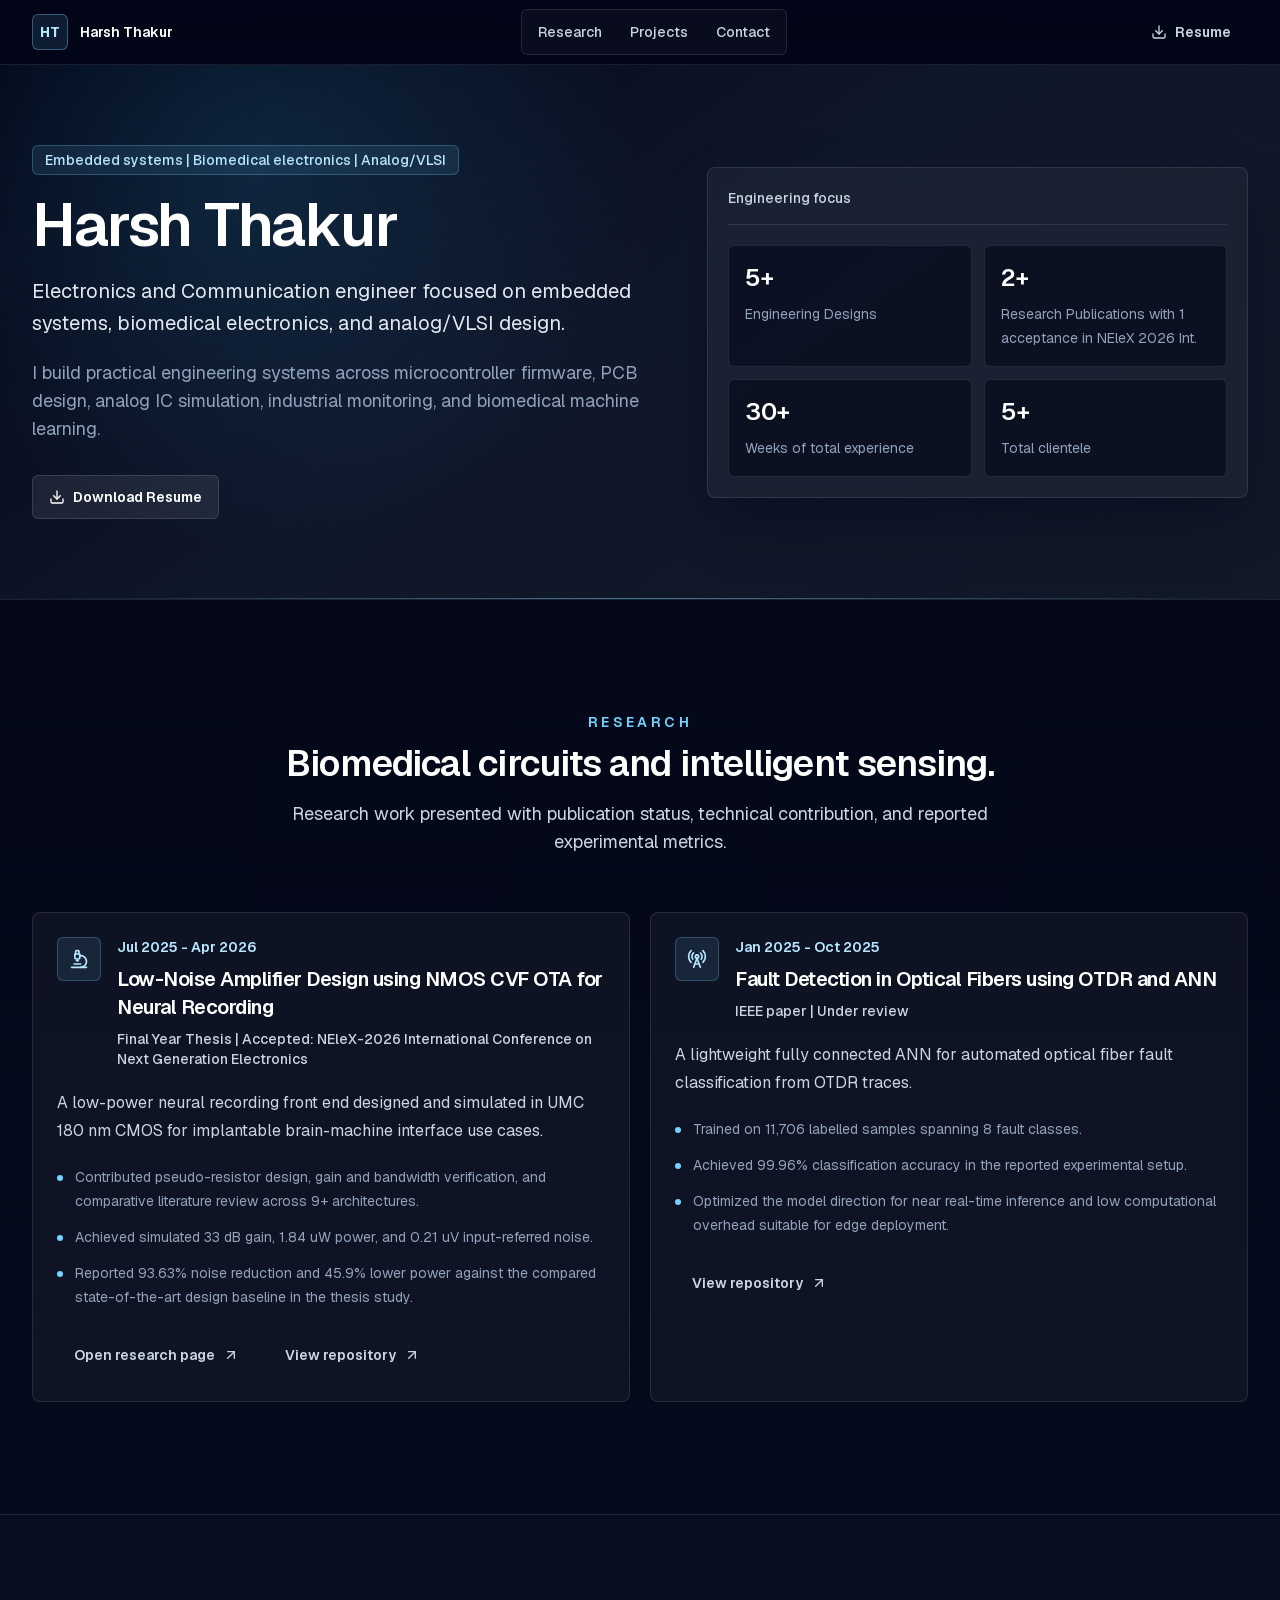
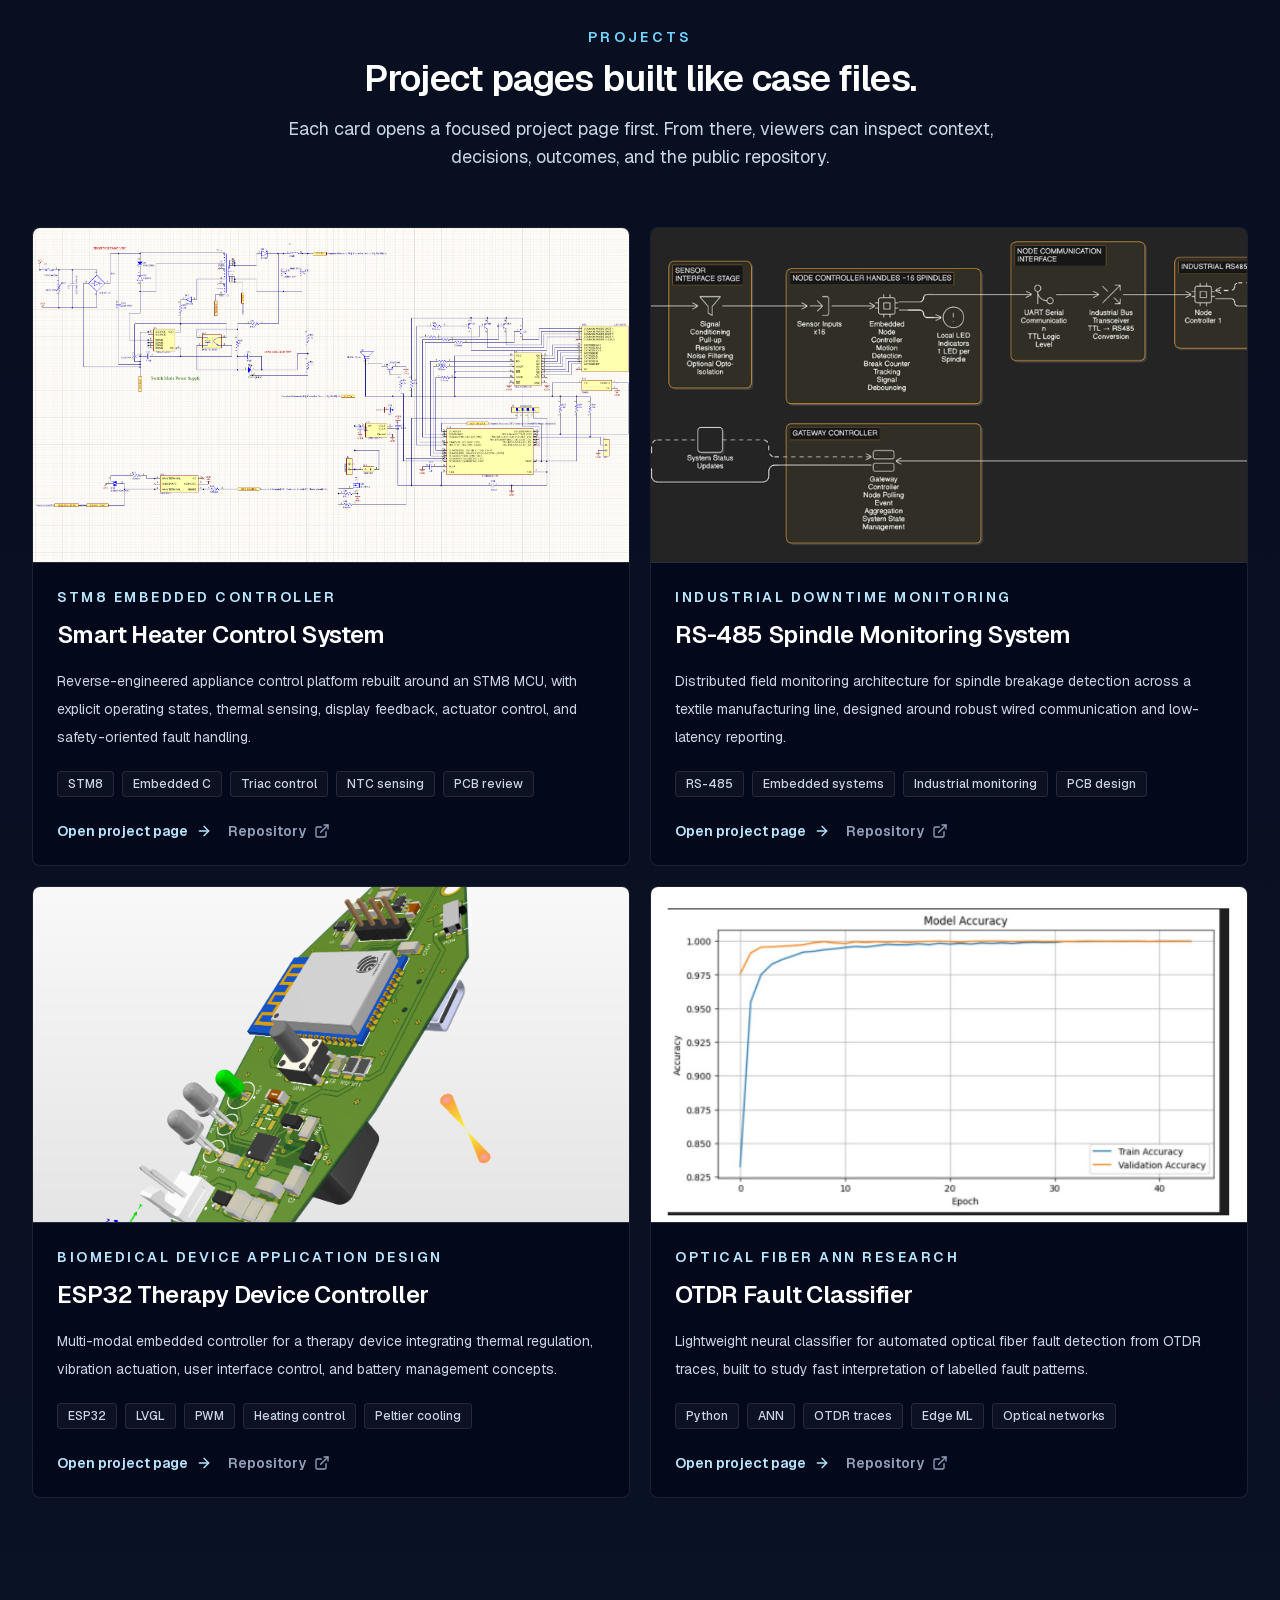
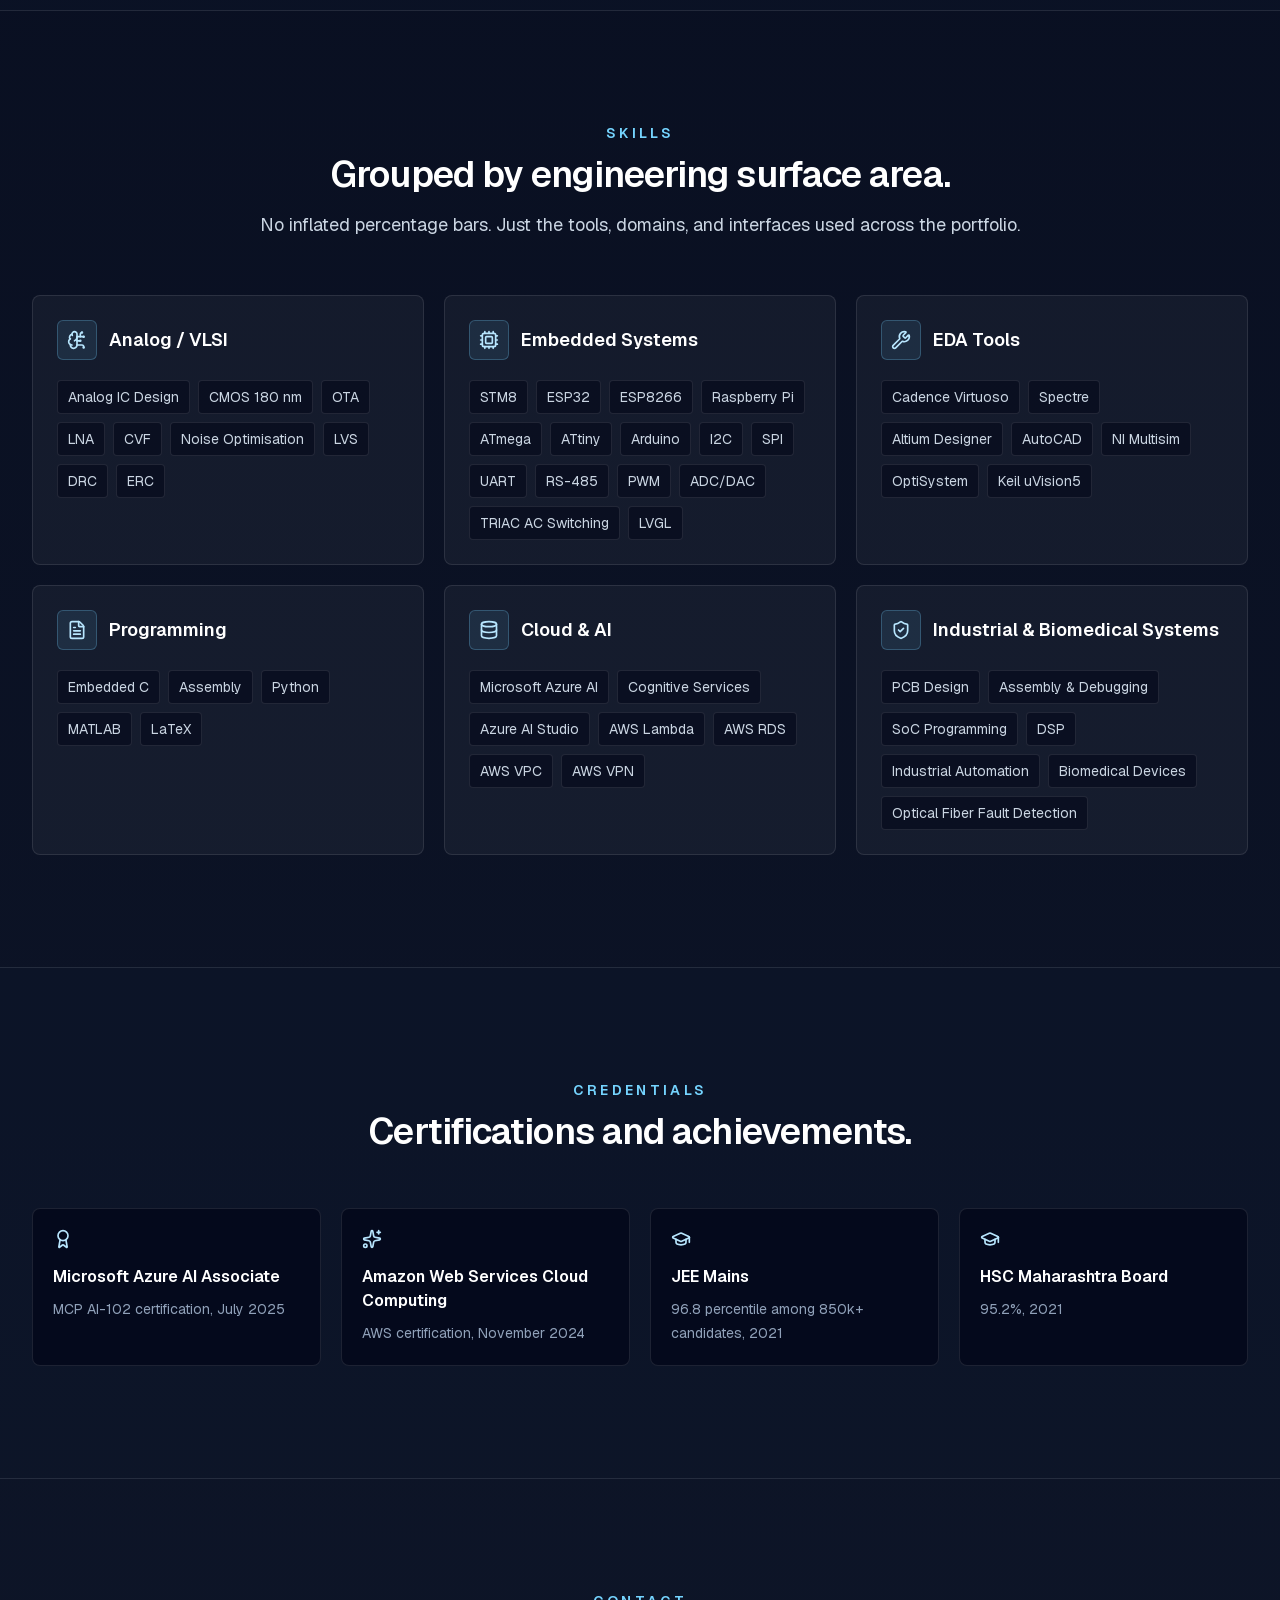
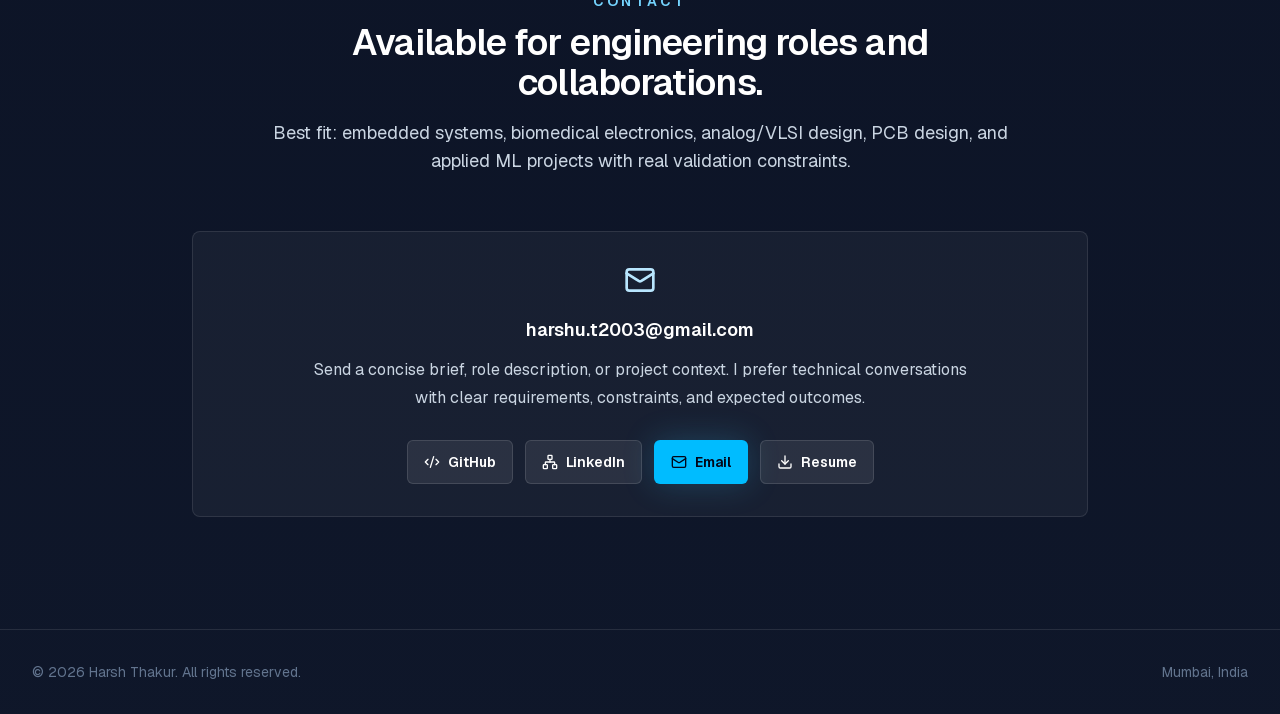
<file: index.html>
<!DOCTYPE html><!--7OKY2HrCNlZPV99GjDunz--><html lang="en" class="__variable_246ccd __variable_c29908 scroll-smooth"><head><meta charSet="utf-8"/><meta name="viewport" content="width=device-width, initial-scale=1"/><link rel="stylesheet" href="/_next/static/css/d57dc7f969da6b76.css" data-precedence="next"/><link rel="preload" as="script" fetchPriority="low" href="/_next/static/chunks/webpack-49c4fa9783c025bd.js"/><script src="/_next/static/chunks/4bd1b696-c023c6e3521b1417.js" async=""></script><script src="/_next/static/chunks/255-81ba70bd132d3eed.js" async=""></script><script src="/_next/static/chunks/main-app-f522895c8cc03403.js" async=""></script><script src="/_next/static/chunks/206-795ea8fd2b514175.js" async=""></script><script src="/_next/static/chunks/app/page-13d0cbe31ad49266.js" async=""></script><meta name="theme-color" content="#020617"/><meta name="color-scheme" content="dark"/><title>Harsh Thakur | Embedded Systems &amp; Biomedical Electronics</title><meta name="description" content="Portfolio of Harsh Thakur, an Electronics and Communication engineer focused on embedded systems, biomedical electronics, analog/VLSI design, PCB design, and applied ML."/><meta name="application-name" content="Harsh Thakur Portfolio"/><meta name="author" content="Harsh Thakur"/><link rel="manifest" href="/site.webmanifest"/><meta name="keywords" content="Harsh Thakur,embedded systems engineer,biomedical electronics,analog VLSI,STM8,ESP32,PCB design,neural recording LNA,continuous glucose monitoring"/><meta name="creator" content="Harsh Thakur"/><link rel="canonical" href="https://harshthakur-51.github.io/"/><meta property="og:title" content="Harsh Thakur | Embedded Systems &amp; Biomedical Electronics"/><meta property="og:description" content="Engineering portfolio covering embedded firmware, PCB design, analog/VLSI research, industrial monitoring, and biomedical machine learning."/><meta property="og:url" content="https://harshthakur-51.github.io/"/><meta property="og:site_name" content="Harsh Thakur Portfolio"/><meta property="og:locale" content="en_IN"/><meta property="og:image" content="https://harshthakur-51.github.io/og-image.svg"/><meta property="og:image:width" content="1200"/><meta property="og:image:height" content="630"/><meta property="og:image:alt" content="Harsh Thakur portfolio preview"/><meta property="og:type" content="website"/><meta name="twitter:card" content="summary_large_image"/><meta name="twitter:title" content="Harsh Thakur | Embedded Systems &amp; Biomedical Electronics"/><meta name="twitter:description" content="Portfolio covering embedded systems, biomedical electronics, analog/VLSI design, and applied ML."/><meta name="twitter:image" content="https://harshthakur-51.github.io/og-image.svg"/><link rel="icon" href="/favicon.ico" type="image/x-icon" sizes="16x16"/><link rel="icon" href="/favicon.ico"/><link rel="icon" href="/icon.svg" type="image/svg+xml"/><link rel="apple-touch-icon" href="/apple-touch-icon.svg" type="image/svg+xml"/><script src="/_next/static/chunks/polyfills-42372ed130431b0a.js" noModule=""></script></head><body><div hidden=""><!--$--><!--/$--></div><header class="sticky top-0 z-50 border-b border-white/10 bg-slate-950/78 backdrop-blur-xl"><div class="mx-auto w-full max-w-7xl px-5 sm:px-6 lg:px-8 flex min-h-16 items-center justify-between gap-4"><a class="group inline-flex items-center gap-3 focus-visible:outline focus-visible:outline-2 focus-visible:outline-offset-4 focus-visible:outline-sky-300" aria-label="Harsh Thakur portfolio home" href="/"><span class="flex size-9 items-center justify-center rounded-md border border-sky-300/35 bg-sky-300/12 text-sm font-bold text-sky-200">HT</span><span class="hidden text-sm font-semibold text-white sm:inline">Harsh Thakur</span></a><nav class="hidden items-center gap-1 rounded-md border border-white/10 bg-white/[0.03] p-1 lg:flex" aria-label="Main navigation"><a class="rounded px-3 py-2 text-sm font-medium text-slate-300 transition hover:bg-white/8 hover:text-white focus-visible:outline focus-visible:outline-2 focus-visible:outline-sky-300" href="/#research">Research</a><a class="rounded px-3 py-2 text-sm font-medium text-slate-300 transition hover:bg-white/8 hover:text-white focus-visible:outline focus-visible:outline-2 focus-visible:outline-sky-300" href="/#projects">Projects</a><a class="rounded px-3 py-2 text-sm font-medium text-slate-300 transition hover:bg-white/8 hover:text-white focus-visible:outline focus-visible:outline-2 focus-visible:outline-sky-300" href="/#contact">Contact</a></nav><a class="inline-flex min-h-11 items-center justify-center gap-2 rounded-md border px-4 py-2.5 text-sm font-semibold transition duration-200 focus-visible:outline focus-visible:outline-2 focus-visible:outline-offset-2 focus-visible:outline-sky-300 border-transparent bg-transparent text-slate-300 hover:bg-white/8 hover:text-white hidden sm:inline-flex" href="/Harsh-Thakur-Resume.pdf" download=""><svg xmlns="http://www.w3.org/2000/svg" width="24" height="24" viewBox="0 0 24 24" fill="none" stroke="currentColor" stroke-width="2" stroke-linecap="round" stroke-linejoin="round" class="lucide lucide-download size-4" aria-hidden="true"><path d="M12 15V3"></path><path d="M21 15v4a2 2 0 0 1-2 2H5a2 2 0 0 1-2-2v-4"></path><path d="m7 10 5 5 5-5"></path></svg>Resume</a></div></header><main><section id="top" class="relative isolate overflow-hidden border-b border-white/10"><div class="absolute inset-0 -z-10 bg-[radial-gradient(circle_at_20%_20%,rgba(56,189,248,0.14),transparent_34%),linear-gradient(145deg,#020617_0%,#0f172a_48%,#111827_100%)]"></div><div class="absolute inset-x-0 bottom-0 -z-10 h-px bg-gradient-to-r from-transparent via-sky-300/50 to-transparent"></div><div class="mx-auto w-full max-w-7xl px-5 sm:px-6 lg:px-8 grid items-center gap-10 py-16 lg:grid-cols-[1.08fr_0.92fr] lg:py-20"><div class="max-w-3xl"><p class="mb-5 inline-flex rounded-md border border-sky-300/25 bg-sky-300/10 px-3 py-1 text-sm font-medium text-sky-200">Embedded systems | Biomedical electronics | Analog/VLSI</p><h1 class="text-4xl font-semibold tracking-tight text-white sm:text-5xl lg:text-6xl">Harsh Thakur</h1><p class="mt-5 max-w-2xl text-xl leading-8 text-slate-200">Electronics and Communication engineer focused on embedded systems, biomedical electronics, and analog/VLSI design.</p><p class="mt-5 max-w-2xl text-base leading-7 text-slate-400 md:text-lg">I build practical engineering systems across microcontroller firmware, PCB design, analog IC simulation, industrial monitoring, and biomedical machine learning.</p><div class="mt-8 flex flex-wrap gap-3"><a class="inline-flex min-h-11 items-center justify-center gap-2 rounded-md border px-4 py-2.5 text-sm font-semibold transition duration-200 focus-visible:outline focus-visible:outline-2 focus-visible:outline-offset-2 focus-visible:outline-sky-300 border-white/12 bg-white/8 text-white hover:border-sky-300/50 hover:bg-white/12 " href="/Harsh-Thakur-Resume.pdf" download=""><svg xmlns="http://www.w3.org/2000/svg" width="24" height="24" viewBox="0 0 24 24" fill="none" stroke="currentColor" stroke-width="2" stroke-linecap="round" stroke-linejoin="round" class="lucide lucide-download size-4" aria-hidden="true"><path d="M12 15V3"></path><path d="M21 15v4a2 2 0 0 1-2 2H5a2 2 0 0 1-2-2v-4"></path><path d="m7 10 5 5 5-5"></path></svg>Download Resume</a></div></div><div class="rounded-lg border border-white/10 bg-white/[0.045] p-5 shadow-2xl shadow-slate-950/50 backdrop-blur"><div class="mb-5 flex items-center justify-between border-b border-white/10 pb-4"><p class="text-sm font-medium text-slate-300">Engineering focus</p></div><div class="grid gap-3 sm:grid-cols-2"><div class="rounded-md border border-white/10 bg-slate-950/55 p-4"><p class="text-2xl font-semibold text-white"><span>0<!-- -->+</span></p><p class="mt-2 text-sm leading-6 text-slate-400">Engineering Designs</p></div><div class="rounded-md border border-white/10 bg-slate-950/55 p-4"><p class="text-2xl font-semibold text-white"><span>0<!-- -->+</span></p><p class="mt-2 text-sm leading-6 text-slate-400">Research Publications with 1 acceptance in NEleX 2026 Int.</p></div><div class="rounded-md border border-white/10 bg-slate-950/55 p-4"><p class="text-2xl font-semibold text-white"><span>0<!-- -->+</span></p><p class="mt-2 text-sm leading-6 text-slate-400">Weeks of total experience</p></div><div class="rounded-md border border-white/10 bg-slate-950/55 p-4"><p class="text-2xl font-semibold text-white"><span>0<!-- -->+</span></p><p class="mt-2 text-sm leading-6 text-slate-400">Total clientele</p></div></div></div></div></section><section id="research" class="py-20 md:py-28"><div class="mx-auto w-full max-w-7xl px-5 sm:px-6 lg:px-8 "><div class="mx-auto mb-10 max-w-3xl text-center md:mb-14"><p class="text-sm font-semibold uppercase tracking-[0.24em] text-sky-300">Research</p><h2 class="mt-3 text-3xl font-semibold tracking-tight text-white md:text-4xl">Biomedical circuits and intelligent sensing.</h2><p class="mt-4 text-base leading-7 text-slate-300 md:text-lg">Research work presented with publication status, technical contribution, and reported experimental metrics.</p></div><div class="grid gap-5 lg:grid-cols-2"><article class="group relative rounded-lg border border-white/10 bg-white/[0.045] p-6 transition duration-200 hover:border-sky-300/40 hover:bg-white/[0.065]"><a aria-label="Open research page for Low-Noise Amplifier Design using NMOS CVF OTA for Neural Recording" class="absolute inset-0 rounded-lg focus-visible:outline focus-visible:outline-2 focus-visible:outline-offset-4 focus-visible:outline-sky-300" href="/research/neural-recording-lna/"></a><div class="relative flex items-start gap-4"><div class="flex size-11 shrink-0 items-center justify-center rounded-md border border-sky-300/25 bg-sky-300/10 text-sky-200"><svg xmlns="http://www.w3.org/2000/svg" width="24" height="24" viewBox="0 0 24 24" fill="none" stroke="currentColor" stroke-width="2" stroke-linecap="round" stroke-linejoin="round" class="lucide lucide-microscope size-5" aria-hidden="true"><path d="M6 18h8"></path><path d="M3 22h18"></path><path d="M14 22a7 7 0 1 0 0-14h-1"></path><path d="M9 14h2"></path><path d="M9 12a2 2 0 0 1-2-2V6h6v4a2 2 0 0 1-2 2Z"></path><path d="M12 6V3a1 1 0 0 0-1-1H9a1 1 0 0 0-1 1v3"></path></svg></div><div><p class="text-sm font-semibold text-sky-200">Jul 2025 - Apr 2026</p><h3 class="mt-2 text-xl font-semibold tracking-tight text-white">Low-Noise Amplifier Design using NMOS CVF OTA for Neural Recording</h3><p class="mt-2 text-sm font-medium text-slate-300">Final Year Thesis | Accepted: NEleX-2026 International Conference on Next Generation Electronics</p></div></div><p class="relative mt-5 text-base leading-7 text-slate-300">A low-power neural recording front end designed and simulated in UMC 180 nm CMOS for implantable brain-machine interface use cases.</p><ul class="relative mt-5 space-y-3"><li class="flex gap-3 text-sm leading-6 text-slate-400"><span class="mt-2.5 size-1.5 shrink-0 rounded-full bg-sky-300"></span><span>Contributed pseudo-resistor design, gain and bandwidth verification, and comparative literature review across 9+ architectures.</span></li><li class="flex gap-3 text-sm leading-6 text-slate-400"><span class="mt-2.5 size-1.5 shrink-0 rounded-full bg-sky-300"></span><span>Achieved simulated 33 dB gain, 1.84 uW power, and 0.21 uV input-referred noise.</span></li><li class="flex gap-3 text-sm leading-6 text-slate-400"><span class="mt-2.5 size-1.5 shrink-0 rounded-full bg-sky-300"></span><span>Reported 93.63% noise reduction and 45.9% lower power against the compared state-of-the-art design baseline in the thesis study.</span></li></ul><div class="relative z-10 mt-6 flex flex-wrap gap-3"><a class="inline-flex min-h-11 items-center justify-center gap-2 rounded-md border px-4 py-2.5 text-sm font-semibold transition duration-200 focus-visible:outline focus-visible:outline-2 focus-visible:outline-offset-2 focus-visible:outline-sky-300 border-transparent bg-transparent text-slate-300 hover:bg-white/8 hover:text-white w-fit" href="/research/neural-recording-lna">Open research page<svg xmlns="http://www.w3.org/2000/svg" width="24" height="24" viewBox="0 0 24 24" fill="none" stroke="currentColor" stroke-width="2" stroke-linecap="round" stroke-linejoin="round" class="lucide lucide-arrow-up-right size-4" aria-hidden="true"><path d="M7 7h10v10"></path><path d="M7 17 17 7"></path></svg></a><a class="inline-flex min-h-11 items-center justify-center gap-2 rounded-md border px-4 py-2.5 text-sm font-semibold transition duration-200 focus-visible:outline focus-visible:outline-2 focus-visible:outline-offset-2 focus-visible:outline-sky-300 border-transparent bg-transparent text-slate-300 hover:bg-white/8 hover:text-white w-fit" href="https://github.com/harshthakur-51/NMOS-CVF-OTA" target="_blank" rel="noopener noreferrer">View repository<svg xmlns="http://www.w3.org/2000/svg" width="24" height="24" viewBox="0 0 24 24" fill="none" stroke="currentColor" stroke-width="2" stroke-linecap="round" stroke-linejoin="round" class="lucide lucide-arrow-up-right size-4" aria-hidden="true"><path d="M7 7h10v10"></path><path d="M7 17 17 7"></path></svg></a></div></article><article class="group relative rounded-lg border border-white/10 bg-white/[0.045] p-6 transition duration-200 hover:border-sky-300/40 hover:bg-white/[0.065]"><div class="relative flex items-start gap-4"><div class="flex size-11 shrink-0 items-center justify-center rounded-md border border-sky-300/25 bg-sky-300/10 text-sky-200"><svg xmlns="http://www.w3.org/2000/svg" width="24" height="24" viewBox="0 0 24 24" fill="none" stroke="currentColor" stroke-width="2" stroke-linecap="round" stroke-linejoin="round" class="lucide lucide-radio-tower size-5" aria-hidden="true"><path d="M4.9 16.1C1 12.2 1 5.8 4.9 1.9"></path><path d="M7.8 4.7a6.14 6.14 0 0 0-.8 7.5"></path><circle cx="12" cy="9" r="2"></circle><path d="M16.2 4.8c2 2 2.26 5.11.8 7.47"></path><path d="M19.1 1.9a9.96 9.96 0 0 1 0 14.1"></path><path d="M9.5 18h5"></path><path d="m8 22 4-11 4 11"></path></svg></div><div><p class="text-sm font-semibold text-sky-200">Jan 2025 - Oct 2025</p><h3 class="mt-2 text-xl font-semibold tracking-tight text-white">Fault Detection in Optical Fibers using OTDR and ANN</h3><p class="mt-2 text-sm font-medium text-slate-300">IEEE paper | Under review</p></div></div><p class="relative mt-5 text-base leading-7 text-slate-300">A lightweight fully connected ANN for automated optical fiber fault classification from OTDR traces.</p><ul class="relative mt-5 space-y-3"><li class="flex gap-3 text-sm leading-6 text-slate-400"><span class="mt-2.5 size-1.5 shrink-0 rounded-full bg-sky-300"></span><span>Trained on 11,706 labelled samples spanning 8 fault classes.</span></li><li class="flex gap-3 text-sm leading-6 text-slate-400"><span class="mt-2.5 size-1.5 shrink-0 rounded-full bg-sky-300"></span><span>Achieved 99.96% classification accuracy in the reported experimental setup.</span></li><li class="flex gap-3 text-sm leading-6 text-slate-400"><span class="mt-2.5 size-1.5 shrink-0 rounded-full bg-sky-300"></span><span>Optimized the model direction for near real-time inference and low computational overhead suitable for edge deployment.</span></li></ul><div class="relative z-10 mt-6 flex flex-wrap gap-3"><a class="inline-flex min-h-11 items-center justify-center gap-2 rounded-md border px-4 py-2.5 text-sm font-semibold transition duration-200 focus-visible:outline focus-visible:outline-2 focus-visible:outline-offset-2 focus-visible:outline-sky-300 border-transparent bg-transparent text-slate-300 hover:bg-white/8 hover:text-white w-fit" href="https://github.com/harshthakur-51/otdr-fault-classifier" target="_blank" rel="noopener noreferrer">View repository<svg xmlns="http://www.w3.org/2000/svg" width="24" height="24" viewBox="0 0 24 24" fill="none" stroke="currentColor" stroke-width="2" stroke-linecap="round" stroke-linejoin="round" class="lucide lucide-arrow-up-right size-4" aria-hidden="true"><path d="M7 7h10v10"></path><path d="M7 17 17 7"></path></svg></a></div></article></div></div></section><section id="projects" class="border-y border-white/10 bg-slate-900/30 py-20 md:py-28"><div class="mx-auto w-full max-w-7xl px-5 sm:px-6 lg:px-8 "><div class="mx-auto mb-10 max-w-3xl text-center md:mb-14"><p class="text-sm font-semibold uppercase tracking-[0.24em] text-sky-300">Projects</p><h2 class="mt-3 text-3xl font-semibold tracking-tight text-white md:text-4xl">Project pages built like case files.</h2><p class="mt-4 text-base leading-7 text-slate-300 md:text-lg">Each card opens a focused project page first. From there, viewers can inspect context, decisions, outcomes, and the public repository.</p></div><div class="grid gap-5 md:grid-cols-2"><div class="" style="opacity:0;transform:translateY(18px)"><article class="group flex h-full flex-col overflow-hidden rounded-lg border border-white/10 bg-slate-950/72 transition duration-300 hover:-translate-y-1 hover:border-sky-300/45 hover:shadow-2xl hover:shadow-sky-950/25"><a class="block focus-visible:outline focus-visible:outline-2 focus-visible:outline-offset-2 focus-visible:outline-sky-300" aria-label="Open project page for Smart Heater Control System" href="/projects/smart-heater-control-system/"><div class="relative aspect-[16/9] overflow-hidden border-b border-white/10 bg-slate-900"><img alt="" loading="lazy" decoding="async" data-nimg="fill" class="absolute inset-0 h-full w-full object-cover transition duration-500 group-hover:scale-105 group-hover:opacity-0" style="position:absolute;height:100%;width:100%;left:0;top:0;right:0;bottom:0;color:transparent" src="/images/smart-heater-schematic.png"/><img alt="" loading="lazy" decoding="async" data-nimg="fill" class="absolute inset-0 h-full w-full object-cover opacity-0 transition duration-500 group-hover:scale-105 group-hover:opacity-100" style="position:absolute;height:100%;width:100%;left:0;top:0;right:0;bottom:0;color:transparent" src="/images/smart-heater-hover.svg"/></div></a><div class="flex flex-1 flex-col p-6"><p class="text-sm font-semibold uppercase tracking-[0.18em] text-sky-200">STM8 embedded controller</p><h3 class="mt-3 text-2xl font-semibold tracking-tight text-white">Smart Heater Control System</h3><p class="mt-4 text-sm leading-7 text-slate-300">Reverse-engineered appliance control platform rebuilt around an STM8 MCU, with explicit operating states, thermal sensing, display feedback, actuator control, and safety-oriented fault handling.</p><div class="mt-5 flex flex-wrap gap-2"><span class="rounded border border-white/10 bg-white/[0.04] px-2.5 py-1 text-xs font-medium text-slate-300">STM8</span><span class="rounded border border-white/10 bg-white/[0.04] px-2.5 py-1 text-xs font-medium text-slate-300">Embedded C</span><span class="rounded border border-white/10 bg-white/[0.04] px-2.5 py-1 text-xs font-medium text-slate-300">Triac control</span><span class="rounded border border-white/10 bg-white/[0.04] px-2.5 py-1 text-xs font-medium text-slate-300">NTC sensing</span><span class="rounded border border-white/10 bg-white/[0.04] px-2.5 py-1 text-xs font-medium text-slate-300">PCB review</span></div><div class="mt-auto flex flex-wrap items-center gap-4 pt-6 text-sm font-semibold"><a class="inline-flex items-center gap-2 text-sky-200 transition hover:text-sky-100 focus-visible:outline focus-visible:outline-2 focus-visible:outline-offset-4 focus-visible:outline-sky-300" href="/projects/smart-heater-control-system/">Open project page<svg xmlns="http://www.w3.org/2000/svg" width="24" height="24" viewBox="0 0 24 24" fill="none" stroke="currentColor" stroke-width="2" stroke-linecap="round" stroke-linejoin="round" class="lucide lucide-arrow-right size-4" aria-hidden="true"><path d="M5 12h14"></path><path d="m12 5 7 7-7 7"></path></svg></a><a href="https://github.com/harshthakur-51/smart-heater-controlsystem" target="_blank" rel="noopener noreferrer" class="inline-flex items-center gap-2 text-slate-400 transition hover:text-white focus-visible:outline focus-visible:outline-2 focus-visible:outline-offset-4 focus-visible:outline-sky-300">Repository<svg xmlns="http://www.w3.org/2000/svg" width="24" height="24" viewBox="0 0 24 24" fill="none" stroke="currentColor" stroke-width="2" stroke-linecap="round" stroke-linejoin="round" class="lucide lucide-external-link size-4" aria-hidden="true"><path d="M15 3h6v6"></path><path d="M10 14 21 3"></path><path d="M18 13v6a2 2 0 0 1-2 2H5a2 2 0 0 1-2-2V8a2 2 0 0 1 2-2h6"></path></svg></a></div></div></article></div><div class="" style="opacity:0;transform:translateY(18px)"><article class="group flex h-full flex-col overflow-hidden rounded-lg border border-white/10 bg-slate-950/72 transition duration-300 hover:-translate-y-1 hover:border-sky-300/45 hover:shadow-2xl hover:shadow-sky-950/25"><a class="block focus-visible:outline focus-visible:outline-2 focus-visible:outline-offset-2 focus-visible:outline-sky-300" aria-label="Open project page for RS-485 Spindle Monitoring System" href="/projects/rs485-spindle-monitoring-system/"><div class="relative aspect-[16/9] overflow-hidden border-b border-white/10 bg-slate-900"><img alt="" loading="lazy" decoding="async" data-nimg="fill" class="absolute inset-0 h-full w-full object-cover transition duration-500 group-hover:scale-105 group-hover:opacity-0" style="position:absolute;height:100%;width:100%;left:0;top:0;right:0;bottom:0;color:transparent" src="/images/rs485-architecture.png"/><img alt="" loading="lazy" decoding="async" data-nimg="fill" class="absolute inset-0 h-full w-full object-cover opacity-0 transition duration-500 group-hover:scale-105 group-hover:opacity-100" style="position:absolute;height:100%;width:100%;left:0;top:0;right:0;bottom:0;color:transparent" src="/images/rs485-hover.svg"/></div></a><div class="flex flex-1 flex-col p-6"><p class="text-sm font-semibold uppercase tracking-[0.18em] text-sky-200">Industrial downtime monitoring</p><h3 class="mt-3 text-2xl font-semibold tracking-tight text-white">RS-485 Spindle Monitoring System</h3><p class="mt-4 text-sm leading-7 text-slate-300">Distributed field monitoring architecture for spindle breakage detection across a textile manufacturing line, designed around robust wired communication and low-latency reporting.</p><div class="mt-5 flex flex-wrap gap-2"><span class="rounded border border-white/10 bg-white/[0.04] px-2.5 py-1 text-xs font-medium text-slate-300">RS-485</span><span class="rounded border border-white/10 bg-white/[0.04] px-2.5 py-1 text-xs font-medium text-slate-300">Embedded systems</span><span class="rounded border border-white/10 bg-white/[0.04] px-2.5 py-1 text-xs font-medium text-slate-300">Industrial monitoring</span><span class="rounded border border-white/10 bg-white/[0.04] px-2.5 py-1 text-xs font-medium text-slate-300">PCB design</span></div><div class="mt-auto flex flex-wrap items-center gap-4 pt-6 text-sm font-semibold"><a class="inline-flex items-center gap-2 text-sky-200 transition hover:text-sky-100 focus-visible:outline focus-visible:outline-2 focus-visible:outline-offset-4 focus-visible:outline-sky-300" href="/projects/rs485-spindle-monitoring-system/">Open project page<svg xmlns="http://www.w3.org/2000/svg" width="24" height="24" viewBox="0 0 24 24" fill="none" stroke="currentColor" stroke-width="2" stroke-linecap="round" stroke-linejoin="round" class="lucide lucide-arrow-right size-4" aria-hidden="true"><path d="M5 12h14"></path><path d="m12 5 7 7-7 7"></path></svg></a><a href="https://github.com/harshthakur-51/rs485-spindle-monitoring-system" target="_blank" rel="noopener noreferrer" class="inline-flex items-center gap-2 text-slate-400 transition hover:text-white focus-visible:outline focus-visible:outline-2 focus-visible:outline-offset-4 focus-visible:outline-sky-300">Repository<svg xmlns="http://www.w3.org/2000/svg" width="24" height="24" viewBox="0 0 24 24" fill="none" stroke="currentColor" stroke-width="2" stroke-linecap="round" stroke-linejoin="round" class="lucide lucide-external-link size-4" aria-hidden="true"><path d="M15 3h6v6"></path><path d="M10 14 21 3"></path><path d="M18 13v6a2 2 0 0 1-2 2H5a2 2 0 0 1-2-2V8a2 2 0 0 1 2-2h6"></path></svg></a></div></div></article></div><div class="" style="opacity:0;transform:translateY(18px)"><article class="group flex h-full flex-col overflow-hidden rounded-lg border border-white/10 bg-slate-950/72 transition duration-300 hover:-translate-y-1 hover:border-sky-300/45 hover:shadow-2xl hover:shadow-sky-950/25"><a class="block focus-visible:outline focus-visible:outline-2 focus-visible:outline-offset-2 focus-visible:outline-sky-300" aria-label="Open project page for ESP32 Therapy Device Controller" href="/projects/esp32-therapy-device-controller/"><div class="relative aspect-[16/9] overflow-hidden border-b border-white/10 bg-slate-900"><img alt="" loading="lazy" decoding="async" data-nimg="fill" class="absolute inset-0 h-full w-full object-cover transition duration-500 group-hover:scale-105 group-hover:opacity-0" style="position:absolute;height:100%;width:100%;left:0;top:0;right:0;bottom:0;color:transparent" src="/images/esp32-therapy-pcb-render.png"/><img alt="" loading="lazy" decoding="async" data-nimg="fill" class="absolute inset-0 h-full w-full object-cover opacity-0 transition duration-500 group-hover:scale-105 group-hover:opacity-100" style="position:absolute;height:100%;width:100%;left:0;top:0;right:0;bottom:0;color:transparent" src="/images/esp32-therapy-tested-board.jpeg"/></div></a><div class="flex flex-1 flex-col p-6"><p class="text-sm font-semibold uppercase tracking-[0.18em] text-sky-200">Biomedical device application design</p><h3 class="mt-3 text-2xl font-semibold tracking-tight text-white">ESP32 Therapy Device Controller</h3><p class="mt-4 text-sm leading-7 text-slate-300">Multi-modal embedded controller for a therapy device integrating thermal regulation, vibration actuation, user interface control, and battery management concepts.</p><div class="mt-5 flex flex-wrap gap-2"><span class="rounded border border-white/10 bg-white/[0.04] px-2.5 py-1 text-xs font-medium text-slate-300">ESP32</span><span class="rounded border border-white/10 bg-white/[0.04] px-2.5 py-1 text-xs font-medium text-slate-300">LVGL</span><span class="rounded border border-white/10 bg-white/[0.04] px-2.5 py-1 text-xs font-medium text-slate-300">PWM</span><span class="rounded border border-white/10 bg-white/[0.04] px-2.5 py-1 text-xs font-medium text-slate-300">Heating control</span><span class="rounded border border-white/10 bg-white/[0.04] px-2.5 py-1 text-xs font-medium text-slate-300">Peltier cooling</span></div><div class="mt-auto flex flex-wrap items-center gap-4 pt-6 text-sm font-semibold"><a class="inline-flex items-center gap-2 text-sky-200 transition hover:text-sky-100 focus-visible:outline focus-visible:outline-2 focus-visible:outline-offset-4 focus-visible:outline-sky-300" href="/projects/esp32-therapy-device-controller/">Open project page<svg xmlns="http://www.w3.org/2000/svg" width="24" height="24" viewBox="0 0 24 24" fill="none" stroke="currentColor" stroke-width="2" stroke-linecap="round" stroke-linejoin="round" class="lucide lucide-arrow-right size-4" aria-hidden="true"><path d="M5 12h14"></path><path d="m12 5 7 7-7 7"></path></svg></a><a href="https://github.com/harshthakur-51/esp32-therapy-device-controller" target="_blank" rel="noopener noreferrer" class="inline-flex items-center gap-2 text-slate-400 transition hover:text-white focus-visible:outline focus-visible:outline-2 focus-visible:outline-offset-4 focus-visible:outline-sky-300">Repository<svg xmlns="http://www.w3.org/2000/svg" width="24" height="24" viewBox="0 0 24 24" fill="none" stroke="currentColor" stroke-width="2" stroke-linecap="round" stroke-linejoin="round" class="lucide lucide-external-link size-4" aria-hidden="true"><path d="M15 3h6v6"></path><path d="M10 14 21 3"></path><path d="M18 13v6a2 2 0 0 1-2 2H5a2 2 0 0 1-2-2V8a2 2 0 0 1 2-2h6"></path></svg></a></div></div></article></div><div class="" style="opacity:0;transform:translateY(18px)"><article class="group flex h-full flex-col overflow-hidden rounded-lg border border-white/10 bg-slate-950/72 transition duration-300 hover:-translate-y-1 hover:border-sky-300/45 hover:shadow-2xl hover:shadow-sky-950/25"><a class="block focus-visible:outline focus-visible:outline-2 focus-visible:outline-offset-2 focus-visible:outline-sky-300" aria-label="Open project page for OTDR Fault Classifier" href="/projects/otdr-fault-classifier/"><div class="relative aspect-[16/9] overflow-hidden border-b border-white/10 bg-slate-900"><img alt="" loading="lazy" decoding="async" data-nimg="fill" class="absolute inset-0 h-full w-full object-cover transition duration-500 group-hover:scale-105 group-hover:opacity-0" style="position:absolute;height:100%;width:100%;left:0;top:0;right:0;bottom:0;color:transparent" src="/images/otdr-accuracy.png"/><img alt="" loading="lazy" decoding="async" data-nimg="fill" class="absolute inset-0 h-full w-full object-cover opacity-0 transition duration-500 group-hover:scale-105 group-hover:opacity-100" style="position:absolute;height:100%;width:100%;left:0;top:0;right:0;bottom:0;color:transparent" src="/images/otdr-confusion-matrix.png"/></div></a><div class="flex flex-1 flex-col p-6"><p class="text-sm font-semibold uppercase tracking-[0.18em] text-sky-200">Optical fiber ANN research</p><h3 class="mt-3 text-2xl font-semibold tracking-tight text-white">OTDR Fault Classifier</h3><p class="mt-4 text-sm leading-7 text-slate-300">Lightweight neural classifier for automated optical fiber fault detection from OTDR traces, built to study fast interpretation of labelled fault patterns.</p><div class="mt-5 flex flex-wrap gap-2"><span class="rounded border border-white/10 bg-white/[0.04] px-2.5 py-1 text-xs font-medium text-slate-300">Python</span><span class="rounded border border-white/10 bg-white/[0.04] px-2.5 py-1 text-xs font-medium text-slate-300">ANN</span><span class="rounded border border-white/10 bg-white/[0.04] px-2.5 py-1 text-xs font-medium text-slate-300">OTDR traces</span><span class="rounded border border-white/10 bg-white/[0.04] px-2.5 py-1 text-xs font-medium text-slate-300">Edge ML</span><span class="rounded border border-white/10 bg-white/[0.04] px-2.5 py-1 text-xs font-medium text-slate-300">Optical networks</span></div><div class="mt-auto flex flex-wrap items-center gap-4 pt-6 text-sm font-semibold"><a class="inline-flex items-center gap-2 text-sky-200 transition hover:text-sky-100 focus-visible:outline focus-visible:outline-2 focus-visible:outline-offset-4 focus-visible:outline-sky-300" href="/projects/otdr-fault-classifier/">Open project page<svg xmlns="http://www.w3.org/2000/svg" width="24" height="24" viewBox="0 0 24 24" fill="none" stroke="currentColor" stroke-width="2" stroke-linecap="round" stroke-linejoin="round" class="lucide lucide-arrow-right size-4" aria-hidden="true"><path d="M5 12h14"></path><path d="m12 5 7 7-7 7"></path></svg></a><a href="https://github.com/harshthakur-51/otdr-fault-classifier" target="_blank" rel="noopener noreferrer" class="inline-flex items-center gap-2 text-slate-400 transition hover:text-white focus-visible:outline focus-visible:outline-2 focus-visible:outline-offset-4 focus-visible:outline-sky-300">Repository<svg xmlns="http://www.w3.org/2000/svg" width="24" height="24" viewBox="0 0 24 24" fill="none" stroke="currentColor" stroke-width="2" stroke-linecap="round" stroke-linejoin="round" class="lucide lucide-external-link size-4" aria-hidden="true"><path d="M15 3h6v6"></path><path d="M10 14 21 3"></path><path d="M18 13v6a2 2 0 0 1-2 2H5a2 2 0 0 1-2-2V8a2 2 0 0 1 2-2h6"></path></svg></a></div></div></article></div></div></div></section><section id="skills" class="py-20 md:py-28"><div class="mx-auto w-full max-w-7xl px-5 sm:px-6 lg:px-8 "><div class="mx-auto mb-10 max-w-3xl text-center md:mb-14"><p class="text-sm font-semibold uppercase tracking-[0.24em] text-sky-300">Skills</p><h2 class="mt-3 text-3xl font-semibold tracking-tight text-white md:text-4xl">Grouped by engineering surface area.</h2><p class="mt-4 text-base leading-7 text-slate-300 md:text-lg">No inflated percentage bars. Just the tools, domains, and interfaces used across the portfolio.</p></div><div class="grid gap-5 md:grid-cols-2 xl:grid-cols-3"><article class="rounded-lg border border-white/10 bg-white/[0.045] p-6"><div class="flex items-center gap-3"><div class="flex size-10 items-center justify-center rounded-md border border-sky-300/25 bg-sky-300/10 text-sky-200"><svg xmlns="http://www.w3.org/2000/svg" width="24" height="24" viewBox="0 0 24 24" fill="none" stroke="currentColor" stroke-width="2" stroke-linecap="round" stroke-linejoin="round" class="lucide lucide-brain-circuit size-5" aria-hidden="true"><path d="M12 5a3 3 0 1 0-5.997.125 4 4 0 0 0-2.526 5.77 4 4 0 0 0 .556 6.588A4 4 0 1 0 12 18Z"></path><path d="M9 13a4.5 4.5 0 0 0 3-4"></path><path d="M6.003 5.125A3 3 0 0 0 6.401 6.5"></path><path d="M3.477 10.896a4 4 0 0 1 .585-.396"></path><path d="M6 18a4 4 0 0 1-1.967-.516"></path><path d="M12 13h4"></path><path d="M12 18h6a2 2 0 0 1 2 2v1"></path><path d="M12 8h8"></path><path d="M16 8V5a2 2 0 0 1 2-2"></path><circle cx="16" cy="13" r=".5"></circle><circle cx="18" cy="3" r=".5"></circle><circle cx="20" cy="21" r=".5"></circle><circle cx="20" cy="8" r=".5"></circle></svg></div><h3 class="text-lg font-semibold text-white">Analog / VLSI</h3></div><div class="mt-5 flex flex-wrap gap-2"><span class="rounded border border-white/10 bg-slate-950/55 px-2.5 py-1.5 text-sm text-slate-300">Analog IC Design</span><span class="rounded border border-white/10 bg-slate-950/55 px-2.5 py-1.5 text-sm text-slate-300">CMOS 180 nm</span><span class="rounded border border-white/10 bg-slate-950/55 px-2.5 py-1.5 text-sm text-slate-300">OTA</span><span class="rounded border border-white/10 bg-slate-950/55 px-2.5 py-1.5 text-sm text-slate-300">LNA</span><span class="rounded border border-white/10 bg-slate-950/55 px-2.5 py-1.5 text-sm text-slate-300">CVF</span><span class="rounded border border-white/10 bg-slate-950/55 px-2.5 py-1.5 text-sm text-slate-300">Noise Optimisation</span><span class="rounded border border-white/10 bg-slate-950/55 px-2.5 py-1.5 text-sm text-slate-300">LVS</span><span class="rounded border border-white/10 bg-slate-950/55 px-2.5 py-1.5 text-sm text-slate-300">DRC</span><span class="rounded border border-white/10 bg-slate-950/55 px-2.5 py-1.5 text-sm text-slate-300">ERC</span></div></article><article class="rounded-lg border border-white/10 bg-white/[0.045] p-6"><div class="flex items-center gap-3"><div class="flex size-10 items-center justify-center rounded-md border border-sky-300/25 bg-sky-300/10 text-sky-200"><svg xmlns="http://www.w3.org/2000/svg" width="24" height="24" viewBox="0 0 24 24" fill="none" stroke="currentColor" stroke-width="2" stroke-linecap="round" stroke-linejoin="round" class="lucide lucide-cpu size-5" aria-hidden="true"><path d="M12 20v2"></path><path d="M12 2v2"></path><path d="M17 20v2"></path><path d="M17 2v2"></path><path d="M2 12h2"></path><path d="M2 17h2"></path><path d="M2 7h2"></path><path d="M20 12h2"></path><path d="M20 17h2"></path><path d="M20 7h2"></path><path d="M7 20v2"></path><path d="M7 2v2"></path><rect x="4" y="4" width="16" height="16" rx="2"></rect><rect x="8" y="8" width="8" height="8" rx="1"></rect></svg></div><h3 class="text-lg font-semibold text-white">Embedded Systems</h3></div><div class="mt-5 flex flex-wrap gap-2"><span class="rounded border border-white/10 bg-slate-950/55 px-2.5 py-1.5 text-sm text-slate-300">STM8</span><span class="rounded border border-white/10 bg-slate-950/55 px-2.5 py-1.5 text-sm text-slate-300">ESP32</span><span class="rounded border border-white/10 bg-slate-950/55 px-2.5 py-1.5 text-sm text-slate-300">ESP8266</span><span class="rounded border border-white/10 bg-slate-950/55 px-2.5 py-1.5 text-sm text-slate-300">Raspberry Pi</span><span class="rounded border border-white/10 bg-slate-950/55 px-2.5 py-1.5 text-sm text-slate-300">ATmega</span><span class="rounded border border-white/10 bg-slate-950/55 px-2.5 py-1.5 text-sm text-slate-300">ATtiny</span><span class="rounded border border-white/10 bg-slate-950/55 px-2.5 py-1.5 text-sm text-slate-300">Arduino</span><span class="rounded border border-white/10 bg-slate-950/55 px-2.5 py-1.5 text-sm text-slate-300">I2C</span><span class="rounded border border-white/10 bg-slate-950/55 px-2.5 py-1.5 text-sm text-slate-300">SPI</span><span class="rounded border border-white/10 bg-slate-950/55 px-2.5 py-1.5 text-sm text-slate-300">UART</span><span class="rounded border border-white/10 bg-slate-950/55 px-2.5 py-1.5 text-sm text-slate-300">RS-485</span><span class="rounded border border-white/10 bg-slate-950/55 px-2.5 py-1.5 text-sm text-slate-300">PWM</span><span class="rounded border border-white/10 bg-slate-950/55 px-2.5 py-1.5 text-sm text-slate-300">ADC/DAC</span><span class="rounded border border-white/10 bg-slate-950/55 px-2.5 py-1.5 text-sm text-slate-300">TRIAC AC Switching</span><span class="rounded border border-white/10 bg-slate-950/55 px-2.5 py-1.5 text-sm text-slate-300">LVGL</span></div></article><article class="rounded-lg border border-white/10 bg-white/[0.045] p-6"><div class="flex items-center gap-3"><div class="flex size-10 items-center justify-center rounded-md border border-sky-300/25 bg-sky-300/10 text-sky-200"><svg xmlns="http://www.w3.org/2000/svg" width="24" height="24" viewBox="0 0 24 24" fill="none" stroke="currentColor" stroke-width="2" stroke-linecap="round" stroke-linejoin="round" class="lucide lucide-wrench size-5" aria-hidden="true"><path d="M14.7 6.3a1 1 0 0 0 0 1.4l1.6 1.6a1 1 0 0 0 1.4 0l3.106-3.105c.32-.322.863-.22.983.218a6 6 0 0 1-8.259 7.057l-7.91 7.91a1 1 0 0 1-2.999-3l7.91-7.91a6 6 0 0 1 7.057-8.259c.438.12.54.662.219.984z"></path></svg></div><h3 class="text-lg font-semibold text-white">EDA Tools</h3></div><div class="mt-5 flex flex-wrap gap-2"><span class="rounded border border-white/10 bg-slate-950/55 px-2.5 py-1.5 text-sm text-slate-300">Cadence Virtuoso</span><span class="rounded border border-white/10 bg-slate-950/55 px-2.5 py-1.5 text-sm text-slate-300">Spectre</span><span class="rounded border border-white/10 bg-slate-950/55 px-2.5 py-1.5 text-sm text-slate-300">Altium Designer</span><span class="rounded border border-white/10 bg-slate-950/55 px-2.5 py-1.5 text-sm text-slate-300">AutoCAD</span><span class="rounded border border-white/10 bg-slate-950/55 px-2.5 py-1.5 text-sm text-slate-300">NI Multisim</span><span class="rounded border border-white/10 bg-slate-950/55 px-2.5 py-1.5 text-sm text-slate-300">OptiSystem</span><span class="rounded border border-white/10 bg-slate-950/55 px-2.5 py-1.5 text-sm text-slate-300">Keil uVision5</span></div></article><article class="rounded-lg border border-white/10 bg-white/[0.045] p-6"><div class="flex items-center gap-3"><div class="flex size-10 items-center justify-center rounded-md border border-sky-300/25 bg-sky-300/10 text-sky-200"><svg xmlns="http://www.w3.org/2000/svg" width="24" height="24" viewBox="0 0 24 24" fill="none" stroke="currentColor" stroke-width="2" stroke-linecap="round" stroke-linejoin="round" class="lucide lucide-file-text size-5" aria-hidden="true"><path d="M6 22a2 2 0 0 1-2-2V4a2 2 0 0 1 2-2h8a2.4 2.4 0 0 1 1.704.706l3.588 3.588A2.4 2.4 0 0 1 20 8v12a2 2 0 0 1-2 2z"></path><path d="M14 2v5a1 1 0 0 0 1 1h5"></path><path d="M10 9H8"></path><path d="M16 13H8"></path><path d="M16 17H8"></path></svg></div><h3 class="text-lg font-semibold text-white">Programming</h3></div><div class="mt-5 flex flex-wrap gap-2"><span class="rounded border border-white/10 bg-slate-950/55 px-2.5 py-1.5 text-sm text-slate-300">Embedded C</span><span class="rounded border border-white/10 bg-slate-950/55 px-2.5 py-1.5 text-sm text-slate-300">Assembly</span><span class="rounded border border-white/10 bg-slate-950/55 px-2.5 py-1.5 text-sm text-slate-300">Python</span><span class="rounded border border-white/10 bg-slate-950/55 px-2.5 py-1.5 text-sm text-slate-300">MATLAB</span><span class="rounded border border-white/10 bg-slate-950/55 px-2.5 py-1.5 text-sm text-slate-300">LaTeX</span></div></article><article class="rounded-lg border border-white/10 bg-white/[0.045] p-6"><div class="flex items-center gap-3"><div class="flex size-10 items-center justify-center rounded-md border border-sky-300/25 bg-sky-300/10 text-sky-200"><svg xmlns="http://www.w3.org/2000/svg" width="24" height="24" viewBox="0 0 24 24" fill="none" stroke="currentColor" stroke-width="2" stroke-linecap="round" stroke-linejoin="round" class="lucide lucide-database size-5" aria-hidden="true"><ellipse cx="12" cy="5" rx="9" ry="3"></ellipse><path d="M3 5V19A9 3 0 0 0 21 19V5"></path><path d="M3 12A9 3 0 0 0 21 12"></path></svg></div><h3 class="text-lg font-semibold text-white">Cloud &amp; AI</h3></div><div class="mt-5 flex flex-wrap gap-2"><span class="rounded border border-white/10 bg-slate-950/55 px-2.5 py-1.5 text-sm text-slate-300">Microsoft Azure AI</span><span class="rounded border border-white/10 bg-slate-950/55 px-2.5 py-1.5 text-sm text-slate-300">Cognitive Services</span><span class="rounded border border-white/10 bg-slate-950/55 px-2.5 py-1.5 text-sm text-slate-300">Azure AI Studio</span><span class="rounded border border-white/10 bg-slate-950/55 px-2.5 py-1.5 text-sm text-slate-300">AWS Lambda</span><span class="rounded border border-white/10 bg-slate-950/55 px-2.5 py-1.5 text-sm text-slate-300">AWS RDS</span><span class="rounded border border-white/10 bg-slate-950/55 px-2.5 py-1.5 text-sm text-slate-300">AWS VPC</span><span class="rounded border border-white/10 bg-slate-950/55 px-2.5 py-1.5 text-sm text-slate-300">AWS VPN</span></div></article><article class="rounded-lg border border-white/10 bg-white/[0.045] p-6"><div class="flex items-center gap-3"><div class="flex size-10 items-center justify-center rounded-md border border-sky-300/25 bg-sky-300/10 text-sky-200"><svg xmlns="http://www.w3.org/2000/svg" width="24" height="24" viewBox="0 0 24 24" fill="none" stroke="currentColor" stroke-width="2" stroke-linecap="round" stroke-linejoin="round" class="lucide lucide-shield-check size-5" aria-hidden="true"><path d="M20 13c0 5-3.5 7.5-7.66 8.95a1 1 0 0 1-.67-.01C7.5 20.5 4 18 4 13V6a1 1 0 0 1 1-1c2 0 4.5-1.2 6.24-2.72a1.17 1.17 0 0 1 1.52 0C14.51 3.81 17 5 19 5a1 1 0 0 1 1 1z"></path><path d="m9 12 2 2 4-4"></path></svg></div><h3 class="text-lg font-semibold text-white">Industrial &amp; Biomedical Systems</h3></div><div class="mt-5 flex flex-wrap gap-2"><span class="rounded border border-white/10 bg-slate-950/55 px-2.5 py-1.5 text-sm text-slate-300">PCB Design</span><span class="rounded border border-white/10 bg-slate-950/55 px-2.5 py-1.5 text-sm text-slate-300">Assembly &amp; Debugging</span><span class="rounded border border-white/10 bg-slate-950/55 px-2.5 py-1.5 text-sm text-slate-300">SoC Programming</span><span class="rounded border border-white/10 bg-slate-950/55 px-2.5 py-1.5 text-sm text-slate-300">DSP</span><span class="rounded border border-white/10 bg-slate-950/55 px-2.5 py-1.5 text-sm text-slate-300">Industrial Automation</span><span class="rounded border border-white/10 bg-slate-950/55 px-2.5 py-1.5 text-sm text-slate-300">Biomedical Devices</span><span class="rounded border border-white/10 bg-slate-950/55 px-2.5 py-1.5 text-sm text-slate-300">Optical Fiber Fault Detection</span></div></article></div></div></section><section class="border-y border-white/10 bg-slate-900/30 py-20 md:py-28"><div class="mx-auto w-full max-w-7xl px-5 sm:px-6 lg:px-8 "><div class="mx-auto mb-10 max-w-3xl text-center md:mb-14"><p class="text-sm font-semibold uppercase tracking-[0.24em] text-sky-300">Credentials</p><h2 class="mt-3 text-3xl font-semibold tracking-tight text-white md:text-4xl">Certifications and achievements.</h2></div><div class="grid gap-5 md:grid-cols-2 xl:grid-cols-4"><article class="rounded-lg border border-white/10 bg-slate-950/72 p-5"><svg xmlns="http://www.w3.org/2000/svg" width="24" height="24" viewBox="0 0 24 24" fill="none" stroke="currentColor" stroke-width="2" stroke-linecap="round" stroke-linejoin="round" class="lucide lucide-award size-5 text-sky-200" aria-hidden="true"><path d="m15.477 12.89 1.515 8.526a.5.5 0 0 1-.81.47l-3.58-2.687a1 1 0 0 0-1.197 0l-3.586 2.686a.5.5 0 0 1-.81-.469l1.514-8.526"></path><circle cx="12" cy="8" r="6"></circle></svg><h3 class="mt-4 text-base font-semibold text-white">Microsoft Azure AI Associate</h3><p class="mt-2 text-sm leading-6 text-slate-400">MCP AI-102 certification, July 2025</p></article><article class="rounded-lg border border-white/10 bg-slate-950/72 p-5"><svg xmlns="http://www.w3.org/2000/svg" width="24" height="24" viewBox="0 0 24 24" fill="none" stroke="currentColor" stroke-width="2" stroke-linecap="round" stroke-linejoin="round" class="lucide lucide-sparkles size-5 text-sky-200" aria-hidden="true"><path d="M11.017 2.814a1 1 0 0 1 1.966 0l1.051 5.558a2 2 0 0 0 1.594 1.594l5.558 1.051a1 1 0 0 1 0 1.966l-5.558 1.051a2 2 0 0 0-1.594 1.594l-1.051 5.558a1 1 0 0 1-1.966 0l-1.051-5.558a2 2 0 0 0-1.594-1.594l-5.558-1.051a1 1 0 0 1 0-1.966l5.558-1.051a2 2 0 0 0 1.594-1.594z"></path><path d="M20 2v4"></path><path d="M22 4h-4"></path><circle cx="4" cy="20" r="2"></circle></svg><h3 class="mt-4 text-base font-semibold text-white">Amazon Web Services Cloud Computing</h3><p class="mt-2 text-sm leading-6 text-slate-400">AWS certification, November 2024</p></article><article class="rounded-lg border border-white/10 bg-slate-950/72 p-5"><svg xmlns="http://www.w3.org/2000/svg" width="24" height="24" viewBox="0 0 24 24" fill="none" stroke="currentColor" stroke-width="2" stroke-linecap="round" stroke-linejoin="round" class="lucide lucide-graduation-cap size-5 text-sky-200" aria-hidden="true"><path d="M21.42 10.922a1 1 0 0 0-.019-1.838L12.83 5.18a2 2 0 0 0-1.66 0L2.6 9.08a1 1 0 0 0 0 1.832l8.57 3.908a2 2 0 0 0 1.66 0z"></path><path d="M22 10v6"></path><path d="M6 12.5V16a6 3 0 0 0 12 0v-3.5"></path></svg><h3 class="mt-4 text-base font-semibold text-white">JEE Mains</h3><p class="mt-2 text-sm leading-6 text-slate-400">96.8 percentile among 850k+ candidates, 2021</p></article><article class="rounded-lg border border-white/10 bg-slate-950/72 p-5"><svg xmlns="http://www.w3.org/2000/svg" width="24" height="24" viewBox="0 0 24 24" fill="none" stroke="currentColor" stroke-width="2" stroke-linecap="round" stroke-linejoin="round" class="lucide lucide-graduation-cap size-5 text-sky-200" aria-hidden="true"><path d="M21.42 10.922a1 1 0 0 0-.019-1.838L12.83 5.18a2 2 0 0 0-1.66 0L2.6 9.08a1 1 0 0 0 0 1.832l8.57 3.908a2 2 0 0 0 1.66 0z"></path><path d="M22 10v6"></path><path d="M6 12.5V16a6 3 0 0 0 12 0v-3.5"></path></svg><h3 class="mt-4 text-base font-semibold text-white">HSC Maharashtra Board</h3><p class="mt-2 text-sm leading-6 text-slate-400">95.2%, 2021</p></article></div></div></section><section id="contact" class="py-20 md:py-28"><div class="mx-auto w-full max-w-7xl px-5 sm:px-6 lg:px-8 "><div class="mx-auto mb-10 max-w-3xl text-center md:mb-14"><p class="text-sm font-semibold uppercase tracking-[0.24em] text-sky-300">Contact</p><h2 class="mt-3 text-3xl font-semibold tracking-tight text-white md:text-4xl">Available for engineering roles and collaborations.</h2><p class="mt-4 text-base leading-7 text-slate-300 md:text-lg">Best fit: embedded systems, biomedical electronics, analog/VLSI design, PCB design, and applied ML projects with real validation constraints.</p></div><div class="mx-auto max-w-4xl rounded-lg border border-white/10 bg-white/[0.045] p-6 text-center md:p-8"><svg xmlns="http://www.w3.org/2000/svg" width="24" height="24" viewBox="0 0 24 24" fill="none" stroke="currentColor" stroke-width="2" stroke-linecap="round" stroke-linejoin="round" class="lucide lucide-mail mx-auto size-8 text-sky-200" aria-hidden="true"><path d="m22 7-8.991 5.727a2 2 0 0 1-2.009 0L2 7"></path><rect x="2" y="4" width="20" height="16" rx="2"></rect></svg><p class="mt-5 text-lg font-semibold text-white">harshu.t2003@gmail.com</p><p class="mx-auto mt-3 max-w-2xl text-base leading-7 text-slate-300">Send a concise brief, role description, or project context. I prefer technical conversations with clear requirements, constraints, and expected outcomes.</p><div class="mt-7 flex flex-wrap justify-center gap-3"><a class="inline-flex min-h-11 items-center justify-center gap-2 rounded-md border px-4 py-2.5 text-sm font-semibold transition duration-200 focus-visible:outline focus-visible:outline-2 focus-visible:outline-offset-2 focus-visible:outline-sky-300 border-white/12 bg-white/8 text-white hover:border-sky-300/50 hover:bg-white/12 " href="https://github.com/harshthakur-51" target="_blank" rel="noopener noreferrer"><svg xmlns="http://www.w3.org/2000/svg" width="24" height="24" viewBox="0 0 24 24" fill="none" stroke="currentColor" stroke-width="2" stroke-linecap="round" stroke-linejoin="round" class="lucide lucide-code-xml size-4" aria-hidden="true"><path d="m18 16 4-4-4-4"></path><path d="m6 8-4 4 4 4"></path><path d="m14.5 4-5 16"></path></svg>GitHub</a><a class="inline-flex min-h-11 items-center justify-center gap-2 rounded-md border px-4 py-2.5 text-sm font-semibold transition duration-200 focus-visible:outline focus-visible:outline-2 focus-visible:outline-offset-2 focus-visible:outline-sky-300 border-white/12 bg-white/8 text-white hover:border-sky-300/50 hover:bg-white/12 " href="https://www.linkedin.com/in/harsh-thakur51" target="_blank" rel="noopener noreferrer"><svg xmlns="http://www.w3.org/2000/svg" width="24" height="24" viewBox="0 0 24 24" fill="none" stroke="currentColor" stroke-width="2" stroke-linecap="round" stroke-linejoin="round" class="lucide lucide-network size-4" aria-hidden="true"><rect x="16" y="16" width="6" height="6" rx="1"></rect><rect x="2" y="16" width="6" height="6" rx="1"></rect><rect x="9" y="2" width="6" height="6" rx="1"></rect><path d="M5 16v-3a1 1 0 0 1 1-1h12a1 1 0 0 1 1 1v3"></path><path d="M12 12V8"></path></svg>LinkedIn</a><a class="inline-flex min-h-11 items-center justify-center gap-2 rounded-md border px-4 py-2.5 text-sm font-semibold transition duration-200 focus-visible:outline focus-visible:outline-2 focus-visible:outline-offset-2 focus-visible:outline-sky-300 border-sky-400/80 bg-sky-400 text-slate-950 shadow-[0_0_32px_rgba(56,189,248,0.22)] hover:border-sky-300 hover:bg-sky-300 " href="mailto:harshu.t2003@gmail.com"><svg xmlns="http://www.w3.org/2000/svg" width="24" height="24" viewBox="0 0 24 24" fill="none" stroke="currentColor" stroke-width="2" stroke-linecap="round" stroke-linejoin="round" class="lucide lucide-mail size-4" aria-hidden="true"><path d="m22 7-8.991 5.727a2 2 0 0 1-2.009 0L2 7"></path><rect x="2" y="4" width="20" height="16" rx="2"></rect></svg>Email</a><a class="inline-flex min-h-11 items-center justify-center gap-2 rounded-md border px-4 py-2.5 text-sm font-semibold transition duration-200 focus-visible:outline focus-visible:outline-2 focus-visible:outline-offset-2 focus-visible:outline-sky-300 border-white/12 bg-white/8 text-white hover:border-sky-300/50 hover:bg-white/12 " href="/Harsh-Thakur-Resume.pdf" download=""><svg xmlns="http://www.w3.org/2000/svg" width="24" height="24" viewBox="0 0 24 24" fill="none" stroke="currentColor" stroke-width="2" stroke-linecap="round" stroke-linejoin="round" class="lucide lucide-download size-4" aria-hidden="true"><path d="M12 15V3"></path><path d="M21 15v4a2 2 0 0 1-2 2H5a2 2 0 0 1-2-2v-4"></path><path d="m7 10 5 5 5-5"></path></svg>Resume</a></div></div></div></section></main><footer class="border-t border-white/10 py-8"><div class="mx-auto w-full max-w-7xl px-5 sm:px-6 lg:px-8 flex flex-col gap-3 text-sm text-slate-500 sm:flex-row sm:items-center sm:justify-between"><p>© <!-- -->2026<!-- --> Harsh Thakur. All rights reserved.</p><p>Mumbai, India</p></div></footer><!--$--><!--/$--><script src="/_next/static/chunks/webpack-49c4fa9783c025bd.js" id="_R_" async=""></script><script>(self.__next_f=self.__next_f||[]).push([0])</script><script>self.__next_f.push([1,"1:\"$Sreact.fragment\"\n2:I[9766,[],\"\"]\n3:I[8924,[],\"\"]\n4:I[2619,[\"206\",\"static/chunks/206-795ea8fd2b514175.js\",\"974\",\"static/chunks/app/page-13d0cbe31ad49266.js\"],\"\"]\n5:I[2544,[\"206\",\"static/chunks/206-795ea8fd2b514175.js\",\"974\",\"static/chunks/app/page-13d0cbe31ad49266.js\"],\"default\"]\na:I[7150,[],\"\"]\n:HL[\"/_next/static/css/d57dc7f969da6b76.css\",\"style\"]\n"])</script><script>self.__next_f.push([1,"0:{\"P\":null,\"b\":\"7OKY2HrCNlZPV99GjDunz\",\"p\":\"\",\"c\":[\"\",\"\"],\"i\":false,\"f\":[[[\"\",{\"children\":[\"__PAGE__\",{}]},\"$undefined\",\"$undefined\",true],[\"\",[\"$\",\"$1\",\"c\",{\"children\":[[[\"$\",\"link\",\"0\",{\"rel\":\"stylesheet\",\"href\":\"/_next/static/css/d57dc7f969da6b76.css\",\"precedence\":\"next\",\"crossOrigin\":\"$undefined\",\"nonce\":\"$undefined\"}]],[\"$\",\"html\",null,{\"lang\":\"en\",\"className\":\"__variable_246ccd __variable_c29908 scroll-smooth\",\"children\":[\"$\",\"body\",null,{\"children\":[\"$\",\"$L2\",null,{\"parallelRouterKey\":\"children\",\"error\":\"$undefined\",\"errorStyles\":\"$undefined\",\"errorScripts\":\"$undefined\",\"template\":[\"$\",\"$L3\",null,{}],\"templateStyles\":\"$undefined\",\"templateScripts\":\"$undefined\",\"notFound\":[[[\"$\",\"title\",null,{\"children\":\"404: This page could not be found.\"}],[\"$\",\"div\",null,{\"style\":{\"fontFamily\":\"system-ui,\\\"Segoe UI\\\",Roboto,Helvetica,Arial,sans-serif,\\\"Apple Color Emoji\\\",\\\"Segoe UI Emoji\\\"\",\"height\":\"100vh\",\"textAlign\":\"center\",\"display\":\"flex\",\"flexDirection\":\"column\",\"alignItems\":\"center\",\"justifyContent\":\"center\"},\"children\":[\"$\",\"div\",null,{\"children\":[[\"$\",\"style\",null,{\"dangerouslySetInnerHTML\":{\"__html\":\"body{color:#000;background:#fff;margin:0}.next-error-h1{border-right:1px solid rgba(0,0,0,.3)}@media (prefers-color-scheme:dark){body{color:#fff;background:#000}.next-error-h1{border-right:1px solid rgba(255,255,255,.3)}}\"}}],[\"$\",\"h1\",null,{\"className\":\"next-error-h1\",\"style\":{\"display\":\"inline-block\",\"margin\":\"0 20px 0 0\",\"padding\":\"0 23px 0 0\",\"fontSize\":24,\"fontWeight\":500,\"verticalAlign\":\"top\",\"lineHeight\":\"49px\"},\"children\":404}],[\"$\",\"div\",null,{\"style\":{\"display\":\"inline-block\"},\"children\":[\"$\",\"h2\",null,{\"style\":{\"fontSize\":14,\"fontWeight\":400,\"lineHeight\":\"49px\",\"margin\":0},\"children\":\"This page could not be found.\"}]}]]}]}]],[]],\"forbidden\":\"$undefined\",\"unauthorized\":\"$undefined\"}]}]}]]}],{\"children\":[\"__PAGE__\",[\"$\",\"$1\",\"c\",{\"children\":[[[\"$\",\"header\",null,{\"className\":\"sticky top-0 z-50 border-b border-white/10 bg-slate-950/78 backdrop-blur-xl\",\"children\":[\"$\",\"div\",null,{\"className\":\"mx-auto w-full max-w-7xl px-5 sm:px-6 lg:px-8 flex min-h-16 items-center justify-between gap-4\",\"children\":[[\"$\",\"$L4\",null,{\"href\":\"/\",\"className\":\"group inline-flex items-center gap-3 focus-visible:outline focus-visible:outline-2 focus-visible:outline-offset-4 focus-visible:outline-sky-300\",\"aria-label\":\"Harsh Thakur portfolio home\",\"children\":[[\"$\",\"span\",null,{\"className\":\"flex size-9 items-center justify-center rounded-md border border-sky-300/35 bg-sky-300/12 text-sm font-bold text-sky-200\",\"children\":\"HT\"}],[\"$\",\"span\",null,{\"className\":\"hidden text-sm font-semibold text-white sm:inline\",\"children\":\"Harsh Thakur\"}]]}],[\"$\",\"nav\",null,{\"className\":\"hidden items-center gap-1 rounded-md border border-white/10 bg-white/[0.03] p-1 lg:flex\",\"aria-label\":\"Main navigation\",\"children\":[[\"$\",\"$L4\",\"/#research\",{\"href\":\"/#research\",\"className\":\"rounded px-3 py-2 text-sm font-medium text-slate-300 transition hover:bg-white/8 hover:text-white focus-visible:outline focus-visible:outline-2 focus-visible:outline-sky-300\",\"children\":\"Research\"}],[\"$\",\"$L4\",\"/#projects\",{\"href\":\"/#projects\",\"className\":\"rounded px-3 py-2 text-sm font-medium text-slate-300 transition hover:bg-white/8 hover:text-white focus-visible:outline focus-visible:outline-2 focus-visible:outline-sky-300\",\"children\":\"Projects\"}],[\"$\",\"$L4\",\"/#contact\",{\"href\":\"/#contact\",\"className\":\"rounded px-3 py-2 text-sm font-medium text-slate-300 transition hover:bg-white/8 hover:text-white focus-visible:outline focus-visible:outline-2 focus-visible:outline-sky-300\",\"children\":\"Contact\"}]]}],[\"$\",\"a\",null,{\"className\":\"inline-flex min-h-11 items-center justify-center gap-2 rounded-md border px-4 py-2.5 text-sm font-semibold transition duration-200 focus-visible:outline focus-visible:outline-2 focus-visible:outline-offset-2 focus-visible:outline-sky-300 border-transparent bg-transparent text-slate-300 hover:bg-white/8 hover:text-white hidden sm:inline-flex\",\"href\":\"/Harsh-Thakur-Resume.pdf\",\"download\":true,\"children\":[[\"$\",\"$L5\",null,{\"ref\":\"$undefined\",\"iconNode\":[[\"path\",{\"d\":\"M12 15V3\",\"key\":\"m9g1x1\"}],[\"path\",{\"d\":\"M21 15v4a2 2 0 0 1-2 2H5a2 2 0 0 1-2-2v-4\",\"key\":\"ih7n3h\"}],[\"path\",{\"d\":\"m7 10 5 5 5-5\",\"key\":\"brsn70\"}]],\"className\":\"lucide-download size-4\",\"aria-hidden\":\"true\"}],\"Resume\"]}]]}]}],\"$L6\",\"$L7\"],null,\"$L8\"]}],{},null,false]},null,false],\"$L9\",false]],\"m\":\"$undefined\",\"G\":[\"$a\",[]],\"s\":false,\"S\":true}\n"])</script><script>self.__next_f.push([1,"b:I[4786,[\"206\",\"static/chunks/206-795ea8fd2b514175.js\",\"974\",\"static/chunks/app/page-13d0cbe31ad49266.js\"],\"CountUpNumber\"]\n11:I[4431,[],\"OutletBoundary\"]\n13:I[5278,[],\"AsyncMetadataOutlet\"]\n15:I[4431,[],\"ViewportBoundary\"]\n17:I[4431,[],\"MetadataBoundary\"]\n18:\"$Sreact.suspense\"\n"])</script><script>self.__next_f.push([1,"6:[\"$\",\"main\",null,{\"children\":[[\"$\",\"section\",null,{\"id\":\"top\",\"className\":\"relative isolate overflow-hidden border-b border-white/10\",\"children\":[[\"$\",\"div\",null,{\"className\":\"absolute inset-0 -z-10 bg-[radial-gradient(circle_at_20%_20%,rgba(56,189,248,0.14),transparent_34%),linear-gradient(145deg,#020617_0%,#0f172a_48%,#111827_100%)]\"}],[\"$\",\"div\",null,{\"className\":\"absolute inset-x-0 bottom-0 -z-10 h-px bg-gradient-to-r from-transparent via-sky-300/50 to-transparent\"}],[\"$\",\"div\",null,{\"className\":\"mx-auto w-full max-w-7xl px-5 sm:px-6 lg:px-8 grid items-center gap-10 py-16 lg:grid-cols-[1.08fr_0.92fr] lg:py-20\",\"children\":[[\"$\",\"div\",null,{\"className\":\"max-w-3xl\",\"children\":[[\"$\",\"p\",null,{\"className\":\"mb-5 inline-flex rounded-md border border-sky-300/25 bg-sky-300/10 px-3 py-1 text-sm font-medium text-sky-200\",\"children\":\"Embedded systems | Biomedical electronics | Analog/VLSI\"}],[\"$\",\"h1\",null,{\"className\":\"text-4xl font-semibold tracking-tight text-white sm:text-5xl lg:text-6xl\",\"children\":\"Harsh Thakur\"}],[\"$\",\"p\",null,{\"className\":\"mt-5 max-w-2xl text-xl leading-8 text-slate-200\",\"children\":\"Electronics and Communication engineer focused on embedded systems, biomedical electronics, and analog/VLSI design.\"}],[\"$\",\"p\",null,{\"className\":\"mt-5 max-w-2xl text-base leading-7 text-slate-400 md:text-lg\",\"children\":\"I build practical engineering systems across microcontroller firmware, PCB design, analog IC simulation, industrial monitoring, and biomedical machine learning.\"}],[\"$\",\"div\",null,{\"className\":\"mt-8 flex flex-wrap gap-3\",\"children\":[\"$\",\"a\",null,{\"className\":\"inline-flex min-h-11 items-center justify-center gap-2 rounded-md border px-4 py-2.5 text-sm font-semibold transition duration-200 focus-visible:outline focus-visible:outline-2 focus-visible:outline-offset-2 focus-visible:outline-sky-300 border-white/12 bg-white/8 text-white hover:border-sky-300/50 hover:bg-white/12 \",\"href\":\"/Harsh-Thakur-Resume.pdf\",\"download\":true,\"children\":[[\"$\",\"$L5\",null,{\"ref\":\"$undefined\",\"iconNode\":\"$0:f:0:1:2:children:1:props:children:0:0:props:children:props:children:2:props:children:0:props:iconNode\",\"className\":\"lucide-download size-4\",\"aria-hidden\":\"true\"}],\"Download Resume\"]}]}]]}],[\"$\",\"div\",null,{\"className\":\"rounded-lg border border-white/10 bg-white/[0.045] p-5 shadow-2xl shadow-slate-950/50 backdrop-blur\",\"children\":[[\"$\",\"div\",null,{\"className\":\"mb-5 flex items-center justify-between border-b border-white/10 pb-4\",\"children\":[\"$\",\"p\",null,{\"className\":\"text-sm font-medium text-slate-300\",\"children\":\"Engineering focus\"}]}],[\"$\",\"div\",null,{\"className\":\"grid gap-3 sm:grid-cols-2\",\"children\":[[\"$\",\"div\",\"Engineering Designs\",{\"className\":\"rounded-md border border-white/10 bg-slate-950/55 p-4\",\"children\":[[\"$\",\"p\",null,{\"className\":\"text-2xl font-semibold text-white\",\"children\":[\"$\",\"$Lb\",null,{\"value\":5,\"suffix\":\"+\"}]}],[\"$\",\"p\",null,{\"className\":\"mt-2 text-sm leading-6 text-slate-400\",\"children\":\"Engineering Designs\"}]]}],[\"$\",\"div\",\"Research Publications with 1 acceptance in NEleX 2026 Int.\",{\"className\":\"rounded-md border border-white/10 bg-slate-950/55 p-4\",\"children\":[[\"$\",\"p\",null,{\"className\":\"text-2xl font-semibold text-white\",\"children\":[\"$\",\"$Lb\",null,{\"value\":2,\"suffix\":\"+\"}]}],[\"$\",\"p\",null,{\"className\":\"mt-2 text-sm leading-6 text-slate-400\",\"children\":\"Research Publications with 1 acceptance in NEleX 2026 Int.\"}]]}],[\"$\",\"div\",\"Weeks of total experience\",{\"className\":\"rounded-md border border-white/10 bg-slate-950/55 p-4\",\"children\":[[\"$\",\"p\",null,{\"className\":\"text-2xl font-semibold text-white\",\"children\":[\"$\",\"$Lb\",null,{\"value\":30,\"suffix\":\"+\"}]}],[\"$\",\"p\",null,{\"className\":\"mt-2 text-sm leading-6 text-slate-400\",\"children\":\"Weeks of total experience\"}]]}],[\"$\",\"div\",\"Total clientele\",{\"className\":\"rounded-md border border-white/10 bg-slate-950/55 p-4\",\"children\":[[\"$\",\"p\",null,{\"className\":\"text-2xl font-semibold text-white\",\"children\":[\"$\",\"$Lb\",null,{\"value\":5,\"suffix\":\"+\"}]}],[\"$\",\"p\",null,{\"className\":\"mt-2 text-sm leading-6 text-slate-400\",\"children\":\"Total clientele\"}]]}]]}]]}]]}]]}],\"$Lc\",\"$Ld\",\"$Le\",\"$Lf\",\"$L10\"]}]\n"])</script><script>self.__next_f.push([1,"7:[\"$\",\"footer\",null,{\"className\":\"border-t border-white/10 py-8\",\"children\":[\"$\",\"div\",null,{\"className\":\"mx-auto w-full max-w-7xl px-5 sm:px-6 lg:px-8 flex flex-col gap-3 text-sm text-slate-500 sm:flex-row sm:items-center sm:justify-between\",\"children\":[[\"$\",\"p\",null,{\"children\":[\"© \",2026,\" Harsh Thakur. All rights reserved.\"]}],[\"$\",\"p\",null,{\"children\":\"Mumbai, India\"}]]}]}]\n8:[\"$\",\"$L11\",null,{\"children\":[\"$L12\",[\"$\",\"$L13\",null,{\"promise\":\"$@14\"}]]}]\n9:[\"$\",\"$1\",\"h\",{\"children\":[null,[[\"$\",\"$L15\",null,{\"children\":\"$L16\"}],null],[\"$\",\"$L17\",null,{\"children\":[\"$\",\"div\",null,{\"hidden\":true,\"children\":[\"$\",\"$18\",null,{\"fallback\":null,\"children\":\"$L19\"}]}]}]]}]\n"])</script><script>self.__next_f.push([1,"1d:I[9718,[\"206\",\"static/chunks/206-795ea8fd2b514175.js\",\"974\",\"static/chunks/app/page-13d0cbe31ad49266.js\"],\"Reveal\"]\n1e:I[1356,[\"206\",\"static/chunks/206-795ea8fd2b514175.js\",\"974\",\"static/chunks/app/page-13d0cbe31ad49266.js\"],\"Image\"]\n"])</script><script>self.__next_f.push([1,"c:[\"$\",\"section\",null,{\"id\":\"research\",\"className\":\"py-20 md:py-28\",\"children\":[\"$\",\"div\",null,{\"className\":\"mx-auto w-full max-w-7xl px-5 sm:px-6 lg:px-8 \",\"children\":[[\"$\",\"div\",null,{\"className\":\"mx-auto mb-10 max-w-3xl text-center md:mb-14\",\"children\":[[\"$\",\"p\",null,{\"className\":\"text-sm font-semibold uppercase tracking-[0.24em] text-sky-300\",\"children\":\"Research\"}],[\"$\",\"h2\",null,{\"className\":\"mt-3 text-3xl font-semibold tracking-tight text-white md:text-4xl\",\"children\":\"Biomedical circuits and intelligent sensing.\"}],[\"$\",\"p\",null,{\"className\":\"mt-4 text-base leading-7 text-slate-300 md:text-lg\",\"children\":\"Research work presented with publication status, technical contribution, and reported experimental metrics.\"}]]}],[\"$\",\"div\",null,{\"className\":\"grid gap-5 lg:grid-cols-2\",\"children\":[[\"$\",\"article\",\"Low-Noise Amplifier Design using NMOS CVF OTA for Neural Recording\",{\"className\":\"group relative rounded-lg border border-white/10 bg-white/[0.045] p-6 transition duration-200 hover:border-sky-300/40 hover:bg-white/[0.065]\",\"children\":[[\"$\",\"$L4\",null,{\"href\":\"/research/neural-recording-lna\",\"aria-label\":\"Open research page for Low-Noise Amplifier Design using NMOS CVF OTA for Neural Recording\",\"className\":\"absolute inset-0 rounded-lg focus-visible:outline focus-visible:outline-2 focus-visible:outline-offset-4 focus-visible:outline-sky-300\"}],[\"$\",\"div\",null,{\"className\":\"relative flex items-start gap-4\",\"children\":[[\"$\",\"div\",null,{\"className\":\"flex size-11 shrink-0 items-center justify-center rounded-md border border-sky-300/25 bg-sky-300/10 text-sky-200\",\"children\":[\"$\",\"$L5\",null,{\"ref\":\"$undefined\",\"iconNode\":[[\"path\",{\"d\":\"M6 18h8\",\"key\":\"1borvv\"}],[\"path\",{\"d\":\"M3 22h18\",\"key\":\"8prr45\"}],[\"path\",{\"d\":\"M14 22a7 7 0 1 0 0-14h-1\",\"key\":\"1jwaiy\"}],[\"path\",{\"d\":\"M9 14h2\",\"key\":\"197e7h\"}],[\"path\",{\"d\":\"M9 12a2 2 0 0 1-2-2V6h6v4a2 2 0 0 1-2 2Z\",\"key\":\"1bmzmy\"}],[\"path\",{\"d\":\"M12 6V3a1 1 0 0 0-1-1H9a1 1 0 0 0-1 1v3\",\"key\":\"1drr47\"}]],\"className\":\"lucide-microscope size-5\",\"aria-hidden\":\"true\"}]}],[\"$\",\"div\",null,{\"children\":[[\"$\",\"p\",null,{\"className\":\"text-sm font-semibold text-sky-200\",\"children\":\"Jul 2025 - Apr 2026\"}],[\"$\",\"h3\",null,{\"className\":\"mt-2 text-xl font-semibold tracking-tight text-white\",\"children\":\"Low-Noise Amplifier Design using NMOS CVF OTA for Neural Recording\"}],[\"$\",\"p\",null,{\"className\":\"mt-2 text-sm font-medium text-slate-300\",\"children\":\"Final Year Thesis | Accepted: NEleX-2026 International Conference on Next Generation Electronics\"}]]}]]}],[\"$\",\"p\",null,{\"className\":\"relative mt-5 text-base leading-7 text-slate-300\",\"children\":\"A low-power neural recording front end designed and simulated in UMC 180 nm CMOS for implantable brain-machine interface use cases.\"}],[\"$\",\"ul\",null,{\"className\":\"relative mt-5 space-y-3\",\"children\":[[\"$\",\"li\",\"Contributed pseudo-resistor design, gain and bandwidth verification, and comparative literature review across 9+ architectures.\",{\"className\":\"flex gap-3 text-sm leading-6 text-slate-400\",\"children\":[[\"$\",\"span\",null,{\"className\":\"mt-2.5 size-1.5 shrink-0 rounded-full bg-sky-300\"}],[\"$\",\"span\",null,{\"children\":\"Contributed pseudo-resistor design, gain and bandwidth verification, and comparative literature review across 9+ architectures.\"}]]}],[\"$\",\"li\",\"Achieved simulated 33 dB gain, 1.84 uW power, and 0.21 uV input-referred noise.\",{\"className\":\"flex gap-3 text-sm leading-6 text-slate-400\",\"children\":[[\"$\",\"span\",null,{\"className\":\"mt-2.5 size-1.5 shrink-0 rounded-full bg-sky-300\"}],[\"$\",\"span\",null,{\"children\":\"Achieved simulated 33 dB gain, 1.84 uW power, and 0.21 uV input-referred noise.\"}]]}],[\"$\",\"li\",\"Reported 93.63% noise reduction and 45.9% lower power against the compared state-of-the-art design baseline in the thesis study.\",{\"className\":\"flex gap-3 text-sm leading-6 text-slate-400\",\"children\":[[\"$\",\"span\",null,{\"className\":\"mt-2.5 size-1.5 shrink-0 rounded-full bg-sky-300\"}],\"$L1a\"]}]]}],\"$L1b\"]}],\"$L1c\"]}]]}]}]\n"])</script><script>self.__next_f.push([1,"d:[\"$\",\"section\",null,{\"id\":\"projects\",\"className\":\"border-y border-white/10 bg-slate-900/30 py-20 md:py-28\",\"children\":[\"$\",\"div\",null,{\"className\":\"mx-auto w-full max-w-7xl px-5 sm:px-6 lg:px-8 \",\"children\":[[\"$\",\"div\",null,{\"className\":\"mx-auto mb-10 max-w-3xl text-center md:mb-14\",\"children\":[[\"$\",\"p\",null,{\"className\":\"text-sm font-semibold uppercase tracking-[0.24em] text-sky-300\",\"children\":\"Projects\"}],[\"$\",\"h2\",null,{\"className\":\"mt-3 text-3xl font-semibold tracking-tight text-white md:text-4xl\",\"children\":\"Project pages built like case files.\"}],[\"$\",\"p\",null,{\"className\":\"mt-4 text-base leading-7 text-slate-300 md:text-lg\",\"children\":\"Each card opens a focused project page first. From there, viewers can inspect context, decisions, outcomes, and the public repository.\"}]]}],[\"$\",\"div\",null,{\"className\":\"grid gap-5 md:grid-cols-2\",\"children\":[[\"$\",\"$L1d\",\"smart-heater-control-system\",{\"delay\":0,\"children\":[\"$\",\"article\",\"Smart Heater Control System\",{\"className\":\"group flex h-full flex-col overflow-hidden rounded-lg border border-white/10 bg-slate-950/72 transition duration-300 hover:-translate-y-1 hover:border-sky-300/45 hover:shadow-2xl hover:shadow-sky-950/25\",\"children\":[[\"$\",\"$L4\",null,{\"href\":\"/projects/smart-heater-control-system\",\"className\":\"block focus-visible:outline focus-visible:outline-2 focus-visible:outline-offset-2 focus-visible:outline-sky-300\",\"aria-label\":\"Open project page for Smart Heater Control System\",\"children\":[\"$\",\"div\",null,{\"className\":\"relative aspect-[16/9] overflow-hidden border-b border-white/10 bg-slate-900\",\"children\":[[\"$\",\"$L1e\",null,{\"src\":\"/images/smart-heater-schematic.png\",\"alt\":\"\",\"fill\":true,\"sizes\":\"(min-width: 768px) 50vw, 100vw\",\"className\":\"absolute inset-0 h-full w-full object-cover transition duration-500 group-hover:scale-105 group-hover:opacity-0\"}],[\"$\",\"$L1e\",null,{\"src\":\"/images/smart-heater-hover.svg\",\"alt\":\"\",\"fill\":true,\"sizes\":\"(min-width: 768px) 50vw, 100vw\",\"className\":\"absolute inset-0 h-full w-full object-cover opacity-0 transition duration-500 group-hover:scale-105 group-hover:opacity-100\"}]]}]}],[\"$\",\"div\",null,{\"className\":\"flex flex-1 flex-col p-6\",\"children\":[[\"$\",\"p\",null,{\"className\":\"text-sm font-semibold uppercase tracking-[0.18em] text-sky-200\",\"children\":\"STM8 embedded controller\"}],[\"$\",\"h3\",null,{\"className\":\"mt-3 text-2xl font-semibold tracking-tight text-white\",\"children\":\"Smart Heater Control System\"}],[\"$\",\"p\",null,{\"className\":\"mt-4 text-sm leading-7 text-slate-300\",\"children\":\"Reverse-engineered appliance control platform rebuilt around an STM8 MCU, with explicit operating states, thermal sensing, display feedback, actuator control, and safety-oriented fault handling.\"}],[\"$\",\"div\",null,{\"className\":\"mt-5 flex flex-wrap gap-2\",\"children\":[[\"$\",\"span\",\"STM8\",{\"className\":\"rounded border border-white/10 bg-white/[0.04] px-2.5 py-1 text-xs font-medium text-slate-300\",\"children\":\"STM8\"}],[\"$\",\"span\",\"Embedded C\",{\"className\":\"rounded border border-white/10 bg-white/[0.04] px-2.5 py-1 text-xs font-medium text-slate-300\",\"children\":\"Embedded C\"}],[\"$\",\"span\",\"Triac control\",{\"className\":\"rounded border border-white/10 bg-white/[0.04] px-2.5 py-1 text-xs font-medium text-slate-300\",\"children\":\"Triac control\"}],[\"$\",\"span\",\"NTC sensing\",{\"className\":\"rounded border border-white/10 bg-white/[0.04] px-2.5 py-1 text-xs font-medium text-slate-300\",\"children\":\"NTC sensing\"}],[\"$\",\"span\",\"PCB review\",{\"className\":\"rounded border border-white/10 bg-white/[0.04] px-2.5 py-1 text-xs font-medium text-slate-300\",\"children\":\"PCB review\"}]]}],[\"$\",\"div\",null,{\"className\":\"mt-auto flex flex-wrap items-center gap-4 pt-6 text-sm font-semibold\",\"children\":[[\"$\",\"$L4\",null,{\"href\":\"/projects/smart-heater-control-system\",\"className\":\"inline-flex items-center gap-2 text-sky-200 transition hover:text-sky-100 focus-visible:outline focus-visible:outline-2 focus-visible:outline-offset-4 focus-visible:outline-sky-300\",\"children\":[\"Open project page\",\"$L1f\"]}],\"$L20\"]}]]}]]}]}],\"$L21\",\"$L22\",\"$L23\"]}]]}]}]\n"])</script><script>self.__next_f.push([1,"e:[\"$\",\"section\",null,{\"id\":\"skills\",\"className\":\"py-20 md:py-28\",\"children\":[\"$\",\"div\",null,{\"className\":\"mx-auto w-full max-w-7xl px-5 sm:px-6 lg:px-8 \",\"children\":[[\"$\",\"div\",null,{\"className\":\"mx-auto mb-10 max-w-3xl text-center md:mb-14\",\"children\":[[\"$\",\"p\",null,{\"className\":\"text-sm font-semibold uppercase tracking-[0.24em] text-sky-300\",\"children\":\"Skills\"}],[\"$\",\"h2\",null,{\"className\":\"mt-3 text-3xl font-semibold tracking-tight text-white md:text-4xl\",\"children\":\"Grouped by engineering surface area.\"}],[\"$\",\"p\",null,{\"className\":\"mt-4 text-base leading-7 text-slate-300 md:text-lg\",\"children\":\"No inflated percentage bars. Just the tools, domains, and interfaces used across the portfolio.\"}]]}],[\"$\",\"div\",null,{\"className\":\"grid gap-5 md:grid-cols-2 xl:grid-cols-3\",\"children\":[[\"$\",\"article\",\"Analog / VLSI\",{\"className\":\"rounded-lg border border-white/10 bg-white/[0.045] p-6\",\"children\":[[\"$\",\"div\",null,{\"className\":\"flex items-center gap-3\",\"children\":[[\"$\",\"div\",null,{\"className\":\"flex size-10 items-center justify-center rounded-md border border-sky-300/25 bg-sky-300/10 text-sky-200\",\"children\":[\"$\",\"$L5\",null,{\"ref\":\"$undefined\",\"iconNode\":[[\"path\",{\"d\":\"M12 5a3 3 0 1 0-5.997.125 4 4 0 0 0-2.526 5.77 4 4 0 0 0 .556 6.588A4 4 0 1 0 12 18Z\",\"key\":\"l5xja\"}],[\"path\",{\"d\":\"M9 13a4.5 4.5 0 0 0 3-4\",\"key\":\"10igwf\"}],[\"path\",{\"d\":\"M6.003 5.125A3 3 0 0 0 6.401 6.5\",\"key\":\"105sqy\"}],[\"path\",{\"d\":\"M3.477 10.896a4 4 0 0 1 .585-.396\",\"key\":\"ql3yin\"}],[\"path\",{\"d\":\"M6 18a4 4 0 0 1-1.967-.516\",\"key\":\"2e4loj\"}],[\"path\",{\"d\":\"M12 13h4\",\"key\":\"1ku699\"}],[\"path\",{\"d\":\"M12 18h6a2 2 0 0 1 2 2v1\",\"key\":\"105ag5\"}],[\"path\",{\"d\":\"M12 8h8\",\"key\":\"1lhi5i\"}],[\"path\",{\"d\":\"M16 8V5a2 2 0 0 1 2-2\",\"key\":\"u6izg6\"}],[\"circle\",{\"cx\":\"16\",\"cy\":\"13\",\"r\":\".5\",\"key\":\"ry7gng\"}],[\"circle\",{\"cx\":\"18\",\"cy\":\"3\",\"r\":\".5\",\"key\":\"1aiba7\"}],[\"circle\",{\"cx\":\"20\",\"cy\":\"21\",\"r\":\".5\",\"key\":\"yhc1fs\"}],[\"circle\",{\"cx\":\"20\",\"cy\":\"8\",\"r\":\".5\",\"key\":\"1e43v0\"}]],\"className\":\"lucide-brain-circuit size-5\",\"aria-hidden\":\"true\"}]}],[\"$\",\"h3\",null,{\"className\":\"text-lg font-semibold text-white\",\"children\":\"Analog / VLSI\"}]]}],[\"$\",\"div\",null,{\"className\":\"mt-5 flex flex-wrap gap-2\",\"children\":[[\"$\",\"span\",\"Analog IC Design\",{\"className\":\"rounded border border-white/10 bg-slate-950/55 px-2.5 py-1.5 text-sm text-slate-300\",\"children\":\"Analog IC Design\"}],[\"$\",\"span\",\"CMOS 180 nm\",{\"className\":\"rounded border border-white/10 bg-slate-950/55 px-2.5 py-1.5 text-sm text-slate-300\",\"children\":\"CMOS 180 nm\"}],[\"$\",\"span\",\"OTA\",{\"className\":\"rounded border border-white/10 bg-slate-950/55 px-2.5 py-1.5 text-sm text-slate-300\",\"children\":\"OTA\"}],[\"$\",\"span\",\"LNA\",{\"className\":\"rounded border border-white/10 bg-slate-950/55 px-2.5 py-1.5 text-sm text-slate-300\",\"children\":\"LNA\"}],[\"$\",\"span\",\"CVF\",{\"className\":\"rounded border border-white/10 bg-slate-950/55 px-2.5 py-1.5 text-sm text-slate-300\",\"children\":\"CVF\"}],[\"$\",\"span\",\"Noise Optimisation\",{\"className\":\"rounded border border-white/10 bg-slate-950/55 px-2.5 py-1.5 text-sm text-slate-300\",\"children\":\"Noise Optimisation\"}],[\"$\",\"span\",\"LVS\",{\"className\":\"rounded border border-white/10 bg-slate-950/55 px-2.5 py-1.5 text-sm text-slate-300\",\"children\":\"LVS\"}],[\"$\",\"span\",\"DRC\",{\"className\":\"rounded border border-white/10 bg-slate-950/55 px-2.5 py-1.5 text-sm text-slate-300\",\"children\":\"DRC\"}],[\"$\",\"span\",\"ERC\",{\"className\":\"rounded border border-white/10 bg-slate-950/55 px-2.5 py-1.5 text-sm text-slate-300\",\"children\":\"ERC\"}]]}]]}],[\"$\",\"article\",\"Embedded Systems\",{\"className\":\"rounded-lg border border-white/10 bg-white/[0.045] p-6\",\"children\":[[\"$\",\"div\",null,{\"className\":\"flex items-center gap-3\",\"children\":[[\"$\",\"div\",null,{\"className\":\"flex size-10 items-center justify-center rounded-md border border-sky-300/25 bg-sky-300/10 text-sky-200\",\"children\":[\"$\",\"$L5\",null,{\"ref\":\"$undefined\",\"iconNode\":[[\"path\",{\"d\":\"M12 20v2\",\"key\":\"1lh1kg\"}],[\"path\",{\"d\":\"M12 2v2\",\"key\":\"tus03m\"}],[\"path\",{\"d\":\"M17 20v2\",\"key\":\"1rnc9c\"}],[\"path\",{\"d\":\"M17 2v2\",\"key\":\"11trls\"}],[\"path\",{\"d\":\"M2 12h2\",\"key\":\"1t8f8n\"}],[\"path\",{\"d\":\"M2 17h2\",\"key\":\"7oei6x\"}],[\"path\",{\"d\":\"M2 7h2\",\"key\":\"asdhe0\"}],[\"path\",{\"d\":\"M20 12h2\",\"key\":\"1q8mjw\"}],[\"path\",{\"d\":\"M20 17h2\",\"key\":\"1fpfkl\"}],[\"path\",{\"d\":\"M20 7h2\",\"key\":\"1o8tra\"}],[\"path\",{\"d\":\"M7 20v2\",\"key\":\"4gnj0m\"}],[\"path\",{\"d\":\"M7 2v2\",\"key\":\"1i4yhu\"}],[\"rect\",{\"x\":\"4\",\"y\":\"4\",\"width\":\"16\",\"height\":\"16\",\"rx\":\"2\",\"key\":\"1vbyd7\"}],[\"rect\",{\"x\":\"8\",\"y\":\"8\",\"width\":\"8\",\"height\":\"8\",\"rx\":\"1\",\"key\":\"z9xiuo\"}]],\"className\":\"lucide-cpu size-5\",\"aria-hidden\":\"true\"}]}],\"$L24\"]}],\"$L25\"]}],\"$L26\",\"$L27\",\"$L28\",\"$L29\"]}]]}]}]\n"])</script><script>self.__next_f.push([1,"f:[\"$\",\"section\",null,{\"className\":\"border-y border-white/10 bg-slate-900/30 py-20 md:py-28\",\"children\":[\"$\",\"div\",null,{\"className\":\"mx-auto w-full max-w-7xl px-5 sm:px-6 lg:px-8 \",\"children\":[[\"$\",\"div\",null,{\"className\":\"mx-auto mb-10 max-w-3xl text-center md:mb-14\",\"children\":[[\"$\",\"p\",null,{\"className\":\"text-sm font-semibold uppercase tracking-[0.24em] text-sky-300\",\"children\":\"Credentials\"}],[\"$\",\"h2\",null,{\"className\":\"mt-3 text-3xl font-semibold tracking-tight text-white md:text-4xl\",\"children\":\"Certifications and achievements.\"}],null]}],[\"$\",\"div\",null,{\"className\":\"grid gap-5 md:grid-cols-2 xl:grid-cols-4\",\"children\":[[\"$\",\"article\",\"Microsoft Azure AI Associate\",{\"className\":\"rounded-lg border border-white/10 bg-slate-950/72 p-5\",\"children\":[[\"$\",\"$L5\",null,{\"ref\":\"$undefined\",\"iconNode\":[[\"path\",{\"d\":\"m15.477 12.89 1.515 8.526a.5.5 0 0 1-.81.47l-3.58-2.687a1 1 0 0 0-1.197 0l-3.586 2.686a.5.5 0 0 1-.81-.469l1.514-8.526\",\"key\":\"1yiouv\"}],[\"circle\",{\"cx\":\"12\",\"cy\":\"8\",\"r\":\"6\",\"key\":\"1vp47v\"}]],\"className\":\"lucide-award size-5 text-sky-200\",\"aria-hidden\":\"true\"}],[\"$\",\"h3\",null,{\"className\":\"mt-4 text-base font-semibold text-white\",\"children\":\"Microsoft Azure AI Associate\"}],[\"$\",\"p\",null,{\"className\":\"mt-2 text-sm leading-6 text-slate-400\",\"children\":\"MCP AI-102 certification, July 2025\"}]]}],[\"$\",\"article\",\"Amazon Web Services Cloud Computing\",{\"className\":\"rounded-lg border border-white/10 bg-slate-950/72 p-5\",\"children\":[[\"$\",\"$L5\",null,{\"ref\":\"$undefined\",\"iconNode\":[[\"path\",{\"d\":\"M11.017 2.814a1 1 0 0 1 1.966 0l1.051 5.558a2 2 0 0 0 1.594 1.594l5.558 1.051a1 1 0 0 1 0 1.966l-5.558 1.051a2 2 0 0 0-1.594 1.594l-1.051 5.558a1 1 0 0 1-1.966 0l-1.051-5.558a2 2 0 0 0-1.594-1.594l-5.558-1.051a1 1 0 0 1 0-1.966l5.558-1.051a2 2 0 0 0 1.594-1.594z\",\"key\":\"1s2grr\"}],[\"path\",{\"d\":\"M20 2v4\",\"key\":\"1rf3ol\"}],[\"path\",{\"d\":\"M22 4h-4\",\"key\":\"gwowj6\"}],[\"circle\",{\"cx\":\"4\",\"cy\":\"20\",\"r\":\"2\",\"key\":\"6kqj1y\"}]],\"className\":\"lucide-sparkles size-5 text-sky-200\",\"aria-hidden\":\"true\"}],[\"$\",\"h3\",null,{\"className\":\"mt-4 text-base font-semibold text-white\",\"children\":\"Amazon Web Services Cloud Computing\"}],[\"$\",\"p\",null,{\"className\":\"mt-2 text-sm leading-6 text-slate-400\",\"children\":\"AWS certification, November 2024\"}]]}],[\"$\",\"article\",\"JEE Mains\",{\"className\":\"rounded-lg border border-white/10 bg-slate-950/72 p-5\",\"children\":[[\"$\",\"$L5\",null,{\"ref\":\"$undefined\",\"iconNode\":[[\"path\",{\"d\":\"M21.42 10.922a1 1 0 0 0-.019-1.838L12.83 5.18a2 2 0 0 0-1.66 0L2.6 9.08a1 1 0 0 0 0 1.832l8.57 3.908a2 2 0 0 0 1.66 0z\",\"key\":\"j76jl0\"}],[\"path\",{\"d\":\"M22 10v6\",\"key\":\"1lu8f3\"}],[\"path\",{\"d\":\"M6 12.5V16a6 3 0 0 0 12 0v-3.5\",\"key\":\"1r8lef\"}]],\"className\":\"lucide-graduation-cap size-5 text-sky-200\",\"aria-hidden\":\"true\"}],[\"$\",\"h3\",null,{\"className\":\"mt-4 text-base font-semibold text-white\",\"children\":\"JEE Mains\"}],[\"$\",\"p\",null,{\"className\":\"mt-2 text-sm leading-6 text-slate-400\",\"children\":\"96.8 percentile among 850k+ candidates, 2021\"}]]}],[\"$\",\"article\",\"HSC Maharashtra Board\",{\"className\":\"rounded-lg border border-white/10 bg-slate-950/72 p-5\",\"children\":[[\"$\",\"$L5\",null,{\"ref\":\"$undefined\",\"iconNode\":\"$f:props:children:props:children:1:props:children:2:props:children:0:props:iconNode\",\"className\":\"lucide-graduation-cap size-5 text-sky-200\",\"aria-hidden\":\"true\"}],[\"$\",\"h3\",null,{\"className\":\"mt-4 text-base font-semibold text-white\",\"children\":\"HSC Maharashtra Board\"}],[\"$\",\"p\",null,{\"className\":\"mt-2 text-sm leading-6 text-slate-400\",\"children\":\"95.2%, 2021\"}]]}]]}]]}]}]\n"])</script><script>self.__next_f.push([1,"10:[\"$\",\"section\",null,{\"id\":\"contact\",\"className\":\"py-20 md:py-28\",\"children\":[\"$\",\"div\",null,{\"className\":\"mx-auto w-full max-w-7xl px-5 sm:px-6 lg:px-8 \",\"children\":[[\"$\",\"div\",null,{\"className\":\"mx-auto mb-10 max-w-3xl text-center md:mb-14\",\"children\":[[\"$\",\"p\",null,{\"className\":\"text-sm font-semibold uppercase tracking-[0.24em] text-sky-300\",\"children\":\"Contact\"}],[\"$\",\"h2\",null,{\"className\":\"mt-3 text-3xl font-semibold tracking-tight text-white md:text-4xl\",\"children\":\"Available for engineering roles and collaborations.\"}],[\"$\",\"p\",null,{\"className\":\"mt-4 text-base leading-7 text-slate-300 md:text-lg\",\"children\":\"Best fit: embedded systems, biomedical electronics, analog/VLSI design, PCB design, and applied ML projects with real validation constraints.\"}]]}],[\"$\",\"div\",null,{\"className\":\"mx-auto max-w-4xl rounded-lg border border-white/10 bg-white/[0.045] p-6 text-center md:p-8\",\"children\":[[\"$\",\"$L5\",null,{\"ref\":\"$undefined\",\"iconNode\":[[\"path\",{\"d\":\"m22 7-8.991 5.727a2 2 0 0 1-2.009 0L2 7\",\"key\":\"132q7q\"}],[\"rect\",{\"x\":\"2\",\"y\":\"4\",\"width\":\"20\",\"height\":\"16\",\"rx\":\"2\",\"key\":\"izxlao\"}]],\"className\":\"lucide-mail mx-auto size-8 text-sky-200\",\"aria-hidden\":\"true\"}],[\"$\",\"p\",null,{\"className\":\"mt-5 text-lg font-semibold text-white\",\"children\":\"harshu.t2003@gmail.com\"}],[\"$\",\"p\",null,{\"className\":\"mx-auto mt-3 max-w-2xl text-base leading-7 text-slate-300\",\"children\":\"Send a concise brief, role description, or project context. I prefer technical conversations with clear requirements, constraints, and expected outcomes.\"}],[\"$\",\"div\",null,{\"className\":\"mt-7 flex flex-wrap justify-center gap-3\",\"children\":[[[\"$\",\"a\",\"https://github.com/harshthakur-51\",{\"className\":\"inline-flex min-h-11 items-center justify-center gap-2 rounded-md border px-4 py-2.5 text-sm font-semibold transition duration-200 focus-visible:outline focus-visible:outline-2 focus-visible:outline-offset-2 focus-visible:outline-sky-300 border-white/12 bg-white/8 text-white hover:border-sky-300/50 hover:bg-white/12 \",\"href\":\"https://github.com/harshthakur-51\",\"target\":\"_blank\",\"rel\":\"noopener noreferrer\",\"children\":[[\"$\",\"$L5\",null,{\"ref\":\"$undefined\",\"iconNode\":[[\"path\",{\"d\":\"m18 16 4-4-4-4\",\"key\":\"1inbqp\"}],[\"path\",{\"d\":\"m6 8-4 4 4 4\",\"key\":\"15zrgr\"}],[\"path\",{\"d\":\"m14.5 4-5 16\",\"key\":\"e7oirm\"}]],\"className\":\"lucide-code-xml size-4\",\"aria-hidden\":\"true\"}],\"GitHub\"]}],[\"$\",\"a\",\"https://www.linkedin.com/in/harsh-thakur51\",{\"className\":\"inline-flex min-h-11 items-center justify-center gap-2 rounded-md border px-4 py-2.5 text-sm font-semibold transition duration-200 focus-visible:outline focus-visible:outline-2 focus-visible:outline-offset-2 focus-visible:outline-sky-300 border-white/12 bg-white/8 text-white hover:border-sky-300/50 hover:bg-white/12 \",\"href\":\"https://www.linkedin.com/in/harsh-thakur51\",\"target\":\"_blank\",\"rel\":\"noopener noreferrer\",\"children\":[[\"$\",\"$L5\",null,{\"ref\":\"$undefined\",\"iconNode\":[[\"rect\",{\"x\":\"16\",\"y\":\"16\",\"width\":\"6\",\"height\":\"6\",\"rx\":\"1\",\"key\":\"4q2zg0\"}],[\"rect\",{\"x\":\"2\",\"y\":\"16\",\"width\":\"6\",\"height\":\"6\",\"rx\":\"1\",\"key\":\"8cvhb9\"}],[\"rect\",{\"x\":\"9\",\"y\":\"2\",\"width\":\"6\",\"height\":\"6\",\"rx\":\"1\",\"key\":\"1egb70\"}],[\"path\",{\"d\":\"M5 16v-3a1 1 0 0 1 1-1h12a1 1 0 0 1 1 1v3\",\"key\":\"1jsf9p\"}],[\"path\",{\"d\":\"M12 12V8\",\"key\":\"2874zd\"}]],\"className\":\"lucide-network size-4\",\"aria-hidden\":\"true\"}],\"LinkedIn\"]}],[\"$\",\"a\",\"mailto:harshu.t2003@gmail.com\",{\"className\":\"inline-flex min-h-11 items-center justify-center gap-2 rounded-md border px-4 py-2.5 text-sm font-semibold transition duration-200 focus-visible:outline focus-visible:outline-2 focus-visible:outline-offset-2 focus-visible:outline-sky-300 border-sky-400/80 bg-sky-400 text-slate-950 shadow-[0_0_32px_rgba(56,189,248,0.22)] hover:border-sky-300 hover:bg-sky-300 \",\"href\":\"mailto:harshu.t2003@gmail.com\",\"target\":\"$undefined\",\"rel\":\"$undefined\",\"children\":[[\"$\",\"$L5\",null,{\"ref\":\"$undefined\",\"iconNode\":\"$10:props:children:props:children:1:props:children:0:props:iconNode\",\"className\":\"lucide-mail size-4\",\"aria-hidden\":\"true\"}],\"Email\"]}]],[\"$\",\"a\",null,{\"className\":\"inline-flex min-h-11 items-center justify-center gap-2 rounded-md border px-4 py-2.5 text-sm font-semibold transition duration-200 focus-visible:outline focus-visible:outline-2 focus-visible:outline-offset-2 focus-visible:outline-sky-300 border-white/12 bg-white/8 text-white hover:border-sky-300/50 hover:bg-white/12 \",\"href\":\"/Harsh-Thakur-Resume.pdf\",\"download\":true,\"children\":[\"$L2a\",\"Resume\"]}]]}]]}]]}]}]\n"])</script><script>self.__next_f.push([1,"1a:[\"$\",\"span\",null,{\"children\":\"Reported 93.63% noise reduction and 45.9% lower power against the compared state-of-the-art design baseline in the thesis study.\"}]\n"])</script><script>self.__next_f.push([1,"1b:[\"$\",\"div\",null,{\"className\":\"relative z-10 mt-6 flex flex-wrap gap-3\",\"children\":[[\"$\",\"a\",null,{\"className\":\"inline-flex min-h-11 items-center justify-center gap-2 rounded-md border px-4 py-2.5 text-sm font-semibold transition duration-200 focus-visible:outline focus-visible:outline-2 focus-visible:outline-offset-2 focus-visible:outline-sky-300 border-transparent bg-transparent text-slate-300 hover:bg-white/8 hover:text-white w-fit\",\"href\":\"/research/neural-recording-lna\",\"children\":[\"Open research page\",[\"$\",\"$L5\",null,{\"ref\":\"$undefined\",\"iconNode\":[[\"path\",{\"d\":\"M7 7h10v10\",\"key\":\"1tivn9\"}],[\"path\",{\"d\":\"M7 17 17 7\",\"key\":\"1vkiza\"}]],\"className\":\"lucide-arrow-up-right size-4\",\"aria-hidden\":\"true\"}]]}],[\"$\",\"a\",null,{\"className\":\"inline-flex min-h-11 items-center justify-center gap-2 rounded-md border px-4 py-2.5 text-sm font-semibold transition duration-200 focus-visible:outline focus-visible:outline-2 focus-visible:outline-offset-2 focus-visible:outline-sky-300 border-transparent bg-transparent text-slate-300 hover:bg-white/8 hover:text-white w-fit\",\"href\":\"https://github.com/harshthakur-51/NMOS-CVF-OTA\",\"target\":\"_blank\",\"rel\":\"noopener noreferrer\",\"children\":[\"View repository\",[\"$\",\"$L5\",null,{\"ref\":\"$undefined\",\"iconNode\":\"$1b:props:children:0:props:children:1:props:iconNode\",\"className\":\"lucide-arrow-up-right size-4\",\"aria-hidden\":\"true\"}]]}]]}]\n"])</script><script>self.__next_f.push([1,"1c:[\"$\",\"article\",\"Fault Detection in Optical Fibers using OTDR and ANN\",{\"className\":\"group relative rounded-lg border border-white/10 bg-white/[0.045] p-6 transition duration-200 hover:border-sky-300/40 hover:bg-white/[0.065]\",\"children\":[null,[\"$\",\"div\",null,{\"className\":\"relative flex items-start gap-4\",\"children\":[[\"$\",\"div\",null,{\"className\":\"flex size-11 shrink-0 items-center justify-center rounded-md border border-sky-300/25 bg-sky-300/10 text-sky-200\",\"children\":[\"$\",\"$L5\",null,{\"ref\":\"$undefined\",\"iconNode\":[[\"path\",{\"d\":\"M4.9 16.1C1 12.2 1 5.8 4.9 1.9\",\"key\":\"s0qx1y\"}],[\"path\",{\"d\":\"M7.8 4.7a6.14 6.14 0 0 0-.8 7.5\",\"key\":\"1idnkw\"}],[\"circle\",{\"cx\":\"12\",\"cy\":\"9\",\"r\":\"2\",\"key\":\"1092wv\"}],[\"path\",{\"d\":\"M16.2 4.8c2 2 2.26 5.11.8 7.47\",\"key\":\"ojru2q\"}],[\"path\",{\"d\":\"M19.1 1.9a9.96 9.96 0 0 1 0 14.1\",\"key\":\"rhi7fg\"}],[\"path\",{\"d\":\"M9.5 18h5\",\"key\":\"mfy3pd\"}],[\"path\",{\"d\":\"m8 22 4-11 4 11\",\"key\":\"25yftu\"}]],\"className\":\"lucide-radio-tower size-5\",\"aria-hidden\":\"true\"}]}],[\"$\",\"div\",null,{\"children\":[[\"$\",\"p\",null,{\"className\":\"text-sm font-semibold text-sky-200\",\"children\":\"Jan 2025 - Oct 2025\"}],[\"$\",\"h3\",null,{\"className\":\"mt-2 text-xl font-semibold tracking-tight text-white\",\"children\":\"Fault Detection in Optical Fibers using OTDR and ANN\"}],[\"$\",\"p\",null,{\"className\":\"mt-2 text-sm font-medium text-slate-300\",\"children\":\"IEEE paper | Under review\"}]]}]]}],[\"$\",\"p\",null,{\"className\":\"relative mt-5 text-base leading-7 text-slate-300\",\"children\":\"A lightweight fully connected ANN for automated optical fiber fault classification from OTDR traces.\"}],[\"$\",\"ul\",null,{\"className\":\"relative mt-5 space-y-3\",\"children\":[[\"$\",\"li\",\"Trained on 11,706 labelled samples spanning 8 fault classes.\",{\"className\":\"flex gap-3 text-sm leading-6 text-slate-400\",\"children\":[[\"$\",\"span\",null,{\"className\":\"mt-2.5 size-1.5 shrink-0 rounded-full bg-sky-300\"}],[\"$\",\"span\",null,{\"children\":\"Trained on 11,706 labelled samples spanning 8 fault classes.\"}]]}],[\"$\",\"li\",\"Achieved 99.96% classification accuracy in the reported experimental setup.\",{\"className\":\"flex gap-3 text-sm leading-6 text-slate-400\",\"children\":[[\"$\",\"span\",null,{\"className\":\"mt-2.5 size-1.5 shrink-0 rounded-full bg-sky-300\"}],[\"$\",\"span\",null,{\"children\":\"Achieved 99.96% classification accuracy in the reported experimental setup.\"}]]}],[\"$\",\"li\",\"Optimized the model direction for near real-time inference and low computational overhead suitable for edge deployment.\",{\"className\":\"flex gap-3 text-sm leading-6 text-slate-400\",\"children\":[[\"$\",\"span\",null,{\"className\":\"mt-2.5 size-1.5 shrink-0 rounded-full bg-sky-300\"}],[\"$\",\"span\",null,{\"children\":\"Optimized the model direction for near real-time inference and low computational overhead suitable for edge deployment.\"}]]}]]}],[\"$\",\"div\",null,{\"className\":\"relative z-10 mt-6 flex flex-wrap gap-3\",\"children\":[null,[\"$\",\"a\",null,{\"className\":\"inline-flex min-h-11 items-center justify-center gap-2 rounded-md border px-4 py-2.5 text-sm font-semibold transition duration-200 focus-visible:outline focus-visible:outline-2 focus-visible:outline-offset-2 focus-visible:outline-sky-300 border-transparent bg-transparent text-slate-300 hover:bg-white/8 hover:text-white w-fit\",\"href\":\"https://github.com/harshthakur-51/otdr-fault-classifier\",\"target\":\"_blank\",\"rel\":\"noopener noreferrer\",\"children\":[\"View repository\",[\"$\",\"$L5\",null,{\"ref\":\"$undefined\",\"iconNode\":\"$1b:props:children:0:props:children:1:props:iconNode\",\"className\":\"lucide-arrow-up-right size-4\",\"aria-hidden\":\"true\"}]]}]]}]]}]\n"])</script><script>self.__next_f.push([1,"1f:[\"$\",\"$L5\",null,{\"ref\":\"$undefined\",\"iconNode\":[[\"path\",{\"d\":\"M5 12h14\",\"key\":\"1ays0h\"}],[\"path\",{\"d\":\"m12 5 7 7-7 7\",\"key\":\"xquz4c\"}]],\"className\":\"lucide-arrow-right size-4\",\"aria-hidden\":\"true\"}]\n20:[\"$\",\"a\",null,{\"href\":\"https://github.com/harshthakur-51/smart-heater-controlsystem\",\"target\":\"_blank\",\"rel\":\"noopener noreferrer\",\"className\":\"inline-flex items-center gap-2 text-slate-400 transition hover:text-white focus-visible:outline focus-visible:outline-2 focus-visible:outline-offset-4 focus-visible:outline-sky-300\",\"children\":[\"Repository\",[\"$\",\"$L5\",null,{\"ref\":\"$undefined\",\"iconNode\":[[\"path\",{\"d\":\"M15 3h6v6\",\"key\":\"1q9fwt\"}],[\"path\",{\"d\":\"M10 14 21 3\",\"key\":\"gplh6r\"}],[\"path\",{\"d\":\"M18 13v6a2 2 0 0 1-2 2H5a2 2 0 0 1-2-2V8a2 2 0 0 1 2-2h6\",\"key\":\"a6xqqp\"}]],\"className\":\"lucide-external-link size-4\",\"aria-hidden\":\"true\"}]]}]\n"])</script><script>self.__next_f.push([1,"21:[\"$\",\"$L1d\",\"rs485-spindle-monitoring-system\",{\"delay\":0.04,\"children\":[\"$\",\"article\",\"RS-485 Spindle Monitoring System\",{\"className\":\"group flex h-full flex-col overflow-hidden rounded-lg border border-white/10 bg-slate-950/72 transition duration-300 hover:-translate-y-1 hover:border-sky-300/45 hover:shadow-2xl hover:shadow-sky-950/25\",\"children\":[[\"$\",\"$L4\",null,{\"href\":\"/projects/rs485-spindle-monitoring-system\",\"className\":\"block focus-visible:outline focus-visible:outline-2 focus-visible:outline-offset-2 focus-visible:outline-sky-300\",\"aria-label\":\"Open project page for RS-485 Spindle Monitoring System\",\"children\":[\"$\",\"div\",null,{\"className\":\"relative aspect-[16/9] overflow-hidden border-b border-white/10 bg-slate-900\",\"children\":[[\"$\",\"$L1e\",null,{\"src\":\"/images/rs485-architecture.png\",\"alt\":\"\",\"fill\":true,\"sizes\":\"(min-width: 768px) 50vw, 100vw\",\"className\":\"absolute inset-0 h-full w-full object-cover transition duration-500 group-hover:scale-105 group-hover:opacity-0\"}],[\"$\",\"$L1e\",null,{\"src\":\"/images/rs485-hover.svg\",\"alt\":\"\",\"fill\":true,\"sizes\":\"(min-width: 768px) 50vw, 100vw\",\"className\":\"absolute inset-0 h-full w-full object-cover opacity-0 transition duration-500 group-hover:scale-105 group-hover:opacity-100\"}]]}]}],[\"$\",\"div\",null,{\"className\":\"flex flex-1 flex-col p-6\",\"children\":[[\"$\",\"p\",null,{\"className\":\"text-sm font-semibold uppercase tracking-[0.18em] text-sky-200\",\"children\":\"Industrial downtime monitoring\"}],[\"$\",\"h3\",null,{\"className\":\"mt-3 text-2xl font-semibold tracking-tight text-white\",\"children\":\"RS-485 Spindle Monitoring System\"}],[\"$\",\"p\",null,{\"className\":\"mt-4 text-sm leading-7 text-slate-300\",\"children\":\"Distributed field monitoring architecture for spindle breakage detection across a textile manufacturing line, designed around robust wired communication and low-latency reporting.\"}],[\"$\",\"div\",null,{\"className\":\"mt-5 flex flex-wrap gap-2\",\"children\":[[\"$\",\"span\",\"RS-485\",{\"className\":\"rounded border border-white/10 bg-white/[0.04] px-2.5 py-1 text-xs font-medium text-slate-300\",\"children\":\"RS-485\"}],[\"$\",\"span\",\"Embedded systems\",{\"className\":\"rounded border border-white/10 bg-white/[0.04] px-2.5 py-1 text-xs font-medium text-slate-300\",\"children\":\"Embedded systems\"}],[\"$\",\"span\",\"Industrial monitoring\",{\"className\":\"rounded border border-white/10 bg-white/[0.04] px-2.5 py-1 text-xs font-medium text-slate-300\",\"children\":\"Industrial monitoring\"}],[\"$\",\"span\",\"PCB design\",{\"className\":\"rounded border border-white/10 bg-white/[0.04] px-2.5 py-1 text-xs font-medium text-slate-300\",\"children\":\"PCB design\"}]]}],[\"$\",\"div\",null,{\"className\":\"mt-auto flex flex-wrap items-center gap-4 pt-6 text-sm font-semibold\",\"children\":[[\"$\",\"$L4\",null,{\"href\":\"/projects/rs485-spindle-monitoring-system\",\"className\":\"inline-flex items-center gap-2 text-sky-200 transition hover:text-sky-100 focus-visible:outline focus-visible:outline-2 focus-visible:outline-offset-4 focus-visible:outline-sky-300\",\"children\":[\"Open project page\",[\"$\",\"$L5\",null,{\"ref\":\"$undefined\",\"iconNode\":\"$1f:props:iconNode\",\"className\":\"lucide-arrow-right size-4\",\"aria-hidden\":\"true\"}]]}],[\"$\",\"a\",null,{\"href\":\"https://github.com/harshthakur-51/rs485-spindle-monitoring-system\",\"target\":\"_blank\",\"rel\":\"noopener noreferrer\",\"className\":\"inline-flex items-center gap-2 text-slate-400 transition hover:text-white focus-visible:outline focus-visible:outline-2 focus-visible:outline-offset-4 focus-visible:outline-sky-300\",\"children\":[\"Repository\",[\"$\",\"$L5\",null,{\"ref\":\"$undefined\",\"iconNode\":\"$20:props:children:1:props:iconNode\",\"className\":\"lucide-external-link size-4\",\"aria-hidden\":\"true\"}]]}]]}]]}]]}]}]\n"])</script><script>self.__next_f.push([1,"22:[\"$\",\"$L1d\",\"esp32-therapy-device-controller\",{\"delay\":0.08,\"children\":[\"$\",\"article\",\"ESP32 Therapy Device Controller\",{\"className\":\"group flex h-full flex-col overflow-hidden rounded-lg border border-white/10 bg-slate-950/72 transition duration-300 hover:-translate-y-1 hover:border-sky-300/45 hover:shadow-2xl hover:shadow-sky-950/25\",\"children\":[[\"$\",\"$L4\",null,{\"href\":\"/projects/esp32-therapy-device-controller\",\"className\":\"block focus-visible:outline focus-visible:outline-2 focus-visible:outline-offset-2 focus-visible:outline-sky-300\",\"aria-label\":\"Open project page for ESP32 Therapy Device Controller\",\"children\":[\"$\",\"div\",null,{\"className\":\"relative aspect-[16/9] overflow-hidden border-b border-white/10 bg-slate-900\",\"children\":[[\"$\",\"$L1e\",null,{\"src\":\"/images/esp32-therapy-pcb-render.png\",\"alt\":\"\",\"fill\":true,\"sizes\":\"(min-width: 768px) 50vw, 100vw\",\"className\":\"absolute inset-0 h-full w-full object-cover transition duration-500 group-hover:scale-105 group-hover:opacity-0\"}],[\"$\",\"$L1e\",null,{\"src\":\"/images/esp32-therapy-tested-board.jpeg\",\"alt\":\"\",\"fill\":true,\"sizes\":\"(min-width: 768px) 50vw, 100vw\",\"className\":\"absolute inset-0 h-full w-full object-cover opacity-0 transition duration-500 group-hover:scale-105 group-hover:opacity-100\"}]]}]}],[\"$\",\"div\",null,{\"className\":\"flex flex-1 flex-col p-6\",\"children\":[[\"$\",\"p\",null,{\"className\":\"text-sm font-semibold uppercase tracking-[0.18em] text-sky-200\",\"children\":\"Biomedical device application design\"}],[\"$\",\"h3\",null,{\"className\":\"mt-3 text-2xl font-semibold tracking-tight text-white\",\"children\":\"ESP32 Therapy Device Controller\"}],[\"$\",\"p\",null,{\"className\":\"mt-4 text-sm leading-7 text-slate-300\",\"children\":\"Multi-modal embedded controller for a therapy device integrating thermal regulation, vibration actuation, user interface control, and battery management concepts.\"}],[\"$\",\"div\",null,{\"className\":\"mt-5 flex flex-wrap gap-2\",\"children\":[[\"$\",\"span\",\"ESP32\",{\"className\":\"rounded border border-white/10 bg-white/[0.04] px-2.5 py-1 text-xs font-medium text-slate-300\",\"children\":\"ESP32\"}],[\"$\",\"span\",\"LVGL\",{\"className\":\"rounded border border-white/10 bg-white/[0.04] px-2.5 py-1 text-xs font-medium text-slate-300\",\"children\":\"LVGL\"}],[\"$\",\"span\",\"PWM\",{\"className\":\"rounded border border-white/10 bg-white/[0.04] px-2.5 py-1 text-xs font-medium text-slate-300\",\"children\":\"PWM\"}],[\"$\",\"span\",\"Heating control\",{\"className\":\"rounded border border-white/10 bg-white/[0.04] px-2.5 py-1 text-xs font-medium text-slate-300\",\"children\":\"Heating control\"}],[\"$\",\"span\",\"Peltier cooling\",{\"className\":\"rounded border border-white/10 bg-white/[0.04] px-2.5 py-1 text-xs font-medium text-slate-300\",\"children\":\"Peltier cooling\"}]]}],[\"$\",\"div\",null,{\"className\":\"mt-auto flex flex-wrap items-center gap-4 pt-6 text-sm font-semibold\",\"children\":[[\"$\",\"$L4\",null,{\"href\":\"/projects/esp32-therapy-device-controller\",\"className\":\"inline-flex items-center gap-2 text-sky-200 transition hover:text-sky-100 focus-visible:outline focus-visible:outline-2 focus-visible:outline-offset-4 focus-visible:outline-sky-300\",\"children\":[\"Open project page\",[\"$\",\"$L5\",null,{\"ref\":\"$undefined\",\"iconNode\":\"$1f:props:iconNode\",\"className\":\"lucide-arrow-right size-4\",\"aria-hidden\":\"true\"}]]}],[\"$\",\"a\",null,{\"href\":\"https://github.com/harshthakur-51/esp32-therapy-device-controller\",\"target\":\"_blank\",\"rel\":\"noopener noreferrer\",\"className\":\"inline-flex items-center gap-2 text-slate-400 transition hover:text-white focus-visible:outline focus-visible:outline-2 focus-visible:outline-offset-4 focus-visible:outline-sky-300\",\"children\":[\"Repository\",[\"$\",\"$L5\",null,{\"ref\":\"$undefined\",\"iconNode\":\"$20:props:children:1:props:iconNode\",\"className\":\"lucide-external-link size-4\",\"aria-hidden\":\"true\"}]]}]]}]]}]]}]}]\n"])</script><script>self.__next_f.push([1,"23:[\"$\",\"$L1d\",\"otdr-fault-classifier\",{\"delay\":0.12,\"children\":[\"$\",\"article\",\"OTDR Fault Classifier\",{\"className\":\"group flex h-full flex-col overflow-hidden rounded-lg border border-white/10 bg-slate-950/72 transition duration-300 hover:-translate-y-1 hover:border-sky-300/45 hover:shadow-2xl hover:shadow-sky-950/25\",\"children\":[[\"$\",\"$L4\",null,{\"href\":\"/projects/otdr-fault-classifier\",\"className\":\"block focus-visible:outline focus-visible:outline-2 focus-visible:outline-offset-2 focus-visible:outline-sky-300\",\"aria-label\":\"Open project page for OTDR Fault Classifier\",\"children\":[\"$\",\"div\",null,{\"className\":\"relative aspect-[16/9] overflow-hidden border-b border-white/10 bg-slate-900\",\"children\":[[\"$\",\"$L1e\",null,{\"src\":\"/images/otdr-accuracy.png\",\"alt\":\"\",\"fill\":true,\"sizes\":\"(min-width: 768px) 50vw, 100vw\",\"className\":\"absolute inset-0 h-full w-full object-cover transition duration-500 group-hover:scale-105 group-hover:opacity-0\"}],[\"$\",\"$L1e\",null,{\"src\":\"/images/otdr-confusion-matrix.png\",\"alt\":\"\",\"fill\":true,\"sizes\":\"(min-width: 768px) 50vw, 100vw\",\"className\":\"absolute inset-0 h-full w-full object-cover opacity-0 transition duration-500 group-hover:scale-105 group-hover:opacity-100\"}]]}]}],[\"$\",\"div\",null,{\"className\":\"flex flex-1 flex-col p-6\",\"children\":[[\"$\",\"p\",null,{\"className\":\"text-sm font-semibold uppercase tracking-[0.18em] text-sky-200\",\"children\":\"Optical fiber ANN research\"}],[\"$\",\"h3\",null,{\"className\":\"mt-3 text-2xl font-semibold tracking-tight text-white\",\"children\":\"OTDR Fault Classifier\"}],[\"$\",\"p\",null,{\"className\":\"mt-4 text-sm leading-7 text-slate-300\",\"children\":\"Lightweight neural classifier for automated optical fiber fault detection from OTDR traces, built to study fast interpretation of labelled fault patterns.\"}],[\"$\",\"div\",null,{\"className\":\"mt-5 flex flex-wrap gap-2\",\"children\":[[\"$\",\"span\",\"Python\",{\"className\":\"rounded border border-white/10 bg-white/[0.04] px-2.5 py-1 text-xs font-medium text-slate-300\",\"children\":\"Python\"}],[\"$\",\"span\",\"ANN\",{\"className\":\"rounded border border-white/10 bg-white/[0.04] px-2.5 py-1 text-xs font-medium text-slate-300\",\"children\":\"ANN\"}],[\"$\",\"span\",\"OTDR traces\",{\"className\":\"rounded border border-white/10 bg-white/[0.04] px-2.5 py-1 text-xs font-medium text-slate-300\",\"children\":\"OTDR traces\"}],[\"$\",\"span\",\"Edge ML\",{\"className\":\"rounded border border-white/10 bg-white/[0.04] px-2.5 py-1 text-xs font-medium text-slate-300\",\"children\":\"Edge ML\"}],[\"$\",\"span\",\"Optical networks\",{\"className\":\"rounded border border-white/10 bg-white/[0.04] px-2.5 py-1 text-xs font-medium text-slate-300\",\"children\":\"Optical networks\"}]]}],[\"$\",\"div\",null,{\"className\":\"mt-auto flex flex-wrap items-center gap-4 pt-6 text-sm font-semibold\",\"children\":[[\"$\",\"$L4\",null,{\"href\":\"/projects/otdr-fault-classifier\",\"className\":\"inline-flex items-center gap-2 text-sky-200 transition hover:text-sky-100 focus-visible:outline focus-visible:outline-2 focus-visible:outline-offset-4 focus-visible:outline-sky-300\",\"children\":[\"Open project page\",[\"$\",\"$L5\",null,{\"ref\":\"$undefined\",\"iconNode\":\"$1f:props:iconNode\",\"className\":\"lucide-arrow-right size-4\",\"aria-hidden\":\"true\"}]]}],[\"$\",\"a\",null,{\"href\":\"https://github.com/harshthakur-51/otdr-fault-classifier\",\"target\":\"_blank\",\"rel\":\"noopener noreferrer\",\"className\":\"inline-flex items-center gap-2 text-slate-400 transition hover:text-white focus-visible:outline focus-visible:outline-2 focus-visible:outline-offset-4 focus-visible:outline-sky-300\",\"children\":[\"Repository\",[\"$\",\"$L5\",null,{\"ref\":\"$undefined\",\"iconNode\":\"$20:props:children:1:props:iconNode\",\"className\":\"lucide-external-link size-4\",\"aria-hidden\":\"true\"}]]}]]}]]}]]}]}]\n"])</script><script>self.__next_f.push([1,"24:[\"$\",\"h3\",null,{\"className\":\"text-lg font-semibold text-white\",\"children\":\"Embedded Systems\"}]\n"])</script><script>self.__next_f.push([1,"25:[\"$\",\"div\",null,{\"className\":\"mt-5 flex flex-wrap gap-2\",\"children\":[[\"$\",\"span\",\"STM8\",{\"className\":\"rounded border border-white/10 bg-slate-950/55 px-2.5 py-1.5 text-sm text-slate-300\",\"children\":\"STM8\"}],[\"$\",\"span\",\"ESP32\",{\"className\":\"rounded border border-white/10 bg-slate-950/55 px-2.5 py-1.5 text-sm text-slate-300\",\"children\":\"ESP32\"}],[\"$\",\"span\",\"ESP8266\",{\"className\":\"rounded border border-white/10 bg-slate-950/55 px-2.5 py-1.5 text-sm text-slate-300\",\"children\":\"ESP8266\"}],[\"$\",\"span\",\"Raspberry Pi\",{\"className\":\"rounded border border-white/10 bg-slate-950/55 px-2.5 py-1.5 text-sm text-slate-300\",\"children\":\"Raspberry Pi\"}],[\"$\",\"span\",\"ATmega\",{\"className\":\"rounded border border-white/10 bg-slate-950/55 px-2.5 py-1.5 text-sm text-slate-300\",\"children\":\"ATmega\"}],[\"$\",\"span\",\"ATtiny\",{\"className\":\"rounded border border-white/10 bg-slate-950/55 px-2.5 py-1.5 text-sm text-slate-300\",\"children\":\"ATtiny\"}],[\"$\",\"span\",\"Arduino\",{\"className\":\"rounded border border-white/10 bg-slate-950/55 px-2.5 py-1.5 text-sm text-slate-300\",\"children\":\"Arduino\"}],[\"$\",\"span\",\"I2C\",{\"className\":\"rounded border border-white/10 bg-slate-950/55 px-2.5 py-1.5 text-sm text-slate-300\",\"children\":\"I2C\"}],[\"$\",\"span\",\"SPI\",{\"className\":\"rounded border border-white/10 bg-slate-950/55 px-2.5 py-1.5 text-sm text-slate-300\",\"children\":\"SPI\"}],[\"$\",\"span\",\"UART\",{\"className\":\"rounded border border-white/10 bg-slate-950/55 px-2.5 py-1.5 text-sm text-slate-300\",\"children\":\"UART\"}],[\"$\",\"span\",\"RS-485\",{\"className\":\"rounded border border-white/10 bg-slate-950/55 px-2.5 py-1.5 text-sm text-slate-300\",\"children\":\"RS-485\"}],[\"$\",\"span\",\"PWM\",{\"className\":\"rounded border border-white/10 bg-slate-950/55 px-2.5 py-1.5 text-sm text-slate-300\",\"children\":\"PWM\"}],[\"$\",\"span\",\"ADC/DAC\",{\"className\":\"rounded border border-white/10 bg-slate-950/55 px-2.5 py-1.5 text-sm text-slate-300\",\"children\":\"ADC/DAC\"}],[\"$\",\"span\",\"TRIAC AC Switching\",{\"className\":\"rounded border border-white/10 bg-slate-950/55 px-2.5 py-1.5 text-sm text-slate-300\",\"children\":\"TRIAC AC Switching\"}],[\"$\",\"span\",\"LVGL\",{\"className\":\"rounded border border-white/10 bg-slate-950/55 px-2.5 py-1.5 text-sm text-slate-300\",\"children\":\"LVGL\"}]]}]\n"])</script><script>self.__next_f.push([1,"26:[\"$\",\"article\",\"EDA Tools\",{\"className\":\"rounded-lg border border-white/10 bg-white/[0.045] p-6\",\"children\":[[\"$\",\"div\",null,{\"className\":\"flex items-center gap-3\",\"children\":[[\"$\",\"div\",null,{\"className\":\"flex size-10 items-center justify-center rounded-md border border-sky-300/25 bg-sky-300/10 text-sky-200\",\"children\":[\"$\",\"$L5\",null,{\"ref\":\"$undefined\",\"iconNode\":[[\"path\",{\"d\":\"M14.7 6.3a1 1 0 0 0 0 1.4l1.6 1.6a1 1 0 0 0 1.4 0l3.106-3.105c.32-.322.863-.22.983.218a6 6 0 0 1-8.259 7.057l-7.91 7.91a1 1 0 0 1-2.999-3l7.91-7.91a6 6 0 0 1 7.057-8.259c.438.12.54.662.219.984z\",\"key\":\"1ngwbx\"}]],\"className\":\"lucide-wrench size-5\",\"aria-hidden\":\"true\"}]}],[\"$\",\"h3\",null,{\"className\":\"text-lg font-semibold text-white\",\"children\":\"EDA Tools\"}]]}],[\"$\",\"div\",null,{\"className\":\"mt-5 flex flex-wrap gap-2\",\"children\":[[\"$\",\"span\",\"Cadence Virtuoso\",{\"className\":\"rounded border border-white/10 bg-slate-950/55 px-2.5 py-1.5 text-sm text-slate-300\",\"children\":\"Cadence Virtuoso\"}],[\"$\",\"span\",\"Spectre\",{\"className\":\"rounded border border-white/10 bg-slate-950/55 px-2.5 py-1.5 text-sm text-slate-300\",\"children\":\"Spectre\"}],[\"$\",\"span\",\"Altium Designer\",{\"className\":\"rounded border border-white/10 bg-slate-950/55 px-2.5 py-1.5 text-sm text-slate-300\",\"children\":\"Altium Designer\"}],[\"$\",\"span\",\"AutoCAD\",{\"className\":\"rounded border border-white/10 bg-slate-950/55 px-2.5 py-1.5 text-sm text-slate-300\",\"children\":\"AutoCAD\"}],[\"$\",\"span\",\"NI Multisim\",{\"className\":\"rounded border border-white/10 bg-slate-950/55 px-2.5 py-1.5 text-sm text-slate-300\",\"children\":\"NI Multisim\"}],[\"$\",\"span\",\"OptiSystem\",{\"className\":\"rounded border border-white/10 bg-slate-950/55 px-2.5 py-1.5 text-sm text-slate-300\",\"children\":\"OptiSystem\"}],[\"$\",\"span\",\"Keil uVision5\",{\"className\":\"rounded border border-white/10 bg-slate-950/55 px-2.5 py-1.5 text-sm text-slate-300\",\"children\":\"Keil uVision5\"}]]}]]}]\n"])</script><script>self.__next_f.push([1,"27:[\"$\",\"article\",\"Programming\",{\"className\":\"rounded-lg border border-white/10 bg-white/[0.045] p-6\",\"children\":[[\"$\",\"div\",null,{\"className\":\"flex items-center gap-3\",\"children\":[[\"$\",\"div\",null,{\"className\":\"flex size-10 items-center justify-center rounded-md border border-sky-300/25 bg-sky-300/10 text-sky-200\",\"children\":[\"$\",\"$L5\",null,{\"ref\":\"$undefined\",\"iconNode\":[[\"path\",{\"d\":\"M6 22a2 2 0 0 1-2-2V4a2 2 0 0 1 2-2h8a2.4 2.4 0 0 1 1.704.706l3.588 3.588A2.4 2.4 0 0 1 20 8v12a2 2 0 0 1-2 2z\",\"key\":\"1oefj6\"}],[\"path\",{\"d\":\"M14 2v5a1 1 0 0 0 1 1h5\",\"key\":\"wfsgrz\"}],[\"path\",{\"d\":\"M10 9H8\",\"key\":\"b1mrlr\"}],[\"path\",{\"d\":\"M16 13H8\",\"key\":\"t4e002\"}],[\"path\",{\"d\":\"M16 17H8\",\"key\":\"z1uh3a\"}]],\"className\":\"lucide-file-text size-5\",\"aria-hidden\":\"true\"}]}],[\"$\",\"h3\",null,{\"className\":\"text-lg font-semibold text-white\",\"children\":\"Programming\"}]]}],[\"$\",\"div\",null,{\"className\":\"mt-5 flex flex-wrap gap-2\",\"children\":[[\"$\",\"span\",\"Embedded C\",{\"className\":\"rounded border border-white/10 bg-slate-950/55 px-2.5 py-1.5 text-sm text-slate-300\",\"children\":\"Embedded C\"}],[\"$\",\"span\",\"Assembly\",{\"className\":\"rounded border border-white/10 bg-slate-950/55 px-2.5 py-1.5 text-sm text-slate-300\",\"children\":\"Assembly\"}],[\"$\",\"span\",\"Python\",{\"className\":\"rounded border border-white/10 bg-slate-950/55 px-2.5 py-1.5 text-sm text-slate-300\",\"children\":\"Python\"}],[\"$\",\"span\",\"MATLAB\",{\"className\":\"rounded border border-white/10 bg-slate-950/55 px-2.5 py-1.5 text-sm text-slate-300\",\"children\":\"MATLAB\"}],[\"$\",\"span\",\"LaTeX\",{\"className\":\"rounded border border-white/10 bg-slate-950/55 px-2.5 py-1.5 text-sm text-slate-300\",\"children\":\"LaTeX\"}]]}]]}]\n"])</script><script>self.__next_f.push([1,"28:[\"$\",\"article\",\"Cloud \u0026 AI\",{\"className\":\"rounded-lg border border-white/10 bg-white/[0.045] p-6\",\"children\":[[\"$\",\"div\",null,{\"className\":\"flex items-center gap-3\",\"children\":[[\"$\",\"div\",null,{\"className\":\"flex size-10 items-center justify-center rounded-md border border-sky-300/25 bg-sky-300/10 text-sky-200\",\"children\":[\"$\",\"$L5\",null,{\"ref\":\"$undefined\",\"iconNode\":[[\"ellipse\",{\"cx\":\"12\",\"cy\":\"5\",\"rx\":\"9\",\"ry\":\"3\",\"key\":\"msslwz\"}],[\"path\",{\"d\":\"M3 5V19A9 3 0 0 0 21 19V5\",\"key\":\"1wlel7\"}],[\"path\",{\"d\":\"M3 12A9 3 0 0 0 21 12\",\"key\":\"mv7ke4\"}]],\"className\":\"lucide-database size-5\",\"aria-hidden\":\"true\"}]}],[\"$\",\"h3\",null,{\"className\":\"text-lg font-semibold text-white\",\"children\":\"Cloud \u0026 AI\"}]]}],[\"$\",\"div\",null,{\"className\":\"mt-5 flex flex-wrap gap-2\",\"children\":[[\"$\",\"span\",\"Microsoft Azure AI\",{\"className\":\"rounded border border-white/10 bg-slate-950/55 px-2.5 py-1.5 text-sm text-slate-300\",\"children\":\"Microsoft Azure AI\"}],[\"$\",\"span\",\"Cognitive Services\",{\"className\":\"rounded border border-white/10 bg-slate-950/55 px-2.5 py-1.5 text-sm text-slate-300\",\"children\":\"Cognitive Services\"}],[\"$\",\"span\",\"Azure AI Studio\",{\"className\":\"rounded border border-white/10 bg-slate-950/55 px-2.5 py-1.5 text-sm text-slate-300\",\"children\":\"Azure AI Studio\"}],[\"$\",\"span\",\"AWS Lambda\",{\"className\":\"rounded border border-white/10 bg-slate-950/55 px-2.5 py-1.5 text-sm text-slate-300\",\"children\":\"AWS Lambda\"}],[\"$\",\"span\",\"AWS RDS\",{\"className\":\"rounded border border-white/10 bg-slate-950/55 px-2.5 py-1.5 text-sm text-slate-300\",\"children\":\"AWS RDS\"}],[\"$\",\"span\",\"AWS VPC\",{\"className\":\"rounded border border-white/10 bg-slate-950/55 px-2.5 py-1.5 text-sm text-slate-300\",\"children\":\"AWS VPC\"}],[\"$\",\"span\",\"AWS VPN\",{\"className\":\"rounded border border-white/10 bg-slate-950/55 px-2.5 py-1.5 text-sm text-slate-300\",\"children\":\"AWS VPN\"}]]}]]}]\n"])</script><script>self.__next_f.push([1,"29:[\"$\",\"article\",\"Industrial \u0026 Biomedical Systems\",{\"className\":\"rounded-lg border border-white/10 bg-white/[0.045] p-6\",\"children\":[[\"$\",\"div\",null,{\"className\":\"flex items-center gap-3\",\"children\":[[\"$\",\"div\",null,{\"className\":\"flex size-10 items-center justify-center rounded-md border border-sky-300/25 bg-sky-300/10 text-sky-200\",\"children\":[\"$\",\"$L5\",null,{\"ref\":\"$undefined\",\"iconNode\":[[\"path\",{\"d\":\"M20 13c0 5-3.5 7.5-7.66 8.95a1 1 0 0 1-.67-.01C7.5 20.5 4 18 4 13V6a1 1 0 0 1 1-1c2 0 4.5-1.2 6.24-2.72a1.17 1.17 0 0 1 1.52 0C14.51 3.81 17 5 19 5a1 1 0 0 1 1 1z\",\"key\":\"oel41y\"}],[\"path\",{\"d\":\"m9 12 2 2 4-4\",\"key\":\"dzmm74\"}]],\"className\":\"lucide-shield-check size-5\",\"aria-hidden\":\"true\"}]}],[\"$\",\"h3\",null,{\"className\":\"text-lg font-semibold text-white\",\"children\":\"Industrial \u0026 Biomedical Systems\"}]]}],[\"$\",\"div\",null,{\"className\":\"mt-5 flex flex-wrap gap-2\",\"children\":[[\"$\",\"span\",\"PCB Design\",{\"className\":\"rounded border border-white/10 bg-slate-950/55 px-2.5 py-1.5 text-sm text-slate-300\",\"children\":\"PCB Design\"}],[\"$\",\"span\",\"Assembly \u0026 Debugging\",{\"className\":\"rounded border border-white/10 bg-slate-950/55 px-2.5 py-1.5 text-sm text-slate-300\",\"children\":\"Assembly \u0026 Debugging\"}],[\"$\",\"span\",\"SoC Programming\",{\"className\":\"rounded border border-white/10 bg-slate-950/55 px-2.5 py-1.5 text-sm text-slate-300\",\"children\":\"SoC Programming\"}],[\"$\",\"span\",\"DSP\",{\"className\":\"rounded border border-white/10 bg-slate-950/55 px-2.5 py-1.5 text-sm text-slate-300\",\"children\":\"DSP\"}],[\"$\",\"span\",\"Industrial Automation\",{\"className\":\"rounded border border-white/10 bg-slate-950/55 px-2.5 py-1.5 text-sm text-slate-300\",\"children\":\"Industrial Automation\"}],[\"$\",\"span\",\"Biomedical Devices\",{\"className\":\"rounded border border-white/10 bg-slate-950/55 px-2.5 py-1.5 text-sm text-slate-300\",\"children\":\"Biomedical Devices\"}],[\"$\",\"span\",\"Optical Fiber Fault Detection\",{\"className\":\"rounded border border-white/10 bg-slate-950/55 px-2.5 py-1.5 text-sm text-slate-300\",\"children\":\"Optical Fiber Fault Detection\"}]]}]]}]\n"])</script><script>self.__next_f.push([1,"2a:[\"$\",\"$L5\",null,{\"ref\":\"$undefined\",\"iconNode\":\"$0:f:0:1:2:children:1:props:children:0:0:props:children:props:children:2:props:children:0:props:iconNode\",\"className\":\"lucide-download size-4\",\"aria-hidden\":\"true\"}]\n"])</script><script>self.__next_f.push([1,"16:[[\"$\",\"meta\",\"0\",{\"charSet\":\"utf-8\"}],[\"$\",\"meta\",\"1\",{\"name\":\"viewport\",\"content\":\"width=device-width, initial-scale=1\"}],[\"$\",\"meta\",\"2\",{\"name\":\"theme-color\",\"content\":\"#020617\"}],[\"$\",\"meta\",\"3\",{\"name\":\"color-scheme\",\"content\":\"dark\"}]]\n12:null\n"])</script><script>self.__next_f.push([1,"2b:I[622,[],\"IconMark\"]\n"])</script><script>self.__next_f.push([1,"14:{\"metadata\":[[\"$\",\"title\",\"0\",{\"children\":\"Harsh Thakur | Embedded Systems \u0026 Biomedical Electronics\"}],[\"$\",\"meta\",\"1\",{\"name\":\"description\",\"content\":\"Portfolio of Harsh Thakur, an Electronics and Communication engineer focused on embedded systems, biomedical electronics, analog/VLSI design, PCB design, and applied ML.\"}],[\"$\",\"meta\",\"2\",{\"name\":\"application-name\",\"content\":\"Harsh Thakur Portfolio\"}],[\"$\",\"meta\",\"3\",{\"name\":\"author\",\"content\":\"Harsh Thakur\"}],[\"$\",\"link\",\"4\",{\"rel\":\"manifest\",\"href\":\"/site.webmanifest\",\"crossOrigin\":\"$undefined\"}],[\"$\",\"meta\",\"5\",{\"name\":\"keywords\",\"content\":\"Harsh Thakur,embedded systems engineer,biomedical electronics,analog VLSI,STM8,ESP32,PCB design,neural recording LNA,continuous glucose monitoring\"}],[\"$\",\"meta\",\"6\",{\"name\":\"creator\",\"content\":\"Harsh Thakur\"}],[\"$\",\"link\",\"7\",{\"rel\":\"canonical\",\"href\":\"https://harshthakur-51.github.io/\"}],[\"$\",\"meta\",\"8\",{\"property\":\"og:title\",\"content\":\"Harsh Thakur | Embedded Systems \u0026 Biomedical Electronics\"}],[\"$\",\"meta\",\"9\",{\"property\":\"og:description\",\"content\":\"Engineering portfolio covering embedded firmware, PCB design, analog/VLSI research, industrial monitoring, and biomedical machine learning.\"}],[\"$\",\"meta\",\"10\",{\"property\":\"og:url\",\"content\":\"https://harshthakur-51.github.io/\"}],[\"$\",\"meta\",\"11\",{\"property\":\"og:site_name\",\"content\":\"Harsh Thakur Portfolio\"}],[\"$\",\"meta\",\"12\",{\"property\":\"og:locale\",\"content\":\"en_IN\"}],[\"$\",\"meta\",\"13\",{\"property\":\"og:image\",\"content\":\"https://harshthakur-51.github.io/og-image.svg\"}],[\"$\",\"meta\",\"14\",{\"property\":\"og:image:width\",\"content\":\"1200\"}],[\"$\",\"meta\",\"15\",{\"property\":\"og:image:height\",\"content\":\"630\"}],[\"$\",\"meta\",\"16\",{\"property\":\"og:image:alt\",\"content\":\"Harsh Thakur portfolio preview\"}],[\"$\",\"meta\",\"17\",{\"property\":\"og:type\",\"content\":\"website\"}],[\"$\",\"meta\",\"18\",{\"name\":\"twitter:card\",\"content\":\"summary_large_image\"}],[\"$\",\"meta\",\"19\",{\"name\":\"twitter:title\",\"content\":\"Harsh Thakur | Embedded Systems \u0026 Biomedical Electronics\"}],[\"$\",\"meta\",\"20\",{\"name\":\"twitter:description\",\"content\":\"Portfolio covering embedded systems, biomedical electronics, analog/VLSI design, and applied ML.\"}],[\"$\",\"meta\",\"21\",{\"name\":\"twitter:image\",\"content\":\"https://harshthakur-51.github.io/og-image.svg\"}],[\"$\",\"link\",\"22\",{\"rel\":\"icon\",\"href\":\"/favicon.ico\",\"type\":\"image/x-icon\",\"sizes\":\"16x16\"}],[\"$\",\"link\",\"23\",{\"rel\":\"icon\",\"href\":\"/favicon.ico\"}],[\"$\",\"link\",\"24\",{\"rel\":\"icon\",\"href\":\"/icon.svg\",\"type\":\"image/svg+xml\"}],[\"$\",\"link\",\"25\",{\"rel\":\"apple-touch-icon\",\"href\":\"/apple-touch-icon.svg\",\"type\":\"image/svg+xml\"}],[\"$\",\"$L2b\",\"26\",{}]],\"error\":null,\"digest\":\"$undefined\"}\n"])</script><script>self.__next_f.push([1,"19:\"$14:metadata\"\n"])</script></body></html>
</file>
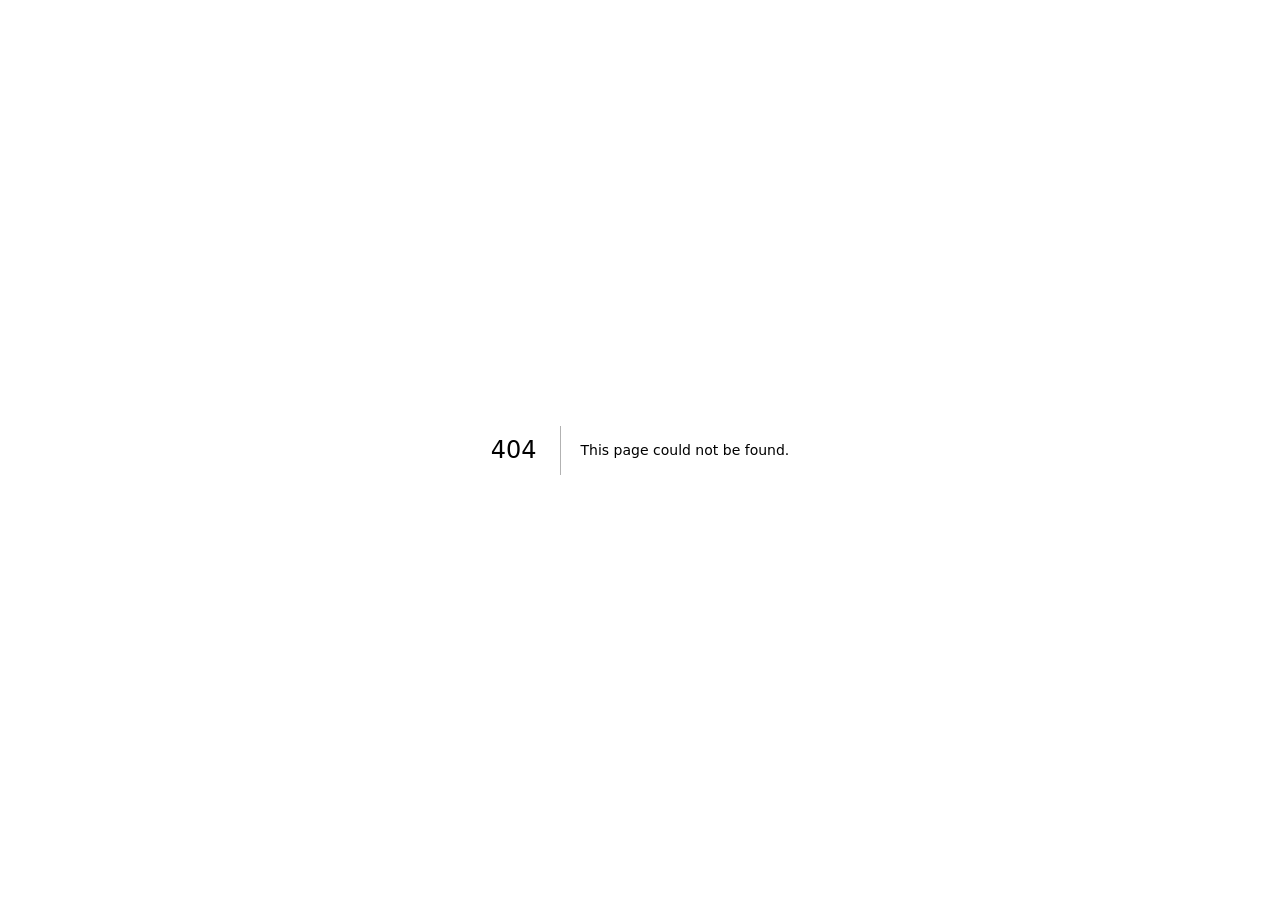
<file: 404/index.html>
<!DOCTYPE html><!--7OKY2HrCNlZPV99GjDunz--><html lang="en" class="__variable_246ccd __variable_c29908 scroll-smooth"><head><meta charSet="utf-8"/><meta name="viewport" content="width=device-width, initial-scale=1"/><link rel="stylesheet" href="/_next/static/css/d57dc7f969da6b76.css" data-precedence="next"/><link rel="preload" as="script" fetchPriority="low" href="/_next/static/chunks/webpack-49c4fa9783c025bd.js"/><script src="/_next/static/chunks/4bd1b696-c023c6e3521b1417.js" async=""></script><script src="/_next/static/chunks/255-81ba70bd132d3eed.js" async=""></script><script src="/_next/static/chunks/main-app-f522895c8cc03403.js" async=""></script><meta name="robots" content="noindex"/><title>404: This page could not be found.</title><meta name="theme-color" content="#020617"/><meta name="color-scheme" content="dark"/><title>Harsh Thakur | Embedded Systems &amp; Biomedical Electronics</title><meta name="description" content="Portfolio of Harsh Thakur, an Electronics and Communication engineer focused on embedded systems, biomedical electronics, analog/VLSI design, PCB design, and applied ML."/><meta name="application-name" content="Harsh Thakur Portfolio"/><meta name="author" content="Harsh Thakur"/><link rel="manifest" href="/site.webmanifest"/><meta name="keywords" content="Harsh Thakur,embedded systems engineer,biomedical electronics,analog VLSI,STM8,ESP32,PCB design,neural recording LNA,continuous glucose monitoring"/><meta name="creator" content="Harsh Thakur"/><link rel="canonical" href="https://harshthakur-51.github.io/"/><meta property="og:title" content="Harsh Thakur | Embedded Systems &amp; Biomedical Electronics"/><meta property="og:description" content="Engineering portfolio covering embedded firmware, PCB design, analog/VLSI research, industrial monitoring, and biomedical machine learning."/><meta property="og:url" content="https://harshthakur-51.github.io/"/><meta property="og:site_name" content="Harsh Thakur Portfolio"/><meta property="og:locale" content="en_IN"/><meta property="og:image" content="https://harshthakur-51.github.io/og-image.svg"/><meta property="og:image:width" content="1200"/><meta property="og:image:height" content="630"/><meta property="og:image:alt" content="Harsh Thakur portfolio preview"/><meta property="og:type" content="website"/><meta name="twitter:card" content="summary_large_image"/><meta name="twitter:title" content="Harsh Thakur | Embedded Systems &amp; Biomedical Electronics"/><meta name="twitter:description" content="Portfolio covering embedded systems, biomedical electronics, analog/VLSI design, and applied ML."/><meta name="twitter:image" content="https://harshthakur-51.github.io/og-image.svg"/><link rel="icon" href="/favicon.ico" type="image/x-icon" sizes="16x16"/><link rel="icon" href="/favicon.ico"/><link rel="icon" href="/icon.svg" type="image/svg+xml"/><link rel="apple-touch-icon" href="/apple-touch-icon.svg" type="image/svg+xml"/><script src="/_next/static/chunks/polyfills-42372ed130431b0a.js" noModule=""></script></head><body><div hidden=""><!--$--><!--/$--></div><div style="font-family:system-ui,&quot;Segoe UI&quot;,Roboto,Helvetica,Arial,sans-serif,&quot;Apple Color Emoji&quot;,&quot;Segoe UI Emoji&quot;;height:100vh;text-align:center;display:flex;flex-direction:column;align-items:center;justify-content:center"><div><style>body{color:#000;background:#fff;margin:0}.next-error-h1{border-right:1px solid rgba(0,0,0,.3)}@media (prefers-color-scheme:dark){body{color:#fff;background:#000}.next-error-h1{border-right:1px solid rgba(255,255,255,.3)}}</style><h1 class="next-error-h1" style="display:inline-block;margin:0 20px 0 0;padding:0 23px 0 0;font-size:24px;font-weight:500;vertical-align:top;line-height:49px">404</h1><div style="display:inline-block"><h2 style="font-size:14px;font-weight:400;line-height:49px;margin:0">This page could not be found.</h2></div></div></div><!--$--><!--/$--><script src="/_next/static/chunks/webpack-49c4fa9783c025bd.js" id="_R_" async=""></script><script>(self.__next_f=self.__next_f||[]).push([0])</script><script>self.__next_f.push([1,"1:\"$Sreact.fragment\"\n2:I[9766,[],\"\"]\n3:I[8924,[],\"\"]\n4:I[4431,[],\"OutletBoundary\"]\n6:I[5278,[],\"AsyncMetadataOutlet\"]\n8:I[4431,[],\"ViewportBoundary\"]\na:I[4431,[],\"MetadataBoundary\"]\nb:\"$Sreact.suspense\"\nd:I[7150,[],\"\"]\n:HL[\"/_next/static/css/d57dc7f969da6b76.css\",\"style\"]\n"])</script><script>self.__next_f.push([1,"0:{\"P\":null,\"b\":\"7OKY2HrCNlZPV99GjDunz\",\"p\":\"\",\"c\":[\"\",\"_not-found\",\"\"],\"i\":false,\"f\":[[[\"\",{\"children\":[\"/_not-found\",{\"children\":[\"__PAGE__\",{}]}]},\"$undefined\",\"$undefined\",true],[\"\",[\"$\",\"$1\",\"c\",{\"children\":[[[\"$\",\"link\",\"0\",{\"rel\":\"stylesheet\",\"href\":\"/_next/static/css/d57dc7f969da6b76.css\",\"precedence\":\"next\",\"crossOrigin\":\"$undefined\",\"nonce\":\"$undefined\"}]],[\"$\",\"html\",null,{\"lang\":\"en\",\"className\":\"__variable_246ccd __variable_c29908 scroll-smooth\",\"children\":[\"$\",\"body\",null,{\"children\":[\"$\",\"$L2\",null,{\"parallelRouterKey\":\"children\",\"error\":\"$undefined\",\"errorStyles\":\"$undefined\",\"errorScripts\":\"$undefined\",\"template\":[\"$\",\"$L3\",null,{}],\"templateStyles\":\"$undefined\",\"templateScripts\":\"$undefined\",\"notFound\":\"$undefined\",\"forbidden\":\"$undefined\",\"unauthorized\":\"$undefined\"}]}]}]]}],{\"children\":[\"/_not-found\",[\"$\",\"$1\",\"c\",{\"children\":[null,[\"$\",\"$L2\",null,{\"parallelRouterKey\":\"children\",\"error\":\"$undefined\",\"errorStyles\":\"$undefined\",\"errorScripts\":\"$undefined\",\"template\":[\"$\",\"$L3\",null,{}],\"templateStyles\":\"$undefined\",\"templateScripts\":\"$undefined\",\"notFound\":\"$undefined\",\"forbidden\":\"$undefined\",\"unauthorized\":\"$undefined\"}]]}],{\"children\":[\"__PAGE__\",[\"$\",\"$1\",\"c\",{\"children\":[[[\"$\",\"title\",null,{\"children\":\"404: This page could not be found.\"}],[\"$\",\"div\",null,{\"style\":{\"fontFamily\":\"system-ui,\\\"Segoe UI\\\",Roboto,Helvetica,Arial,sans-serif,\\\"Apple Color Emoji\\\",\\\"Segoe UI Emoji\\\"\",\"height\":\"100vh\",\"textAlign\":\"center\",\"display\":\"flex\",\"flexDirection\":\"column\",\"alignItems\":\"center\",\"justifyContent\":\"center\"},\"children\":[\"$\",\"div\",null,{\"children\":[[\"$\",\"style\",null,{\"dangerouslySetInnerHTML\":{\"__html\":\"body{color:#000;background:#fff;margin:0}.next-error-h1{border-right:1px solid rgba(0,0,0,.3)}@media (prefers-color-scheme:dark){body{color:#fff;background:#000}.next-error-h1{border-right:1px solid rgba(255,255,255,.3)}}\"}}],[\"$\",\"h1\",null,{\"className\":\"next-error-h1\",\"style\":{\"display\":\"inline-block\",\"margin\":\"0 20px 0 0\",\"padding\":\"0 23px 0 0\",\"fontSize\":24,\"fontWeight\":500,\"verticalAlign\":\"top\",\"lineHeight\":\"49px\"},\"children\":404}],[\"$\",\"div\",null,{\"style\":{\"display\":\"inline-block\"},\"children\":[\"$\",\"h2\",null,{\"style\":{\"fontSize\":14,\"fontWeight\":400,\"lineHeight\":\"49px\",\"margin\":0},\"children\":\"This page could not be found.\"}]}]]}]}]],null,[\"$\",\"$L4\",null,{\"children\":[\"$L5\",[\"$\",\"$L6\",null,{\"promise\":\"$@7\"}]]}]]}],{},null,false]},null,false]},null,false],[\"$\",\"$1\",\"h\",{\"children\":[[\"$\",\"meta\",null,{\"name\":\"robots\",\"content\":\"noindex\"}],[[\"$\",\"$L8\",null,{\"children\":\"$L9\"}],null],[\"$\",\"$La\",null,{\"children\":[\"$\",\"div\",null,{\"hidden\":true,\"children\":[\"$\",\"$b\",null,{\"fallback\":null,\"children\":\"$Lc\"}]}]}]]}],false]],\"m\":\"$undefined\",\"G\":[\"$d\",[]],\"s\":false,\"S\":true}\n"])</script><script>self.__next_f.push([1,"9:[[\"$\",\"meta\",\"0\",{\"charSet\":\"utf-8\"}],[\"$\",\"meta\",\"1\",{\"name\":\"viewport\",\"content\":\"width=device-width, initial-scale=1\"}],[\"$\",\"meta\",\"2\",{\"name\":\"theme-color\",\"content\":\"#020617\"}],[\"$\",\"meta\",\"3\",{\"name\":\"color-scheme\",\"content\":\"dark\"}]]\n5:null\n"])</script><script>self.__next_f.push([1,"e:I[622,[],\"IconMark\"]\n"])</script><script>self.__next_f.push([1,"7:{\"metadata\":[[\"$\",\"title\",\"0\",{\"children\":\"Harsh Thakur | Embedded Systems \u0026 Biomedical Electronics\"}],[\"$\",\"meta\",\"1\",{\"name\":\"description\",\"content\":\"Portfolio of Harsh Thakur, an Electronics and Communication engineer focused on embedded systems, biomedical electronics, analog/VLSI design, PCB design, and applied ML.\"}],[\"$\",\"meta\",\"2\",{\"name\":\"application-name\",\"content\":\"Harsh Thakur Portfolio\"}],[\"$\",\"meta\",\"3\",{\"name\":\"author\",\"content\":\"Harsh Thakur\"}],[\"$\",\"link\",\"4\",{\"rel\":\"manifest\",\"href\":\"/site.webmanifest\",\"crossOrigin\":\"$undefined\"}],[\"$\",\"meta\",\"5\",{\"name\":\"keywords\",\"content\":\"Harsh Thakur,embedded systems engineer,biomedical electronics,analog VLSI,STM8,ESP32,PCB design,neural recording LNA,continuous glucose monitoring\"}],[\"$\",\"meta\",\"6\",{\"name\":\"creator\",\"content\":\"Harsh Thakur\"}],[\"$\",\"link\",\"7\",{\"rel\":\"canonical\",\"href\":\"https://harshthakur-51.github.io/\"}],[\"$\",\"meta\",\"8\",{\"property\":\"og:title\",\"content\":\"Harsh Thakur | Embedded Systems \u0026 Biomedical Electronics\"}],[\"$\",\"meta\",\"9\",{\"property\":\"og:description\",\"content\":\"Engineering portfolio covering embedded firmware, PCB design, analog/VLSI research, industrial monitoring, and biomedical machine learning.\"}],[\"$\",\"meta\",\"10\",{\"property\":\"og:url\",\"content\":\"https://harshthakur-51.github.io/\"}],[\"$\",\"meta\",\"11\",{\"property\":\"og:site_name\",\"content\":\"Harsh Thakur Portfolio\"}],[\"$\",\"meta\",\"12\",{\"property\":\"og:locale\",\"content\":\"en_IN\"}],[\"$\",\"meta\",\"13\",{\"property\":\"og:image\",\"content\":\"https://harshthakur-51.github.io/og-image.svg\"}],[\"$\",\"meta\",\"14\",{\"property\":\"og:image:width\",\"content\":\"1200\"}],[\"$\",\"meta\",\"15\",{\"property\":\"og:image:height\",\"content\":\"630\"}],[\"$\",\"meta\",\"16\",{\"property\":\"og:image:alt\",\"content\":\"Harsh Thakur portfolio preview\"}],[\"$\",\"meta\",\"17\",{\"property\":\"og:type\",\"content\":\"website\"}],[\"$\",\"meta\",\"18\",{\"name\":\"twitter:card\",\"content\":\"summary_large_image\"}],[\"$\",\"meta\",\"19\",{\"name\":\"twitter:title\",\"content\":\"Harsh Thakur | Embedded Systems \u0026 Biomedical Electronics\"}],[\"$\",\"meta\",\"20\",{\"name\":\"twitter:description\",\"content\":\"Portfolio covering embedded systems, biomedical electronics, analog/VLSI design, and applied ML.\"}],[\"$\",\"meta\",\"21\",{\"name\":\"twitter:image\",\"content\":\"https://harshthakur-51.github.io/og-image.svg\"}],[\"$\",\"link\",\"22\",{\"rel\":\"icon\",\"href\":\"/favicon.ico\",\"type\":\"image/x-icon\",\"sizes\":\"16x16\"}],[\"$\",\"link\",\"23\",{\"rel\":\"icon\",\"href\":\"/favicon.ico\"}],[\"$\",\"link\",\"24\",{\"rel\":\"icon\",\"href\":\"/icon.svg\",\"type\":\"image/svg+xml\"}],[\"$\",\"link\",\"25\",{\"rel\":\"apple-touch-icon\",\"href\":\"/apple-touch-icon.svg\",\"type\":\"image/svg+xml\"}],[\"$\",\"$Le\",\"26\",{}]],\"error\":null,\"digest\":\"$undefined\"}\n"])</script><script>self.__next_f.push([1,"c:\"$7:metadata\"\n"])</script></body></html>
</file>
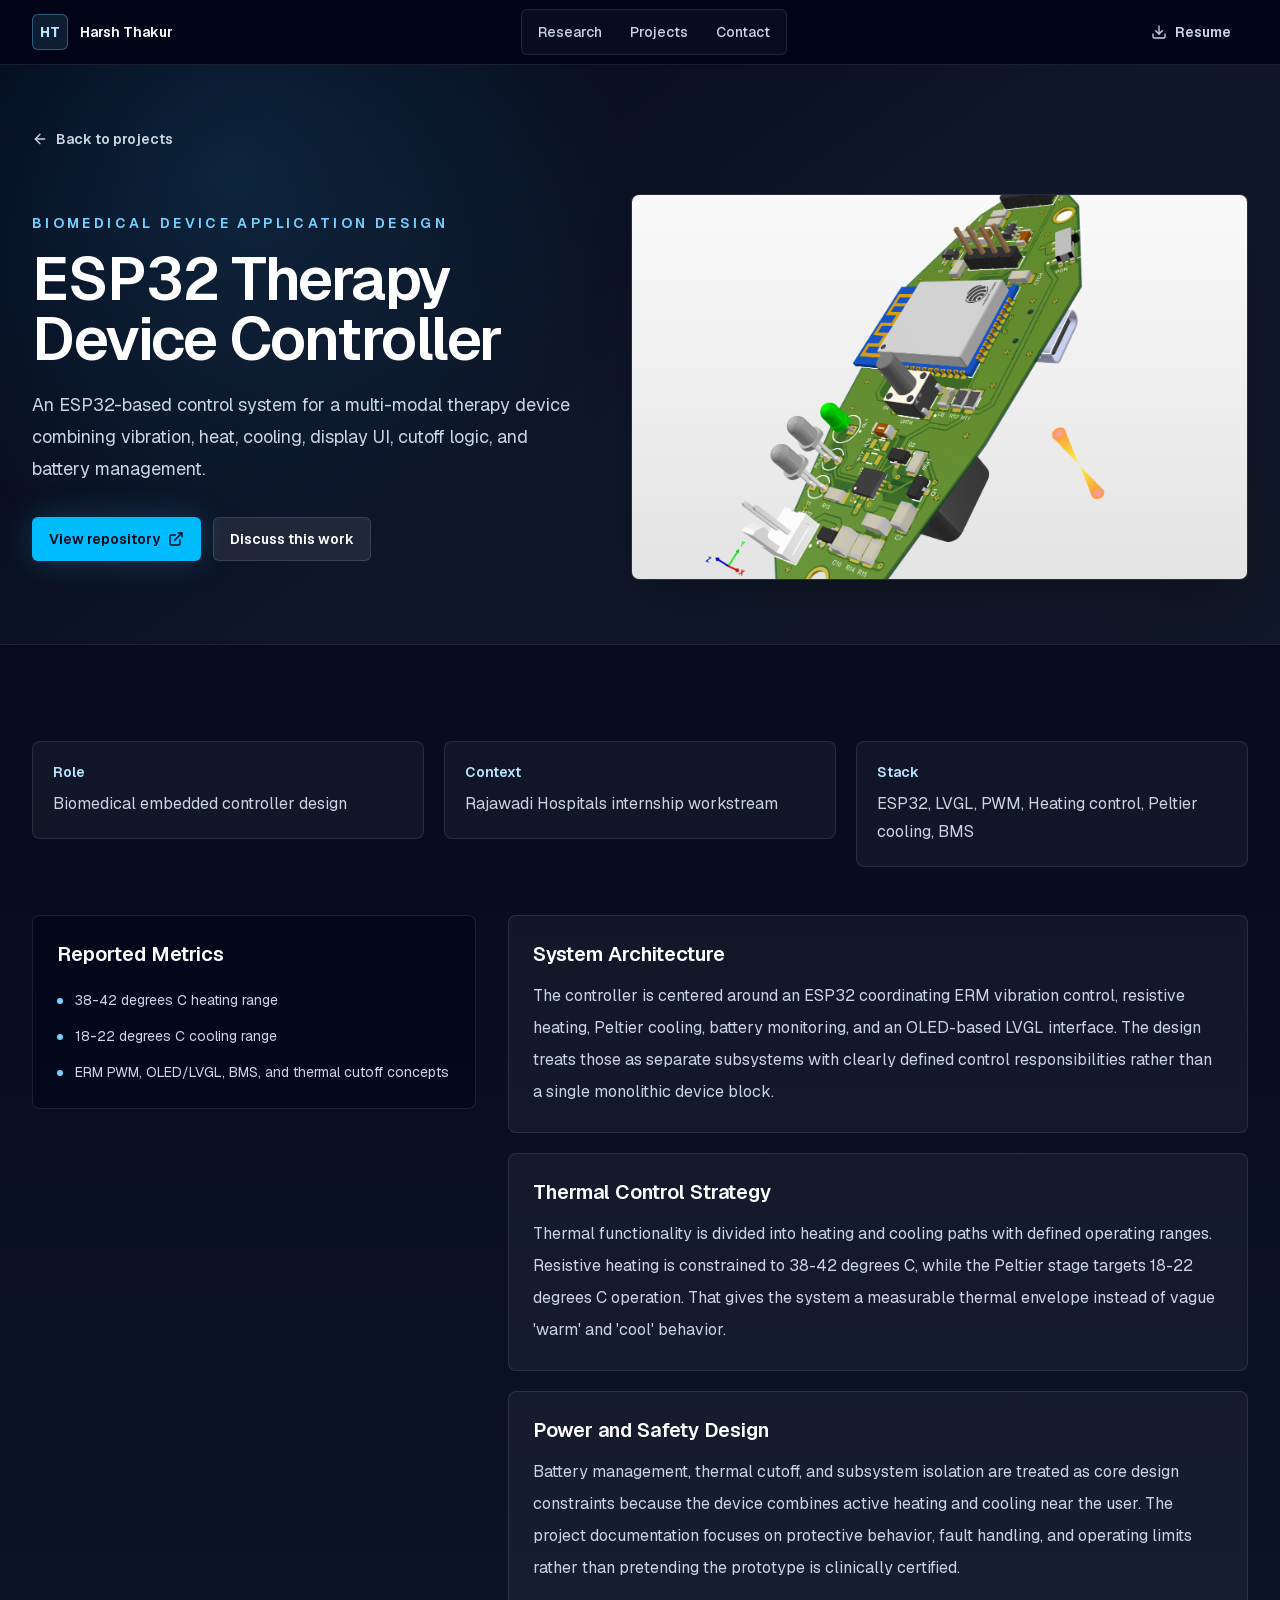
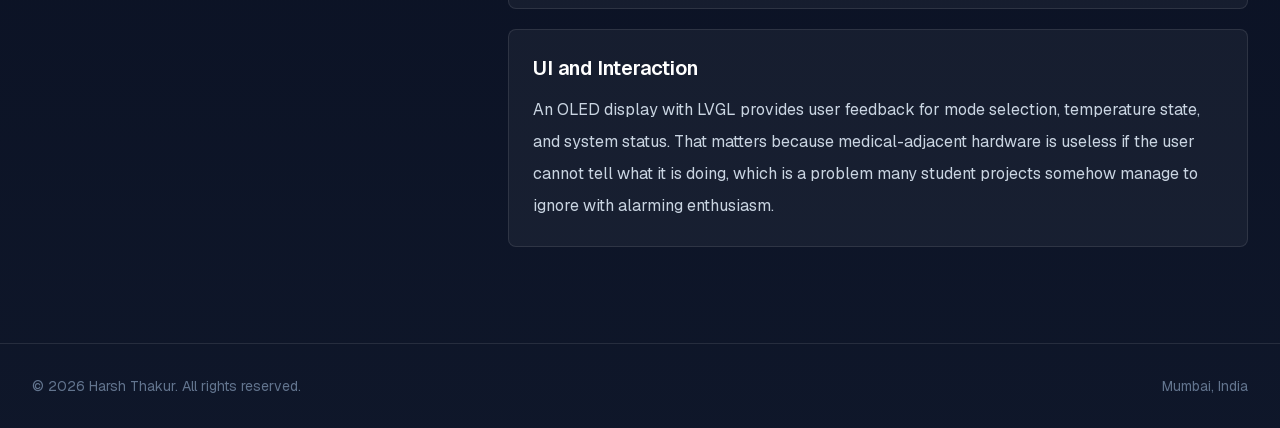
<file: projects/esp32-therapy-device-controller/index.html>
<!DOCTYPE html><!--7OKY2HrCNlZPV99GjDunz--><html lang="en" class="__variable_246ccd __variable_c29908 scroll-smooth"><head><meta charSet="utf-8"/><meta name="viewport" content="width=device-width, initial-scale=1"/><link rel="preload" as="image" href="/images/esp32-therapy-pcb-render.png"/><link rel="stylesheet" href="/_next/static/css/d57dc7f969da6b76.css" data-precedence="next"/><link rel="preload" as="script" fetchPriority="low" href="/_next/static/chunks/webpack-49c4fa9783c025bd.js"/><script src="/_next/static/chunks/4bd1b696-c023c6e3521b1417.js" async=""></script><script src="/_next/static/chunks/255-81ba70bd132d3eed.js" async=""></script><script src="/_next/static/chunks/main-app-f522895c8cc03403.js" async=""></script><script src="/_next/static/chunks/206-795ea8fd2b514175.js" async=""></script><script src="/_next/static/chunks/app/projects/%5Bslug%5D/page-590bc0a7032b5d14.js" async=""></script><meta name="theme-color" content="#020617"/><meta name="color-scheme" content="dark"/><title>ESP32 Therapy Device Controller | Project | Harsh Thakur</title><meta name="description" content="Multi-modal embedded controller for a therapy device integrating thermal regulation, vibration actuation, user interface control, and battery management concepts."/><meta name="application-name" content="Harsh Thakur Portfolio"/><meta name="author" content="Harsh Thakur"/><link rel="manifest" href="/site.webmanifest"/><meta name="keywords" content="Harsh Thakur,embedded systems engineer,biomedical electronics,analog VLSI,STM8,ESP32,PCB design,neural recording LNA,continuous glucose monitoring"/><meta name="creator" content="Harsh Thakur"/><link rel="canonical" href="https://harshthakur-51.github.io/"/><meta property="og:title" content="ESP32 Therapy Device Controller | Harsh Thakur"/><meta property="og:description" content="Multi-modal embedded controller for a therapy device integrating thermal regulation, vibration actuation, user interface control, and battery management concepts."/><meta property="og:image" content="https://harshthakur-51.github.io/images/esp32-therapy-pcb-render.png"/><meta property="og:image:width" content="1200"/><meta property="og:image:height" content="675"/><meta property="og:image:alt" content="ESP32 Therapy Device Controller project preview"/><meta name="twitter:card" content="summary_large_image"/><meta name="twitter:title" content="Harsh Thakur | Embedded Systems &amp; Biomedical Electronics"/><meta name="twitter:description" content="Portfolio covering embedded systems, biomedical electronics, analog/VLSI design, and applied ML."/><meta name="twitter:image" content="https://harshthakur-51.github.io/og-image.svg"/><link rel="icon" href="/favicon.ico" type="image/x-icon" sizes="16x16"/><link rel="icon" href="/favicon.ico"/><link rel="icon" href="/icon.svg" type="image/svg+xml"/><link rel="apple-touch-icon" href="/apple-touch-icon.svg" type="image/svg+xml"/><script src="/_next/static/chunks/polyfills-42372ed130431b0a.js" noModule=""></script></head><body><div hidden=""><!--$--><!--/$--></div><header class="sticky top-0 z-50 border-b border-white/10 bg-slate-950/78 backdrop-blur-xl"><div class="mx-auto w-full max-w-7xl px-5 sm:px-6 lg:px-8 flex min-h-16 items-center justify-between gap-4"><a class="group inline-flex items-center gap-3 focus-visible:outline focus-visible:outline-2 focus-visible:outline-offset-4 focus-visible:outline-sky-300" aria-label="Harsh Thakur portfolio home" href="/"><span class="flex size-9 items-center justify-center rounded-md border border-sky-300/35 bg-sky-300/12 text-sm font-bold text-sky-200">HT</span><span class="hidden text-sm font-semibold text-white sm:inline">Harsh Thakur</span></a><nav class="hidden items-center gap-1 rounded-md border border-white/10 bg-white/[0.03] p-1 lg:flex" aria-label="Main navigation"><a class="rounded px-3 py-2 text-sm font-medium text-slate-300 transition hover:bg-white/8 hover:text-white focus-visible:outline focus-visible:outline-2 focus-visible:outline-sky-300" href="/#research">Research</a><a class="rounded px-3 py-2 text-sm font-medium text-slate-300 transition hover:bg-white/8 hover:text-white focus-visible:outline focus-visible:outline-2 focus-visible:outline-sky-300" href="/#projects">Projects</a><a class="rounded px-3 py-2 text-sm font-medium text-slate-300 transition hover:bg-white/8 hover:text-white focus-visible:outline focus-visible:outline-2 focus-visible:outline-sky-300" href="/#contact">Contact</a></nav><a class="inline-flex min-h-11 items-center justify-center gap-2 rounded-md border px-4 py-2.5 text-sm font-semibold transition duration-200 focus-visible:outline focus-visible:outline-2 focus-visible:outline-offset-2 focus-visible:outline-sky-300 border-transparent bg-transparent text-slate-300 hover:bg-white/8 hover:text-white hidden sm:inline-flex" href="/Harsh-Thakur-Resume.pdf" download=""><svg xmlns="http://www.w3.org/2000/svg" width="24" height="24" viewBox="0 0 24 24" fill="none" stroke="currentColor" stroke-width="2" stroke-linecap="round" stroke-linejoin="round" class="lucide lucide-download size-4" aria-hidden="true"><path d="M12 15V3"></path><path d="M21 15v4a2 2 0 0 1-2 2H5a2 2 0 0 1-2-2v-4"></path><path d="m7 10 5 5 5-5"></path></svg>Resume</a></div></header><main><section class="relative isolate overflow-hidden border-b border-white/10"><div class="absolute inset-0 -z-10 bg-[radial-gradient(circle_at_18%_18%,rgba(56,189,248,0.14),transparent_34%),linear-gradient(145deg,#020617_0%,#0f172a_55%,#111827_100%)]"></div><div class="mx-auto w-full max-w-7xl px-5 sm:px-6 lg:px-8 py-12 md:py-16"><a class="inline-flex items-center gap-2 text-sm font-semibold text-slate-300 transition hover:text-white focus-visible:outline focus-visible:outline-2 focus-visible:outline-offset-4 focus-visible:outline-sky-300" href="/#projects"><svg xmlns="http://www.w3.org/2000/svg" width="24" height="24" viewBox="0 0 24 24" fill="none" stroke="currentColor" stroke-width="2" stroke-linecap="round" stroke-linejoin="round" class="lucide lucide-arrow-left size-4" aria-hidden="true"><path d="m12 19-7-7 7-7"></path><path d="M19 12H5"></path></svg>Back to projects</a><div class="mt-10 grid gap-10 lg:grid-cols-[0.95fr_1.05fr] lg:items-center"><div class="" style="opacity:0;transform:translateY(18px)"><p class="text-sm font-semibold uppercase tracking-[0.24em] text-sky-300">Biomedical device application design</p><h1 class="mt-4 text-4xl font-semibold tracking-tight text-white md:text-6xl">ESP32 Therapy Device Controller</h1><p class="mt-5 max-w-3xl text-lg leading-8 text-slate-300">An ESP32-based control system for a multi-modal therapy device combining vibration, heat, cooling, display UI, cutoff logic, and battery management.</p><div class="mt-8 flex flex-wrap gap-3"><a class="inline-flex min-h-11 items-center justify-center gap-2 rounded-md border px-4 py-2.5 text-sm font-semibold transition duration-200 focus-visible:outline focus-visible:outline-2 focus-visible:outline-offset-2 focus-visible:outline-sky-300 border-sky-400/80 bg-sky-400 text-slate-950 shadow-[0_0_32px_rgba(56,189,248,0.22)] hover:border-sky-300 hover:bg-sky-300 " href="https://github.com/harshthakur-51/esp32-therapy-device-controller" target="_blank" rel="noopener noreferrer">View repository<svg xmlns="http://www.w3.org/2000/svg" width="24" height="24" viewBox="0 0 24 24" fill="none" stroke="currentColor" stroke-width="2" stroke-linecap="round" stroke-linejoin="round" class="lucide lucide-external-link size-4" aria-hidden="true"><path d="M15 3h6v6"></path><path d="M10 14 21 3"></path><path d="M18 13v6a2 2 0 0 1-2 2H5a2 2 0 0 1-2-2V8a2 2 0 0 1 2-2h6"></path></svg></a><a class="inline-flex min-h-11 items-center justify-center gap-2 rounded-md border px-4 py-2.5 text-sm font-semibold transition duration-200 focus-visible:outline focus-visible:outline-2 focus-visible:outline-offset-2 focus-visible:outline-sky-300 border-white/12 bg-white/8 text-white hover:border-sky-300/50 hover:bg-white/12 " href="/#contact">Discuss this work</a></div></div><div class="" style="opacity:0;transform:translateY(18px)"><div class="group relative aspect-[16/10] overflow-hidden rounded-lg border border-white/10 bg-slate-900 shadow-2xl shadow-black/30"><img alt="ESP32 Therapy Device Controller visual summary" decoding="async" data-nimg="fill" class="absolute inset-0 h-full w-full object-cover transition duration-700 group-hover:scale-105 group-hover:opacity-0" style="position:absolute;height:100%;width:100%;left:0;top:0;right:0;bottom:0;color:transparent" src="/images/esp32-therapy-pcb-render.png"/><img alt="" loading="lazy" decoding="async" data-nimg="fill" class="absolute inset-0 h-full w-full object-cover opacity-0 transition duration-700 group-hover:scale-105 group-hover:opacity-100" style="position:absolute;height:100%;width:100%;left:0;top:0;right:0;bottom:0;color:transparent" src="/images/esp32-therapy-tested-board.jpeg"/></div></div></div></div></section><section class="py-16 md:py-24"><div class="mx-auto w-full max-w-7xl px-5 sm:px-6 lg:px-8 "><div class="grid gap-5 md:grid-cols-3"><div class="" style="opacity:0;transform:translateY(18px)"><div class="rounded-lg border border-white/10 bg-white/[0.045] p-5"><p class="text-sm font-semibold text-sky-200">Role</p><p class="mt-2 text-base leading-7 text-slate-300">Biomedical embedded controller design</p></div></div><div class="" style="opacity:0;transform:translateY(18px)"><div class="rounded-lg border border-white/10 bg-white/[0.045] p-5"><p class="text-sm font-semibold text-sky-200">Context</p><p class="mt-2 text-base leading-7 text-slate-300">Rajawadi Hospitals internship workstream</p></div></div><div class="" style="opacity:0;transform:translateY(18px)"><div class="rounded-lg border border-white/10 bg-white/[0.045] p-5"><p class="text-sm font-semibold text-sky-200">Stack</p><p class="mt-2 text-base leading-7 text-slate-300">ESP32, LVGL, PWM, Heating control, Peltier cooling, BMS</p></div></div></div><div class="mt-12 grid gap-8 lg:grid-cols-[0.75fr_1.25fr]"><div class="" style="opacity:0;transform:translateY(18px)"><aside class="rounded-lg border border-white/10 bg-slate-950/72 p-6"><h2 class="text-xl font-semibold text-white">Reported Metrics</h2><ul class="mt-5 space-y-3"><li class="flex gap-3 text-sm leading-6 text-slate-300"><span class="mt-2.5 size-1.5 shrink-0 rounded-full bg-sky-300"></span><span>38-42 degrees C heating range</span></li><li class="flex gap-3 text-sm leading-6 text-slate-300"><span class="mt-2.5 size-1.5 shrink-0 rounded-full bg-sky-300"></span><span>18-22 degrees C cooling range</span></li><li class="flex gap-3 text-sm leading-6 text-slate-300"><span class="mt-2.5 size-1.5 shrink-0 rounded-full bg-sky-300"></span><span>ERM PWM, OLED/LVGL, BMS, and thermal cutoff concepts</span></li></ul></aside></div><div class="space-y-5"><div class="" style="opacity:0;transform:translateY(18px)"><article class="rounded-lg border border-white/10 bg-white/[0.045] p-6"><h2 class="text-xl font-semibold text-white">System Architecture</h2><p class="mt-3 text-base leading-8 text-slate-300">The controller is centered around an ESP32 coordinating ERM vibration control, resistive heating, Peltier cooling, battery monitoring, and an OLED-based LVGL interface. The design treats those as separate subsystems with clearly defined control responsibilities rather than a single monolithic device block.</p></article></div><div class="" style="opacity:0;transform:translateY(18px)"><article class="rounded-lg border border-white/10 bg-white/[0.045] p-6"><h2 class="text-xl font-semibold text-white">Thermal Control Strategy</h2><p class="mt-3 text-base leading-8 text-slate-300">Thermal functionality is divided into heating and cooling paths with defined operating ranges. Resistive heating is constrained to 38-42 degrees C, while the Peltier stage targets 18-22 degrees C operation. That gives the system a measurable thermal envelope instead of vague &#x27;warm&#x27; and &#x27;cool&#x27; behavior.</p></article></div><div class="" style="opacity:0;transform:translateY(18px)"><article class="rounded-lg border border-white/10 bg-white/[0.045] p-6"><h2 class="text-xl font-semibold text-white">Power and Safety Design</h2><p class="mt-3 text-base leading-8 text-slate-300">Battery management, thermal cutoff, and subsystem isolation are treated as core design constraints because the device combines active heating and cooling near the user. The project documentation focuses on protective behavior, fault handling, and operating limits rather than pretending the prototype is clinically certified.</p></article></div><div class="" style="opacity:0;transform:translateY(18px)"><article class="rounded-lg border border-white/10 bg-white/[0.045] p-6"><h2 class="text-xl font-semibold text-white">UI and Interaction</h2><p class="mt-3 text-base leading-8 text-slate-300">An OLED display with LVGL provides user feedback for mode selection, temperature state, and system status. That matters because medical-adjacent hardware is useless if the user cannot tell what it is doing, which is a problem many student projects somehow manage to ignore with alarming enthusiasm.</p></article></div></div></div></div></section></main><footer class="border-t border-white/10 py-8"><div class="mx-auto w-full max-w-7xl px-5 sm:px-6 lg:px-8 flex flex-col gap-3 text-sm text-slate-500 sm:flex-row sm:items-center sm:justify-between"><p>© <!-- -->2026<!-- --> Harsh Thakur. All rights reserved.</p><p>Mumbai, India</p></div></footer><!--$--><!--/$--><script src="/_next/static/chunks/webpack-49c4fa9783c025bd.js" id="_R_" async=""></script><script>(self.__next_f=self.__next_f||[]).push([0])</script><script>self.__next_f.push([1,"1:\"$Sreact.fragment\"\n2:I[9766,[],\"\"]\n3:I[8924,[],\"\"]\n5:I[4431,[],\"OutletBoundary\"]\n7:I[5278,[],\"AsyncMetadataOutlet\"]\n9:I[4431,[],\"ViewportBoundary\"]\nb:I[4431,[],\"MetadataBoundary\"]\nc:\"$Sreact.suspense\"\ne:I[7150,[],\"\"]\n:HL[\"/_next/static/css/d57dc7f969da6b76.css\",\"style\"]\n"])</script><script>self.__next_f.push([1,"0:{\"P\":null,\"b\":\"7OKY2HrCNlZPV99GjDunz\",\"p\":\"\",\"c\":[\"\",\"projects\",\"esp32-therapy-device-controller\",\"\"],\"i\":false,\"f\":[[[\"\",{\"children\":[\"projects\",{\"children\":[[\"slug\",\"esp32-therapy-device-controller\",\"d\"],{\"children\":[\"__PAGE__\",{}]}]}]},\"$undefined\",\"$undefined\",true],[\"\",[\"$\",\"$1\",\"c\",{\"children\":[[[\"$\",\"link\",\"0\",{\"rel\":\"stylesheet\",\"href\":\"/_next/static/css/d57dc7f969da6b76.css\",\"precedence\":\"next\",\"crossOrigin\":\"$undefined\",\"nonce\":\"$undefined\"}]],[\"$\",\"html\",null,{\"lang\":\"en\",\"className\":\"__variable_246ccd __variable_c29908 scroll-smooth\",\"children\":[\"$\",\"body\",null,{\"children\":[\"$\",\"$L2\",null,{\"parallelRouterKey\":\"children\",\"error\":\"$undefined\",\"errorStyles\":\"$undefined\",\"errorScripts\":\"$undefined\",\"template\":[\"$\",\"$L3\",null,{}],\"templateStyles\":\"$undefined\",\"templateScripts\":\"$undefined\",\"notFound\":[[[\"$\",\"title\",null,{\"children\":\"404: This page could not be found.\"}],[\"$\",\"div\",null,{\"style\":{\"fontFamily\":\"system-ui,\\\"Segoe UI\\\",Roboto,Helvetica,Arial,sans-serif,\\\"Apple Color Emoji\\\",\\\"Segoe UI Emoji\\\"\",\"height\":\"100vh\",\"textAlign\":\"center\",\"display\":\"flex\",\"flexDirection\":\"column\",\"alignItems\":\"center\",\"justifyContent\":\"center\"},\"children\":[\"$\",\"div\",null,{\"children\":[[\"$\",\"style\",null,{\"dangerouslySetInnerHTML\":{\"__html\":\"body{color:#000;background:#fff;margin:0}.next-error-h1{border-right:1px solid rgba(0,0,0,.3)}@media (prefers-color-scheme:dark){body{color:#fff;background:#000}.next-error-h1{border-right:1px solid rgba(255,255,255,.3)}}\"}}],[\"$\",\"h1\",null,{\"className\":\"next-error-h1\",\"style\":{\"display\":\"inline-block\",\"margin\":\"0 20px 0 0\",\"padding\":\"0 23px 0 0\",\"fontSize\":24,\"fontWeight\":500,\"verticalAlign\":\"top\",\"lineHeight\":\"49px\"},\"children\":404}],[\"$\",\"div\",null,{\"style\":{\"display\":\"inline-block\"},\"children\":[\"$\",\"h2\",null,{\"style\":{\"fontSize\":14,\"fontWeight\":400,\"lineHeight\":\"49px\",\"margin\":0},\"children\":\"This page could not be found.\"}]}]]}]}]],[]],\"forbidden\":\"$undefined\",\"unauthorized\":\"$undefined\"}]}]}]]}],{\"children\":[\"projects\",[\"$\",\"$1\",\"c\",{\"children\":[null,[\"$\",\"$L2\",null,{\"parallelRouterKey\":\"children\",\"error\":\"$undefined\",\"errorStyles\":\"$undefined\",\"errorScripts\":\"$undefined\",\"template\":[\"$\",\"$L3\",null,{}],\"templateStyles\":\"$undefined\",\"templateScripts\":\"$undefined\",\"notFound\":\"$undefined\",\"forbidden\":\"$undefined\",\"unauthorized\":\"$undefined\"}]]}],{\"children\":[[\"slug\",\"esp32-therapy-device-controller\",\"d\"],[\"$\",\"$1\",\"c\",{\"children\":[null,[\"$\",\"$L2\",null,{\"parallelRouterKey\":\"children\",\"error\":\"$undefined\",\"errorStyles\":\"$undefined\",\"errorScripts\":\"$undefined\",\"template\":[\"$\",\"$L3\",null,{}],\"templateStyles\":\"$undefined\",\"templateScripts\":\"$undefined\",\"notFound\":\"$undefined\",\"forbidden\":\"$undefined\",\"unauthorized\":\"$undefined\"}]]}],{\"children\":[\"__PAGE__\",[\"$\",\"$1\",\"c\",{\"children\":[\"$L4\",null,[\"$\",\"$L5\",null,{\"children\":[\"$L6\",[\"$\",\"$L7\",null,{\"promise\":\"$@8\"}]]}]]}],{},null,false]},null,false]},null,false]},null,false],[\"$\",\"$1\",\"h\",{\"children\":[null,[[\"$\",\"$L9\",null,{\"children\":\"$La\"}],null],[\"$\",\"$Lb\",null,{\"children\":[\"$\",\"div\",null,{\"hidden\":true,\"children\":[\"$\",\"$c\",null,{\"fallback\":null,\"children\":\"$Ld\"}]}]}]]}],false]],\"m\":\"$undefined\",\"G\":[\"$e\",[]],\"s\":false,\"S\":true}\n"])</script><script>self.__next_f.push([1,"f:I[2619,[\"206\",\"static/chunks/206-795ea8fd2b514175.js\",\"419\",\"static/chunks/app/projects/%5Bslug%5D/page-590bc0a7032b5d14.js\"],\"\"]\n10:I[2544,[\"206\",\"static/chunks/206-795ea8fd2b514175.js\",\"419\",\"static/chunks/app/projects/%5Bslug%5D/page-590bc0a7032b5d14.js\"],\"default\"]\n11:I[9718,[\"206\",\"static/chunks/206-795ea8fd2b514175.js\",\"419\",\"static/chunks/app/projects/%5Bslug%5D/page-590bc0a7032b5d14.js\"],\"Reveal\"]\n"])</script><script>self.__next_f.push([1,"4:[[\"$\",\"header\",null,{\"className\":\"sticky top-0 z-50 border-b border-white/10 bg-slate-950/78 backdrop-blur-xl\",\"children\":[\"$\",\"div\",null,{\"className\":\"mx-auto w-full max-w-7xl px-5 sm:px-6 lg:px-8 flex min-h-16 items-center justify-between gap-4\",\"children\":[[\"$\",\"$Lf\",null,{\"href\":\"/\",\"className\":\"group inline-flex items-center gap-3 focus-visible:outline focus-visible:outline-2 focus-visible:outline-offset-4 focus-visible:outline-sky-300\",\"aria-label\":\"Harsh Thakur portfolio home\",\"children\":[[\"$\",\"span\",null,{\"className\":\"flex size-9 items-center justify-center rounded-md border border-sky-300/35 bg-sky-300/12 text-sm font-bold text-sky-200\",\"children\":\"HT\"}],[\"$\",\"span\",null,{\"className\":\"hidden text-sm font-semibold text-white sm:inline\",\"children\":\"Harsh Thakur\"}]]}],[\"$\",\"nav\",null,{\"className\":\"hidden items-center gap-1 rounded-md border border-white/10 bg-white/[0.03] p-1 lg:flex\",\"aria-label\":\"Main navigation\",\"children\":[[\"$\",\"$Lf\",\"/#research\",{\"href\":\"/#research\",\"className\":\"rounded px-3 py-2 text-sm font-medium text-slate-300 transition hover:bg-white/8 hover:text-white focus-visible:outline focus-visible:outline-2 focus-visible:outline-sky-300\",\"children\":\"Research\"}],[\"$\",\"$Lf\",\"/#projects\",{\"href\":\"/#projects\",\"className\":\"rounded px-3 py-2 text-sm font-medium text-slate-300 transition hover:bg-white/8 hover:text-white focus-visible:outline focus-visible:outline-2 focus-visible:outline-sky-300\",\"children\":\"Projects\"}],[\"$\",\"$Lf\",\"/#contact\",{\"href\":\"/#contact\",\"className\":\"rounded px-3 py-2 text-sm font-medium text-slate-300 transition hover:bg-white/8 hover:text-white focus-visible:outline focus-visible:outline-2 focus-visible:outline-sky-300\",\"children\":\"Contact\"}]]}],[\"$\",\"a\",null,{\"className\":\"inline-flex min-h-11 items-center justify-center gap-2 rounded-md border px-4 py-2.5 text-sm font-semibold transition duration-200 focus-visible:outline focus-visible:outline-2 focus-visible:outline-offset-2 focus-visible:outline-sky-300 border-transparent bg-transparent text-slate-300 hover:bg-white/8 hover:text-white hidden sm:inline-flex\",\"href\":\"/Harsh-Thakur-Resume.pdf\",\"download\":true,\"children\":[[\"$\",\"$L10\",null,{\"ref\":\"$undefined\",\"iconNode\":[[\"path\",{\"d\":\"M12 15V3\",\"key\":\"m9g1x1\"}],[\"path\",{\"d\":\"M21 15v4a2 2 0 0 1-2 2H5a2 2 0 0 1-2-2v-4\",\"key\":\"ih7n3h\"}],[\"path\",{\"d\":\"m7 10 5 5 5-5\",\"key\":\"brsn70\"}]],\"className\":\"lucide-download size-4\",\"aria-hidden\":\"true\"}],\"Resume\"]}]]}]}],[\"$\",\"main\",null,{\"children\":[[\"$\",\"section\",null,{\"className\":\"relative isolate overflow-hidden border-b border-white/10\",\"children\":[[\"$\",\"div\",null,{\"className\":\"absolute inset-0 -z-10 bg-[radial-gradient(circle_at_18%_18%,rgba(56,189,248,0.14),transparent_34%),linear-gradient(145deg,#020617_0%,#0f172a_55%,#111827_100%)]\"}],[\"$\",\"div\",null,{\"className\":\"mx-auto w-full max-w-7xl px-5 sm:px-6 lg:px-8 py-12 md:py-16\",\"children\":[[\"$\",\"$Lf\",null,{\"href\":\"/#projects\",\"className\":\"inline-flex items-center gap-2 text-sm font-semibold text-slate-300 transition hover:text-white focus-visible:outline focus-visible:outline-2 focus-visible:outline-offset-4 focus-visible:outline-sky-300\",\"children\":[[\"$\",\"$L10\",null,{\"ref\":\"$undefined\",\"iconNode\":[[\"path\",{\"d\":\"m12 19-7-7 7-7\",\"key\":\"1l729n\"}],[\"path\",{\"d\":\"M19 12H5\",\"key\":\"x3x0zl\"}]],\"className\":\"lucide-arrow-left size-4\",\"aria-hidden\":\"true\"}],\"Back to projects\"]}],[\"$\",\"div\",null,{\"className\":\"mt-10 grid gap-10 lg:grid-cols-[0.95fr_1.05fr] lg:items-center\",\"children\":[[\"$\",\"$L11\",null,{\"children\":[[\"$\",\"p\",null,{\"className\":\"text-sm font-semibold uppercase tracking-[0.24em] text-sky-300\",\"children\":\"Biomedical device application design\"}],[\"$\",\"h1\",null,{\"className\":\"mt-4 text-4xl font-semibold tracking-tight text-white md:text-6xl\",\"children\":\"ESP32 Therapy Device Controller\"}],[\"$\",\"p\",null,{\"className\":\"mt-5 max-w-3xl text-lg leading-8 text-slate-300\",\"children\":\"An ESP32-based control system for a multi-modal therapy device combining vibration, heat, cooling, display UI, cutoff logic, and battery management.\"}],\"$L12\"]}],\"$L13\"]}]]}]]}],\"$L14\"]}],\"$L15\"]\n"])</script><script>self.__next_f.push([1,"16:I[1356,[\"206\",\"static/chunks/206-795ea8fd2b514175.js\",\"419\",\"static/chunks/app/projects/%5Bslug%5D/page-590bc0a7032b5d14.js\"],\"Image\"]\n"])</script><script>self.__next_f.push([1,"12:[\"$\",\"div\",null,{\"className\":\"mt-8 flex flex-wrap gap-3\",\"children\":[[\"$\",\"a\",null,{\"className\":\"inline-flex min-h-11 items-center justify-center gap-2 rounded-md border px-4 py-2.5 text-sm font-semibold transition duration-200 focus-visible:outline focus-visible:outline-2 focus-visible:outline-offset-2 focus-visible:outline-sky-300 border-sky-400/80 bg-sky-400 text-slate-950 shadow-[0_0_32px_rgba(56,189,248,0.22)] hover:border-sky-300 hover:bg-sky-300 \",\"href\":\"https://github.com/harshthakur-51/esp32-therapy-device-controller\",\"target\":\"_blank\",\"rel\":\"noopener noreferrer\",\"children\":[\"View repository\",[\"$\",\"$L10\",null,{\"ref\":\"$undefined\",\"iconNode\":[[\"path\",{\"d\":\"M15 3h6v6\",\"key\":\"1q9fwt\"}],[\"path\",{\"d\":\"M10 14 21 3\",\"key\":\"gplh6r\"}],[\"path\",{\"d\":\"M18 13v6a2 2 0 0 1-2 2H5a2 2 0 0 1-2-2V8a2 2 0 0 1 2-2h6\",\"key\":\"a6xqqp\"}]],\"className\":\"lucide-external-link size-4\",\"aria-hidden\":\"true\"}]]}],[\"$\",\"a\",null,{\"className\":\"inline-flex min-h-11 items-center justify-center gap-2 rounded-md border px-4 py-2.5 text-sm font-semibold transition duration-200 focus-visible:outline focus-visible:outline-2 focus-visible:outline-offset-2 focus-visible:outline-sky-300 border-white/12 bg-white/8 text-white hover:border-sky-300/50 hover:bg-white/12 \",\"href\":\"/#contact\",\"children\":\"Discuss this work\"}]]}]\n"])</script><script>self.__next_f.push([1,"13:[\"$\",\"$L11\",null,{\"delay\":0.08,\"children\":[\"$\",\"div\",null,{\"className\":\"group relative aspect-[16/10] overflow-hidden rounded-lg border border-white/10 bg-slate-900 shadow-2xl shadow-black/30\",\"children\":[[\"$\",\"$L16\",null,{\"src\":\"/images/esp32-therapy-pcb-render.png\",\"alt\":\"ESP32 Therapy Device Controller visual summary\",\"fill\":true,\"priority\":true,\"sizes\":\"(min-width: 1024px) 50vw, 100vw\",\"className\":\"absolute inset-0 h-full w-full object-cover transition duration-700 group-hover:scale-105 group-hover:opacity-0\"}],[\"$\",\"$L16\",null,{\"src\":\"/images/esp32-therapy-tested-board.jpeg\",\"alt\":\"\",\"fill\":true,\"sizes\":\"(min-width: 1024px) 50vw, 100vw\",\"className\":\"absolute inset-0 h-full w-full object-cover opacity-0 transition duration-700 group-hover:scale-105 group-hover:opacity-100\"}]]}]}]\n"])</script><script>self.__next_f.push([1,"14:[\"$\",\"section\",null,{\"className\":\"py-16 md:py-24\",\"children\":[\"$\",\"div\",null,{\"className\":\"mx-auto w-full max-w-7xl px-5 sm:px-6 lg:px-8 \",\"children\":[[\"$\",\"div\",null,{\"className\":\"grid gap-5 md:grid-cols-3\",\"children\":[[\"$\",\"$L11\",null,{\"children\":[\"$\",\"div\",null,{\"className\":\"rounded-lg border border-white/10 bg-white/[0.045] p-5\",\"children\":[[\"$\",\"p\",null,{\"className\":\"text-sm font-semibold text-sky-200\",\"children\":\"Role\"}],[\"$\",\"p\",null,{\"className\":\"mt-2 text-base leading-7 text-slate-300\",\"children\":\"Biomedical embedded controller design\"}]]}]}],[\"$\",\"$L11\",null,{\"delay\":0.04,\"children\":[\"$\",\"div\",null,{\"className\":\"rounded-lg border border-white/10 bg-white/[0.045] p-5\",\"children\":[[\"$\",\"p\",null,{\"className\":\"text-sm font-semibold text-sky-200\",\"children\":\"Context\"}],[\"$\",\"p\",null,{\"className\":\"mt-2 text-base leading-7 text-slate-300\",\"children\":\"Rajawadi Hospitals internship workstream\"}]]}]}],[\"$\",\"$L11\",null,{\"delay\":0.08,\"children\":[\"$\",\"div\",null,{\"className\":\"rounded-lg border border-white/10 bg-white/[0.045] p-5\",\"children\":[[\"$\",\"p\",null,{\"className\":\"text-sm font-semibold text-sky-200\",\"children\":\"Stack\"}],[\"$\",\"p\",null,{\"className\":\"mt-2 text-base leading-7 text-slate-300\",\"children\":\"ESP32, LVGL, PWM, Heating control, Peltier cooling, BMS\"}]]}]}]]}],[\"$\",\"div\",null,{\"className\":\"mt-12 grid gap-8 lg:grid-cols-[0.75fr_1.25fr]\",\"children\":[[\"$\",\"$L11\",null,{\"children\":[\"$\",\"aside\",null,{\"className\":\"rounded-lg border border-white/10 bg-slate-950/72 p-6\",\"children\":[[\"$\",\"h2\",null,{\"className\":\"text-xl font-semibold text-white\",\"children\":\"Reported Metrics\"}],[\"$\",\"ul\",null,{\"className\":\"mt-5 space-y-3\",\"children\":[[\"$\",\"li\",\"38-42 degrees C heating range\",{\"className\":\"flex gap-3 text-sm leading-6 text-slate-300\",\"children\":[[\"$\",\"span\",null,{\"className\":\"mt-2.5 size-1.5 shrink-0 rounded-full bg-sky-300\"}],[\"$\",\"span\",null,{\"children\":\"38-42 degrees C heating range\"}]]}],[\"$\",\"li\",\"18-22 degrees C cooling range\",{\"className\":\"flex gap-3 text-sm leading-6 text-slate-300\",\"children\":[[\"$\",\"span\",null,{\"className\":\"mt-2.5 size-1.5 shrink-0 rounded-full bg-sky-300\"}],[\"$\",\"span\",null,{\"children\":\"18-22 degrees C cooling range\"}]]}],[\"$\",\"li\",\"ERM PWM, OLED/LVGL, BMS, and thermal cutoff concepts\",{\"className\":\"flex gap-3 text-sm leading-6 text-slate-300\",\"children\":[[\"$\",\"span\",null,{\"className\":\"mt-2.5 size-1.5 shrink-0 rounded-full bg-sky-300\"}],[\"$\",\"span\",null,{\"children\":\"ERM PWM, OLED/LVGL, BMS, and thermal cutoff concepts\"}]]}]]}]]}]}],[\"$\",\"div\",null,{\"className\":\"space-y-5\",\"children\":[[\"$\",\"$L11\",\"System Architecture\",{\"delay\":0,\"children\":[\"$\",\"article\",null,{\"className\":\"rounded-lg border border-white/10 bg-white/[0.045] p-6\",\"children\":[[\"$\",\"h2\",null,{\"className\":\"text-xl font-semibold text-white\",\"children\":\"System Architecture\"}],[\"$\",\"p\",null,{\"className\":\"mt-3 text-base leading-8 text-slate-300\",\"children\":\"The controller is centered around an ESP32 coordinating ERM vibration control, resistive heating, Peltier cooling, battery monitoring, and an OLED-based LVGL interface. The design treats those as separate subsystems with clearly defined control responsibilities rather than a single monolithic device block.\"}]]}]}],[\"$\",\"$L11\",\"Thermal Control Strategy\",{\"delay\":0.04,\"children\":[\"$\",\"article\",null,{\"className\":\"rounded-lg border border-white/10 bg-white/[0.045] p-6\",\"children\":[[\"$\",\"h2\",null,{\"className\":\"text-xl font-semibold text-white\",\"children\":\"Thermal Control Strategy\"}],[\"$\",\"p\",null,{\"className\":\"mt-3 text-base leading-8 text-slate-300\",\"children\":\"Thermal functionality is divided into heating and cooling paths with defined operating ranges. Resistive heating is constrained to 38-42 degrees C, while the Peltier stage targets 18-22 degrees C operation. That gives the system a measurable thermal envelope instead of vague 'warm' and 'cool' behavior.\"}]]}]}],[\"$\",\"$L11\",\"Power and Safety Design\",{\"delay\":0.08,\"children\":[\"$\",\"article\",null,{\"className\":\"rounded-lg border border-white/10 bg-white/[0.045] p-6\",\"children\":[[\"$\",\"h2\",null,{\"className\":\"text-xl font-semibold text-white\",\"children\":\"Power and Safety Design\"}],\"$L17\"]}]}],\"$L18\"]}]]}]]}]}]\n"])</script><script>self.__next_f.push([1,"15:[\"$\",\"footer\",null,{\"className\":\"border-t border-white/10 py-8\",\"children\":[\"$\",\"div\",null,{\"className\":\"mx-auto w-full max-w-7xl px-5 sm:px-6 lg:px-8 flex flex-col gap-3 text-sm text-slate-500 sm:flex-row sm:items-center sm:justify-between\",\"children\":[[\"$\",\"p\",null,{\"children\":[\"© \",2026,\" Harsh Thakur. All rights reserved.\"]}],[\"$\",\"p\",null,{\"children\":\"Mumbai, India\"}]]}]}]\n"])</script><script>self.__next_f.push([1,"17:[\"$\",\"p\",null,{\"className\":\"mt-3 text-base leading-8 text-slate-300\",\"children\":\"Battery management, thermal cutoff, and subsystem isolation are treated as core design constraints because the device combines active heating and cooling near the user. The project documentation focuses on protective behavior, fault handling, and operating limits rather than pretending the prototype is clinically certified.\"}]\n18:[\"$\",\"$L11\",\"UI and Interaction\",{\"delay\":0.12,\"children\":[\"$\",\"article\",null,{\"className\":\"rounded-lg border border-white/10 bg-white/[0.045] p-6\",\"children\":[[\"$\",\"h2\",null,{\"className\":\"text-xl font-semibold text-white\",\"children\":\"UI and Interaction\"}],[\"$\",\"p\",null,{\"className\":\"mt-3 text-base leading-8 text-slate-300\",\"children\":\"An OLED display with LVGL provides user feedback for mode selection, temperature state, and system status. That matters because medical-adjacent hardware is useless if the user cannot tell what it is doing, which is a problem many student projects somehow manage to ignore with alarming enthusiasm.\"}]]}]}]\n"])</script><script>self.__next_f.push([1,"a:[[\"$\",\"meta\",\"0\",{\"charSet\":\"utf-8\"}],[\"$\",\"meta\",\"1\",{\"name\":\"viewport\",\"content\":\"width=device-width, initial-scale=1\"}],[\"$\",\"meta\",\"2\",{\"name\":\"theme-color\",\"content\":\"#020617\"}],[\"$\",\"meta\",\"3\",{\"name\":\"color-scheme\",\"content\":\"dark\"}]]\n6:null\n"])</script><script>self.__next_f.push([1,"19:I[622,[],\"IconMark\"]\n"])</script><script>self.__next_f.push([1,"8:{\"metadata\":[[\"$\",\"title\",\"0\",{\"children\":\"ESP32 Therapy Device Controller | Project | Harsh Thakur\"}],[\"$\",\"meta\",\"1\",{\"name\":\"description\",\"content\":\"Multi-modal embedded controller for a therapy device integrating thermal regulation, vibration actuation, user interface control, and battery management concepts.\"}],[\"$\",\"meta\",\"2\",{\"name\":\"application-name\",\"content\":\"Harsh Thakur Portfolio\"}],[\"$\",\"meta\",\"3\",{\"name\":\"author\",\"content\":\"Harsh Thakur\"}],[\"$\",\"link\",\"4\",{\"rel\":\"manifest\",\"href\":\"/site.webmanifest\",\"crossOrigin\":\"$undefined\"}],[\"$\",\"meta\",\"5\",{\"name\":\"keywords\",\"content\":\"Harsh Thakur,embedded systems engineer,biomedical electronics,analog VLSI,STM8,ESP32,PCB design,neural recording LNA,continuous glucose monitoring\"}],[\"$\",\"meta\",\"6\",{\"name\":\"creator\",\"content\":\"Harsh Thakur\"}],[\"$\",\"link\",\"7\",{\"rel\":\"canonical\",\"href\":\"https://harshthakur-51.github.io/\"}],[\"$\",\"meta\",\"8\",{\"property\":\"og:title\",\"content\":\"ESP32 Therapy Device Controller | Harsh Thakur\"}],[\"$\",\"meta\",\"9\",{\"property\":\"og:description\",\"content\":\"Multi-modal embedded controller for a therapy device integrating thermal regulation, vibration actuation, user interface control, and battery management concepts.\"}],[\"$\",\"meta\",\"10\",{\"property\":\"og:image\",\"content\":\"https://harshthakur-51.github.io/images/esp32-therapy-pcb-render.png\"}],[\"$\",\"meta\",\"11\",{\"property\":\"og:image:width\",\"content\":\"1200\"}],[\"$\",\"meta\",\"12\",{\"property\":\"og:image:height\",\"content\":\"675\"}],[\"$\",\"meta\",\"13\",{\"property\":\"og:image:alt\",\"content\":\"ESP32 Therapy Device Controller project preview\"}],[\"$\",\"meta\",\"14\",{\"name\":\"twitter:card\",\"content\":\"summary_large_image\"}],[\"$\",\"meta\",\"15\",{\"name\":\"twitter:title\",\"content\":\"Harsh Thakur | Embedded Systems \u0026 Biomedical Electronics\"}],[\"$\",\"meta\",\"16\",{\"name\":\"twitter:description\",\"content\":\"Portfolio covering embedded systems, biomedical electronics, analog/VLSI design, and applied ML.\"}],[\"$\",\"meta\",\"17\",{\"name\":\"twitter:image\",\"content\":\"https://harshthakur-51.github.io/og-image.svg\"}],[\"$\",\"link\",\"18\",{\"rel\":\"icon\",\"href\":\"/favicon.ico\",\"type\":\"image/x-icon\",\"sizes\":\"16x16\"}],[\"$\",\"link\",\"19\",{\"rel\":\"icon\",\"href\":\"/favicon.ico\"}],[\"$\",\"link\",\"20\",{\"rel\":\"icon\",\"href\":\"/icon.svg\",\"type\":\"image/svg+xml\"}],[\"$\",\"link\",\"21\",{\"rel\":\"apple-touch-icon\",\"href\":\"/apple-touch-icon.svg\",\"type\":\"image/svg+xml\"}],[\"$\",\"$L19\",\"22\",{}]],\"error\":null,\"digest\":\"$undefined\"}\n"])</script><script>self.__next_f.push([1,"d:\"$8:metadata\"\n"])</script></body></html>
</file>
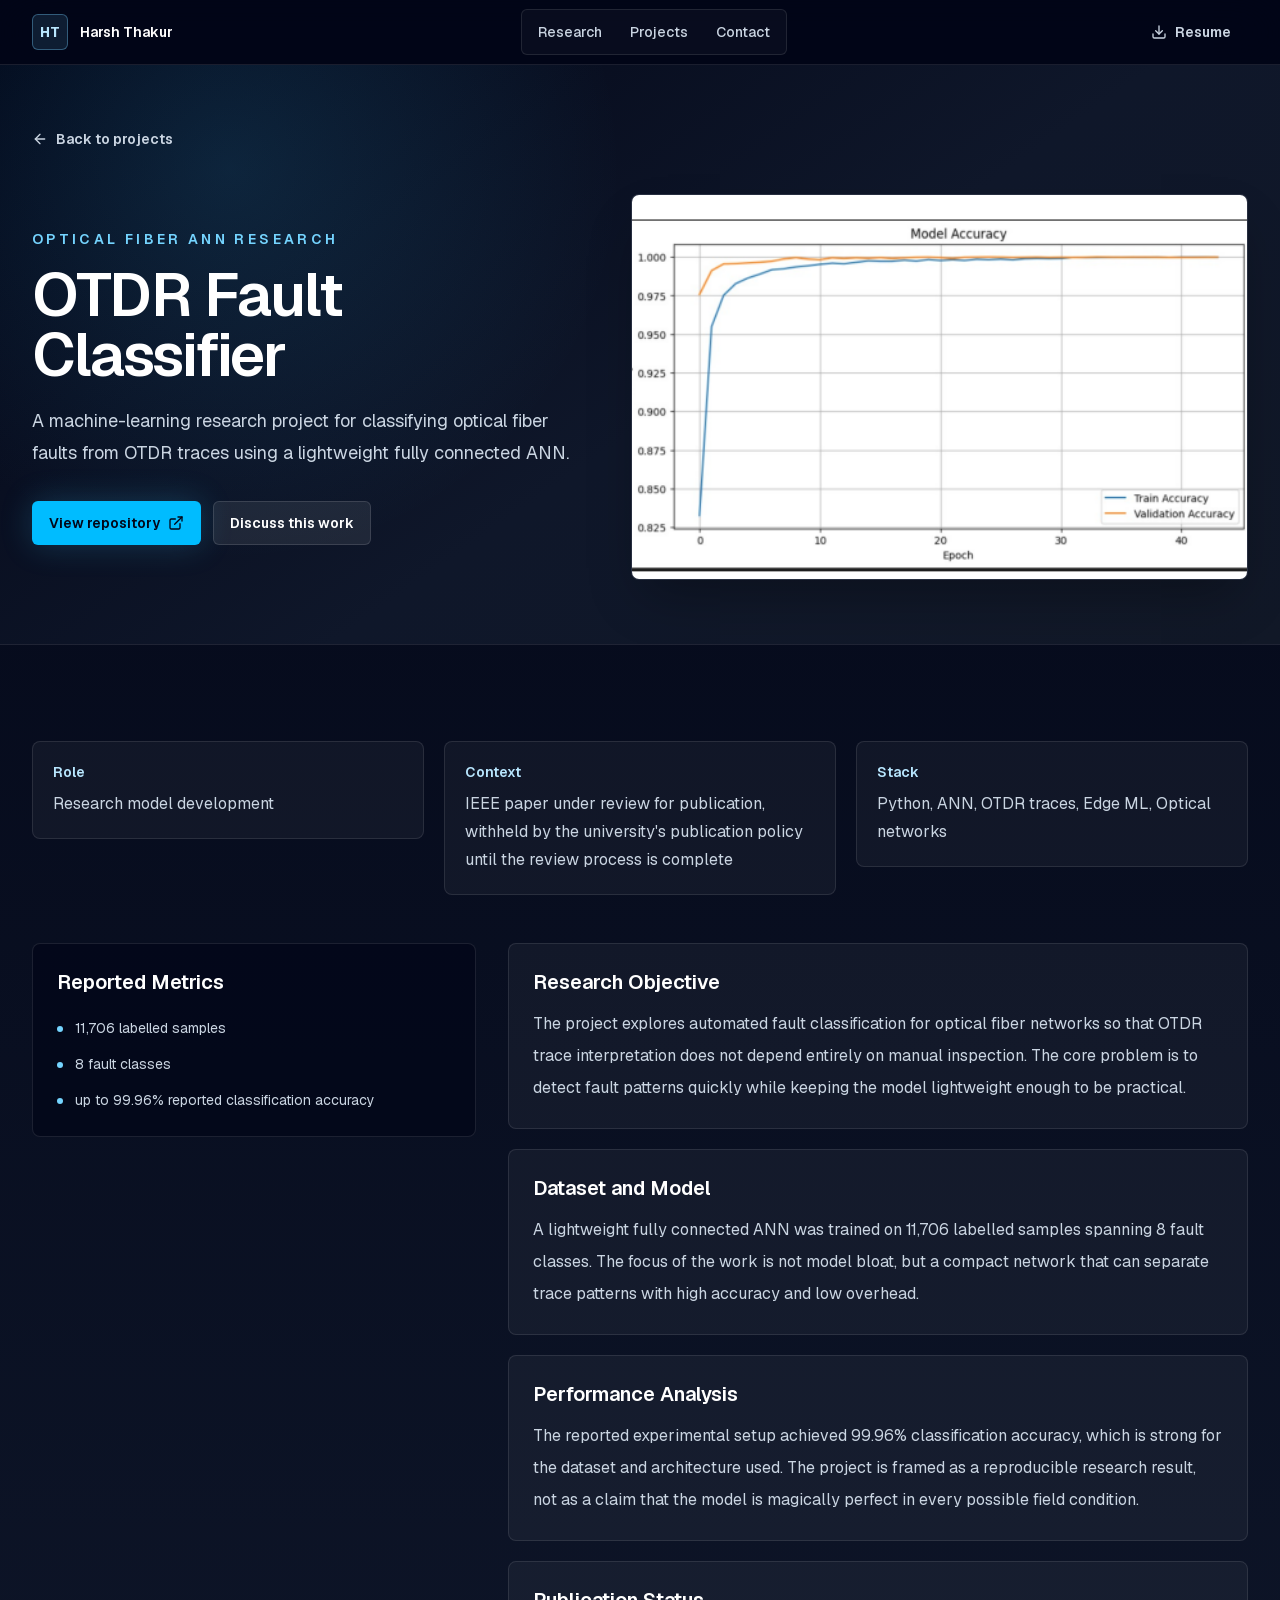
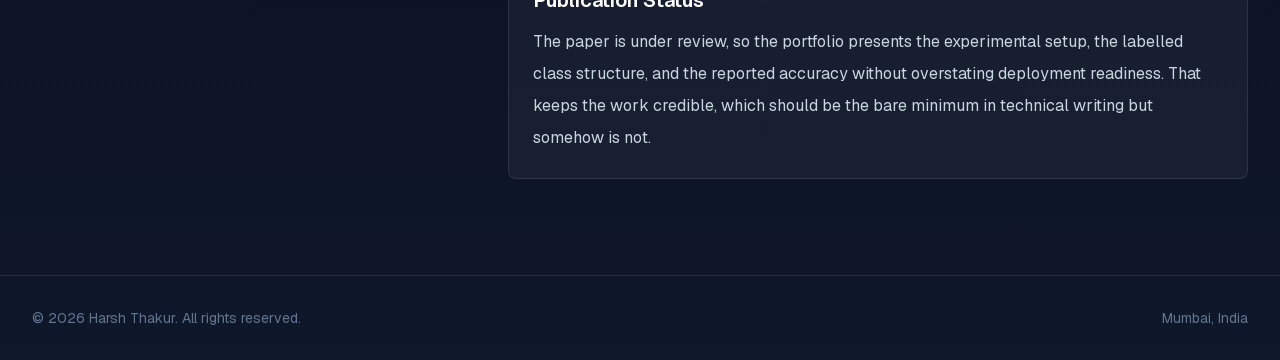
<file: projects/otdr-fault-classifier/index.html>
<!DOCTYPE html><!--7OKY2HrCNlZPV99GjDunz--><html lang="en" class="__variable_246ccd __variable_c29908 scroll-smooth"><head><meta charSet="utf-8"/><meta name="viewport" content="width=device-width, initial-scale=1"/><link rel="preload" as="image" href="/images/otdr-accuracy.png"/><link rel="stylesheet" href="/_next/static/css/d57dc7f969da6b76.css" data-precedence="next"/><link rel="preload" as="script" fetchPriority="low" href="/_next/static/chunks/webpack-49c4fa9783c025bd.js"/><script src="/_next/static/chunks/4bd1b696-c023c6e3521b1417.js" async=""></script><script src="/_next/static/chunks/255-81ba70bd132d3eed.js" async=""></script><script src="/_next/static/chunks/main-app-f522895c8cc03403.js" async=""></script><script src="/_next/static/chunks/206-795ea8fd2b514175.js" async=""></script><script src="/_next/static/chunks/app/projects/%5Bslug%5D/page-590bc0a7032b5d14.js" async=""></script><meta name="theme-color" content="#020617"/><meta name="color-scheme" content="dark"/><title>OTDR Fault Classifier | Project | Harsh Thakur</title><meta name="description" content="Lightweight neural classifier for automated optical fiber fault detection from OTDR traces, built to study fast interpretation of labelled fault patterns."/><meta name="application-name" content="Harsh Thakur Portfolio"/><meta name="author" content="Harsh Thakur"/><link rel="manifest" href="/site.webmanifest"/><meta name="keywords" content="Harsh Thakur,embedded systems engineer,biomedical electronics,analog VLSI,STM8,ESP32,PCB design,neural recording LNA,continuous glucose monitoring"/><meta name="creator" content="Harsh Thakur"/><link rel="canonical" href="https://harshthakur-51.github.io/"/><meta property="og:title" content="OTDR Fault Classifier | Harsh Thakur"/><meta property="og:description" content="Lightweight neural classifier for automated optical fiber fault detection from OTDR traces, built to study fast interpretation of labelled fault patterns."/><meta property="og:image" content="https://harshthakur-51.github.io/images/otdr-accuracy.png"/><meta property="og:image:width" content="1200"/><meta property="og:image:height" content="675"/><meta property="og:image:alt" content="OTDR Fault Classifier project preview"/><meta name="twitter:card" content="summary_large_image"/><meta name="twitter:title" content="Harsh Thakur | Embedded Systems &amp; Biomedical Electronics"/><meta name="twitter:description" content="Portfolio covering embedded systems, biomedical electronics, analog/VLSI design, and applied ML."/><meta name="twitter:image" content="https://harshthakur-51.github.io/og-image.svg"/><link rel="icon" href="/favicon.ico" type="image/x-icon" sizes="16x16"/><link rel="icon" href="/favicon.ico"/><link rel="icon" href="/icon.svg" type="image/svg+xml"/><link rel="apple-touch-icon" href="/apple-touch-icon.svg" type="image/svg+xml"/><script src="/_next/static/chunks/polyfills-42372ed130431b0a.js" noModule=""></script></head><body><div hidden=""><!--$--><!--/$--></div><header class="sticky top-0 z-50 border-b border-white/10 bg-slate-950/78 backdrop-blur-xl"><div class="mx-auto w-full max-w-7xl px-5 sm:px-6 lg:px-8 flex min-h-16 items-center justify-between gap-4"><a class="group inline-flex items-center gap-3 focus-visible:outline focus-visible:outline-2 focus-visible:outline-offset-4 focus-visible:outline-sky-300" aria-label="Harsh Thakur portfolio home" href="/"><span class="flex size-9 items-center justify-center rounded-md border border-sky-300/35 bg-sky-300/12 text-sm font-bold text-sky-200">HT</span><span class="hidden text-sm font-semibold text-white sm:inline">Harsh Thakur</span></a><nav class="hidden items-center gap-1 rounded-md border border-white/10 bg-white/[0.03] p-1 lg:flex" aria-label="Main navigation"><a class="rounded px-3 py-2 text-sm font-medium text-slate-300 transition hover:bg-white/8 hover:text-white focus-visible:outline focus-visible:outline-2 focus-visible:outline-sky-300" href="/#research">Research</a><a class="rounded px-3 py-2 text-sm font-medium text-slate-300 transition hover:bg-white/8 hover:text-white focus-visible:outline focus-visible:outline-2 focus-visible:outline-sky-300" href="/#projects">Projects</a><a class="rounded px-3 py-2 text-sm font-medium text-slate-300 transition hover:bg-white/8 hover:text-white focus-visible:outline focus-visible:outline-2 focus-visible:outline-sky-300" href="/#contact">Contact</a></nav><a class="inline-flex min-h-11 items-center justify-center gap-2 rounded-md border px-4 py-2.5 text-sm font-semibold transition duration-200 focus-visible:outline focus-visible:outline-2 focus-visible:outline-offset-2 focus-visible:outline-sky-300 border-transparent bg-transparent text-slate-300 hover:bg-white/8 hover:text-white hidden sm:inline-flex" href="/Harsh-Thakur-Resume.pdf" download=""><svg xmlns="http://www.w3.org/2000/svg" width="24" height="24" viewBox="0 0 24 24" fill="none" stroke="currentColor" stroke-width="2" stroke-linecap="round" stroke-linejoin="round" class="lucide lucide-download size-4" aria-hidden="true"><path d="M12 15V3"></path><path d="M21 15v4a2 2 0 0 1-2 2H5a2 2 0 0 1-2-2v-4"></path><path d="m7 10 5 5 5-5"></path></svg>Resume</a></div></header><main><section class="relative isolate overflow-hidden border-b border-white/10"><div class="absolute inset-0 -z-10 bg-[radial-gradient(circle_at_18%_18%,rgba(56,189,248,0.14),transparent_34%),linear-gradient(145deg,#020617_0%,#0f172a_55%,#111827_100%)]"></div><div class="mx-auto w-full max-w-7xl px-5 sm:px-6 lg:px-8 py-12 md:py-16"><a class="inline-flex items-center gap-2 text-sm font-semibold text-slate-300 transition hover:text-white focus-visible:outline focus-visible:outline-2 focus-visible:outline-offset-4 focus-visible:outline-sky-300" href="/#projects"><svg xmlns="http://www.w3.org/2000/svg" width="24" height="24" viewBox="0 0 24 24" fill="none" stroke="currentColor" stroke-width="2" stroke-linecap="round" stroke-linejoin="round" class="lucide lucide-arrow-left size-4" aria-hidden="true"><path d="m12 19-7-7 7-7"></path><path d="M19 12H5"></path></svg>Back to projects</a><div class="mt-10 grid gap-10 lg:grid-cols-[0.95fr_1.05fr] lg:items-center"><div class="" style="opacity:0;transform:translateY(18px)"><p class="text-sm font-semibold uppercase tracking-[0.24em] text-sky-300">Optical fiber ANN research</p><h1 class="mt-4 text-4xl font-semibold tracking-tight text-white md:text-6xl">OTDR Fault Classifier</h1><p class="mt-5 max-w-3xl text-lg leading-8 text-slate-300">A machine-learning research project for classifying optical fiber faults from OTDR traces using a lightweight fully connected ANN.</p><div class="mt-8 flex flex-wrap gap-3"><a class="inline-flex min-h-11 items-center justify-center gap-2 rounded-md border px-4 py-2.5 text-sm font-semibold transition duration-200 focus-visible:outline focus-visible:outline-2 focus-visible:outline-offset-2 focus-visible:outline-sky-300 border-sky-400/80 bg-sky-400 text-slate-950 shadow-[0_0_32px_rgba(56,189,248,0.22)] hover:border-sky-300 hover:bg-sky-300 " href="https://github.com/harshthakur-51/otdr-fault-classifier" target="_blank" rel="noopener noreferrer">View repository<svg xmlns="http://www.w3.org/2000/svg" width="24" height="24" viewBox="0 0 24 24" fill="none" stroke="currentColor" stroke-width="2" stroke-linecap="round" stroke-linejoin="round" class="lucide lucide-external-link size-4" aria-hidden="true"><path d="M15 3h6v6"></path><path d="M10 14 21 3"></path><path d="M18 13v6a2 2 0 0 1-2 2H5a2 2 0 0 1-2-2V8a2 2 0 0 1 2-2h6"></path></svg></a><a class="inline-flex min-h-11 items-center justify-center gap-2 rounded-md border px-4 py-2.5 text-sm font-semibold transition duration-200 focus-visible:outline focus-visible:outline-2 focus-visible:outline-offset-2 focus-visible:outline-sky-300 border-white/12 bg-white/8 text-white hover:border-sky-300/50 hover:bg-white/12 " href="/#contact">Discuss this work</a></div></div><div class="" style="opacity:0;transform:translateY(18px)"><div class="group relative aspect-[16/10] overflow-hidden rounded-lg border border-white/10 bg-slate-900 shadow-2xl shadow-black/30"><img alt="OTDR Fault Classifier visual summary" decoding="async" data-nimg="fill" class="absolute inset-0 h-full w-full object-cover transition duration-700 group-hover:scale-105 group-hover:opacity-0" style="position:absolute;height:100%;width:100%;left:0;top:0;right:0;bottom:0;color:transparent" src="/images/otdr-accuracy.png"/><img alt="" loading="lazy" decoding="async" data-nimg="fill" class="absolute inset-0 h-full w-full object-cover opacity-0 transition duration-700 group-hover:scale-105 group-hover:opacity-100" style="position:absolute;height:100%;width:100%;left:0;top:0;right:0;bottom:0;color:transparent" src="/images/otdr-confusion-matrix.png"/></div></div></div></div></section><section class="py-16 md:py-24"><div class="mx-auto w-full max-w-7xl px-5 sm:px-6 lg:px-8 "><div class="grid gap-5 md:grid-cols-3"><div class="" style="opacity:0;transform:translateY(18px)"><div class="rounded-lg border border-white/10 bg-white/[0.045] p-5"><p class="text-sm font-semibold text-sky-200">Role</p><p class="mt-2 text-base leading-7 text-slate-300">Research model development</p></div></div><div class="" style="opacity:0;transform:translateY(18px)"><div class="rounded-lg border border-white/10 bg-white/[0.045] p-5"><p class="text-sm font-semibold text-sky-200">Context</p><p class="mt-2 text-base leading-7 text-slate-300">IEEE paper under review for publication, withheld by the university&#x27;s publication policy until the review process is complete</p></div></div><div class="" style="opacity:0;transform:translateY(18px)"><div class="rounded-lg border border-white/10 bg-white/[0.045] p-5"><p class="text-sm font-semibold text-sky-200">Stack</p><p class="mt-2 text-base leading-7 text-slate-300">Python, ANN, OTDR traces, Edge ML, Optical networks</p></div></div></div><div class="mt-12 grid gap-8 lg:grid-cols-[0.75fr_1.25fr]"><div class="" style="opacity:0;transform:translateY(18px)"><aside class="rounded-lg border border-white/10 bg-slate-950/72 p-6"><h2 class="text-xl font-semibold text-white">Reported Metrics</h2><ul class="mt-5 space-y-3"><li class="flex gap-3 text-sm leading-6 text-slate-300"><span class="mt-2.5 size-1.5 shrink-0 rounded-full bg-sky-300"></span><span>11,706 labelled samples</span></li><li class="flex gap-3 text-sm leading-6 text-slate-300"><span class="mt-2.5 size-1.5 shrink-0 rounded-full bg-sky-300"></span><span>8 fault classes</span></li><li class="flex gap-3 text-sm leading-6 text-slate-300"><span class="mt-2.5 size-1.5 shrink-0 rounded-full bg-sky-300"></span><span>up to 99.96% reported classification accuracy</span></li></ul></aside></div><div class="space-y-5"><div class="" style="opacity:0;transform:translateY(18px)"><article class="rounded-lg border border-white/10 bg-white/[0.045] p-6"><h2 class="text-xl font-semibold text-white">Research Objective</h2><p class="mt-3 text-base leading-8 text-slate-300">The project explores automated fault classification for optical fiber networks so that OTDR trace interpretation does not depend entirely on manual inspection. The core problem is to detect fault patterns quickly while keeping the model lightweight enough to be practical.</p></article></div><div class="" style="opacity:0;transform:translateY(18px)"><article class="rounded-lg border border-white/10 bg-white/[0.045] p-6"><h2 class="text-xl font-semibold text-white">Dataset and Model</h2><p class="mt-3 text-base leading-8 text-slate-300">A lightweight fully connected ANN was trained on 11,706 labelled samples spanning 8 fault classes. The focus of the work is not model bloat, but a compact network that can separate trace patterns with high accuracy and low overhead.</p></article></div><div class="" style="opacity:0;transform:translateY(18px)"><article class="rounded-lg border border-white/10 bg-white/[0.045] p-6"><h2 class="text-xl font-semibold text-white">Performance Analysis</h2><p class="mt-3 text-base leading-8 text-slate-300">The reported experimental setup achieved 99.96% classification accuracy, which is strong for the dataset and architecture used. The project is framed as a reproducible research result, not as a claim that the model is magically perfect in every possible field condition.</p></article></div><div class="" style="opacity:0;transform:translateY(18px)"><article class="rounded-lg border border-white/10 bg-white/[0.045] p-6"><h2 class="text-xl font-semibold text-white">Publication Status</h2><p class="mt-3 text-base leading-8 text-slate-300">The paper is under review, so the portfolio presents the experimental setup, the labelled class structure, and the reported accuracy without overstating deployment readiness. That keeps the work credible, which should be the bare minimum in technical writing but somehow is not.</p></article></div></div></div></div></section></main><footer class="border-t border-white/10 py-8"><div class="mx-auto w-full max-w-7xl px-5 sm:px-6 lg:px-8 flex flex-col gap-3 text-sm text-slate-500 sm:flex-row sm:items-center sm:justify-between"><p>© <!-- -->2026<!-- --> Harsh Thakur. All rights reserved.</p><p>Mumbai, India</p></div></footer><!--$--><!--/$--><script src="/_next/static/chunks/webpack-49c4fa9783c025bd.js" id="_R_" async=""></script><script>(self.__next_f=self.__next_f||[]).push([0])</script><script>self.__next_f.push([1,"1:\"$Sreact.fragment\"\n2:I[9766,[],\"\"]\n3:I[8924,[],\"\"]\n5:I[4431,[],\"OutletBoundary\"]\n7:I[5278,[],\"AsyncMetadataOutlet\"]\n9:I[4431,[],\"ViewportBoundary\"]\nb:I[4431,[],\"MetadataBoundary\"]\nc:\"$Sreact.suspense\"\ne:I[7150,[],\"\"]\n:HL[\"/_next/static/css/d57dc7f969da6b76.css\",\"style\"]\n"])</script><script>self.__next_f.push([1,"0:{\"P\":null,\"b\":\"7OKY2HrCNlZPV99GjDunz\",\"p\":\"\",\"c\":[\"\",\"projects\",\"otdr-fault-classifier\",\"\"],\"i\":false,\"f\":[[[\"\",{\"children\":[\"projects\",{\"children\":[[\"slug\",\"otdr-fault-classifier\",\"d\"],{\"children\":[\"__PAGE__\",{}]}]}]},\"$undefined\",\"$undefined\",true],[\"\",[\"$\",\"$1\",\"c\",{\"children\":[[[\"$\",\"link\",\"0\",{\"rel\":\"stylesheet\",\"href\":\"/_next/static/css/d57dc7f969da6b76.css\",\"precedence\":\"next\",\"crossOrigin\":\"$undefined\",\"nonce\":\"$undefined\"}]],[\"$\",\"html\",null,{\"lang\":\"en\",\"className\":\"__variable_246ccd __variable_c29908 scroll-smooth\",\"children\":[\"$\",\"body\",null,{\"children\":[\"$\",\"$L2\",null,{\"parallelRouterKey\":\"children\",\"error\":\"$undefined\",\"errorStyles\":\"$undefined\",\"errorScripts\":\"$undefined\",\"template\":[\"$\",\"$L3\",null,{}],\"templateStyles\":\"$undefined\",\"templateScripts\":\"$undefined\",\"notFound\":[[[\"$\",\"title\",null,{\"children\":\"404: This page could not be found.\"}],[\"$\",\"div\",null,{\"style\":{\"fontFamily\":\"system-ui,\\\"Segoe UI\\\",Roboto,Helvetica,Arial,sans-serif,\\\"Apple Color Emoji\\\",\\\"Segoe UI Emoji\\\"\",\"height\":\"100vh\",\"textAlign\":\"center\",\"display\":\"flex\",\"flexDirection\":\"column\",\"alignItems\":\"center\",\"justifyContent\":\"center\"},\"children\":[\"$\",\"div\",null,{\"children\":[[\"$\",\"style\",null,{\"dangerouslySetInnerHTML\":{\"__html\":\"body{color:#000;background:#fff;margin:0}.next-error-h1{border-right:1px solid rgba(0,0,0,.3)}@media (prefers-color-scheme:dark){body{color:#fff;background:#000}.next-error-h1{border-right:1px solid rgba(255,255,255,.3)}}\"}}],[\"$\",\"h1\",null,{\"className\":\"next-error-h1\",\"style\":{\"display\":\"inline-block\",\"margin\":\"0 20px 0 0\",\"padding\":\"0 23px 0 0\",\"fontSize\":24,\"fontWeight\":500,\"verticalAlign\":\"top\",\"lineHeight\":\"49px\"},\"children\":404}],[\"$\",\"div\",null,{\"style\":{\"display\":\"inline-block\"},\"children\":[\"$\",\"h2\",null,{\"style\":{\"fontSize\":14,\"fontWeight\":400,\"lineHeight\":\"49px\",\"margin\":0},\"children\":\"This page could not be found.\"}]}]]}]}]],[]],\"forbidden\":\"$undefined\",\"unauthorized\":\"$undefined\"}]}]}]]}],{\"children\":[\"projects\",[\"$\",\"$1\",\"c\",{\"children\":[null,[\"$\",\"$L2\",null,{\"parallelRouterKey\":\"children\",\"error\":\"$undefined\",\"errorStyles\":\"$undefined\",\"errorScripts\":\"$undefined\",\"template\":[\"$\",\"$L3\",null,{}],\"templateStyles\":\"$undefined\",\"templateScripts\":\"$undefined\",\"notFound\":\"$undefined\",\"forbidden\":\"$undefined\",\"unauthorized\":\"$undefined\"}]]}],{\"children\":[[\"slug\",\"otdr-fault-classifier\",\"d\"],[\"$\",\"$1\",\"c\",{\"children\":[null,[\"$\",\"$L2\",null,{\"parallelRouterKey\":\"children\",\"error\":\"$undefined\",\"errorStyles\":\"$undefined\",\"errorScripts\":\"$undefined\",\"template\":[\"$\",\"$L3\",null,{}],\"templateStyles\":\"$undefined\",\"templateScripts\":\"$undefined\",\"notFound\":\"$undefined\",\"forbidden\":\"$undefined\",\"unauthorized\":\"$undefined\"}]]}],{\"children\":[\"__PAGE__\",[\"$\",\"$1\",\"c\",{\"children\":[\"$L4\",null,[\"$\",\"$L5\",null,{\"children\":[\"$L6\",[\"$\",\"$L7\",null,{\"promise\":\"$@8\"}]]}]]}],{},null,false]},null,false]},null,false]},null,false],[\"$\",\"$1\",\"h\",{\"children\":[null,[[\"$\",\"$L9\",null,{\"children\":\"$La\"}],null],[\"$\",\"$Lb\",null,{\"children\":[\"$\",\"div\",null,{\"hidden\":true,\"children\":[\"$\",\"$c\",null,{\"fallback\":null,\"children\":\"$Ld\"}]}]}]]}],false]],\"m\":\"$undefined\",\"G\":[\"$e\",[]],\"s\":false,\"S\":true}\n"])</script><script>self.__next_f.push([1,"f:I[2619,[\"206\",\"static/chunks/206-795ea8fd2b514175.js\",\"419\",\"static/chunks/app/projects/%5Bslug%5D/page-590bc0a7032b5d14.js\"],\"\"]\n10:I[2544,[\"206\",\"static/chunks/206-795ea8fd2b514175.js\",\"419\",\"static/chunks/app/projects/%5Bslug%5D/page-590bc0a7032b5d14.js\"],\"default\"]\n11:I[9718,[\"206\",\"static/chunks/206-795ea8fd2b514175.js\",\"419\",\"static/chunks/app/projects/%5Bslug%5D/page-590bc0a7032b5d14.js\"],\"Reveal\"]\n"])</script><script>self.__next_f.push([1,"4:[[\"$\",\"header\",null,{\"className\":\"sticky top-0 z-50 border-b border-white/10 bg-slate-950/78 backdrop-blur-xl\",\"children\":[\"$\",\"div\",null,{\"className\":\"mx-auto w-full max-w-7xl px-5 sm:px-6 lg:px-8 flex min-h-16 items-center justify-between gap-4\",\"children\":[[\"$\",\"$Lf\",null,{\"href\":\"/\",\"className\":\"group inline-flex items-center gap-3 focus-visible:outline focus-visible:outline-2 focus-visible:outline-offset-4 focus-visible:outline-sky-300\",\"aria-label\":\"Harsh Thakur portfolio home\",\"children\":[[\"$\",\"span\",null,{\"className\":\"flex size-9 items-center justify-center rounded-md border border-sky-300/35 bg-sky-300/12 text-sm font-bold text-sky-200\",\"children\":\"HT\"}],[\"$\",\"span\",null,{\"className\":\"hidden text-sm font-semibold text-white sm:inline\",\"children\":\"Harsh Thakur\"}]]}],[\"$\",\"nav\",null,{\"className\":\"hidden items-center gap-1 rounded-md border border-white/10 bg-white/[0.03] p-1 lg:flex\",\"aria-label\":\"Main navigation\",\"children\":[[\"$\",\"$Lf\",\"/#research\",{\"href\":\"/#research\",\"className\":\"rounded px-3 py-2 text-sm font-medium text-slate-300 transition hover:bg-white/8 hover:text-white focus-visible:outline focus-visible:outline-2 focus-visible:outline-sky-300\",\"children\":\"Research\"}],[\"$\",\"$Lf\",\"/#projects\",{\"href\":\"/#projects\",\"className\":\"rounded px-3 py-2 text-sm font-medium text-slate-300 transition hover:bg-white/8 hover:text-white focus-visible:outline focus-visible:outline-2 focus-visible:outline-sky-300\",\"children\":\"Projects\"}],[\"$\",\"$Lf\",\"/#contact\",{\"href\":\"/#contact\",\"className\":\"rounded px-3 py-2 text-sm font-medium text-slate-300 transition hover:bg-white/8 hover:text-white focus-visible:outline focus-visible:outline-2 focus-visible:outline-sky-300\",\"children\":\"Contact\"}]]}],[\"$\",\"a\",null,{\"className\":\"inline-flex min-h-11 items-center justify-center gap-2 rounded-md border px-4 py-2.5 text-sm font-semibold transition duration-200 focus-visible:outline focus-visible:outline-2 focus-visible:outline-offset-2 focus-visible:outline-sky-300 border-transparent bg-transparent text-slate-300 hover:bg-white/8 hover:text-white hidden sm:inline-flex\",\"href\":\"/Harsh-Thakur-Resume.pdf\",\"download\":true,\"children\":[[\"$\",\"$L10\",null,{\"ref\":\"$undefined\",\"iconNode\":[[\"path\",{\"d\":\"M12 15V3\",\"key\":\"m9g1x1\"}],[\"path\",{\"d\":\"M21 15v4a2 2 0 0 1-2 2H5a2 2 0 0 1-2-2v-4\",\"key\":\"ih7n3h\"}],[\"path\",{\"d\":\"m7 10 5 5 5-5\",\"key\":\"brsn70\"}]],\"className\":\"lucide-download size-4\",\"aria-hidden\":\"true\"}],\"Resume\"]}]]}]}],[\"$\",\"main\",null,{\"children\":[[\"$\",\"section\",null,{\"className\":\"relative isolate overflow-hidden border-b border-white/10\",\"children\":[[\"$\",\"div\",null,{\"className\":\"absolute inset-0 -z-10 bg-[radial-gradient(circle_at_18%_18%,rgba(56,189,248,0.14),transparent_34%),linear-gradient(145deg,#020617_0%,#0f172a_55%,#111827_100%)]\"}],[\"$\",\"div\",null,{\"className\":\"mx-auto w-full max-w-7xl px-5 sm:px-6 lg:px-8 py-12 md:py-16\",\"children\":[[\"$\",\"$Lf\",null,{\"href\":\"/#projects\",\"className\":\"inline-flex items-center gap-2 text-sm font-semibold text-slate-300 transition hover:text-white focus-visible:outline focus-visible:outline-2 focus-visible:outline-offset-4 focus-visible:outline-sky-300\",\"children\":[[\"$\",\"$L10\",null,{\"ref\":\"$undefined\",\"iconNode\":[[\"path\",{\"d\":\"m12 19-7-7 7-7\",\"key\":\"1l729n\"}],[\"path\",{\"d\":\"M19 12H5\",\"key\":\"x3x0zl\"}]],\"className\":\"lucide-arrow-left size-4\",\"aria-hidden\":\"true\"}],\"Back to projects\"]}],[\"$\",\"div\",null,{\"className\":\"mt-10 grid gap-10 lg:grid-cols-[0.95fr_1.05fr] lg:items-center\",\"children\":[[\"$\",\"$L11\",null,{\"children\":[[\"$\",\"p\",null,{\"className\":\"text-sm font-semibold uppercase tracking-[0.24em] text-sky-300\",\"children\":\"Optical fiber ANN research\"}],[\"$\",\"h1\",null,{\"className\":\"mt-4 text-4xl font-semibold tracking-tight text-white md:text-6xl\",\"children\":\"OTDR Fault Classifier\"}],[\"$\",\"p\",null,{\"className\":\"mt-5 max-w-3xl text-lg leading-8 text-slate-300\",\"children\":\"A machine-learning research project for classifying optical fiber faults from OTDR traces using a lightweight fully connected ANN.\"}],\"$L12\"]}],\"$L13\"]}]]}]]}],\"$L14\"]}],\"$L15\"]\n"])</script><script>self.__next_f.push([1,"16:I[1356,[\"206\",\"static/chunks/206-795ea8fd2b514175.js\",\"419\",\"static/chunks/app/projects/%5Bslug%5D/page-590bc0a7032b5d14.js\"],\"Image\"]\n"])</script><script>self.__next_f.push([1,"12:[\"$\",\"div\",null,{\"className\":\"mt-8 flex flex-wrap gap-3\",\"children\":[[\"$\",\"a\",null,{\"className\":\"inline-flex min-h-11 items-center justify-center gap-2 rounded-md border px-4 py-2.5 text-sm font-semibold transition duration-200 focus-visible:outline focus-visible:outline-2 focus-visible:outline-offset-2 focus-visible:outline-sky-300 border-sky-400/80 bg-sky-400 text-slate-950 shadow-[0_0_32px_rgba(56,189,248,0.22)] hover:border-sky-300 hover:bg-sky-300 \",\"href\":\"https://github.com/harshthakur-51/otdr-fault-classifier\",\"target\":\"_blank\",\"rel\":\"noopener noreferrer\",\"children\":[\"View repository\",[\"$\",\"$L10\",null,{\"ref\":\"$undefined\",\"iconNode\":[[\"path\",{\"d\":\"M15 3h6v6\",\"key\":\"1q9fwt\"}],[\"path\",{\"d\":\"M10 14 21 3\",\"key\":\"gplh6r\"}],[\"path\",{\"d\":\"M18 13v6a2 2 0 0 1-2 2H5a2 2 0 0 1-2-2V8a2 2 0 0 1 2-2h6\",\"key\":\"a6xqqp\"}]],\"className\":\"lucide-external-link size-4\",\"aria-hidden\":\"true\"}]]}],[\"$\",\"a\",null,{\"className\":\"inline-flex min-h-11 items-center justify-center gap-2 rounded-md border px-4 py-2.5 text-sm font-semibold transition duration-200 focus-visible:outline focus-visible:outline-2 focus-visible:outline-offset-2 focus-visible:outline-sky-300 border-white/12 bg-white/8 text-white hover:border-sky-300/50 hover:bg-white/12 \",\"href\":\"/#contact\",\"children\":\"Discuss this work\"}]]}]\n"])</script><script>self.__next_f.push([1,"13:[\"$\",\"$L11\",null,{\"delay\":0.08,\"children\":[\"$\",\"div\",null,{\"className\":\"group relative aspect-[16/10] overflow-hidden rounded-lg border border-white/10 bg-slate-900 shadow-2xl shadow-black/30\",\"children\":[[\"$\",\"$L16\",null,{\"src\":\"/images/otdr-accuracy.png\",\"alt\":\"OTDR Fault Classifier visual summary\",\"fill\":true,\"priority\":true,\"sizes\":\"(min-width: 1024px) 50vw, 100vw\",\"className\":\"absolute inset-0 h-full w-full object-cover transition duration-700 group-hover:scale-105 group-hover:opacity-0\"}],[\"$\",\"$L16\",null,{\"src\":\"/images/otdr-confusion-matrix.png\",\"alt\":\"\",\"fill\":true,\"sizes\":\"(min-width: 1024px) 50vw, 100vw\",\"className\":\"absolute inset-0 h-full w-full object-cover opacity-0 transition duration-700 group-hover:scale-105 group-hover:opacity-100\"}]]}]}]\n"])</script><script>self.__next_f.push([1,"14:[\"$\",\"section\",null,{\"className\":\"py-16 md:py-24\",\"children\":[\"$\",\"div\",null,{\"className\":\"mx-auto w-full max-w-7xl px-5 sm:px-6 lg:px-8 \",\"children\":[[\"$\",\"div\",null,{\"className\":\"grid gap-5 md:grid-cols-3\",\"children\":[[\"$\",\"$L11\",null,{\"children\":[\"$\",\"div\",null,{\"className\":\"rounded-lg border border-white/10 bg-white/[0.045] p-5\",\"children\":[[\"$\",\"p\",null,{\"className\":\"text-sm font-semibold text-sky-200\",\"children\":\"Role\"}],[\"$\",\"p\",null,{\"className\":\"mt-2 text-base leading-7 text-slate-300\",\"children\":\"Research model development\"}]]}]}],[\"$\",\"$L11\",null,{\"delay\":0.04,\"children\":[\"$\",\"div\",null,{\"className\":\"rounded-lg border border-white/10 bg-white/[0.045] p-5\",\"children\":[[\"$\",\"p\",null,{\"className\":\"text-sm font-semibold text-sky-200\",\"children\":\"Context\"}],[\"$\",\"p\",null,{\"className\":\"mt-2 text-base leading-7 text-slate-300\",\"children\":\"IEEE paper under review for publication, withheld by the university's publication policy until the review process is complete\"}]]}]}],[\"$\",\"$L11\",null,{\"delay\":0.08,\"children\":[\"$\",\"div\",null,{\"className\":\"rounded-lg border border-white/10 bg-white/[0.045] p-5\",\"children\":[[\"$\",\"p\",null,{\"className\":\"text-sm font-semibold text-sky-200\",\"children\":\"Stack\"}],[\"$\",\"p\",null,{\"className\":\"mt-2 text-base leading-7 text-slate-300\",\"children\":\"Python, ANN, OTDR traces, Edge ML, Optical networks\"}]]}]}]]}],[\"$\",\"div\",null,{\"className\":\"mt-12 grid gap-8 lg:grid-cols-[0.75fr_1.25fr]\",\"children\":[[\"$\",\"$L11\",null,{\"children\":[\"$\",\"aside\",null,{\"className\":\"rounded-lg border border-white/10 bg-slate-950/72 p-6\",\"children\":[[\"$\",\"h2\",null,{\"className\":\"text-xl font-semibold text-white\",\"children\":\"Reported Metrics\"}],[\"$\",\"ul\",null,{\"className\":\"mt-5 space-y-3\",\"children\":[[\"$\",\"li\",\"11,706 labelled samples\",{\"className\":\"flex gap-3 text-sm leading-6 text-slate-300\",\"children\":[[\"$\",\"span\",null,{\"className\":\"mt-2.5 size-1.5 shrink-0 rounded-full bg-sky-300\"}],[\"$\",\"span\",null,{\"children\":\"11,706 labelled samples\"}]]}],[\"$\",\"li\",\"8 fault classes\",{\"className\":\"flex gap-3 text-sm leading-6 text-slate-300\",\"children\":[[\"$\",\"span\",null,{\"className\":\"mt-2.5 size-1.5 shrink-0 rounded-full bg-sky-300\"}],[\"$\",\"span\",null,{\"children\":\"8 fault classes\"}]]}],[\"$\",\"li\",\"up to 99.96% reported classification accuracy\",{\"className\":\"flex gap-3 text-sm leading-6 text-slate-300\",\"children\":[[\"$\",\"span\",null,{\"className\":\"mt-2.5 size-1.5 shrink-0 rounded-full bg-sky-300\"}],[\"$\",\"span\",null,{\"children\":\"up to 99.96% reported classification accuracy\"}]]}]]}]]}]}],[\"$\",\"div\",null,{\"className\":\"space-y-5\",\"children\":[[\"$\",\"$L11\",\"Research Objective\",{\"delay\":0,\"children\":[\"$\",\"article\",null,{\"className\":\"rounded-lg border border-white/10 bg-white/[0.045] p-6\",\"children\":[[\"$\",\"h2\",null,{\"className\":\"text-xl font-semibold text-white\",\"children\":\"Research Objective\"}],[\"$\",\"p\",null,{\"className\":\"mt-3 text-base leading-8 text-slate-300\",\"children\":\"The project explores automated fault classification for optical fiber networks so that OTDR trace interpretation does not depend entirely on manual inspection. The core problem is to detect fault patterns quickly while keeping the model lightweight enough to be practical.\"}]]}]}],[\"$\",\"$L11\",\"Dataset and Model\",{\"delay\":0.04,\"children\":[\"$\",\"article\",null,{\"className\":\"rounded-lg border border-white/10 bg-white/[0.045] p-6\",\"children\":[[\"$\",\"h2\",null,{\"className\":\"text-xl font-semibold text-white\",\"children\":\"Dataset and Model\"}],[\"$\",\"p\",null,{\"className\":\"mt-3 text-base leading-8 text-slate-300\",\"children\":\"A lightweight fully connected ANN was trained on 11,706 labelled samples spanning 8 fault classes. The focus of the work is not model bloat, but a compact network that can separate trace patterns with high accuracy and low overhead.\"}]]}]}],[\"$\",\"$L11\",\"Performance Analysis\",{\"delay\":0.08,\"children\":[\"$\",\"article\",null,{\"className\":\"rounded-lg border border-white/10 bg-white/[0.045] p-6\",\"children\":[[\"$\",\"h2\",null,{\"className\":\"text-xl font-semibold text-white\",\"children\":\"Performance Analysis\"}],[\"$\",\"p\",null,{\"className\":\"mt-3 text-base leading-8 text-slate-300\",\"children\":\"The reported experimental setup achieved 99.96% classification accuracy, which is strong for the dataset and architecture used. The project is framed as a reproducible research result, not as a claim that the model is magically perfect in every possible field condition.\"}]]}]}],\"$L17\"]}]]}]]}]}]\n"])</script><script>self.__next_f.push([1,"15:[\"$\",\"footer\",null,{\"className\":\"border-t border-white/10 py-8\",\"children\":[\"$\",\"div\",null,{\"className\":\"mx-auto w-full max-w-7xl px-5 sm:px-6 lg:px-8 flex flex-col gap-3 text-sm text-slate-500 sm:flex-row sm:items-center sm:justify-between\",\"children\":[[\"$\",\"p\",null,{\"children\":[\"© \",2026,\" Harsh Thakur. All rights reserved.\"]}],[\"$\",\"p\",null,{\"children\":\"Mumbai, India\"}]]}]}]\n"])</script><script>self.__next_f.push([1,"17:[\"$\",\"$L11\",\"Publication Status\",{\"delay\":0.12,\"children\":[\"$\",\"article\",null,{\"className\":\"rounded-lg border border-white/10 bg-white/[0.045] p-6\",\"children\":[[\"$\",\"h2\",null,{\"className\":\"text-xl font-semibold text-white\",\"children\":\"Publication Status\"}],[\"$\",\"p\",null,{\"className\":\"mt-3 text-base leading-8 text-slate-300\",\"children\":\"The paper is under review, so the portfolio presents the experimental setup, the labelled class structure, and the reported accuracy without overstating deployment readiness. That keeps the work credible, which should be the bare minimum in technical writing but somehow is not.\"}]]}]}]\n"])</script><script>self.__next_f.push([1,"a:[[\"$\",\"meta\",\"0\",{\"charSet\":\"utf-8\"}],[\"$\",\"meta\",\"1\",{\"name\":\"viewport\",\"content\":\"width=device-width, initial-scale=1\"}],[\"$\",\"meta\",\"2\",{\"name\":\"theme-color\",\"content\":\"#020617\"}],[\"$\",\"meta\",\"3\",{\"name\":\"color-scheme\",\"content\":\"dark\"}]]\n6:null\n"])</script><script>self.__next_f.push([1,"18:I[622,[],\"IconMark\"]\n"])</script><script>self.__next_f.push([1,"8:{\"metadata\":[[\"$\",\"title\",\"0\",{\"children\":\"OTDR Fault Classifier | Project | Harsh Thakur\"}],[\"$\",\"meta\",\"1\",{\"name\":\"description\",\"content\":\"Lightweight neural classifier for automated optical fiber fault detection from OTDR traces, built to study fast interpretation of labelled fault patterns.\"}],[\"$\",\"meta\",\"2\",{\"name\":\"application-name\",\"content\":\"Harsh Thakur Portfolio\"}],[\"$\",\"meta\",\"3\",{\"name\":\"author\",\"content\":\"Harsh Thakur\"}],[\"$\",\"link\",\"4\",{\"rel\":\"manifest\",\"href\":\"/site.webmanifest\",\"crossOrigin\":\"$undefined\"}],[\"$\",\"meta\",\"5\",{\"name\":\"keywords\",\"content\":\"Harsh Thakur,embedded systems engineer,biomedical electronics,analog VLSI,STM8,ESP32,PCB design,neural recording LNA,continuous glucose monitoring\"}],[\"$\",\"meta\",\"6\",{\"name\":\"creator\",\"content\":\"Harsh Thakur\"}],[\"$\",\"link\",\"7\",{\"rel\":\"canonical\",\"href\":\"https://harshthakur-51.github.io/\"}],[\"$\",\"meta\",\"8\",{\"property\":\"og:title\",\"content\":\"OTDR Fault Classifier | Harsh Thakur\"}],[\"$\",\"meta\",\"9\",{\"property\":\"og:description\",\"content\":\"Lightweight neural classifier for automated optical fiber fault detection from OTDR traces, built to study fast interpretation of labelled fault patterns.\"}],[\"$\",\"meta\",\"10\",{\"property\":\"og:image\",\"content\":\"https://harshthakur-51.github.io/images/otdr-accuracy.png\"}],[\"$\",\"meta\",\"11\",{\"property\":\"og:image:width\",\"content\":\"1200\"}],[\"$\",\"meta\",\"12\",{\"property\":\"og:image:height\",\"content\":\"675\"}],[\"$\",\"meta\",\"13\",{\"property\":\"og:image:alt\",\"content\":\"OTDR Fault Classifier project preview\"}],[\"$\",\"meta\",\"14\",{\"name\":\"twitter:card\",\"content\":\"summary_large_image\"}],[\"$\",\"meta\",\"15\",{\"name\":\"twitter:title\",\"content\":\"Harsh Thakur | Embedded Systems \u0026 Biomedical Electronics\"}],[\"$\",\"meta\",\"16\",{\"name\":\"twitter:description\",\"content\":\"Portfolio covering embedded systems, biomedical electronics, analog/VLSI design, and applied ML.\"}],[\"$\",\"meta\",\"17\",{\"name\":\"twitter:image\",\"content\":\"https://harshthakur-51.github.io/og-image.svg\"}],[\"$\",\"link\",\"18\",{\"rel\":\"icon\",\"href\":\"/favicon.ico\",\"type\":\"image/x-icon\",\"sizes\":\"16x16\"}],[\"$\",\"link\",\"19\",{\"rel\":\"icon\",\"href\":\"/favicon.ico\"}],[\"$\",\"link\",\"20\",{\"rel\":\"icon\",\"href\":\"/icon.svg\",\"type\":\"image/svg+xml\"}],[\"$\",\"link\",\"21\",{\"rel\":\"apple-touch-icon\",\"href\":\"/apple-touch-icon.svg\",\"type\":\"image/svg+xml\"}],[\"$\",\"$L18\",\"22\",{}]],\"error\":null,\"digest\":\"$undefined\"}\n"])</script><script>self.__next_f.push([1,"d:\"$8:metadata\"\n"])</script></body></html>
</file>
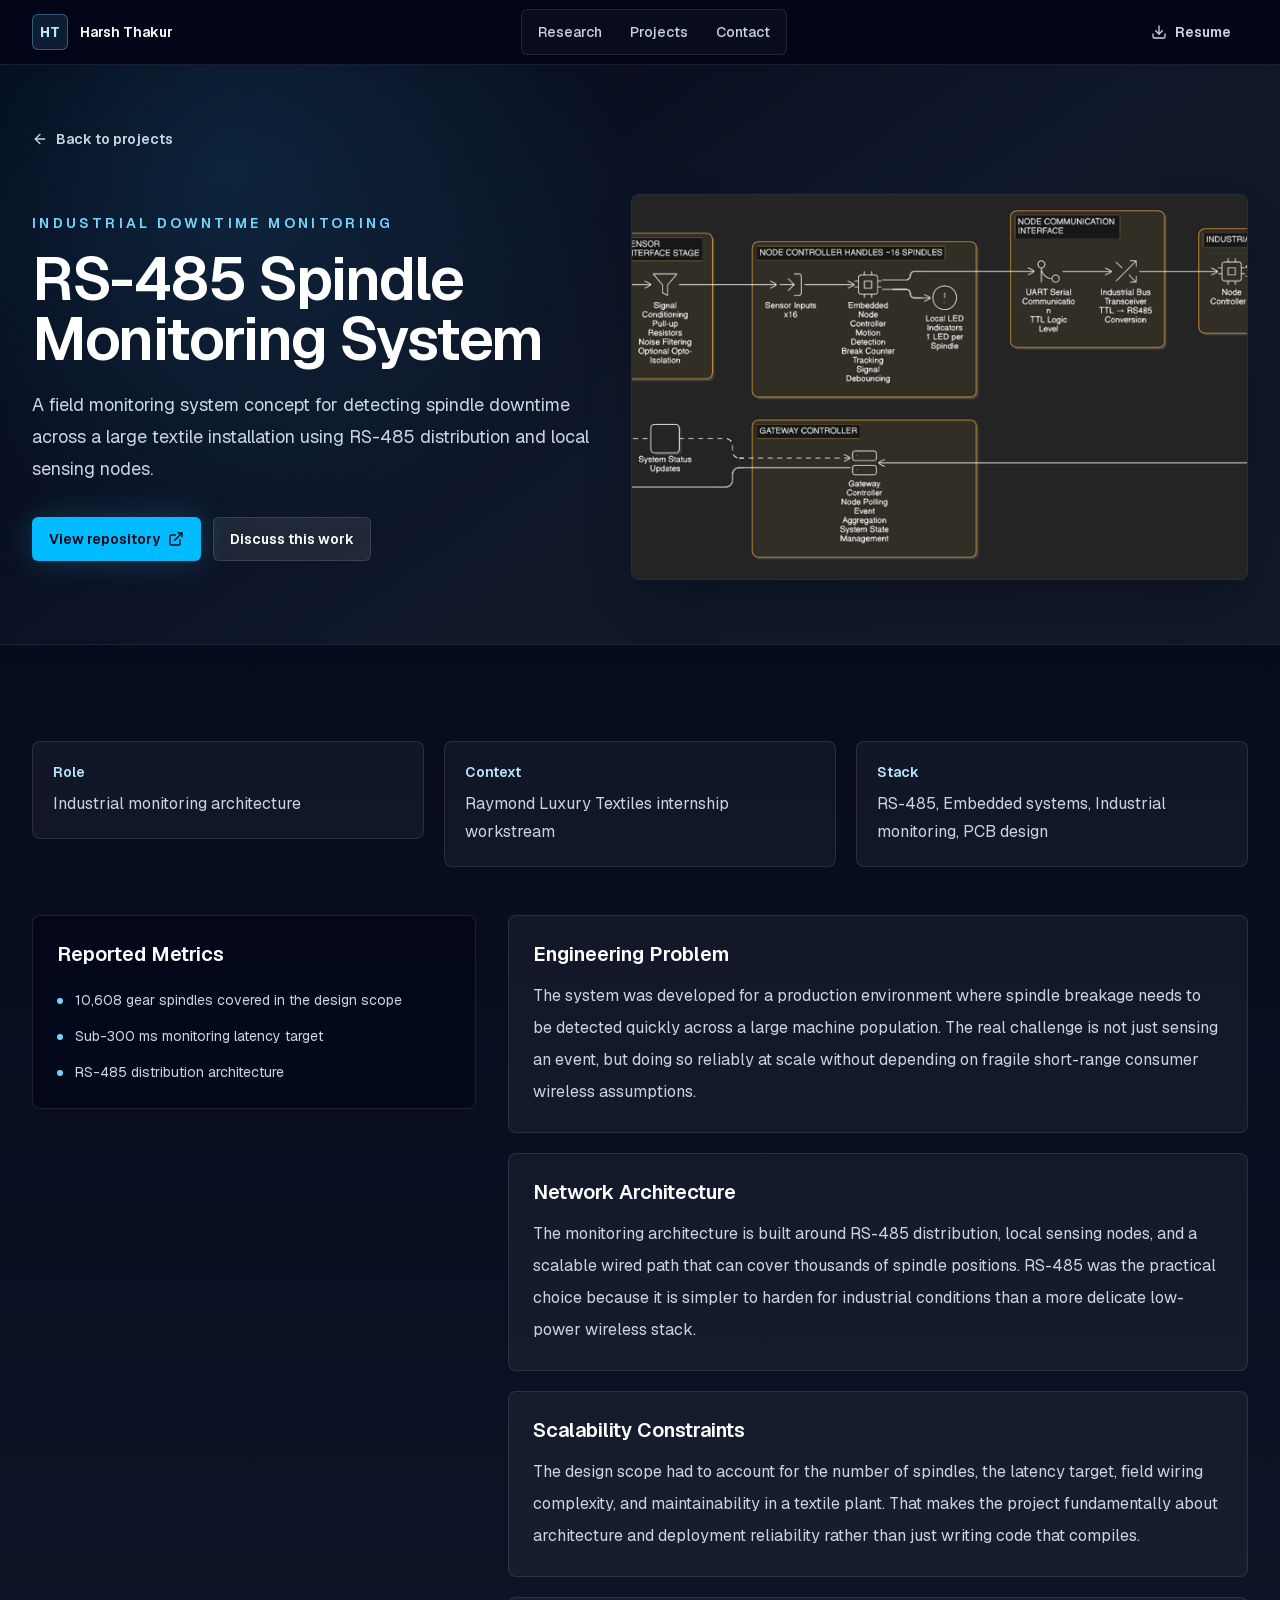
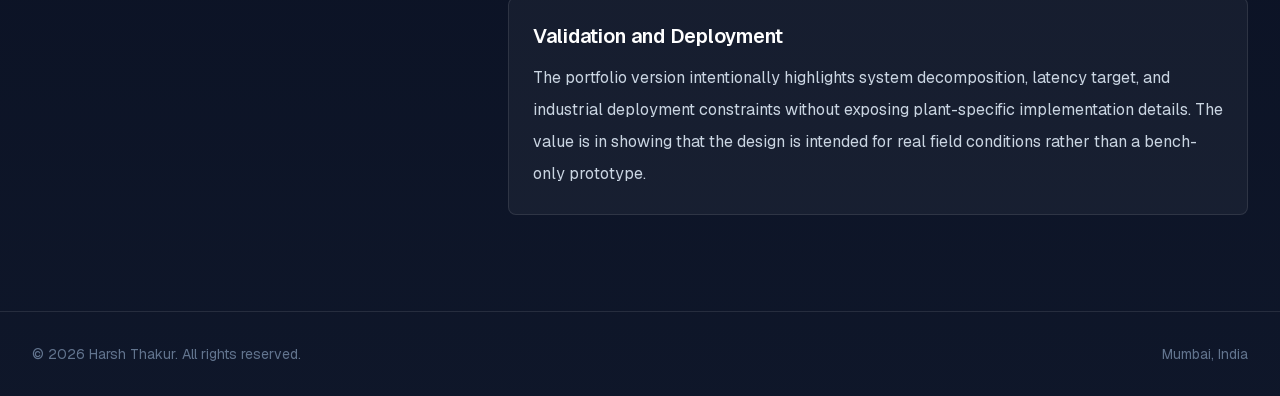
<file: projects/rs485-spindle-monitoring-system/index.html>
<!DOCTYPE html><!--7OKY2HrCNlZPV99GjDunz--><html lang="en" class="__variable_246ccd __variable_c29908 scroll-smooth"><head><meta charSet="utf-8"/><meta name="viewport" content="width=device-width, initial-scale=1"/><link rel="preload" as="image" href="/images/rs485-architecture.png"/><link rel="stylesheet" href="/_next/static/css/d57dc7f969da6b76.css" data-precedence="next"/><link rel="preload" as="script" fetchPriority="low" href="/_next/static/chunks/webpack-49c4fa9783c025bd.js"/><script src="/_next/static/chunks/4bd1b696-c023c6e3521b1417.js" async=""></script><script src="/_next/static/chunks/255-81ba70bd132d3eed.js" async=""></script><script src="/_next/static/chunks/main-app-f522895c8cc03403.js" async=""></script><script src="/_next/static/chunks/206-795ea8fd2b514175.js" async=""></script><script src="/_next/static/chunks/app/projects/%5Bslug%5D/page-590bc0a7032b5d14.js" async=""></script><meta name="theme-color" content="#020617"/><meta name="color-scheme" content="dark"/><title>RS-485 Spindle Monitoring System | Project | Harsh Thakur</title><meta name="description" content="Distributed field monitoring architecture for spindle breakage detection across a textile manufacturing line, designed around robust wired communication and low-latency reporting."/><meta name="application-name" content="Harsh Thakur Portfolio"/><meta name="author" content="Harsh Thakur"/><link rel="manifest" href="/site.webmanifest"/><meta name="keywords" content="Harsh Thakur,embedded systems engineer,biomedical electronics,analog VLSI,STM8,ESP32,PCB design,neural recording LNA,continuous glucose monitoring"/><meta name="creator" content="Harsh Thakur"/><link rel="canonical" href="https://harshthakur-51.github.io/"/><meta property="og:title" content="RS-485 Spindle Monitoring System | Harsh Thakur"/><meta property="og:description" content="Distributed field monitoring architecture for spindle breakage detection across a textile manufacturing line, designed around robust wired communication and low-latency reporting."/><meta property="og:image" content="https://harshthakur-51.github.io/images/rs485-architecture.png"/><meta property="og:image:width" content="1200"/><meta property="og:image:height" content="675"/><meta property="og:image:alt" content="RS-485 Spindle Monitoring System project preview"/><meta name="twitter:card" content="summary_large_image"/><meta name="twitter:title" content="Harsh Thakur | Embedded Systems &amp; Biomedical Electronics"/><meta name="twitter:description" content="Portfolio covering embedded systems, biomedical electronics, analog/VLSI design, and applied ML."/><meta name="twitter:image" content="https://harshthakur-51.github.io/og-image.svg"/><link rel="icon" href="/favicon.ico" type="image/x-icon" sizes="16x16"/><link rel="icon" href="/favicon.ico"/><link rel="icon" href="/icon.svg" type="image/svg+xml"/><link rel="apple-touch-icon" href="/apple-touch-icon.svg" type="image/svg+xml"/><script src="/_next/static/chunks/polyfills-42372ed130431b0a.js" noModule=""></script></head><body><div hidden=""><!--$--><!--/$--></div><header class="sticky top-0 z-50 border-b border-white/10 bg-slate-950/78 backdrop-blur-xl"><div class="mx-auto w-full max-w-7xl px-5 sm:px-6 lg:px-8 flex min-h-16 items-center justify-between gap-4"><a class="group inline-flex items-center gap-3 focus-visible:outline focus-visible:outline-2 focus-visible:outline-offset-4 focus-visible:outline-sky-300" aria-label="Harsh Thakur portfolio home" href="/"><span class="flex size-9 items-center justify-center rounded-md border border-sky-300/35 bg-sky-300/12 text-sm font-bold text-sky-200">HT</span><span class="hidden text-sm font-semibold text-white sm:inline">Harsh Thakur</span></a><nav class="hidden items-center gap-1 rounded-md border border-white/10 bg-white/[0.03] p-1 lg:flex" aria-label="Main navigation"><a class="rounded px-3 py-2 text-sm font-medium text-slate-300 transition hover:bg-white/8 hover:text-white focus-visible:outline focus-visible:outline-2 focus-visible:outline-sky-300" href="/#research">Research</a><a class="rounded px-3 py-2 text-sm font-medium text-slate-300 transition hover:bg-white/8 hover:text-white focus-visible:outline focus-visible:outline-2 focus-visible:outline-sky-300" href="/#projects">Projects</a><a class="rounded px-3 py-2 text-sm font-medium text-slate-300 transition hover:bg-white/8 hover:text-white focus-visible:outline focus-visible:outline-2 focus-visible:outline-sky-300" href="/#contact">Contact</a></nav><a class="inline-flex min-h-11 items-center justify-center gap-2 rounded-md border px-4 py-2.5 text-sm font-semibold transition duration-200 focus-visible:outline focus-visible:outline-2 focus-visible:outline-offset-2 focus-visible:outline-sky-300 border-transparent bg-transparent text-slate-300 hover:bg-white/8 hover:text-white hidden sm:inline-flex" href="/Harsh-Thakur-Resume.pdf" download=""><svg xmlns="http://www.w3.org/2000/svg" width="24" height="24" viewBox="0 0 24 24" fill="none" stroke="currentColor" stroke-width="2" stroke-linecap="round" stroke-linejoin="round" class="lucide lucide-download size-4" aria-hidden="true"><path d="M12 15V3"></path><path d="M21 15v4a2 2 0 0 1-2 2H5a2 2 0 0 1-2-2v-4"></path><path d="m7 10 5 5 5-5"></path></svg>Resume</a></div></header><main><section class="relative isolate overflow-hidden border-b border-white/10"><div class="absolute inset-0 -z-10 bg-[radial-gradient(circle_at_18%_18%,rgba(56,189,248,0.14),transparent_34%),linear-gradient(145deg,#020617_0%,#0f172a_55%,#111827_100%)]"></div><div class="mx-auto w-full max-w-7xl px-5 sm:px-6 lg:px-8 py-12 md:py-16"><a class="inline-flex items-center gap-2 text-sm font-semibold text-slate-300 transition hover:text-white focus-visible:outline focus-visible:outline-2 focus-visible:outline-offset-4 focus-visible:outline-sky-300" href="/#projects"><svg xmlns="http://www.w3.org/2000/svg" width="24" height="24" viewBox="0 0 24 24" fill="none" stroke="currentColor" stroke-width="2" stroke-linecap="round" stroke-linejoin="round" class="lucide lucide-arrow-left size-4" aria-hidden="true"><path d="m12 19-7-7 7-7"></path><path d="M19 12H5"></path></svg>Back to projects</a><div class="mt-10 grid gap-10 lg:grid-cols-[0.95fr_1.05fr] lg:items-center"><div class="" style="opacity:0;transform:translateY(18px)"><p class="text-sm font-semibold uppercase tracking-[0.24em] text-sky-300">Industrial downtime monitoring</p><h1 class="mt-4 text-4xl font-semibold tracking-tight text-white md:text-6xl">RS-485 Spindle Monitoring System</h1><p class="mt-5 max-w-3xl text-lg leading-8 text-slate-300">A field monitoring system concept for detecting spindle downtime across a large textile installation using RS-485 distribution and local sensing nodes.</p><div class="mt-8 flex flex-wrap gap-3"><a class="inline-flex min-h-11 items-center justify-center gap-2 rounded-md border px-4 py-2.5 text-sm font-semibold transition duration-200 focus-visible:outline focus-visible:outline-2 focus-visible:outline-offset-2 focus-visible:outline-sky-300 border-sky-400/80 bg-sky-400 text-slate-950 shadow-[0_0_32px_rgba(56,189,248,0.22)] hover:border-sky-300 hover:bg-sky-300 " href="https://github.com/harshthakur-51/rs485-spindle-monitoring-system" target="_blank" rel="noopener noreferrer">View repository<svg xmlns="http://www.w3.org/2000/svg" width="24" height="24" viewBox="0 0 24 24" fill="none" stroke="currentColor" stroke-width="2" stroke-linecap="round" stroke-linejoin="round" class="lucide lucide-external-link size-4" aria-hidden="true"><path d="M15 3h6v6"></path><path d="M10 14 21 3"></path><path d="M18 13v6a2 2 0 0 1-2 2H5a2 2 0 0 1-2-2V8a2 2 0 0 1 2-2h6"></path></svg></a><a class="inline-flex min-h-11 items-center justify-center gap-2 rounded-md border px-4 py-2.5 text-sm font-semibold transition duration-200 focus-visible:outline focus-visible:outline-2 focus-visible:outline-offset-2 focus-visible:outline-sky-300 border-white/12 bg-white/8 text-white hover:border-sky-300/50 hover:bg-white/12 " href="/#contact">Discuss this work</a></div></div><div class="" style="opacity:0;transform:translateY(18px)"><div class="group relative aspect-[16/10] overflow-hidden rounded-lg border border-white/10 bg-slate-900 shadow-2xl shadow-black/30"><img alt="RS-485 Spindle Monitoring System visual summary" decoding="async" data-nimg="fill" class="absolute inset-0 h-full w-full object-cover transition duration-700 group-hover:scale-105 group-hover:opacity-0" style="position:absolute;height:100%;width:100%;left:0;top:0;right:0;bottom:0;color:transparent" src="/images/rs485-architecture.png"/><img alt="" loading="lazy" decoding="async" data-nimg="fill" class="absolute inset-0 h-full w-full object-cover opacity-0 transition duration-700 group-hover:scale-105 group-hover:opacity-100" style="position:absolute;height:100%;width:100%;left:0;top:0;right:0;bottom:0;color:transparent" src="/images/rs485-hover.svg"/></div></div></div></div></section><section class="py-16 md:py-24"><div class="mx-auto w-full max-w-7xl px-5 sm:px-6 lg:px-8 "><div class="grid gap-5 md:grid-cols-3"><div class="" style="opacity:0;transform:translateY(18px)"><div class="rounded-lg border border-white/10 bg-white/[0.045] p-5"><p class="text-sm font-semibold text-sky-200">Role</p><p class="mt-2 text-base leading-7 text-slate-300">Industrial monitoring architecture</p></div></div><div class="" style="opacity:0;transform:translateY(18px)"><div class="rounded-lg border border-white/10 bg-white/[0.045] p-5"><p class="text-sm font-semibold text-sky-200">Context</p><p class="mt-2 text-base leading-7 text-slate-300">Raymond Luxury Textiles internship workstream</p></div></div><div class="" style="opacity:0;transform:translateY(18px)"><div class="rounded-lg border border-white/10 bg-white/[0.045] p-5"><p class="text-sm font-semibold text-sky-200">Stack</p><p class="mt-2 text-base leading-7 text-slate-300">RS-485, Embedded systems, Industrial monitoring, PCB design</p></div></div></div><div class="mt-12 grid gap-8 lg:grid-cols-[0.75fr_1.25fr]"><div class="" style="opacity:0;transform:translateY(18px)"><aside class="rounded-lg border border-white/10 bg-slate-950/72 p-6"><h2 class="text-xl font-semibold text-white">Reported Metrics</h2><ul class="mt-5 space-y-3"><li class="flex gap-3 text-sm leading-6 text-slate-300"><span class="mt-2.5 size-1.5 shrink-0 rounded-full bg-sky-300"></span><span>10,608 gear spindles covered in the design scope</span></li><li class="flex gap-3 text-sm leading-6 text-slate-300"><span class="mt-2.5 size-1.5 shrink-0 rounded-full bg-sky-300"></span><span>Sub-300 ms monitoring latency target</span></li><li class="flex gap-3 text-sm leading-6 text-slate-300"><span class="mt-2.5 size-1.5 shrink-0 rounded-full bg-sky-300"></span><span>RS-485 distribution architecture</span></li></ul></aside></div><div class="space-y-5"><div class="" style="opacity:0;transform:translateY(18px)"><article class="rounded-lg border border-white/10 bg-white/[0.045] p-6"><h2 class="text-xl font-semibold text-white">Engineering Problem</h2><p class="mt-3 text-base leading-8 text-slate-300">The system was developed for a production environment where spindle breakage needs to be detected quickly across a large machine population. The real challenge is not just sensing an event, but doing so reliably at scale without depending on fragile short-range consumer wireless assumptions.</p></article></div><div class="" style="opacity:0;transform:translateY(18px)"><article class="rounded-lg border border-white/10 bg-white/[0.045] p-6"><h2 class="text-xl font-semibold text-white">Network Architecture</h2><p class="mt-3 text-base leading-8 text-slate-300">The monitoring architecture is built around RS-485 distribution, local sensing nodes, and a scalable wired path that can cover thousands of spindle positions. RS-485 was the practical choice because it is simpler to harden for industrial conditions than a more delicate low-power wireless stack.</p></article></div><div class="" style="opacity:0;transform:translateY(18px)"><article class="rounded-lg border border-white/10 bg-white/[0.045] p-6"><h2 class="text-xl font-semibold text-white">Scalability Constraints</h2><p class="mt-3 text-base leading-8 text-slate-300">The design scope had to account for the number of spindles, the latency target, field wiring complexity, and maintainability in a textile plant. That makes the project fundamentally about architecture and deployment reliability rather than just writing code that compiles.</p></article></div><div class="" style="opacity:0;transform:translateY(18px)"><article class="rounded-lg border border-white/10 bg-white/[0.045] p-6"><h2 class="text-xl font-semibold text-white">Validation and Deployment</h2><p class="mt-3 text-base leading-8 text-slate-300">The portfolio version intentionally highlights system decomposition, latency target, and industrial deployment constraints without exposing plant-specific implementation details. The value is in showing that the design is intended for real field conditions rather than a bench-only prototype.</p></article></div></div></div></div></section></main><footer class="border-t border-white/10 py-8"><div class="mx-auto w-full max-w-7xl px-5 sm:px-6 lg:px-8 flex flex-col gap-3 text-sm text-slate-500 sm:flex-row sm:items-center sm:justify-between"><p>© <!-- -->2026<!-- --> Harsh Thakur. All rights reserved.</p><p>Mumbai, India</p></div></footer><!--$--><!--/$--><script src="/_next/static/chunks/webpack-49c4fa9783c025bd.js" id="_R_" async=""></script><script>(self.__next_f=self.__next_f||[]).push([0])</script><script>self.__next_f.push([1,"1:\"$Sreact.fragment\"\n2:I[9766,[],\"\"]\n3:I[8924,[],\"\"]\n5:I[4431,[],\"OutletBoundary\"]\n7:I[5278,[],\"AsyncMetadataOutlet\"]\n9:I[4431,[],\"ViewportBoundary\"]\nb:I[4431,[],\"MetadataBoundary\"]\nc:\"$Sreact.suspense\"\ne:I[7150,[],\"\"]\n:HL[\"/_next/static/css/d57dc7f969da6b76.css\",\"style\"]\n"])</script><script>self.__next_f.push([1,"0:{\"P\":null,\"b\":\"7OKY2HrCNlZPV99GjDunz\",\"p\":\"\",\"c\":[\"\",\"projects\",\"rs485-spindle-monitoring-system\",\"\"],\"i\":false,\"f\":[[[\"\",{\"children\":[\"projects\",{\"children\":[[\"slug\",\"rs485-spindle-monitoring-system\",\"d\"],{\"children\":[\"__PAGE__\",{}]}]}]},\"$undefined\",\"$undefined\",true],[\"\",[\"$\",\"$1\",\"c\",{\"children\":[[[\"$\",\"link\",\"0\",{\"rel\":\"stylesheet\",\"href\":\"/_next/static/css/d57dc7f969da6b76.css\",\"precedence\":\"next\",\"crossOrigin\":\"$undefined\",\"nonce\":\"$undefined\"}]],[\"$\",\"html\",null,{\"lang\":\"en\",\"className\":\"__variable_246ccd __variable_c29908 scroll-smooth\",\"children\":[\"$\",\"body\",null,{\"children\":[\"$\",\"$L2\",null,{\"parallelRouterKey\":\"children\",\"error\":\"$undefined\",\"errorStyles\":\"$undefined\",\"errorScripts\":\"$undefined\",\"template\":[\"$\",\"$L3\",null,{}],\"templateStyles\":\"$undefined\",\"templateScripts\":\"$undefined\",\"notFound\":[[[\"$\",\"title\",null,{\"children\":\"404: This page could not be found.\"}],[\"$\",\"div\",null,{\"style\":{\"fontFamily\":\"system-ui,\\\"Segoe UI\\\",Roboto,Helvetica,Arial,sans-serif,\\\"Apple Color Emoji\\\",\\\"Segoe UI Emoji\\\"\",\"height\":\"100vh\",\"textAlign\":\"center\",\"display\":\"flex\",\"flexDirection\":\"column\",\"alignItems\":\"center\",\"justifyContent\":\"center\"},\"children\":[\"$\",\"div\",null,{\"children\":[[\"$\",\"style\",null,{\"dangerouslySetInnerHTML\":{\"__html\":\"body{color:#000;background:#fff;margin:0}.next-error-h1{border-right:1px solid rgba(0,0,0,.3)}@media (prefers-color-scheme:dark){body{color:#fff;background:#000}.next-error-h1{border-right:1px solid rgba(255,255,255,.3)}}\"}}],[\"$\",\"h1\",null,{\"className\":\"next-error-h1\",\"style\":{\"display\":\"inline-block\",\"margin\":\"0 20px 0 0\",\"padding\":\"0 23px 0 0\",\"fontSize\":24,\"fontWeight\":500,\"verticalAlign\":\"top\",\"lineHeight\":\"49px\"},\"children\":404}],[\"$\",\"div\",null,{\"style\":{\"display\":\"inline-block\"},\"children\":[\"$\",\"h2\",null,{\"style\":{\"fontSize\":14,\"fontWeight\":400,\"lineHeight\":\"49px\",\"margin\":0},\"children\":\"This page could not be found.\"}]}]]}]}]],[]],\"forbidden\":\"$undefined\",\"unauthorized\":\"$undefined\"}]}]}]]}],{\"children\":[\"projects\",[\"$\",\"$1\",\"c\",{\"children\":[null,[\"$\",\"$L2\",null,{\"parallelRouterKey\":\"children\",\"error\":\"$undefined\",\"errorStyles\":\"$undefined\",\"errorScripts\":\"$undefined\",\"template\":[\"$\",\"$L3\",null,{}],\"templateStyles\":\"$undefined\",\"templateScripts\":\"$undefined\",\"notFound\":\"$undefined\",\"forbidden\":\"$undefined\",\"unauthorized\":\"$undefined\"}]]}],{\"children\":[[\"slug\",\"rs485-spindle-monitoring-system\",\"d\"],[\"$\",\"$1\",\"c\",{\"children\":[null,[\"$\",\"$L2\",null,{\"parallelRouterKey\":\"children\",\"error\":\"$undefined\",\"errorStyles\":\"$undefined\",\"errorScripts\":\"$undefined\",\"template\":[\"$\",\"$L3\",null,{}],\"templateStyles\":\"$undefined\",\"templateScripts\":\"$undefined\",\"notFound\":\"$undefined\",\"forbidden\":\"$undefined\",\"unauthorized\":\"$undefined\"}]]}],{\"children\":[\"__PAGE__\",[\"$\",\"$1\",\"c\",{\"children\":[\"$L4\",null,[\"$\",\"$L5\",null,{\"children\":[\"$L6\",[\"$\",\"$L7\",null,{\"promise\":\"$@8\"}]]}]]}],{},null,false]},null,false]},null,false]},null,false],[\"$\",\"$1\",\"h\",{\"children\":[null,[[\"$\",\"$L9\",null,{\"children\":\"$La\"}],null],[\"$\",\"$Lb\",null,{\"children\":[\"$\",\"div\",null,{\"hidden\":true,\"children\":[\"$\",\"$c\",null,{\"fallback\":null,\"children\":\"$Ld\"}]}]}]]}],false]],\"m\":\"$undefined\",\"G\":[\"$e\",[]],\"s\":false,\"S\":true}\n"])</script><script>self.__next_f.push([1,"f:I[2619,[\"206\",\"static/chunks/206-795ea8fd2b514175.js\",\"419\",\"static/chunks/app/projects/%5Bslug%5D/page-590bc0a7032b5d14.js\"],\"\"]\n10:I[2544,[\"206\",\"static/chunks/206-795ea8fd2b514175.js\",\"419\",\"static/chunks/app/projects/%5Bslug%5D/page-590bc0a7032b5d14.js\"],\"default\"]\n11:I[9718,[\"206\",\"static/chunks/206-795ea8fd2b514175.js\",\"419\",\"static/chunks/app/projects/%5Bslug%5D/page-590bc0a7032b5d14.js\"],\"Reveal\"]\n"])</script><script>self.__next_f.push([1,"4:[[\"$\",\"header\",null,{\"className\":\"sticky top-0 z-50 border-b border-white/10 bg-slate-950/78 backdrop-blur-xl\",\"children\":[\"$\",\"div\",null,{\"className\":\"mx-auto w-full max-w-7xl px-5 sm:px-6 lg:px-8 flex min-h-16 items-center justify-between gap-4\",\"children\":[[\"$\",\"$Lf\",null,{\"href\":\"/\",\"className\":\"group inline-flex items-center gap-3 focus-visible:outline focus-visible:outline-2 focus-visible:outline-offset-4 focus-visible:outline-sky-300\",\"aria-label\":\"Harsh Thakur portfolio home\",\"children\":[[\"$\",\"span\",null,{\"className\":\"flex size-9 items-center justify-center rounded-md border border-sky-300/35 bg-sky-300/12 text-sm font-bold text-sky-200\",\"children\":\"HT\"}],[\"$\",\"span\",null,{\"className\":\"hidden text-sm font-semibold text-white sm:inline\",\"children\":\"Harsh Thakur\"}]]}],[\"$\",\"nav\",null,{\"className\":\"hidden items-center gap-1 rounded-md border border-white/10 bg-white/[0.03] p-1 lg:flex\",\"aria-label\":\"Main navigation\",\"children\":[[\"$\",\"$Lf\",\"/#research\",{\"href\":\"/#research\",\"className\":\"rounded px-3 py-2 text-sm font-medium text-slate-300 transition hover:bg-white/8 hover:text-white focus-visible:outline focus-visible:outline-2 focus-visible:outline-sky-300\",\"children\":\"Research\"}],[\"$\",\"$Lf\",\"/#projects\",{\"href\":\"/#projects\",\"className\":\"rounded px-3 py-2 text-sm font-medium text-slate-300 transition hover:bg-white/8 hover:text-white focus-visible:outline focus-visible:outline-2 focus-visible:outline-sky-300\",\"children\":\"Projects\"}],[\"$\",\"$Lf\",\"/#contact\",{\"href\":\"/#contact\",\"className\":\"rounded px-3 py-2 text-sm font-medium text-slate-300 transition hover:bg-white/8 hover:text-white focus-visible:outline focus-visible:outline-2 focus-visible:outline-sky-300\",\"children\":\"Contact\"}]]}],[\"$\",\"a\",null,{\"className\":\"inline-flex min-h-11 items-center justify-center gap-2 rounded-md border px-4 py-2.5 text-sm font-semibold transition duration-200 focus-visible:outline focus-visible:outline-2 focus-visible:outline-offset-2 focus-visible:outline-sky-300 border-transparent bg-transparent text-slate-300 hover:bg-white/8 hover:text-white hidden sm:inline-flex\",\"href\":\"/Harsh-Thakur-Resume.pdf\",\"download\":true,\"children\":[[\"$\",\"$L10\",null,{\"ref\":\"$undefined\",\"iconNode\":[[\"path\",{\"d\":\"M12 15V3\",\"key\":\"m9g1x1\"}],[\"path\",{\"d\":\"M21 15v4a2 2 0 0 1-2 2H5a2 2 0 0 1-2-2v-4\",\"key\":\"ih7n3h\"}],[\"path\",{\"d\":\"m7 10 5 5 5-5\",\"key\":\"brsn70\"}]],\"className\":\"lucide-download size-4\",\"aria-hidden\":\"true\"}],\"Resume\"]}]]}]}],[\"$\",\"main\",null,{\"children\":[[\"$\",\"section\",null,{\"className\":\"relative isolate overflow-hidden border-b border-white/10\",\"children\":[[\"$\",\"div\",null,{\"className\":\"absolute inset-0 -z-10 bg-[radial-gradient(circle_at_18%_18%,rgba(56,189,248,0.14),transparent_34%),linear-gradient(145deg,#020617_0%,#0f172a_55%,#111827_100%)]\"}],[\"$\",\"div\",null,{\"className\":\"mx-auto w-full max-w-7xl px-5 sm:px-6 lg:px-8 py-12 md:py-16\",\"children\":[[\"$\",\"$Lf\",null,{\"href\":\"/#projects\",\"className\":\"inline-flex items-center gap-2 text-sm font-semibold text-slate-300 transition hover:text-white focus-visible:outline focus-visible:outline-2 focus-visible:outline-offset-4 focus-visible:outline-sky-300\",\"children\":[[\"$\",\"$L10\",null,{\"ref\":\"$undefined\",\"iconNode\":[[\"path\",{\"d\":\"m12 19-7-7 7-7\",\"key\":\"1l729n\"}],[\"path\",{\"d\":\"M19 12H5\",\"key\":\"x3x0zl\"}]],\"className\":\"lucide-arrow-left size-4\",\"aria-hidden\":\"true\"}],\"Back to projects\"]}],[\"$\",\"div\",null,{\"className\":\"mt-10 grid gap-10 lg:grid-cols-[0.95fr_1.05fr] lg:items-center\",\"children\":[[\"$\",\"$L11\",null,{\"children\":[[\"$\",\"p\",null,{\"className\":\"text-sm font-semibold uppercase tracking-[0.24em] text-sky-300\",\"children\":\"Industrial downtime monitoring\"}],[\"$\",\"h1\",null,{\"className\":\"mt-4 text-4xl font-semibold tracking-tight text-white md:text-6xl\",\"children\":\"RS-485 Spindle Monitoring System\"}],[\"$\",\"p\",null,{\"className\":\"mt-5 max-w-3xl text-lg leading-8 text-slate-300\",\"children\":\"A field monitoring system concept for detecting spindle downtime across a large textile installation using RS-485 distribution and local sensing nodes.\"}],\"$L12\"]}],\"$L13\"]}]]}]]}],\"$L14\"]}],\"$L15\"]\n"])</script><script>self.__next_f.push([1,"16:I[1356,[\"206\",\"static/chunks/206-795ea8fd2b514175.js\",\"419\",\"static/chunks/app/projects/%5Bslug%5D/page-590bc0a7032b5d14.js\"],\"Image\"]\n"])</script><script>self.__next_f.push([1,"12:[\"$\",\"div\",null,{\"className\":\"mt-8 flex flex-wrap gap-3\",\"children\":[[\"$\",\"a\",null,{\"className\":\"inline-flex min-h-11 items-center justify-center gap-2 rounded-md border px-4 py-2.5 text-sm font-semibold transition duration-200 focus-visible:outline focus-visible:outline-2 focus-visible:outline-offset-2 focus-visible:outline-sky-300 border-sky-400/80 bg-sky-400 text-slate-950 shadow-[0_0_32px_rgba(56,189,248,0.22)] hover:border-sky-300 hover:bg-sky-300 \",\"href\":\"https://github.com/harshthakur-51/rs485-spindle-monitoring-system\",\"target\":\"_blank\",\"rel\":\"noopener noreferrer\",\"children\":[\"View repository\",[\"$\",\"$L10\",null,{\"ref\":\"$undefined\",\"iconNode\":[[\"path\",{\"d\":\"M15 3h6v6\",\"key\":\"1q9fwt\"}],[\"path\",{\"d\":\"M10 14 21 3\",\"key\":\"gplh6r\"}],[\"path\",{\"d\":\"M18 13v6a2 2 0 0 1-2 2H5a2 2 0 0 1-2-2V8a2 2 0 0 1 2-2h6\",\"key\":\"a6xqqp\"}]],\"className\":\"lucide-external-link size-4\",\"aria-hidden\":\"true\"}]]}],[\"$\",\"a\",null,{\"className\":\"inline-flex min-h-11 items-center justify-center gap-2 rounded-md border px-4 py-2.5 text-sm font-semibold transition duration-200 focus-visible:outline focus-visible:outline-2 focus-visible:outline-offset-2 focus-visible:outline-sky-300 border-white/12 bg-white/8 text-white hover:border-sky-300/50 hover:bg-white/12 \",\"href\":\"/#contact\",\"children\":\"Discuss this work\"}]]}]\n"])</script><script>self.__next_f.push([1,"13:[\"$\",\"$L11\",null,{\"delay\":0.08,\"children\":[\"$\",\"div\",null,{\"className\":\"group relative aspect-[16/10] overflow-hidden rounded-lg border border-white/10 bg-slate-900 shadow-2xl shadow-black/30\",\"children\":[[\"$\",\"$L16\",null,{\"src\":\"/images/rs485-architecture.png\",\"alt\":\"RS-485 Spindle Monitoring System visual summary\",\"fill\":true,\"priority\":true,\"sizes\":\"(min-width: 1024px) 50vw, 100vw\",\"className\":\"absolute inset-0 h-full w-full object-cover transition duration-700 group-hover:scale-105 group-hover:opacity-0\"}],[\"$\",\"$L16\",null,{\"src\":\"/images/rs485-hover.svg\",\"alt\":\"\",\"fill\":true,\"sizes\":\"(min-width: 1024px) 50vw, 100vw\",\"className\":\"absolute inset-0 h-full w-full object-cover opacity-0 transition duration-700 group-hover:scale-105 group-hover:opacity-100\"}]]}]}]\n"])</script><script>self.__next_f.push([1,"14:[\"$\",\"section\",null,{\"className\":\"py-16 md:py-24\",\"children\":[\"$\",\"div\",null,{\"className\":\"mx-auto w-full max-w-7xl px-5 sm:px-6 lg:px-8 \",\"children\":[[\"$\",\"div\",null,{\"className\":\"grid gap-5 md:grid-cols-3\",\"children\":[[\"$\",\"$L11\",null,{\"children\":[\"$\",\"div\",null,{\"className\":\"rounded-lg border border-white/10 bg-white/[0.045] p-5\",\"children\":[[\"$\",\"p\",null,{\"className\":\"text-sm font-semibold text-sky-200\",\"children\":\"Role\"}],[\"$\",\"p\",null,{\"className\":\"mt-2 text-base leading-7 text-slate-300\",\"children\":\"Industrial monitoring architecture\"}]]}]}],[\"$\",\"$L11\",null,{\"delay\":0.04,\"children\":[\"$\",\"div\",null,{\"className\":\"rounded-lg border border-white/10 bg-white/[0.045] p-5\",\"children\":[[\"$\",\"p\",null,{\"className\":\"text-sm font-semibold text-sky-200\",\"children\":\"Context\"}],[\"$\",\"p\",null,{\"className\":\"mt-2 text-base leading-7 text-slate-300\",\"children\":\"Raymond Luxury Textiles internship workstream\"}]]}]}],[\"$\",\"$L11\",null,{\"delay\":0.08,\"children\":[\"$\",\"div\",null,{\"className\":\"rounded-lg border border-white/10 bg-white/[0.045] p-5\",\"children\":[[\"$\",\"p\",null,{\"className\":\"text-sm font-semibold text-sky-200\",\"children\":\"Stack\"}],[\"$\",\"p\",null,{\"className\":\"mt-2 text-base leading-7 text-slate-300\",\"children\":\"RS-485, Embedded systems, Industrial monitoring, PCB design\"}]]}]}]]}],[\"$\",\"div\",null,{\"className\":\"mt-12 grid gap-8 lg:grid-cols-[0.75fr_1.25fr]\",\"children\":[[\"$\",\"$L11\",null,{\"children\":[\"$\",\"aside\",null,{\"className\":\"rounded-lg border border-white/10 bg-slate-950/72 p-6\",\"children\":[[\"$\",\"h2\",null,{\"className\":\"text-xl font-semibold text-white\",\"children\":\"Reported Metrics\"}],[\"$\",\"ul\",null,{\"className\":\"mt-5 space-y-3\",\"children\":[[\"$\",\"li\",\"10,608 gear spindles covered in the design scope\",{\"className\":\"flex gap-3 text-sm leading-6 text-slate-300\",\"children\":[[\"$\",\"span\",null,{\"className\":\"mt-2.5 size-1.5 shrink-0 rounded-full bg-sky-300\"}],[\"$\",\"span\",null,{\"children\":\"10,608 gear spindles covered in the design scope\"}]]}],[\"$\",\"li\",\"Sub-300 ms monitoring latency target\",{\"className\":\"flex gap-3 text-sm leading-6 text-slate-300\",\"children\":[[\"$\",\"span\",null,{\"className\":\"mt-2.5 size-1.5 shrink-0 rounded-full bg-sky-300\"}],[\"$\",\"span\",null,{\"children\":\"Sub-300 ms monitoring latency target\"}]]}],[\"$\",\"li\",\"RS-485 distribution architecture\",{\"className\":\"flex gap-3 text-sm leading-6 text-slate-300\",\"children\":[[\"$\",\"span\",null,{\"className\":\"mt-2.5 size-1.5 shrink-0 rounded-full bg-sky-300\"}],[\"$\",\"span\",null,{\"children\":\"RS-485 distribution architecture\"}]]}]]}]]}]}],[\"$\",\"div\",null,{\"className\":\"space-y-5\",\"children\":[[\"$\",\"$L11\",\"Engineering Problem\",{\"delay\":0,\"children\":[\"$\",\"article\",null,{\"className\":\"rounded-lg border border-white/10 bg-white/[0.045] p-6\",\"children\":[[\"$\",\"h2\",null,{\"className\":\"text-xl font-semibold text-white\",\"children\":\"Engineering Problem\"}],[\"$\",\"p\",null,{\"className\":\"mt-3 text-base leading-8 text-slate-300\",\"children\":\"The system was developed for a production environment where spindle breakage needs to be detected quickly across a large machine population. The real challenge is not just sensing an event, but doing so reliably at scale without depending on fragile short-range consumer wireless assumptions.\"}]]}]}],[\"$\",\"$L11\",\"Network Architecture\",{\"delay\":0.04,\"children\":[\"$\",\"article\",null,{\"className\":\"rounded-lg border border-white/10 bg-white/[0.045] p-6\",\"children\":[[\"$\",\"h2\",null,{\"className\":\"text-xl font-semibold text-white\",\"children\":\"Network Architecture\"}],[\"$\",\"p\",null,{\"className\":\"mt-3 text-base leading-8 text-slate-300\",\"children\":\"The monitoring architecture is built around RS-485 distribution, local sensing nodes, and a scalable wired path that can cover thousands of spindle positions. RS-485 was the practical choice because it is simpler to harden for industrial conditions than a more delicate low-power wireless stack.\"}]]}]}],[\"$\",\"$L11\",\"Scalability Constraints\",{\"delay\":0.08,\"children\":[\"$\",\"article\",null,{\"className\":\"rounded-lg border border-white/10 bg-white/[0.045] p-6\",\"children\":[[\"$\",\"h2\",null,{\"className\":\"text-xl font-semibold text-white\",\"children\":\"Scalability Constraints\"}],\"$L17\"]}]}],\"$L18\"]}]]}]]}]}]\n"])</script><script>self.__next_f.push([1,"15:[\"$\",\"footer\",null,{\"className\":\"border-t border-white/10 py-8\",\"children\":[\"$\",\"div\",null,{\"className\":\"mx-auto w-full max-w-7xl px-5 sm:px-6 lg:px-8 flex flex-col gap-3 text-sm text-slate-500 sm:flex-row sm:items-center sm:justify-between\",\"children\":[[\"$\",\"p\",null,{\"children\":[\"© \",2026,\" Harsh Thakur. All rights reserved.\"]}],[\"$\",\"p\",null,{\"children\":\"Mumbai, India\"}]]}]}]\n"])</script><script>self.__next_f.push([1,"17:[\"$\",\"p\",null,{\"className\":\"mt-3 text-base leading-8 text-slate-300\",\"children\":\"The design scope had to account for the number of spindles, the latency target, field wiring complexity, and maintainability in a textile plant. That makes the project fundamentally about architecture and deployment reliability rather than just writing code that compiles.\"}]\n18:[\"$\",\"$L11\",\"Validation and Deployment\",{\"delay\":0.12,\"children\":[\"$\",\"article\",null,{\"className\":\"rounded-lg border border-white/10 bg-white/[0.045] p-6\",\"children\":[[\"$\",\"h2\",null,{\"className\":\"text-xl font-semibold text-white\",\"children\":\"Validation and Deployment\"}],[\"$\",\"p\",null,{\"className\":\"mt-3 text-base leading-8 text-slate-300\",\"children\":\"The portfolio version intentionally highlights system decomposition, latency target, and industrial deployment constraints without exposing plant-specific implementation details. The value is in showing that the design is intended for real field conditions rather than a bench-only prototype.\"}]]}]}]\n"])</script><script>self.__next_f.push([1,"a:[[\"$\",\"meta\",\"0\",{\"charSet\":\"utf-8\"}],[\"$\",\"meta\",\"1\",{\"name\":\"viewport\",\"content\":\"width=device-width, initial-scale=1\"}],[\"$\",\"meta\",\"2\",{\"name\":\"theme-color\",\"content\":\"#020617\"}],[\"$\",\"meta\",\"3\",{\"name\":\"color-scheme\",\"content\":\"dark\"}]]\n6:null\n"])</script><script>self.__next_f.push([1,"19:I[622,[],\"IconMark\"]\n"])</script><script>self.__next_f.push([1,"8:{\"metadata\":[[\"$\",\"title\",\"0\",{\"children\":\"RS-485 Spindle Monitoring System | Project | Harsh Thakur\"}],[\"$\",\"meta\",\"1\",{\"name\":\"description\",\"content\":\"Distributed field monitoring architecture for spindle breakage detection across a textile manufacturing line, designed around robust wired communication and low-latency reporting.\"}],[\"$\",\"meta\",\"2\",{\"name\":\"application-name\",\"content\":\"Harsh Thakur Portfolio\"}],[\"$\",\"meta\",\"3\",{\"name\":\"author\",\"content\":\"Harsh Thakur\"}],[\"$\",\"link\",\"4\",{\"rel\":\"manifest\",\"href\":\"/site.webmanifest\",\"crossOrigin\":\"$undefined\"}],[\"$\",\"meta\",\"5\",{\"name\":\"keywords\",\"content\":\"Harsh Thakur,embedded systems engineer,biomedical electronics,analog VLSI,STM8,ESP32,PCB design,neural recording LNA,continuous glucose monitoring\"}],[\"$\",\"meta\",\"6\",{\"name\":\"creator\",\"content\":\"Harsh Thakur\"}],[\"$\",\"link\",\"7\",{\"rel\":\"canonical\",\"href\":\"https://harshthakur-51.github.io/\"}],[\"$\",\"meta\",\"8\",{\"property\":\"og:title\",\"content\":\"RS-485 Spindle Monitoring System | Harsh Thakur\"}],[\"$\",\"meta\",\"9\",{\"property\":\"og:description\",\"content\":\"Distributed field monitoring architecture for spindle breakage detection across a textile manufacturing line, designed around robust wired communication and low-latency reporting.\"}],[\"$\",\"meta\",\"10\",{\"property\":\"og:image\",\"content\":\"https://harshthakur-51.github.io/images/rs485-architecture.png\"}],[\"$\",\"meta\",\"11\",{\"property\":\"og:image:width\",\"content\":\"1200\"}],[\"$\",\"meta\",\"12\",{\"property\":\"og:image:height\",\"content\":\"675\"}],[\"$\",\"meta\",\"13\",{\"property\":\"og:image:alt\",\"content\":\"RS-485 Spindle Monitoring System project preview\"}],[\"$\",\"meta\",\"14\",{\"name\":\"twitter:card\",\"content\":\"summary_large_image\"}],[\"$\",\"meta\",\"15\",{\"name\":\"twitter:title\",\"content\":\"Harsh Thakur | Embedded Systems \u0026 Biomedical Electronics\"}],[\"$\",\"meta\",\"16\",{\"name\":\"twitter:description\",\"content\":\"Portfolio covering embedded systems, biomedical electronics, analog/VLSI design, and applied ML.\"}],[\"$\",\"meta\",\"17\",{\"name\":\"twitter:image\",\"content\":\"https://harshthakur-51.github.io/og-image.svg\"}],[\"$\",\"link\",\"18\",{\"rel\":\"icon\",\"href\":\"/favicon.ico\",\"type\":\"image/x-icon\",\"sizes\":\"16x16\"}],[\"$\",\"link\",\"19\",{\"rel\":\"icon\",\"href\":\"/favicon.ico\"}],[\"$\",\"link\",\"20\",{\"rel\":\"icon\",\"href\":\"/icon.svg\",\"type\":\"image/svg+xml\"}],[\"$\",\"link\",\"21\",{\"rel\":\"apple-touch-icon\",\"href\":\"/apple-touch-icon.svg\",\"type\":\"image/svg+xml\"}],[\"$\",\"$L19\",\"22\",{}]],\"error\":null,\"digest\":\"$undefined\"}\n"])</script><script>self.__next_f.push([1,"d:\"$8:metadata\"\n"])</script></body></html>
</file>
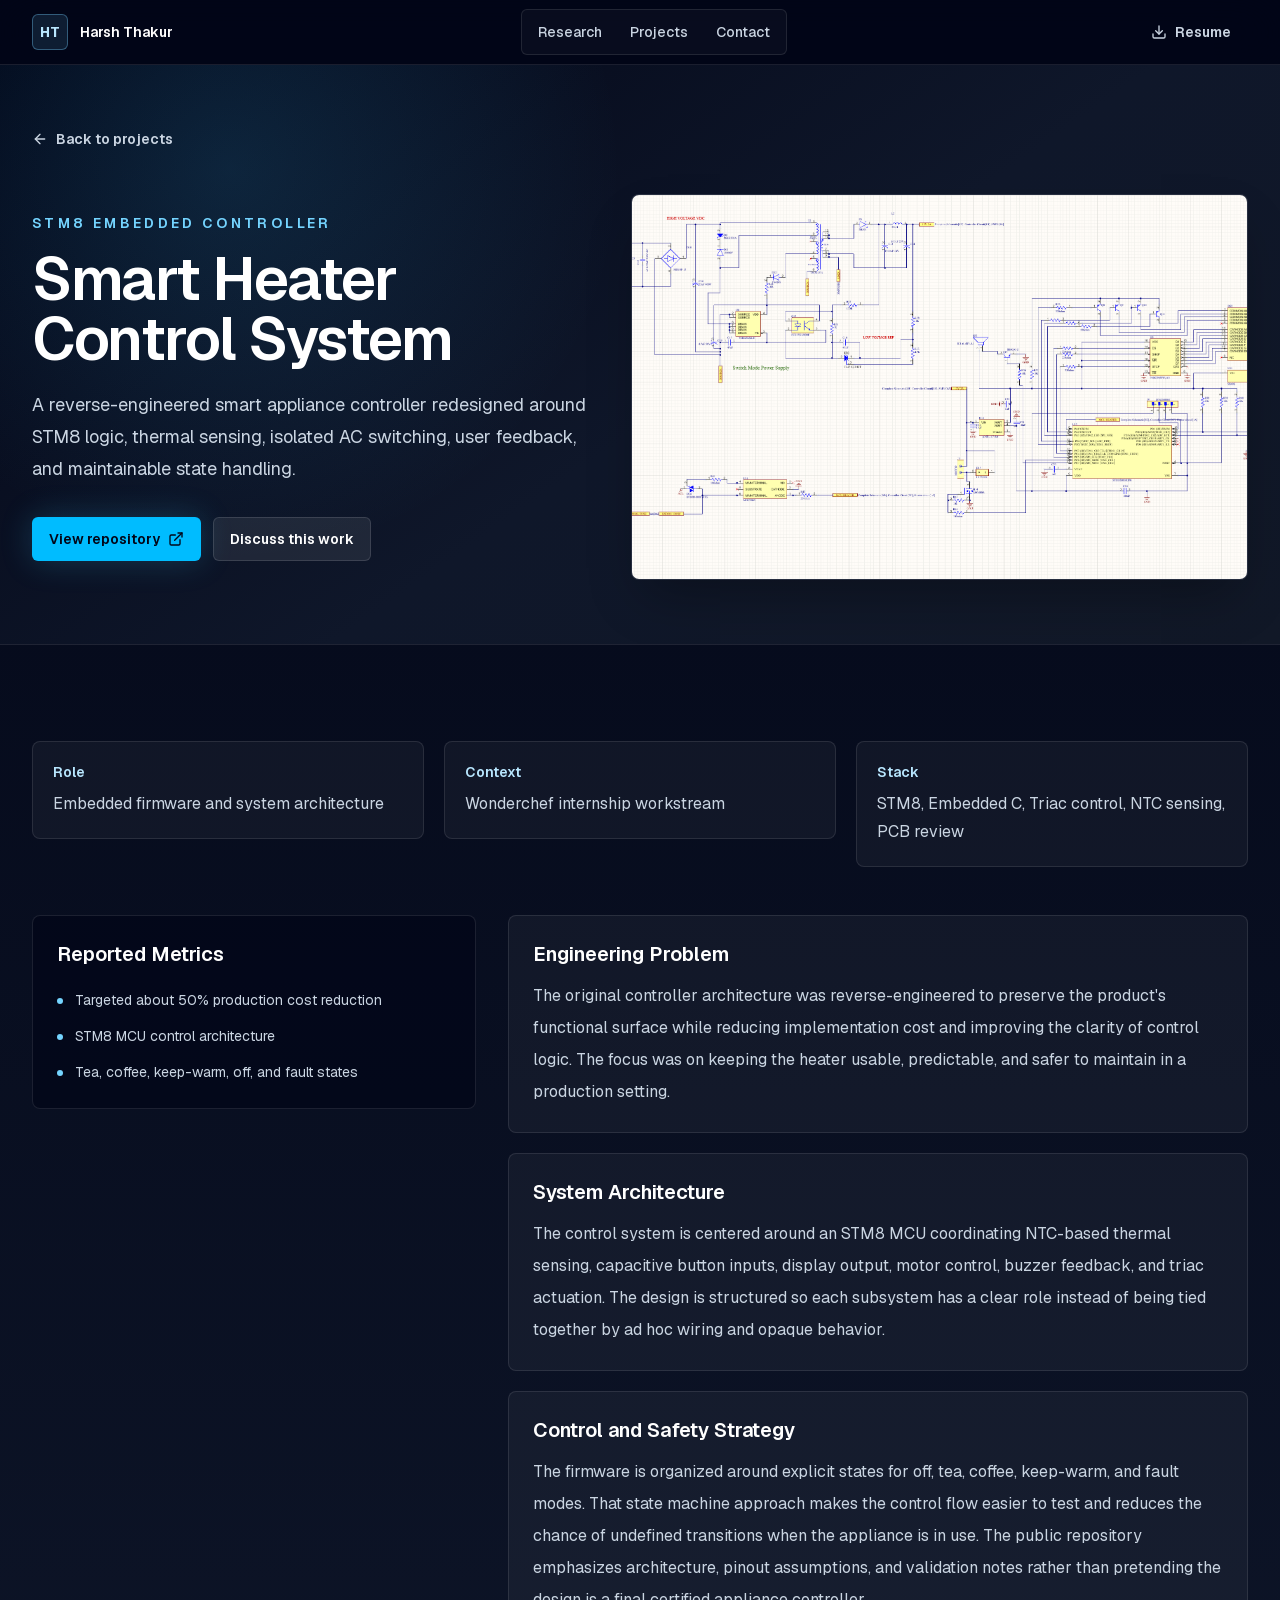
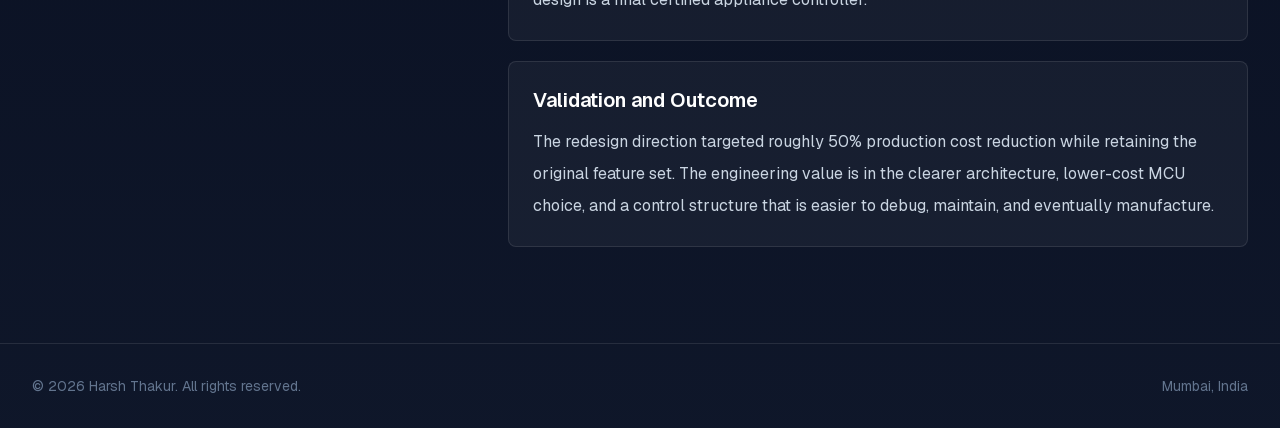
<file: projects/smart-heater-control-system/index.html>
<!DOCTYPE html><!--7OKY2HrCNlZPV99GjDunz--><html lang="en" class="__variable_246ccd __variable_c29908 scroll-smooth"><head><meta charSet="utf-8"/><meta name="viewport" content="width=device-width, initial-scale=1"/><link rel="preload" as="image" href="/images/smart-heater-schematic.png"/><link rel="stylesheet" href="/_next/static/css/d57dc7f969da6b76.css" data-precedence="next"/><link rel="preload" as="script" fetchPriority="low" href="/_next/static/chunks/webpack-49c4fa9783c025bd.js"/><script src="/_next/static/chunks/4bd1b696-c023c6e3521b1417.js" async=""></script><script src="/_next/static/chunks/255-81ba70bd132d3eed.js" async=""></script><script src="/_next/static/chunks/main-app-f522895c8cc03403.js" async=""></script><script src="/_next/static/chunks/206-795ea8fd2b514175.js" async=""></script><script src="/_next/static/chunks/app/projects/%5Bslug%5D/page-590bc0a7032b5d14.js" async=""></script><meta name="theme-color" content="#020617"/><meta name="color-scheme" content="dark"/><title>Smart Heater Control System | Project | Harsh Thakur</title><meta name="description" content="Reverse-engineered appliance control platform rebuilt around an STM8 MCU, with explicit operating states, thermal sensing, display feedback, actuator control, and safety-oriented fault handling."/><meta name="application-name" content="Harsh Thakur Portfolio"/><meta name="author" content="Harsh Thakur"/><link rel="manifest" href="/site.webmanifest"/><meta name="keywords" content="Harsh Thakur,embedded systems engineer,biomedical electronics,analog VLSI,STM8,ESP32,PCB design,neural recording LNA,continuous glucose monitoring"/><meta name="creator" content="Harsh Thakur"/><link rel="canonical" href="https://harshthakur-51.github.io/"/><meta property="og:title" content="Smart Heater Control System | Harsh Thakur"/><meta property="og:description" content="Reverse-engineered appliance control platform rebuilt around an STM8 MCU, with explicit operating states, thermal sensing, display feedback, actuator control, and safety-oriented fault handling."/><meta property="og:image" content="https://harshthakur-51.github.io/images/smart-heater-schematic.png"/><meta property="og:image:width" content="1200"/><meta property="og:image:height" content="675"/><meta property="og:image:alt" content="Smart Heater Control System project preview"/><meta name="twitter:card" content="summary_large_image"/><meta name="twitter:title" content="Harsh Thakur | Embedded Systems &amp; Biomedical Electronics"/><meta name="twitter:description" content="Portfolio covering embedded systems, biomedical electronics, analog/VLSI design, and applied ML."/><meta name="twitter:image" content="https://harshthakur-51.github.io/og-image.svg"/><link rel="icon" href="/favicon.ico" type="image/x-icon" sizes="16x16"/><link rel="icon" href="/favicon.ico"/><link rel="icon" href="/icon.svg" type="image/svg+xml"/><link rel="apple-touch-icon" href="/apple-touch-icon.svg" type="image/svg+xml"/><script src="/_next/static/chunks/polyfills-42372ed130431b0a.js" noModule=""></script></head><body><div hidden=""><!--$--><!--/$--></div><header class="sticky top-0 z-50 border-b border-white/10 bg-slate-950/78 backdrop-blur-xl"><div class="mx-auto w-full max-w-7xl px-5 sm:px-6 lg:px-8 flex min-h-16 items-center justify-between gap-4"><a class="group inline-flex items-center gap-3 focus-visible:outline focus-visible:outline-2 focus-visible:outline-offset-4 focus-visible:outline-sky-300" aria-label="Harsh Thakur portfolio home" href="/"><span class="flex size-9 items-center justify-center rounded-md border border-sky-300/35 bg-sky-300/12 text-sm font-bold text-sky-200">HT</span><span class="hidden text-sm font-semibold text-white sm:inline">Harsh Thakur</span></a><nav class="hidden items-center gap-1 rounded-md border border-white/10 bg-white/[0.03] p-1 lg:flex" aria-label="Main navigation"><a class="rounded px-3 py-2 text-sm font-medium text-slate-300 transition hover:bg-white/8 hover:text-white focus-visible:outline focus-visible:outline-2 focus-visible:outline-sky-300" href="/#research">Research</a><a class="rounded px-3 py-2 text-sm font-medium text-slate-300 transition hover:bg-white/8 hover:text-white focus-visible:outline focus-visible:outline-2 focus-visible:outline-sky-300" href="/#projects">Projects</a><a class="rounded px-3 py-2 text-sm font-medium text-slate-300 transition hover:bg-white/8 hover:text-white focus-visible:outline focus-visible:outline-2 focus-visible:outline-sky-300" href="/#contact">Contact</a></nav><a class="inline-flex min-h-11 items-center justify-center gap-2 rounded-md border px-4 py-2.5 text-sm font-semibold transition duration-200 focus-visible:outline focus-visible:outline-2 focus-visible:outline-offset-2 focus-visible:outline-sky-300 border-transparent bg-transparent text-slate-300 hover:bg-white/8 hover:text-white hidden sm:inline-flex" href="/Harsh-Thakur-Resume.pdf" download=""><svg xmlns="http://www.w3.org/2000/svg" width="24" height="24" viewBox="0 0 24 24" fill="none" stroke="currentColor" stroke-width="2" stroke-linecap="round" stroke-linejoin="round" class="lucide lucide-download size-4" aria-hidden="true"><path d="M12 15V3"></path><path d="M21 15v4a2 2 0 0 1-2 2H5a2 2 0 0 1-2-2v-4"></path><path d="m7 10 5 5 5-5"></path></svg>Resume</a></div></header><main><section class="relative isolate overflow-hidden border-b border-white/10"><div class="absolute inset-0 -z-10 bg-[radial-gradient(circle_at_18%_18%,rgba(56,189,248,0.14),transparent_34%),linear-gradient(145deg,#020617_0%,#0f172a_55%,#111827_100%)]"></div><div class="mx-auto w-full max-w-7xl px-5 sm:px-6 lg:px-8 py-12 md:py-16"><a class="inline-flex items-center gap-2 text-sm font-semibold text-slate-300 transition hover:text-white focus-visible:outline focus-visible:outline-2 focus-visible:outline-offset-4 focus-visible:outline-sky-300" href="/#projects"><svg xmlns="http://www.w3.org/2000/svg" width="24" height="24" viewBox="0 0 24 24" fill="none" stroke="currentColor" stroke-width="2" stroke-linecap="round" stroke-linejoin="round" class="lucide lucide-arrow-left size-4" aria-hidden="true"><path d="m12 19-7-7 7-7"></path><path d="M19 12H5"></path></svg>Back to projects</a><div class="mt-10 grid gap-10 lg:grid-cols-[0.95fr_1.05fr] lg:items-center"><div class="" style="opacity:0;transform:translateY(18px)"><p class="text-sm font-semibold uppercase tracking-[0.24em] text-sky-300">STM8 embedded controller</p><h1 class="mt-4 text-4xl font-semibold tracking-tight text-white md:text-6xl">Smart Heater Control System</h1><p class="mt-5 max-w-3xl text-lg leading-8 text-slate-300">A reverse-engineered smart appliance controller redesigned around STM8 logic, thermal sensing, isolated AC switching, user feedback, and maintainable state handling.</p><div class="mt-8 flex flex-wrap gap-3"><a class="inline-flex min-h-11 items-center justify-center gap-2 rounded-md border px-4 py-2.5 text-sm font-semibold transition duration-200 focus-visible:outline focus-visible:outline-2 focus-visible:outline-offset-2 focus-visible:outline-sky-300 border-sky-400/80 bg-sky-400 text-slate-950 shadow-[0_0_32px_rgba(56,189,248,0.22)] hover:border-sky-300 hover:bg-sky-300 " href="https://github.com/harshthakur-51/smart-heater-controlsystem" target="_blank" rel="noopener noreferrer">View repository<svg xmlns="http://www.w3.org/2000/svg" width="24" height="24" viewBox="0 0 24 24" fill="none" stroke="currentColor" stroke-width="2" stroke-linecap="round" stroke-linejoin="round" class="lucide lucide-external-link size-4" aria-hidden="true"><path d="M15 3h6v6"></path><path d="M10 14 21 3"></path><path d="M18 13v6a2 2 0 0 1-2 2H5a2 2 0 0 1-2-2V8a2 2 0 0 1 2-2h6"></path></svg></a><a class="inline-flex min-h-11 items-center justify-center gap-2 rounded-md border px-4 py-2.5 text-sm font-semibold transition duration-200 focus-visible:outline focus-visible:outline-2 focus-visible:outline-offset-2 focus-visible:outline-sky-300 border-white/12 bg-white/8 text-white hover:border-sky-300/50 hover:bg-white/12 " href="/#contact">Discuss this work</a></div></div><div class="" style="opacity:0;transform:translateY(18px)"><div class="group relative aspect-[16/10] overflow-hidden rounded-lg border border-white/10 bg-slate-900 shadow-2xl shadow-black/30"><img alt="Smart Heater Control System visual summary" decoding="async" data-nimg="fill" class="absolute inset-0 h-full w-full object-cover transition duration-700 group-hover:scale-105 group-hover:opacity-0" style="position:absolute;height:100%;width:100%;left:0;top:0;right:0;bottom:0;color:transparent" src="/images/smart-heater-schematic.png"/><img alt="" loading="lazy" decoding="async" data-nimg="fill" class="absolute inset-0 h-full w-full object-cover opacity-0 transition duration-700 group-hover:scale-105 group-hover:opacity-100" style="position:absolute;height:100%;width:100%;left:0;top:0;right:0;bottom:0;color:transparent" src="/images/smart-heater-hover.svg"/></div></div></div></div></section><section class="py-16 md:py-24"><div class="mx-auto w-full max-w-7xl px-5 sm:px-6 lg:px-8 "><div class="grid gap-5 md:grid-cols-3"><div class="" style="opacity:0;transform:translateY(18px)"><div class="rounded-lg border border-white/10 bg-white/[0.045] p-5"><p class="text-sm font-semibold text-sky-200">Role</p><p class="mt-2 text-base leading-7 text-slate-300">Embedded firmware and system architecture</p></div></div><div class="" style="opacity:0;transform:translateY(18px)"><div class="rounded-lg border border-white/10 bg-white/[0.045] p-5"><p class="text-sm font-semibold text-sky-200">Context</p><p class="mt-2 text-base leading-7 text-slate-300">Wonderchef internship workstream</p></div></div><div class="" style="opacity:0;transform:translateY(18px)"><div class="rounded-lg border border-white/10 bg-white/[0.045] p-5"><p class="text-sm font-semibold text-sky-200">Stack</p><p class="mt-2 text-base leading-7 text-slate-300">STM8, Embedded C, Triac control, NTC sensing, PCB review</p></div></div></div><div class="mt-12 grid gap-8 lg:grid-cols-[0.75fr_1.25fr]"><div class="" style="opacity:0;transform:translateY(18px)"><aside class="rounded-lg border border-white/10 bg-slate-950/72 p-6"><h2 class="text-xl font-semibold text-white">Reported Metrics</h2><ul class="mt-5 space-y-3"><li class="flex gap-3 text-sm leading-6 text-slate-300"><span class="mt-2.5 size-1.5 shrink-0 rounded-full bg-sky-300"></span><span>Targeted about 50% production cost reduction</span></li><li class="flex gap-3 text-sm leading-6 text-slate-300"><span class="mt-2.5 size-1.5 shrink-0 rounded-full bg-sky-300"></span><span>STM8 MCU control architecture</span></li><li class="flex gap-3 text-sm leading-6 text-slate-300"><span class="mt-2.5 size-1.5 shrink-0 rounded-full bg-sky-300"></span><span>Tea, coffee, keep-warm, off, and fault states</span></li></ul></aside></div><div class="space-y-5"><div class="" style="opacity:0;transform:translateY(18px)"><article class="rounded-lg border border-white/10 bg-white/[0.045] p-6"><h2 class="text-xl font-semibold text-white">Engineering Problem</h2><p class="mt-3 text-base leading-8 text-slate-300">The original controller architecture was reverse-engineered to preserve the product&#x27;s functional surface while reducing implementation cost and improving the clarity of control logic. The focus was on keeping the heater usable, predictable, and safer to maintain in a production setting.</p></article></div><div class="" style="opacity:0;transform:translateY(18px)"><article class="rounded-lg border border-white/10 bg-white/[0.045] p-6"><h2 class="text-xl font-semibold text-white">System Architecture</h2><p class="mt-3 text-base leading-8 text-slate-300">The control system is centered around an STM8 MCU coordinating NTC-based thermal sensing, capacitive button inputs, display output, motor control, buzzer feedback, and triac actuation. The design is structured so each subsystem has a clear role instead of being tied together by ad hoc wiring and opaque behavior.</p></article></div><div class="" style="opacity:0;transform:translateY(18px)"><article class="rounded-lg border border-white/10 bg-white/[0.045] p-6"><h2 class="text-xl font-semibold text-white">Control and Safety Strategy</h2><p class="mt-3 text-base leading-8 text-slate-300">The firmware is organized around explicit states for off, tea, coffee, keep-warm, and fault modes. That state machine approach makes the control flow easier to test and reduces the chance of undefined transitions when the appliance is in use. The public repository emphasizes architecture, pinout assumptions, and validation notes rather than pretending the design is a final certified appliance controller.</p></article></div><div class="" style="opacity:0;transform:translateY(18px)"><article class="rounded-lg border border-white/10 bg-white/[0.045] p-6"><h2 class="text-xl font-semibold text-white">Validation and Outcome</h2><p class="mt-3 text-base leading-8 text-slate-300">The redesign direction targeted roughly 50% production cost reduction while retaining the original feature set. The engineering value is in the clearer architecture, lower-cost MCU choice, and a control structure that is easier to debug, maintain, and eventually manufacture.</p></article></div></div></div></div></section></main><footer class="border-t border-white/10 py-8"><div class="mx-auto w-full max-w-7xl px-5 sm:px-6 lg:px-8 flex flex-col gap-3 text-sm text-slate-500 sm:flex-row sm:items-center sm:justify-between"><p>© <!-- -->2026<!-- --> Harsh Thakur. All rights reserved.</p><p>Mumbai, India</p></div></footer><!--$--><!--/$--><script src="/_next/static/chunks/webpack-49c4fa9783c025bd.js" id="_R_" async=""></script><script>(self.__next_f=self.__next_f||[]).push([0])</script><script>self.__next_f.push([1,"1:\"$Sreact.fragment\"\n2:I[9766,[],\"\"]\n3:I[8924,[],\"\"]\n5:I[4431,[],\"OutletBoundary\"]\n7:I[5278,[],\"AsyncMetadataOutlet\"]\n9:I[4431,[],\"ViewportBoundary\"]\nb:I[4431,[],\"MetadataBoundary\"]\nc:\"$Sreact.suspense\"\ne:I[7150,[],\"\"]\n:HL[\"/_next/static/css/d57dc7f969da6b76.css\",\"style\"]\n"])</script><script>self.__next_f.push([1,"0:{\"P\":null,\"b\":\"7OKY2HrCNlZPV99GjDunz\",\"p\":\"\",\"c\":[\"\",\"projects\",\"smart-heater-control-system\",\"\"],\"i\":false,\"f\":[[[\"\",{\"children\":[\"projects\",{\"children\":[[\"slug\",\"smart-heater-control-system\",\"d\"],{\"children\":[\"__PAGE__\",{}]}]}]},\"$undefined\",\"$undefined\",true],[\"\",[\"$\",\"$1\",\"c\",{\"children\":[[[\"$\",\"link\",\"0\",{\"rel\":\"stylesheet\",\"href\":\"/_next/static/css/d57dc7f969da6b76.css\",\"precedence\":\"next\",\"crossOrigin\":\"$undefined\",\"nonce\":\"$undefined\"}]],[\"$\",\"html\",null,{\"lang\":\"en\",\"className\":\"__variable_246ccd __variable_c29908 scroll-smooth\",\"children\":[\"$\",\"body\",null,{\"children\":[\"$\",\"$L2\",null,{\"parallelRouterKey\":\"children\",\"error\":\"$undefined\",\"errorStyles\":\"$undefined\",\"errorScripts\":\"$undefined\",\"template\":[\"$\",\"$L3\",null,{}],\"templateStyles\":\"$undefined\",\"templateScripts\":\"$undefined\",\"notFound\":[[[\"$\",\"title\",null,{\"children\":\"404: This page could not be found.\"}],[\"$\",\"div\",null,{\"style\":{\"fontFamily\":\"system-ui,\\\"Segoe UI\\\",Roboto,Helvetica,Arial,sans-serif,\\\"Apple Color Emoji\\\",\\\"Segoe UI Emoji\\\"\",\"height\":\"100vh\",\"textAlign\":\"center\",\"display\":\"flex\",\"flexDirection\":\"column\",\"alignItems\":\"center\",\"justifyContent\":\"center\"},\"children\":[\"$\",\"div\",null,{\"children\":[[\"$\",\"style\",null,{\"dangerouslySetInnerHTML\":{\"__html\":\"body{color:#000;background:#fff;margin:0}.next-error-h1{border-right:1px solid rgba(0,0,0,.3)}@media (prefers-color-scheme:dark){body{color:#fff;background:#000}.next-error-h1{border-right:1px solid rgba(255,255,255,.3)}}\"}}],[\"$\",\"h1\",null,{\"className\":\"next-error-h1\",\"style\":{\"display\":\"inline-block\",\"margin\":\"0 20px 0 0\",\"padding\":\"0 23px 0 0\",\"fontSize\":24,\"fontWeight\":500,\"verticalAlign\":\"top\",\"lineHeight\":\"49px\"},\"children\":404}],[\"$\",\"div\",null,{\"style\":{\"display\":\"inline-block\"},\"children\":[\"$\",\"h2\",null,{\"style\":{\"fontSize\":14,\"fontWeight\":400,\"lineHeight\":\"49px\",\"margin\":0},\"children\":\"This page could not be found.\"}]}]]}]}]],[]],\"forbidden\":\"$undefined\",\"unauthorized\":\"$undefined\"}]}]}]]}],{\"children\":[\"projects\",[\"$\",\"$1\",\"c\",{\"children\":[null,[\"$\",\"$L2\",null,{\"parallelRouterKey\":\"children\",\"error\":\"$undefined\",\"errorStyles\":\"$undefined\",\"errorScripts\":\"$undefined\",\"template\":[\"$\",\"$L3\",null,{}],\"templateStyles\":\"$undefined\",\"templateScripts\":\"$undefined\",\"notFound\":\"$undefined\",\"forbidden\":\"$undefined\",\"unauthorized\":\"$undefined\"}]]}],{\"children\":[[\"slug\",\"smart-heater-control-system\",\"d\"],[\"$\",\"$1\",\"c\",{\"children\":[null,[\"$\",\"$L2\",null,{\"parallelRouterKey\":\"children\",\"error\":\"$undefined\",\"errorStyles\":\"$undefined\",\"errorScripts\":\"$undefined\",\"template\":[\"$\",\"$L3\",null,{}],\"templateStyles\":\"$undefined\",\"templateScripts\":\"$undefined\",\"notFound\":\"$undefined\",\"forbidden\":\"$undefined\",\"unauthorized\":\"$undefined\"}]]}],{\"children\":[\"__PAGE__\",[\"$\",\"$1\",\"c\",{\"children\":[\"$L4\",null,[\"$\",\"$L5\",null,{\"children\":[\"$L6\",[\"$\",\"$L7\",null,{\"promise\":\"$@8\"}]]}]]}],{},null,false]},null,false]},null,false]},null,false],[\"$\",\"$1\",\"h\",{\"children\":[null,[[\"$\",\"$L9\",null,{\"children\":\"$La\"}],null],[\"$\",\"$Lb\",null,{\"children\":[\"$\",\"div\",null,{\"hidden\":true,\"children\":[\"$\",\"$c\",null,{\"fallback\":null,\"children\":\"$Ld\"}]}]}]]}],false]],\"m\":\"$undefined\",\"G\":[\"$e\",[]],\"s\":false,\"S\":true}\n"])</script><script>self.__next_f.push([1,"f:I[2619,[\"206\",\"static/chunks/206-795ea8fd2b514175.js\",\"419\",\"static/chunks/app/projects/%5Bslug%5D/page-590bc0a7032b5d14.js\"],\"\"]\n10:I[2544,[\"206\",\"static/chunks/206-795ea8fd2b514175.js\",\"419\",\"static/chunks/app/projects/%5Bslug%5D/page-590bc0a7032b5d14.js\"],\"default\"]\n11:I[9718,[\"206\",\"static/chunks/206-795ea8fd2b514175.js\",\"419\",\"static/chunks/app/projects/%5Bslug%5D/page-590bc0a7032b5d14.js\"],\"Reveal\"]\n"])</script><script>self.__next_f.push([1,"4:[[\"$\",\"header\",null,{\"className\":\"sticky top-0 z-50 border-b border-white/10 bg-slate-950/78 backdrop-blur-xl\",\"children\":[\"$\",\"div\",null,{\"className\":\"mx-auto w-full max-w-7xl px-5 sm:px-6 lg:px-8 flex min-h-16 items-center justify-between gap-4\",\"children\":[[\"$\",\"$Lf\",null,{\"href\":\"/\",\"className\":\"group inline-flex items-center gap-3 focus-visible:outline focus-visible:outline-2 focus-visible:outline-offset-4 focus-visible:outline-sky-300\",\"aria-label\":\"Harsh Thakur portfolio home\",\"children\":[[\"$\",\"span\",null,{\"className\":\"flex size-9 items-center justify-center rounded-md border border-sky-300/35 bg-sky-300/12 text-sm font-bold text-sky-200\",\"children\":\"HT\"}],[\"$\",\"span\",null,{\"className\":\"hidden text-sm font-semibold text-white sm:inline\",\"children\":\"Harsh Thakur\"}]]}],[\"$\",\"nav\",null,{\"className\":\"hidden items-center gap-1 rounded-md border border-white/10 bg-white/[0.03] p-1 lg:flex\",\"aria-label\":\"Main navigation\",\"children\":[[\"$\",\"$Lf\",\"/#research\",{\"href\":\"/#research\",\"className\":\"rounded px-3 py-2 text-sm font-medium text-slate-300 transition hover:bg-white/8 hover:text-white focus-visible:outline focus-visible:outline-2 focus-visible:outline-sky-300\",\"children\":\"Research\"}],[\"$\",\"$Lf\",\"/#projects\",{\"href\":\"/#projects\",\"className\":\"rounded px-3 py-2 text-sm font-medium text-slate-300 transition hover:bg-white/8 hover:text-white focus-visible:outline focus-visible:outline-2 focus-visible:outline-sky-300\",\"children\":\"Projects\"}],[\"$\",\"$Lf\",\"/#contact\",{\"href\":\"/#contact\",\"className\":\"rounded px-3 py-2 text-sm font-medium text-slate-300 transition hover:bg-white/8 hover:text-white focus-visible:outline focus-visible:outline-2 focus-visible:outline-sky-300\",\"children\":\"Contact\"}]]}],[\"$\",\"a\",null,{\"className\":\"inline-flex min-h-11 items-center justify-center gap-2 rounded-md border px-4 py-2.5 text-sm font-semibold transition duration-200 focus-visible:outline focus-visible:outline-2 focus-visible:outline-offset-2 focus-visible:outline-sky-300 border-transparent bg-transparent text-slate-300 hover:bg-white/8 hover:text-white hidden sm:inline-flex\",\"href\":\"/Harsh-Thakur-Resume.pdf\",\"download\":true,\"children\":[[\"$\",\"$L10\",null,{\"ref\":\"$undefined\",\"iconNode\":[[\"path\",{\"d\":\"M12 15V3\",\"key\":\"m9g1x1\"}],[\"path\",{\"d\":\"M21 15v4a2 2 0 0 1-2 2H5a2 2 0 0 1-2-2v-4\",\"key\":\"ih7n3h\"}],[\"path\",{\"d\":\"m7 10 5 5 5-5\",\"key\":\"brsn70\"}]],\"className\":\"lucide-download size-4\",\"aria-hidden\":\"true\"}],\"Resume\"]}]]}]}],[\"$\",\"main\",null,{\"children\":[[\"$\",\"section\",null,{\"className\":\"relative isolate overflow-hidden border-b border-white/10\",\"children\":[[\"$\",\"div\",null,{\"className\":\"absolute inset-0 -z-10 bg-[radial-gradient(circle_at_18%_18%,rgba(56,189,248,0.14),transparent_34%),linear-gradient(145deg,#020617_0%,#0f172a_55%,#111827_100%)]\"}],[\"$\",\"div\",null,{\"className\":\"mx-auto w-full max-w-7xl px-5 sm:px-6 lg:px-8 py-12 md:py-16\",\"children\":[[\"$\",\"$Lf\",null,{\"href\":\"/#projects\",\"className\":\"inline-flex items-center gap-2 text-sm font-semibold text-slate-300 transition hover:text-white focus-visible:outline focus-visible:outline-2 focus-visible:outline-offset-4 focus-visible:outline-sky-300\",\"children\":[[\"$\",\"$L10\",null,{\"ref\":\"$undefined\",\"iconNode\":[[\"path\",{\"d\":\"m12 19-7-7 7-7\",\"key\":\"1l729n\"}],[\"path\",{\"d\":\"M19 12H5\",\"key\":\"x3x0zl\"}]],\"className\":\"lucide-arrow-left size-4\",\"aria-hidden\":\"true\"}],\"Back to projects\"]}],[\"$\",\"div\",null,{\"className\":\"mt-10 grid gap-10 lg:grid-cols-[0.95fr_1.05fr] lg:items-center\",\"children\":[[\"$\",\"$L11\",null,{\"children\":[[\"$\",\"p\",null,{\"className\":\"text-sm font-semibold uppercase tracking-[0.24em] text-sky-300\",\"children\":\"STM8 embedded controller\"}],[\"$\",\"h1\",null,{\"className\":\"mt-4 text-4xl font-semibold tracking-tight text-white md:text-6xl\",\"children\":\"Smart Heater Control System\"}],[\"$\",\"p\",null,{\"className\":\"mt-5 max-w-3xl text-lg leading-8 text-slate-300\",\"children\":\"A reverse-engineered smart appliance controller redesigned around STM8 logic, thermal sensing, isolated AC switching, user feedback, and maintainable state handling.\"}],\"$L12\"]}],\"$L13\"]}]]}]]}],\"$L14\"]}],\"$L15\"]\n"])</script><script>self.__next_f.push([1,"16:I[1356,[\"206\",\"static/chunks/206-795ea8fd2b514175.js\",\"419\",\"static/chunks/app/projects/%5Bslug%5D/page-590bc0a7032b5d14.js\"],\"Image\"]\n"])</script><script>self.__next_f.push([1,"12:[\"$\",\"div\",null,{\"className\":\"mt-8 flex flex-wrap gap-3\",\"children\":[[\"$\",\"a\",null,{\"className\":\"inline-flex min-h-11 items-center justify-center gap-2 rounded-md border px-4 py-2.5 text-sm font-semibold transition duration-200 focus-visible:outline focus-visible:outline-2 focus-visible:outline-offset-2 focus-visible:outline-sky-300 border-sky-400/80 bg-sky-400 text-slate-950 shadow-[0_0_32px_rgba(56,189,248,0.22)] hover:border-sky-300 hover:bg-sky-300 \",\"href\":\"https://github.com/harshthakur-51/smart-heater-controlsystem\",\"target\":\"_blank\",\"rel\":\"noopener noreferrer\",\"children\":[\"View repository\",[\"$\",\"$L10\",null,{\"ref\":\"$undefined\",\"iconNode\":[[\"path\",{\"d\":\"M15 3h6v6\",\"key\":\"1q9fwt\"}],[\"path\",{\"d\":\"M10 14 21 3\",\"key\":\"gplh6r\"}],[\"path\",{\"d\":\"M18 13v6a2 2 0 0 1-2 2H5a2 2 0 0 1-2-2V8a2 2 0 0 1 2-2h6\",\"key\":\"a6xqqp\"}]],\"className\":\"lucide-external-link size-4\",\"aria-hidden\":\"true\"}]]}],[\"$\",\"a\",null,{\"className\":\"inline-flex min-h-11 items-center justify-center gap-2 rounded-md border px-4 py-2.5 text-sm font-semibold transition duration-200 focus-visible:outline focus-visible:outline-2 focus-visible:outline-offset-2 focus-visible:outline-sky-300 border-white/12 bg-white/8 text-white hover:border-sky-300/50 hover:bg-white/12 \",\"href\":\"/#contact\",\"children\":\"Discuss this work\"}]]}]\n"])</script><script>self.__next_f.push([1,"13:[\"$\",\"$L11\",null,{\"delay\":0.08,\"children\":[\"$\",\"div\",null,{\"className\":\"group relative aspect-[16/10] overflow-hidden rounded-lg border border-white/10 bg-slate-900 shadow-2xl shadow-black/30\",\"children\":[[\"$\",\"$L16\",null,{\"src\":\"/images/smart-heater-schematic.png\",\"alt\":\"Smart Heater Control System visual summary\",\"fill\":true,\"priority\":true,\"sizes\":\"(min-width: 1024px) 50vw, 100vw\",\"className\":\"absolute inset-0 h-full w-full object-cover transition duration-700 group-hover:scale-105 group-hover:opacity-0\"}],[\"$\",\"$L16\",null,{\"src\":\"/images/smart-heater-hover.svg\",\"alt\":\"\",\"fill\":true,\"sizes\":\"(min-width: 1024px) 50vw, 100vw\",\"className\":\"absolute inset-0 h-full w-full object-cover opacity-0 transition duration-700 group-hover:scale-105 group-hover:opacity-100\"}]]}]}]\n"])</script><script>self.__next_f.push([1,"14:[\"$\",\"section\",null,{\"className\":\"py-16 md:py-24\",\"children\":[\"$\",\"div\",null,{\"className\":\"mx-auto w-full max-w-7xl px-5 sm:px-6 lg:px-8 \",\"children\":[[\"$\",\"div\",null,{\"className\":\"grid gap-5 md:grid-cols-3\",\"children\":[[\"$\",\"$L11\",null,{\"children\":[\"$\",\"div\",null,{\"className\":\"rounded-lg border border-white/10 bg-white/[0.045] p-5\",\"children\":[[\"$\",\"p\",null,{\"className\":\"text-sm font-semibold text-sky-200\",\"children\":\"Role\"}],[\"$\",\"p\",null,{\"className\":\"mt-2 text-base leading-7 text-slate-300\",\"children\":\"Embedded firmware and system architecture\"}]]}]}],[\"$\",\"$L11\",null,{\"delay\":0.04,\"children\":[\"$\",\"div\",null,{\"className\":\"rounded-lg border border-white/10 bg-white/[0.045] p-5\",\"children\":[[\"$\",\"p\",null,{\"className\":\"text-sm font-semibold text-sky-200\",\"children\":\"Context\"}],[\"$\",\"p\",null,{\"className\":\"mt-2 text-base leading-7 text-slate-300\",\"children\":\"Wonderchef internship workstream\"}]]}]}],[\"$\",\"$L11\",null,{\"delay\":0.08,\"children\":[\"$\",\"div\",null,{\"className\":\"rounded-lg border border-white/10 bg-white/[0.045] p-5\",\"children\":[[\"$\",\"p\",null,{\"className\":\"text-sm font-semibold text-sky-200\",\"children\":\"Stack\"}],[\"$\",\"p\",null,{\"className\":\"mt-2 text-base leading-7 text-slate-300\",\"children\":\"STM8, Embedded C, Triac control, NTC sensing, PCB review\"}]]}]}]]}],[\"$\",\"div\",null,{\"className\":\"mt-12 grid gap-8 lg:grid-cols-[0.75fr_1.25fr]\",\"children\":[[\"$\",\"$L11\",null,{\"children\":[\"$\",\"aside\",null,{\"className\":\"rounded-lg border border-white/10 bg-slate-950/72 p-6\",\"children\":[[\"$\",\"h2\",null,{\"className\":\"text-xl font-semibold text-white\",\"children\":\"Reported Metrics\"}],[\"$\",\"ul\",null,{\"className\":\"mt-5 space-y-3\",\"children\":[[\"$\",\"li\",\"Targeted about 50% production cost reduction\",{\"className\":\"flex gap-3 text-sm leading-6 text-slate-300\",\"children\":[[\"$\",\"span\",null,{\"className\":\"mt-2.5 size-1.5 shrink-0 rounded-full bg-sky-300\"}],[\"$\",\"span\",null,{\"children\":\"Targeted about 50% production cost reduction\"}]]}],[\"$\",\"li\",\"STM8 MCU control architecture\",{\"className\":\"flex gap-3 text-sm leading-6 text-slate-300\",\"children\":[[\"$\",\"span\",null,{\"className\":\"mt-2.5 size-1.5 shrink-0 rounded-full bg-sky-300\"}],[\"$\",\"span\",null,{\"children\":\"STM8 MCU control architecture\"}]]}],[\"$\",\"li\",\"Tea, coffee, keep-warm, off, and fault states\",{\"className\":\"flex gap-3 text-sm leading-6 text-slate-300\",\"children\":[[\"$\",\"span\",null,{\"className\":\"mt-2.5 size-1.5 shrink-0 rounded-full bg-sky-300\"}],[\"$\",\"span\",null,{\"children\":\"Tea, coffee, keep-warm, off, and fault states\"}]]}]]}]]}]}],[\"$\",\"div\",null,{\"className\":\"space-y-5\",\"children\":[[\"$\",\"$L11\",\"Engineering Problem\",{\"delay\":0,\"children\":[\"$\",\"article\",null,{\"className\":\"rounded-lg border border-white/10 bg-white/[0.045] p-6\",\"children\":[[\"$\",\"h2\",null,{\"className\":\"text-xl font-semibold text-white\",\"children\":\"Engineering Problem\"}],[\"$\",\"p\",null,{\"className\":\"mt-3 text-base leading-8 text-slate-300\",\"children\":\"The original controller architecture was reverse-engineered to preserve the product's functional surface while reducing implementation cost and improving the clarity of control logic. The focus was on keeping the heater usable, predictable, and safer to maintain in a production setting.\"}]]}]}],[\"$\",\"$L11\",\"System Architecture\",{\"delay\":0.04,\"children\":[\"$\",\"article\",null,{\"className\":\"rounded-lg border border-white/10 bg-white/[0.045] p-6\",\"children\":[[\"$\",\"h2\",null,{\"className\":\"text-xl font-semibold text-white\",\"children\":\"System Architecture\"}],[\"$\",\"p\",null,{\"className\":\"mt-3 text-base leading-8 text-slate-300\",\"children\":\"The control system is centered around an STM8 MCU coordinating NTC-based thermal sensing, capacitive button inputs, display output, motor control, buzzer feedback, and triac actuation. The design is structured so each subsystem has a clear role instead of being tied together by ad hoc wiring and opaque behavior.\"}]]}]}],[\"$\",\"$L11\",\"Control and Safety Strategy\",{\"delay\":0.08,\"children\":[\"$\",\"article\",null,{\"className\":\"rounded-lg border border-white/10 bg-white/[0.045] p-6\",\"children\":[[\"$\",\"h2\",null,{\"className\":\"text-xl font-semibold text-white\",\"children\":\"Control and Safety Strategy\"}],\"$L17\"]}]}],\"$L18\"]}]]}]]}]}]\n"])</script><script>self.__next_f.push([1,"15:[\"$\",\"footer\",null,{\"className\":\"border-t border-white/10 py-8\",\"children\":[\"$\",\"div\",null,{\"className\":\"mx-auto w-full max-w-7xl px-5 sm:px-6 lg:px-8 flex flex-col gap-3 text-sm text-slate-500 sm:flex-row sm:items-center sm:justify-between\",\"children\":[[\"$\",\"p\",null,{\"children\":[\"© \",2026,\" Harsh Thakur. All rights reserved.\"]}],[\"$\",\"p\",null,{\"children\":\"Mumbai, India\"}]]}]}]\n"])</script><script>self.__next_f.push([1,"17:[\"$\",\"p\",null,{\"className\":\"mt-3 text-base leading-8 text-slate-300\",\"children\":\"The firmware is organized around explicit states for off, tea, coffee, keep-warm, and fault modes. That state machine approach makes the control flow easier to test and reduces the chance of undefined transitions when the appliance is in use. The public repository emphasizes architecture, pinout assumptions, and validation notes rather than pretending the design is a final certified appliance controller.\"}]\n18:[\"$\",\"$L11\",\"Validation and Outcome\",{\"delay\":0.12,\"children\":[\"$\",\"article\",null,{\"className\":\"rounded-lg border border-white/10 bg-white/[0.045] p-6\",\"children\":[[\"$\",\"h2\",null,{\"className\":\"text-xl font-semibold text-white\",\"children\":\"Validation and Outcome\"}],[\"$\",\"p\",null,{\"className\":\"mt-3 text-base leading-8 text-slate-300\",\"children\":\"The redesign direction targeted roughly 50% production cost reduction while retaining the original feature set. The engineering value is in the clearer architecture, lower-cost MCU choice, and a control structure that is easier to debug, maintain, and eventually manufacture.\"}]]}]}]\n"])</script><script>self.__next_f.push([1,"a:[[\"$\",\"meta\",\"0\",{\"charSet\":\"utf-8\"}],[\"$\",\"meta\",\"1\",{\"name\":\"viewport\",\"content\":\"width=device-width, initial-scale=1\"}],[\"$\",\"meta\",\"2\",{\"name\":\"theme-color\",\"content\":\"#020617\"}],[\"$\",\"meta\",\"3\",{\"name\":\"color-scheme\",\"content\":\"dark\"}]]\n6:null\n"])</script><script>self.__next_f.push([1,"19:I[622,[],\"IconMark\"]\n"])</script><script>self.__next_f.push([1,"8:{\"metadata\":[[\"$\",\"title\",\"0\",{\"children\":\"Smart Heater Control System | Project | Harsh Thakur\"}],[\"$\",\"meta\",\"1\",{\"name\":\"description\",\"content\":\"Reverse-engineered appliance control platform rebuilt around an STM8 MCU, with explicit operating states, thermal sensing, display feedback, actuator control, and safety-oriented fault handling.\"}],[\"$\",\"meta\",\"2\",{\"name\":\"application-name\",\"content\":\"Harsh Thakur Portfolio\"}],[\"$\",\"meta\",\"3\",{\"name\":\"author\",\"content\":\"Harsh Thakur\"}],[\"$\",\"link\",\"4\",{\"rel\":\"manifest\",\"href\":\"/site.webmanifest\",\"crossOrigin\":\"$undefined\"}],[\"$\",\"meta\",\"5\",{\"name\":\"keywords\",\"content\":\"Harsh Thakur,embedded systems engineer,biomedical electronics,analog VLSI,STM8,ESP32,PCB design,neural recording LNA,continuous glucose monitoring\"}],[\"$\",\"meta\",\"6\",{\"name\":\"creator\",\"content\":\"Harsh Thakur\"}],[\"$\",\"link\",\"7\",{\"rel\":\"canonical\",\"href\":\"https://harshthakur-51.github.io/\"}],[\"$\",\"meta\",\"8\",{\"property\":\"og:title\",\"content\":\"Smart Heater Control System | Harsh Thakur\"}],[\"$\",\"meta\",\"9\",{\"property\":\"og:description\",\"content\":\"Reverse-engineered appliance control platform rebuilt around an STM8 MCU, with explicit operating states, thermal sensing, display feedback, actuator control, and safety-oriented fault handling.\"}],[\"$\",\"meta\",\"10\",{\"property\":\"og:image\",\"content\":\"https://harshthakur-51.github.io/images/smart-heater-schematic.png\"}],[\"$\",\"meta\",\"11\",{\"property\":\"og:image:width\",\"content\":\"1200\"}],[\"$\",\"meta\",\"12\",{\"property\":\"og:image:height\",\"content\":\"675\"}],[\"$\",\"meta\",\"13\",{\"property\":\"og:image:alt\",\"content\":\"Smart Heater Control System project preview\"}],[\"$\",\"meta\",\"14\",{\"name\":\"twitter:card\",\"content\":\"summary_large_image\"}],[\"$\",\"meta\",\"15\",{\"name\":\"twitter:title\",\"content\":\"Harsh Thakur | Embedded Systems \u0026 Biomedical Electronics\"}],[\"$\",\"meta\",\"16\",{\"name\":\"twitter:description\",\"content\":\"Portfolio covering embedded systems, biomedical electronics, analog/VLSI design, and applied ML.\"}],[\"$\",\"meta\",\"17\",{\"name\":\"twitter:image\",\"content\":\"https://harshthakur-51.github.io/og-image.svg\"}],[\"$\",\"link\",\"18\",{\"rel\":\"icon\",\"href\":\"/favicon.ico\",\"type\":\"image/x-icon\",\"sizes\":\"16x16\"}],[\"$\",\"link\",\"19\",{\"rel\":\"icon\",\"href\":\"/favicon.ico\"}],[\"$\",\"link\",\"20\",{\"rel\":\"icon\",\"href\":\"/icon.svg\",\"type\":\"image/svg+xml\"}],[\"$\",\"link\",\"21\",{\"rel\":\"apple-touch-icon\",\"href\":\"/apple-touch-icon.svg\",\"type\":\"image/svg+xml\"}],[\"$\",\"$L19\",\"22\",{}]],\"error\":null,\"digest\":\"$undefined\"}\n"])</script><script>self.__next_f.push([1,"d:\"$8:metadata\"\n"])</script></body></html>
</file>
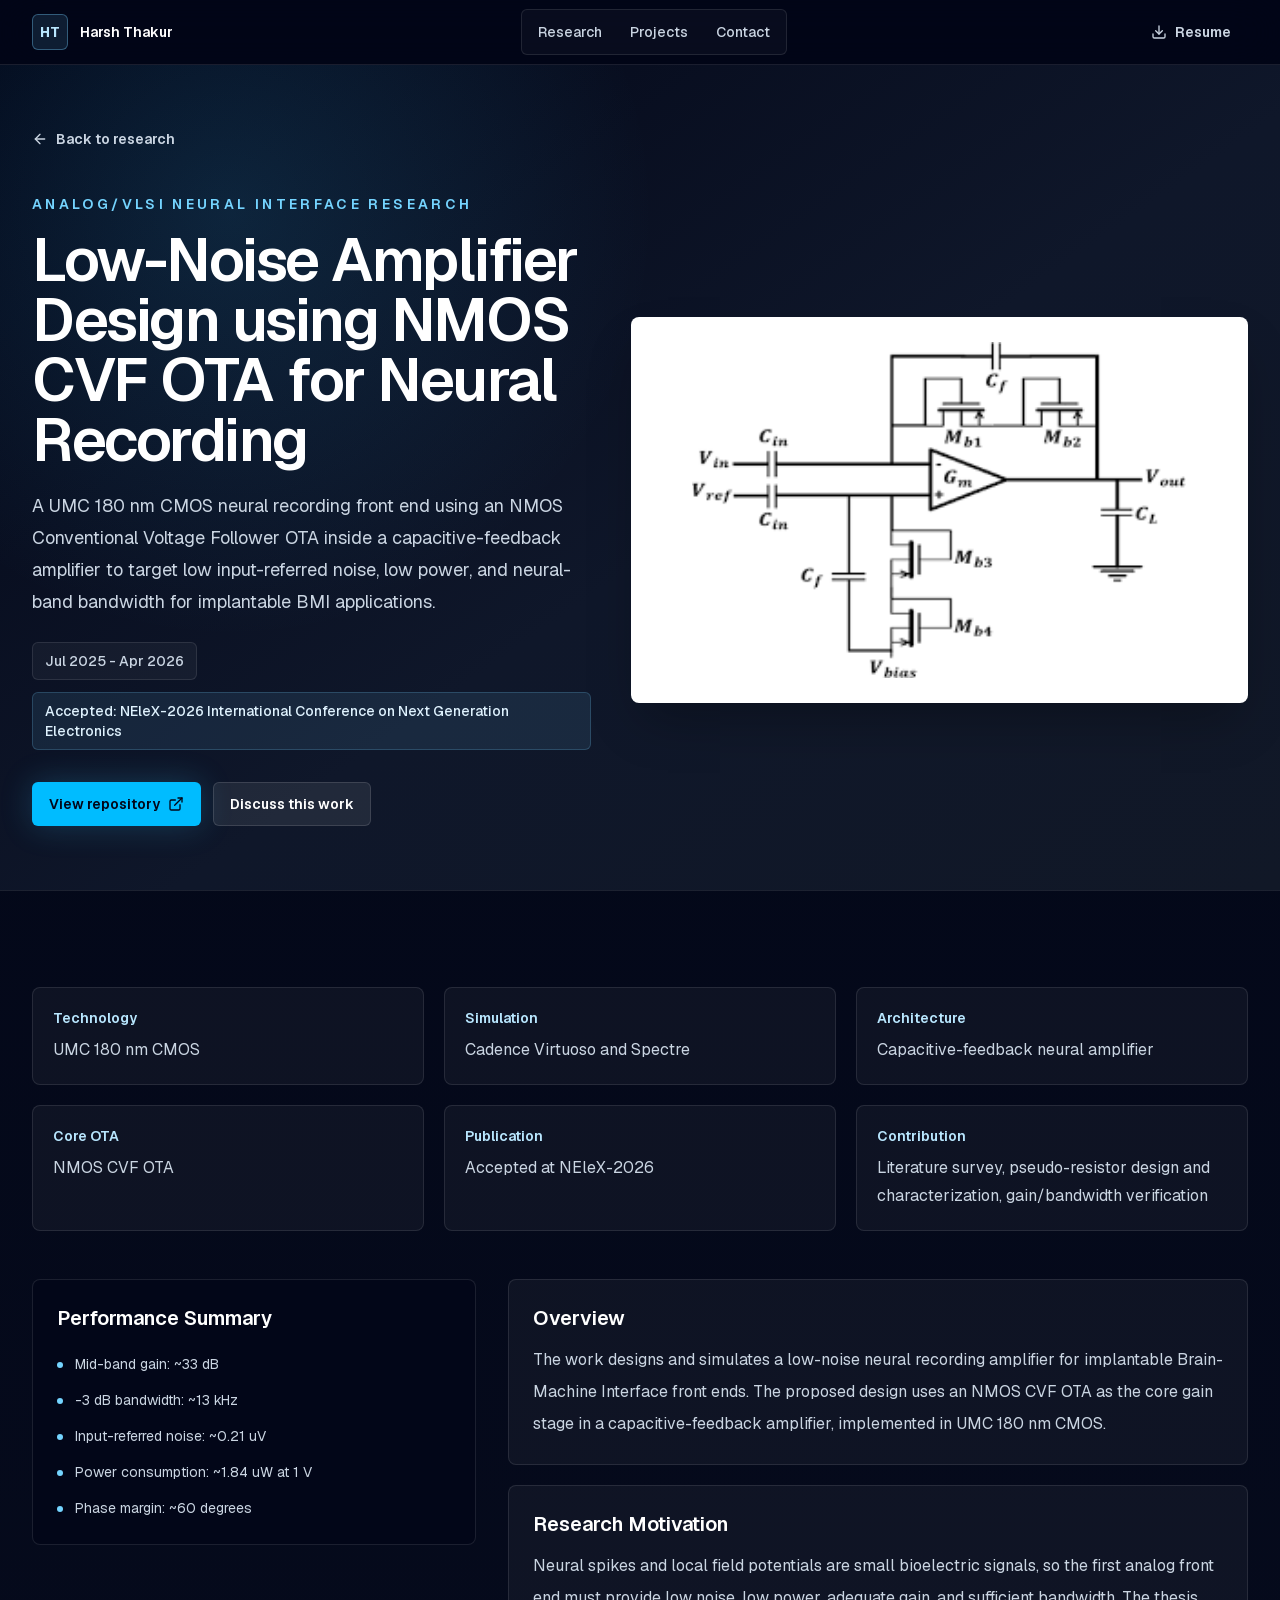
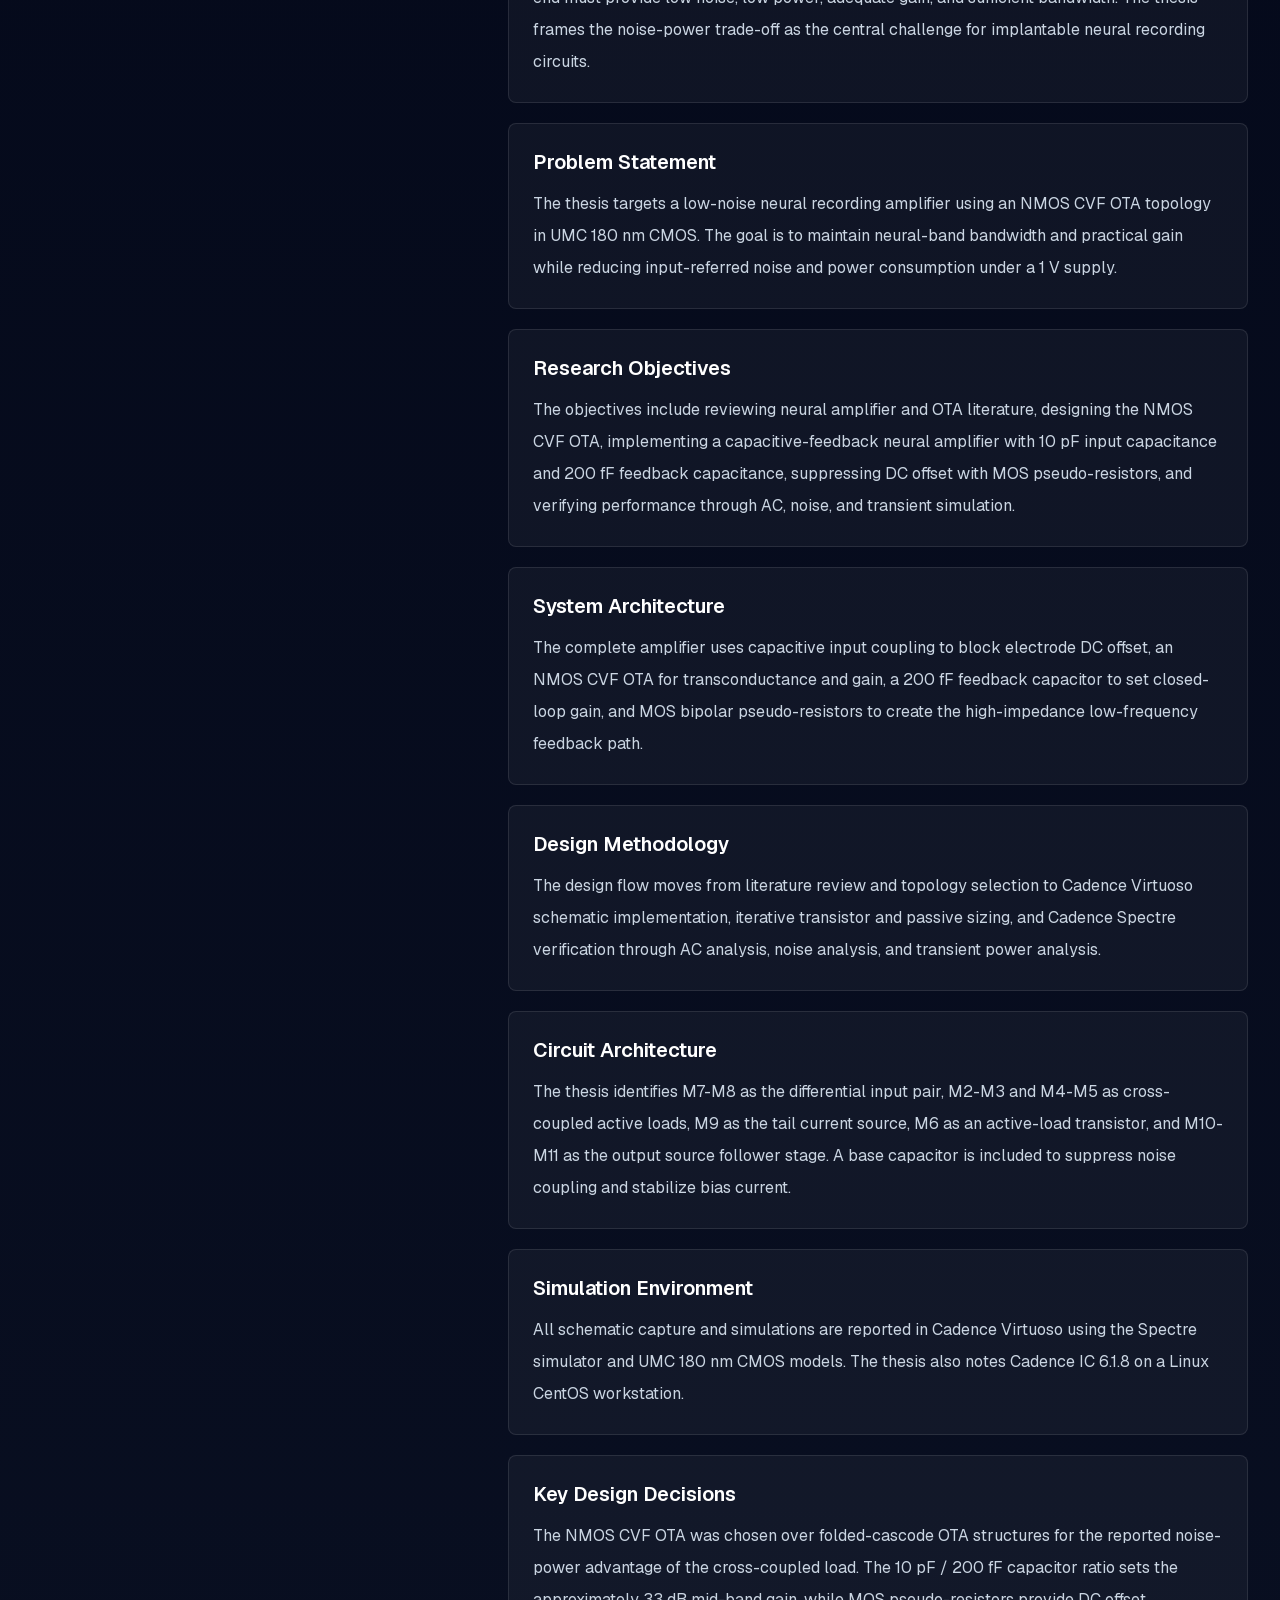
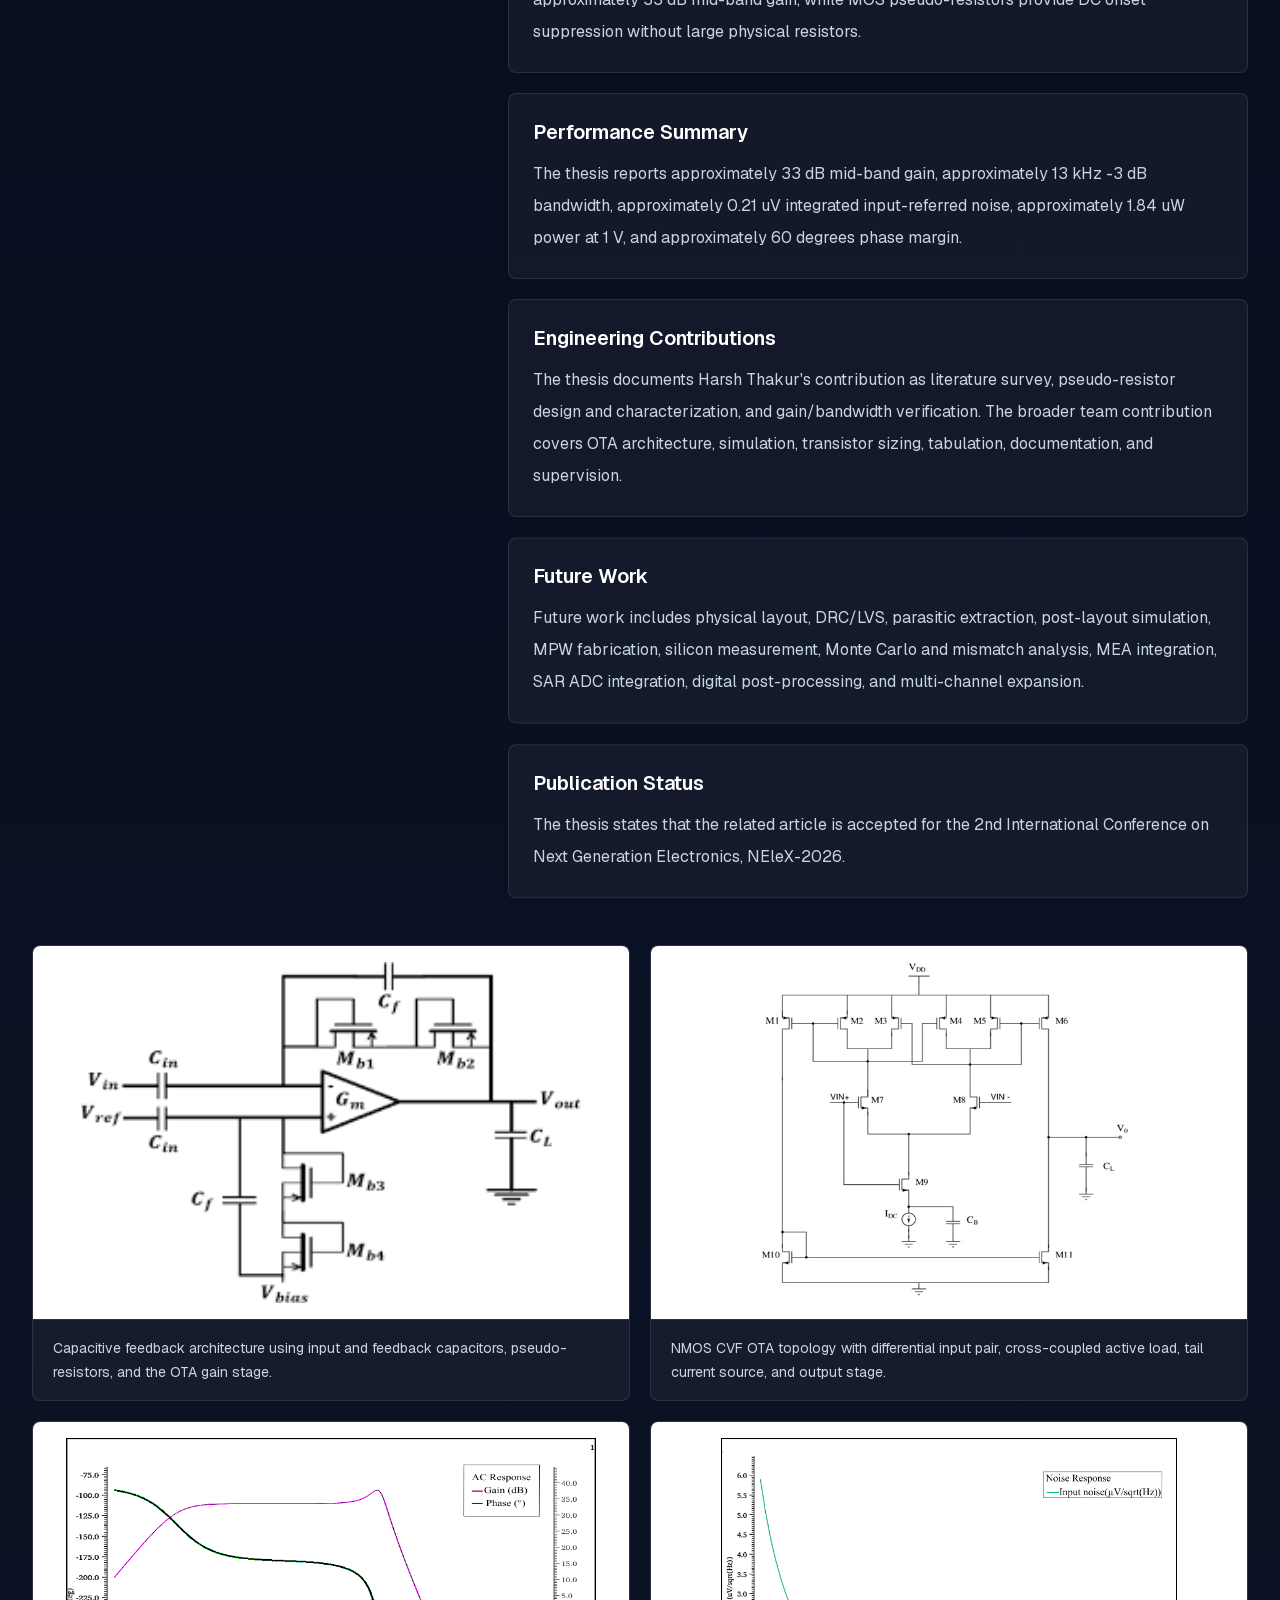
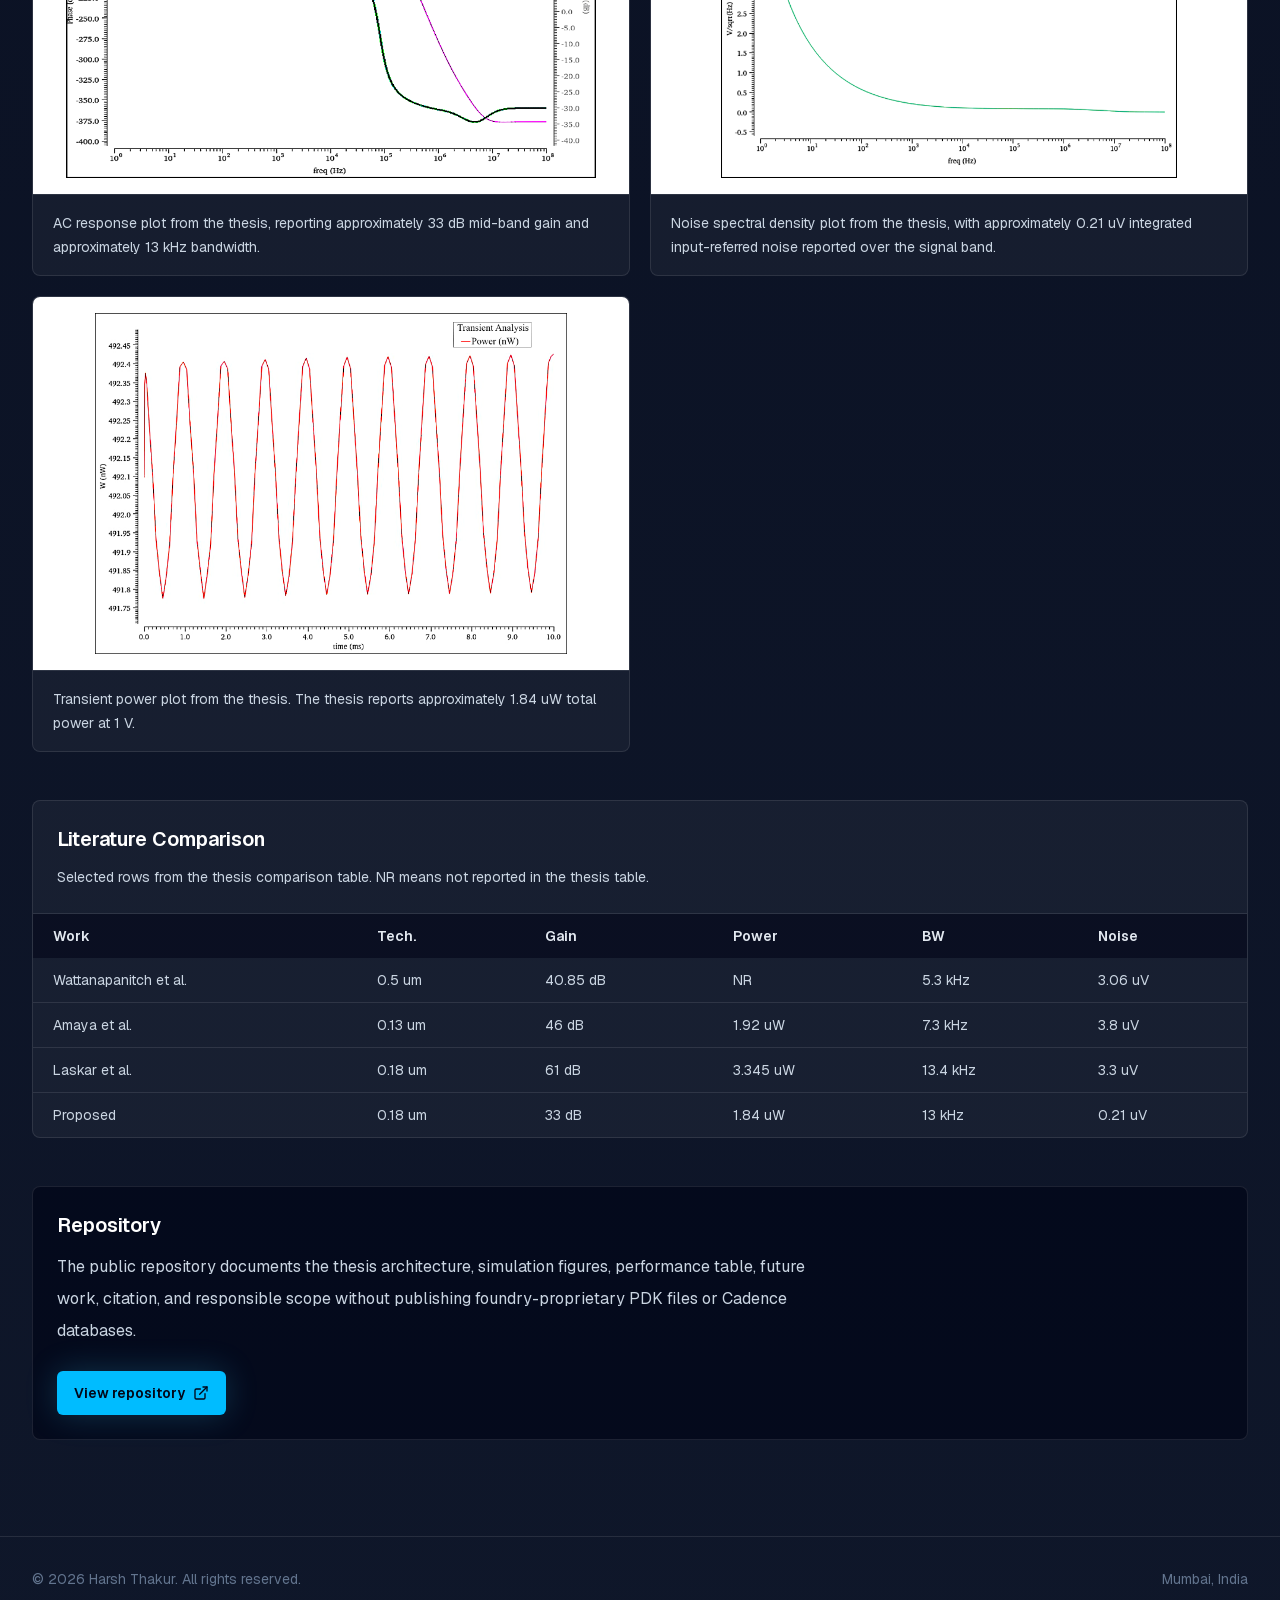
<file: research/neural-recording-lna/index.html>
<!DOCTYPE html><!--7OKY2HrCNlZPV99GjDunz--><html lang="en" class="__variable_246ccd __variable_c29908 scroll-smooth"><head><meta charSet="utf-8"/><meta name="viewport" content="width=device-width, initial-scale=1"/><link rel="preload" as="image" href="/images/research/neural-lna/capacitive-feedback-architecture.png"/><link rel="stylesheet" href="/_next/static/css/d57dc7f969da6b76.css" data-precedence="next"/><link rel="preload" as="script" fetchPriority="low" href="/_next/static/chunks/webpack-49c4fa9783c025bd.js"/><script src="/_next/static/chunks/4bd1b696-c023c6e3521b1417.js" async=""></script><script src="/_next/static/chunks/255-81ba70bd132d3eed.js" async=""></script><script src="/_next/static/chunks/main-app-f522895c8cc03403.js" async=""></script><script src="/_next/static/chunks/206-795ea8fd2b514175.js" async=""></script><script src="/_next/static/chunks/app/research/%5Bslug%5D/page-590bc0a7032b5d14.js" async=""></script><meta name="theme-color" content="#020617"/><meta name="color-scheme" content="dark"/><title>Low-Noise Amplifier Design using NMOS CVF OTA for Neural Recording | Research | Harsh Thakur</title><meta name="description" content="A UMC 180 nm CMOS neural recording front end using an NMOS Conventional Voltage Follower OTA inside a capacitive-feedback amplifier to target low input-referred noise, low power, and neural-band bandwidth for implantable BMI applications."/><meta name="application-name" content="Harsh Thakur Portfolio"/><meta name="author" content="Harsh Thakur"/><link rel="manifest" href="/site.webmanifest"/><meta name="keywords" content="Harsh Thakur,embedded systems engineer,biomedical electronics,analog VLSI,STM8,ESP32,PCB design,neural recording LNA,continuous glucose monitoring"/><meta name="creator" content="Harsh Thakur"/><link rel="canonical" href="https://harshthakur-51.github.io/"/><meta property="og:title" content="Low-Noise Amplifier Design using NMOS CVF OTA for Neural Recording | Harsh Thakur"/><meta property="og:description" content="A UMC 180 nm CMOS neural recording front end using an NMOS Conventional Voltage Follower OTA inside a capacitive-feedback amplifier to target low input-referred noise, low power, and neural-band bandwidth for implantable BMI applications."/><meta property="og:image" content="https://harshthakur-51.github.io/images/research/neural-lna/capacitive-feedback-architecture.png"/><meta property="og:image:width" content="1200"/><meta property="og:image:height" content="675"/><meta property="og:image:alt" content="Low-Noise Amplifier Design using NMOS CVF OTA for Neural Recording research preview"/><meta name="twitter:card" content="summary_large_image"/><meta name="twitter:title" content="Harsh Thakur | Embedded Systems &amp; Biomedical Electronics"/><meta name="twitter:description" content="Portfolio covering embedded systems, biomedical electronics, analog/VLSI design, and applied ML."/><meta name="twitter:image" content="https://harshthakur-51.github.io/og-image.svg"/><link rel="icon" href="/favicon.ico" type="image/x-icon" sizes="16x16"/><link rel="icon" href="/favicon.ico"/><link rel="icon" href="/icon.svg" type="image/svg+xml"/><link rel="apple-touch-icon" href="/apple-touch-icon.svg" type="image/svg+xml"/><script src="/_next/static/chunks/polyfills-42372ed130431b0a.js" noModule=""></script></head><body><div hidden=""><!--$--><!--/$--></div><header class="sticky top-0 z-50 border-b border-white/10 bg-slate-950/78 backdrop-blur-xl"><div class="mx-auto w-full max-w-7xl px-5 sm:px-6 lg:px-8 flex min-h-16 items-center justify-between gap-4"><a class="group inline-flex items-center gap-3 focus-visible:outline focus-visible:outline-2 focus-visible:outline-offset-4 focus-visible:outline-sky-300" aria-label="Harsh Thakur portfolio home" href="/"><span class="flex size-9 items-center justify-center rounded-md border border-sky-300/35 bg-sky-300/12 text-sm font-bold text-sky-200">HT</span><span class="hidden text-sm font-semibold text-white sm:inline">Harsh Thakur</span></a><nav class="hidden items-center gap-1 rounded-md border border-white/10 bg-white/[0.03] p-1 lg:flex" aria-label="Main navigation"><a class="rounded px-3 py-2 text-sm font-medium text-slate-300 transition hover:bg-white/8 hover:text-white focus-visible:outline focus-visible:outline-2 focus-visible:outline-sky-300" href="/#research">Research</a><a class="rounded px-3 py-2 text-sm font-medium text-slate-300 transition hover:bg-white/8 hover:text-white focus-visible:outline focus-visible:outline-2 focus-visible:outline-sky-300" href="/#projects">Projects</a><a class="rounded px-3 py-2 text-sm font-medium text-slate-300 transition hover:bg-white/8 hover:text-white focus-visible:outline focus-visible:outline-2 focus-visible:outline-sky-300" href="/#contact">Contact</a></nav><a class="inline-flex min-h-11 items-center justify-center gap-2 rounded-md border px-4 py-2.5 text-sm font-semibold transition duration-200 focus-visible:outline focus-visible:outline-2 focus-visible:outline-offset-2 focus-visible:outline-sky-300 border-transparent bg-transparent text-slate-300 hover:bg-white/8 hover:text-white hidden sm:inline-flex" href="/Harsh-Thakur-Resume.pdf" download=""><svg xmlns="http://www.w3.org/2000/svg" width="24" height="24" viewBox="0 0 24 24" fill="none" stroke="currentColor" stroke-width="2" stroke-linecap="round" stroke-linejoin="round" class="lucide lucide-download size-4" aria-hidden="true"><path d="M12 15V3"></path><path d="M21 15v4a2 2 0 0 1-2 2H5a2 2 0 0 1-2-2v-4"></path><path d="m7 10 5 5 5-5"></path></svg>Resume</a></div></header><main><section class="relative isolate overflow-hidden border-b border-white/10"><div class="absolute inset-0 -z-10 bg-[radial-gradient(circle_at_18%_18%,rgba(56,189,248,0.14),transparent_34%),linear-gradient(145deg,#020617_0%,#0f172a_55%,#111827_100%)]"></div><div class="mx-auto w-full max-w-7xl px-5 sm:px-6 lg:px-8 py-12 md:py-16"><a class="inline-flex items-center gap-2 text-sm font-semibold text-slate-300 transition hover:text-white focus-visible:outline focus-visible:outline-2 focus-visible:outline-offset-4 focus-visible:outline-sky-300" href="/#research"><svg xmlns="http://www.w3.org/2000/svg" width="24" height="24" viewBox="0 0 24 24" fill="none" stroke="currentColor" stroke-width="2" stroke-linecap="round" stroke-linejoin="round" class="lucide lucide-arrow-left size-4" aria-hidden="true"><path d="m12 19-7-7 7-7"></path><path d="M19 12H5"></path></svg>Back to research</a><div class="mt-10 grid gap-10 lg:grid-cols-[0.95fr_1.05fr] lg:items-center"><div class="" style="opacity:0;transform:translateY(18px)"><p class="text-sm font-semibold uppercase tracking-[0.24em] text-sky-300">Analog/VLSI neural interface research</p><h1 class="mt-4 text-4xl font-semibold tracking-tight text-white md:text-6xl">Low-Noise Amplifier Design using NMOS CVF OTA for Neural Recording</h1><p class="mt-5 max-w-3xl text-lg leading-8 text-slate-300">A UMC 180 nm CMOS neural recording front end using an NMOS Conventional Voltage Follower OTA inside a capacitive-feedback amplifier to target low input-referred noise, low power, and neural-band bandwidth for implantable BMI applications.</p><div class="mt-6 flex flex-wrap gap-3 text-sm font-medium text-slate-300"><span class="rounded-md border border-white/10 bg-white/[0.045] px-3 py-2">Jul 2025 - Apr 2026</span><span class="rounded-md border border-sky-300/20 bg-sky-300/10 px-3 py-2 text-sky-100">Accepted: NEleX-2026 International Conference on Next Generation Electronics</span></div><div class="mt-8 flex flex-wrap gap-3"><a class="inline-flex min-h-11 items-center justify-center gap-2 rounded-md border px-4 py-2.5 text-sm font-semibold transition duration-200 focus-visible:outline focus-visible:outline-2 focus-visible:outline-offset-2 focus-visible:outline-sky-300 border-sky-400/80 bg-sky-400 text-slate-950 shadow-[0_0_32px_rgba(56,189,248,0.22)] hover:border-sky-300 hover:bg-sky-300 " href="https://github.com/harshthakur-51/NMOS-CVF-OTA" target="_blank" rel="noopener noreferrer">View repository<svg xmlns="http://www.w3.org/2000/svg" width="24" height="24" viewBox="0 0 24 24" fill="none" stroke="currentColor" stroke-width="2" stroke-linecap="round" stroke-linejoin="round" class="lucide lucide-external-link size-4" aria-hidden="true"><path d="M15 3h6v6"></path><path d="M10 14 21 3"></path><path d="M18 13v6a2 2 0 0 1-2 2H5a2 2 0 0 1-2-2V8a2 2 0 0 1 2-2h6"></path></svg></a><a class="inline-flex min-h-11 items-center justify-center gap-2 rounded-md border px-4 py-2.5 text-sm font-semibold transition duration-200 focus-visible:outline focus-visible:outline-2 focus-visible:outline-offset-2 focus-visible:outline-sky-300 border-white/12 bg-white/8 text-white hover:border-sky-300/50 hover:bg-white/12 " href="/#contact">Discuss this work</a></div></div><div class="" style="opacity:0;transform:translateY(18px)"><div class="relative aspect-[16/10] overflow-hidden rounded-lg border border-white/10 bg-white p-5 shadow-2xl shadow-black/30"><img alt="Low-Noise Amplifier Design using NMOS CVF OTA for Neural Recording architecture" decoding="async" data-nimg="fill" class="absolute inset-0 h-full w-full object-contain p-6" style="position:absolute;height:100%;width:100%;left:0;top:0;right:0;bottom:0;color:transparent" src="/images/research/neural-lna/capacitive-feedback-architecture.png"/></div></div></div></div></section><section class="py-16 md:py-24"><div class="mx-auto w-full max-w-7xl px-5 sm:px-6 lg:px-8 "><div class="grid gap-5 md:grid-cols-3"><div class="" style="opacity:0;transform:translateY(18px)"><div class="h-full rounded-lg border border-white/10 bg-white/[0.045] p-5"><p class="text-sm font-semibold text-sky-200">Technology</p><p class="mt-2 text-base leading-7 text-slate-300">UMC 180 nm CMOS</p></div></div><div class="" style="opacity:0;transform:translateY(18px)"><div class="h-full rounded-lg border border-white/10 bg-white/[0.045] p-5"><p class="text-sm font-semibold text-sky-200">Simulation</p><p class="mt-2 text-base leading-7 text-slate-300">Cadence Virtuoso and Spectre</p></div></div><div class="" style="opacity:0;transform:translateY(18px)"><div class="h-full rounded-lg border border-white/10 bg-white/[0.045] p-5"><p class="text-sm font-semibold text-sky-200">Architecture</p><p class="mt-2 text-base leading-7 text-slate-300">Capacitive-feedback neural amplifier</p></div></div><div class="" style="opacity:0;transform:translateY(18px)"><div class="h-full rounded-lg border border-white/10 bg-white/[0.045] p-5"><p class="text-sm font-semibold text-sky-200">Core OTA</p><p class="mt-2 text-base leading-7 text-slate-300">NMOS CVF OTA</p></div></div><div class="" style="opacity:0;transform:translateY(18px)"><div class="h-full rounded-lg border border-white/10 bg-white/[0.045] p-5"><p class="text-sm font-semibold text-sky-200">Publication</p><p class="mt-2 text-base leading-7 text-slate-300">Accepted at NEleX-2026</p></div></div><div class="" style="opacity:0;transform:translateY(18px)"><div class="h-full rounded-lg border border-white/10 bg-white/[0.045] p-5"><p class="text-sm font-semibold text-sky-200">Contribution</p><p class="mt-2 text-base leading-7 text-slate-300">Literature survey, pseudo-resistor design and characterization, gain/bandwidth verification</p></div></div></div><div class="mt-12 grid gap-8 lg:grid-cols-[0.75fr_1.25fr]"><div class="" style="opacity:0;transform:translateY(18px)"><aside class="rounded-lg border border-white/10 bg-slate-950/72 p-6"><h2 class="text-xl font-semibold text-white">Performance Summary</h2><ul class="mt-5 space-y-3"><li class="flex gap-3 text-sm leading-6 text-slate-300"><span class="mt-2.5 size-1.5 shrink-0 rounded-full bg-sky-300"></span><span>Mid-band gain: ~33 dB</span></li><li class="flex gap-3 text-sm leading-6 text-slate-300"><span class="mt-2.5 size-1.5 shrink-0 rounded-full bg-sky-300"></span><span>-3 dB bandwidth: ~13 kHz</span></li><li class="flex gap-3 text-sm leading-6 text-slate-300"><span class="mt-2.5 size-1.5 shrink-0 rounded-full bg-sky-300"></span><span>Input-referred noise: ~0.21 uV</span></li><li class="flex gap-3 text-sm leading-6 text-slate-300"><span class="mt-2.5 size-1.5 shrink-0 rounded-full bg-sky-300"></span><span>Power consumption: ~1.84 uW at 1 V</span></li><li class="flex gap-3 text-sm leading-6 text-slate-300"><span class="mt-2.5 size-1.5 shrink-0 rounded-full bg-sky-300"></span><span>Phase margin: ~60 degrees</span></li></ul></aside></div><div class="space-y-5"><div class="" style="opacity:0;transform:translateY(18px)"><article class="rounded-lg border border-white/10 bg-white/[0.045] p-6"><h2 class="text-xl font-semibold text-white">Overview</h2><p class="mt-3 text-base leading-8 text-slate-300">The work designs and simulates a low-noise neural recording amplifier for implantable Brain-Machine Interface front ends. The proposed design uses an NMOS CVF OTA as the core gain stage in a capacitive-feedback amplifier, implemented in UMC 180 nm CMOS.</p></article></div><div class="" style="opacity:0;transform:translateY(18px)"><article class="rounded-lg border border-white/10 bg-white/[0.045] p-6"><h2 class="text-xl font-semibold text-white">Research Motivation</h2><p class="mt-3 text-base leading-8 text-slate-300">Neural spikes and local field potentials are small bioelectric signals, so the first analog front end must provide low noise, low power, adequate gain, and sufficient bandwidth. The thesis frames the noise-power trade-off as the central challenge for implantable neural recording circuits.</p></article></div><div class="" style="opacity:0;transform:translateY(18px)"><article class="rounded-lg border border-white/10 bg-white/[0.045] p-6"><h2 class="text-xl font-semibold text-white">Problem Statement</h2><p class="mt-3 text-base leading-8 text-slate-300">The thesis targets a low-noise neural recording amplifier using an NMOS CVF OTA topology in UMC 180 nm CMOS. The goal is to maintain neural-band bandwidth and practical gain while reducing input-referred noise and power consumption under a 1 V supply.</p></article></div><div class="" style="opacity:0;transform:translateY(18px)"><article class="rounded-lg border border-white/10 bg-white/[0.045] p-6"><h2 class="text-xl font-semibold text-white">Research Objectives</h2><p class="mt-3 text-base leading-8 text-slate-300">The objectives include reviewing neural amplifier and OTA literature, designing the NMOS CVF OTA, implementing a capacitive-feedback neural amplifier with 10 pF input capacitance and 200 fF feedback capacitance, suppressing DC offset with MOS pseudo-resistors, and verifying performance through AC, noise, and transient simulation.</p></article></div><div class="" style="opacity:0;transform:translateY(18px)"><article class="rounded-lg border border-white/10 bg-white/[0.045] p-6"><h2 class="text-xl font-semibold text-white">System Architecture</h2><p class="mt-3 text-base leading-8 text-slate-300">The complete amplifier uses capacitive input coupling to block electrode DC offset, an NMOS CVF OTA for transconductance and gain, a 200 fF feedback capacitor to set closed-loop gain, and MOS bipolar pseudo-resistors to create the high-impedance low-frequency feedback path.</p></article></div><div class="" style="opacity:0;transform:translateY(18px)"><article class="rounded-lg border border-white/10 bg-white/[0.045] p-6"><h2 class="text-xl font-semibold text-white">Design Methodology</h2><p class="mt-3 text-base leading-8 text-slate-300">The design flow moves from literature review and topology selection to Cadence Virtuoso schematic implementation, iterative transistor and passive sizing, and Cadence Spectre verification through AC analysis, noise analysis, and transient power analysis.</p></article></div><div class="" style="opacity:0;transform:translateY(18px)"><article class="rounded-lg border border-white/10 bg-white/[0.045] p-6"><h2 class="text-xl font-semibold text-white">Circuit Architecture</h2><p class="mt-3 text-base leading-8 text-slate-300">The thesis identifies M7-M8 as the differential input pair, M2-M3 and M4-M5 as cross-coupled active loads, M9 as the tail current source, M6 as an active-load transistor, and M10-M11 as the output source follower stage. A base capacitor is included to suppress noise coupling and stabilize bias current.</p></article></div><div class="" style="opacity:0;transform:translateY(18px)"><article class="rounded-lg border border-white/10 bg-white/[0.045] p-6"><h2 class="text-xl font-semibold text-white">Simulation Environment</h2><p class="mt-3 text-base leading-8 text-slate-300">All schematic capture and simulations are reported in Cadence Virtuoso using the Spectre simulator and UMC 180 nm CMOS models. The thesis also notes Cadence IC 6.1.8 on a Linux CentOS workstation.</p></article></div><div class="" style="opacity:0;transform:translateY(18px)"><article class="rounded-lg border border-white/10 bg-white/[0.045] p-6"><h2 class="text-xl font-semibold text-white">Key Design Decisions</h2><p class="mt-3 text-base leading-8 text-slate-300">The NMOS CVF OTA was chosen over folded-cascode OTA structures for the reported noise-power advantage of the cross-coupled load. The 10 pF / 200 fF capacitor ratio sets the approximately 33 dB mid-band gain, while MOS pseudo-resistors provide DC offset suppression without large physical resistors.</p></article></div><div class="" style="opacity:0;transform:translateY(18px)"><article class="rounded-lg border border-white/10 bg-white/[0.045] p-6"><h2 class="text-xl font-semibold text-white">Performance Summary</h2><p class="mt-3 text-base leading-8 text-slate-300">The thesis reports approximately 33 dB mid-band gain, approximately 13 kHz -3 dB bandwidth, approximately 0.21 uV integrated input-referred noise, approximately 1.84 uW power at 1 V, and approximately 60 degrees phase margin.</p></article></div><div class="" style="opacity:0;transform:translateY(18px)"><article class="rounded-lg border border-white/10 bg-white/[0.045] p-6"><h2 class="text-xl font-semibold text-white">Engineering Contributions</h2><p class="mt-3 text-base leading-8 text-slate-300">The thesis documents Harsh Thakur&#x27;s contribution as literature survey, pseudo-resistor design and characterization, and gain/bandwidth verification. The broader team contribution covers OTA architecture, simulation, transistor sizing, tabulation, documentation, and supervision.</p></article></div><div class="" style="opacity:0;transform:translateY(18px)"><article class="rounded-lg border border-white/10 bg-white/[0.045] p-6"><h2 class="text-xl font-semibold text-white">Future Work</h2><p class="mt-3 text-base leading-8 text-slate-300">Future work includes physical layout, DRC/LVS, parasitic extraction, post-layout simulation, MPW fabrication, silicon measurement, Monte Carlo and mismatch analysis, MEA integration, SAR ADC integration, digital post-processing, and multi-channel expansion.</p></article></div><div class="" style="opacity:0;transform:translateY(18px)"><article class="rounded-lg border border-white/10 bg-white/[0.045] p-6"><h2 class="text-xl font-semibold text-white">Publication Status</h2><p class="mt-3 text-base leading-8 text-slate-300">The thesis states that the related article is accepted for the 2nd International Conference on Next Generation Electronics, NEleX-2026.</p></article></div></div></div><div class="mt-12 grid gap-5 lg:grid-cols-2"><div class="" style="opacity:0;transform:translateY(18px)"><figure class="overflow-hidden rounded-lg border border-white/10 bg-white/[0.045]"><div class="relative aspect-[16/10] bg-white p-4"><img alt="Capacitive feedback neural amplifier architecture" loading="lazy" decoding="async" data-nimg="fill" class="h-full w-full object-contain p-4" style="position:absolute;height:100%;width:100%;left:0;top:0;right:0;bottom:0;color:transparent" src="/images/research/neural-lna/capacitive-feedback-architecture.png"/></div><figcaption class="border-t border-white/10 px-5 py-4 text-sm leading-6 text-slate-300">Capacitive feedback architecture using input and feedback capacitors, pseudo-resistors, and the OTA gain stage.</figcaption></figure></div><div class="" style="opacity:0;transform:translateY(18px)"><figure class="overflow-hidden rounded-lg border border-white/10 bg-white/[0.045]"><div class="relative aspect-[16/10] bg-white p-4"><img alt="NMOS CVF OTA schematic" loading="lazy" decoding="async" data-nimg="fill" class="h-full w-full object-contain p-4" style="position:absolute;height:100%;width:100%;left:0;top:0;right:0;bottom:0;color:transparent" src="/images/research/neural-lna/nmos-cvf-ota-schematic.png"/></div><figcaption class="border-t border-white/10 px-5 py-4 text-sm leading-6 text-slate-300">NMOS CVF OTA topology with differential input pair, cross-coupled active load, tail current source, and output stage.</figcaption></figure></div><div class="" style="opacity:0;transform:translateY(18px)"><figure class="overflow-hidden rounded-lg border border-white/10 bg-white/[0.045]"><div class="relative aspect-[16/10] bg-white p-4"><img alt="Gain and phase response plot" loading="lazy" decoding="async" data-nimg="fill" class="h-full w-full object-contain p-4" style="position:absolute;height:100%;width:100%;left:0;top:0;right:0;bottom:0;color:transparent" src="/images/research/neural-lna/gain-phase-response.png"/></div><figcaption class="border-t border-white/10 px-5 py-4 text-sm leading-6 text-slate-300">AC response plot from the thesis, reporting approximately 33 dB mid-band gain and approximately 13 kHz bandwidth.</figcaption></figure></div><div class="" style="opacity:0;transform:translateY(18px)"><figure class="overflow-hidden rounded-lg border border-white/10 bg-white/[0.045]"><div class="relative aspect-[16/10] bg-white p-4"><img alt="Input-referred noise spectral density plot" loading="lazy" decoding="async" data-nimg="fill" class="h-full w-full object-contain p-4" style="position:absolute;height:100%;width:100%;left:0;top:0;right:0;bottom:0;color:transparent" src="/images/research/neural-lna/input-referred-noise.png"/></div><figcaption class="border-t border-white/10 px-5 py-4 text-sm leading-6 text-slate-300">Noise spectral density plot from the thesis, with approximately 0.21 uV integrated input-referred noise reported over the signal band.</figcaption></figure></div><div class="" style="opacity:0;transform:translateY(18px)"><figure class="overflow-hidden rounded-lg border border-white/10 bg-white/[0.045]"><div class="relative aspect-[16/10] bg-white p-4"><img alt="Transient power consumption plot" loading="lazy" decoding="async" data-nimg="fill" class="h-full w-full object-contain p-4" style="position:absolute;height:100%;width:100%;left:0;top:0;right:0;bottom:0;color:transparent" src="/images/research/neural-lna/transient-power-consumption.png"/></div><figcaption class="border-t border-white/10 px-5 py-4 text-sm leading-6 text-slate-300">Transient power plot from the thesis. The thesis reports approximately 1.84 uW total power at 1 V.</figcaption></figure></div></div><div class="" style="opacity:0;transform:translateY(18px)"><section class="mt-12 overflow-hidden rounded-lg border border-white/10 bg-white/[0.045]"><div class="border-b border-white/10 p-6"><h2 class="text-xl font-semibold text-white">Literature Comparison</h2><p class="mt-3 max-w-3xl text-sm leading-6 text-slate-300">Selected rows from the thesis comparison table. NR means not reported in the thesis table.</p></div><div class="overflow-x-auto"><table class="w-full min-w-[720px] text-left text-sm"><thead class="bg-slate-950/60 text-slate-200"><tr><th class="px-5 py-3 font-semibold">Work</th><th class="px-5 py-3 font-semibold">Tech.</th><th class="px-5 py-3 font-semibold">Gain</th><th class="px-5 py-3 font-semibold">Power</th><th class="px-5 py-3 font-semibold">BW</th><th class="px-5 py-3 font-semibold">Noise</th></tr></thead><tbody class="divide-y divide-white/10 text-slate-300"><tr><td class="px-5 py-3">Wattanapanitch et al.</td><td class="px-5 py-3">0.5 um</td><td class="px-5 py-3">40.85 dB</td><td class="px-5 py-3">NR</td><td class="px-5 py-3">5.3 kHz</td><td class="px-5 py-3">3.06 uV</td></tr><tr><td class="px-5 py-3">Amaya et al.</td><td class="px-5 py-3">0.13 um</td><td class="px-5 py-3">46 dB</td><td class="px-5 py-3">1.92 uW</td><td class="px-5 py-3">7.3 kHz</td><td class="px-5 py-3">3.8 uV</td></tr><tr><td class="px-5 py-3">Laskar et al.</td><td class="px-5 py-3">0.18 um</td><td class="px-5 py-3">61 dB</td><td class="px-5 py-3">3.345 uW</td><td class="px-5 py-3">13.4 kHz</td><td class="px-5 py-3">3.3 uV</td></tr><tr><td class="px-5 py-3">Proposed</td><td class="px-5 py-3">0.18 um</td><td class="px-5 py-3">33 dB</td><td class="px-5 py-3">1.84 uW</td><td class="px-5 py-3">13 kHz</td><td class="px-5 py-3">0.21 uV</td></tr></tbody></table></div></section></div><div class="" style="opacity:0;transform:translateY(18px)"><div class="mt-12 rounded-lg border border-white/10 bg-slate-950/72 p-6"><h2 class="text-xl font-semibold text-white">Repository</h2><p class="mt-3 max-w-3xl text-base leading-8 text-slate-300">The public repository documents the thesis architecture, simulation figures, performance table, future work, citation, and responsible scope without publishing foundry-proprietary PDK files or Cadence databases.</p><a class="inline-flex min-h-11 items-center justify-center gap-2 rounded-md border px-4 py-2.5 text-sm font-semibold transition duration-200 focus-visible:outline focus-visible:outline-2 focus-visible:outline-offset-2 focus-visible:outline-sky-300 border-sky-400/80 bg-sky-400 text-slate-950 shadow-[0_0_32px_rgba(56,189,248,0.22)] hover:border-sky-300 hover:bg-sky-300 mt-6 w-fit" href="https://github.com/harshthakur-51/NMOS-CVF-OTA" target="_blank" rel="noopener noreferrer">View repository<svg xmlns="http://www.w3.org/2000/svg" width="24" height="24" viewBox="0 0 24 24" fill="none" stroke="currentColor" stroke-width="2" stroke-linecap="round" stroke-linejoin="round" class="lucide lucide-external-link size-4" aria-hidden="true"><path d="M15 3h6v6"></path><path d="M10 14 21 3"></path><path d="M18 13v6a2 2 0 0 1-2 2H5a2 2 0 0 1-2-2V8a2 2 0 0 1 2-2h6"></path></svg></a></div></div></div></section></main><footer class="border-t border-white/10 py-8"><div class="mx-auto w-full max-w-7xl px-5 sm:px-6 lg:px-8 flex flex-col gap-3 text-sm text-slate-500 sm:flex-row sm:items-center sm:justify-between"><p>© <!-- -->2026<!-- --> Harsh Thakur. All rights reserved.</p><p>Mumbai, India</p></div></footer><!--$--><!--/$--><script src="/_next/static/chunks/webpack-49c4fa9783c025bd.js" id="_R_" async=""></script><script>(self.__next_f=self.__next_f||[]).push([0])</script><script>self.__next_f.push([1,"1:\"$Sreact.fragment\"\n2:I[9766,[],\"\"]\n3:I[8924,[],\"\"]\n5:I[4431,[],\"OutletBoundary\"]\n7:I[5278,[],\"AsyncMetadataOutlet\"]\n9:I[4431,[],\"ViewportBoundary\"]\nb:I[4431,[],\"MetadataBoundary\"]\nc:\"$Sreact.suspense\"\ne:I[7150,[],\"\"]\n:HL[\"/_next/static/css/d57dc7f969da6b76.css\",\"style\"]\n"])</script><script>self.__next_f.push([1,"0:{\"P\":null,\"b\":\"7OKY2HrCNlZPV99GjDunz\",\"p\":\"\",\"c\":[\"\",\"research\",\"neural-recording-lna\",\"\"],\"i\":false,\"f\":[[[\"\",{\"children\":[\"research\",{\"children\":[[\"slug\",\"neural-recording-lna\",\"d\"],{\"children\":[\"__PAGE__\",{}]}]}]},\"$undefined\",\"$undefined\",true],[\"\",[\"$\",\"$1\",\"c\",{\"children\":[[[\"$\",\"link\",\"0\",{\"rel\":\"stylesheet\",\"href\":\"/_next/static/css/d57dc7f969da6b76.css\",\"precedence\":\"next\",\"crossOrigin\":\"$undefined\",\"nonce\":\"$undefined\"}]],[\"$\",\"html\",null,{\"lang\":\"en\",\"className\":\"__variable_246ccd __variable_c29908 scroll-smooth\",\"children\":[\"$\",\"body\",null,{\"children\":[\"$\",\"$L2\",null,{\"parallelRouterKey\":\"children\",\"error\":\"$undefined\",\"errorStyles\":\"$undefined\",\"errorScripts\":\"$undefined\",\"template\":[\"$\",\"$L3\",null,{}],\"templateStyles\":\"$undefined\",\"templateScripts\":\"$undefined\",\"notFound\":[[[\"$\",\"title\",null,{\"children\":\"404: This page could not be found.\"}],[\"$\",\"div\",null,{\"style\":{\"fontFamily\":\"system-ui,\\\"Segoe UI\\\",Roboto,Helvetica,Arial,sans-serif,\\\"Apple Color Emoji\\\",\\\"Segoe UI Emoji\\\"\",\"height\":\"100vh\",\"textAlign\":\"center\",\"display\":\"flex\",\"flexDirection\":\"column\",\"alignItems\":\"center\",\"justifyContent\":\"center\"},\"children\":[\"$\",\"div\",null,{\"children\":[[\"$\",\"style\",null,{\"dangerouslySetInnerHTML\":{\"__html\":\"body{color:#000;background:#fff;margin:0}.next-error-h1{border-right:1px solid rgba(0,0,0,.3)}@media (prefers-color-scheme:dark){body{color:#fff;background:#000}.next-error-h1{border-right:1px solid rgba(255,255,255,.3)}}\"}}],[\"$\",\"h1\",null,{\"className\":\"next-error-h1\",\"style\":{\"display\":\"inline-block\",\"margin\":\"0 20px 0 0\",\"padding\":\"0 23px 0 0\",\"fontSize\":24,\"fontWeight\":500,\"verticalAlign\":\"top\",\"lineHeight\":\"49px\"},\"children\":404}],[\"$\",\"div\",null,{\"style\":{\"display\":\"inline-block\"},\"children\":[\"$\",\"h2\",null,{\"style\":{\"fontSize\":14,\"fontWeight\":400,\"lineHeight\":\"49px\",\"margin\":0},\"children\":\"This page could not be found.\"}]}]]}]}]],[]],\"forbidden\":\"$undefined\",\"unauthorized\":\"$undefined\"}]}]}]]}],{\"children\":[\"research\",[\"$\",\"$1\",\"c\",{\"children\":[null,[\"$\",\"$L2\",null,{\"parallelRouterKey\":\"children\",\"error\":\"$undefined\",\"errorStyles\":\"$undefined\",\"errorScripts\":\"$undefined\",\"template\":[\"$\",\"$L3\",null,{}],\"templateStyles\":\"$undefined\",\"templateScripts\":\"$undefined\",\"notFound\":\"$undefined\",\"forbidden\":\"$undefined\",\"unauthorized\":\"$undefined\"}]]}],{\"children\":[[\"slug\",\"neural-recording-lna\",\"d\"],[\"$\",\"$1\",\"c\",{\"children\":[null,[\"$\",\"$L2\",null,{\"parallelRouterKey\":\"children\",\"error\":\"$undefined\",\"errorStyles\":\"$undefined\",\"errorScripts\":\"$undefined\",\"template\":[\"$\",\"$L3\",null,{}],\"templateStyles\":\"$undefined\",\"templateScripts\":\"$undefined\",\"notFound\":\"$undefined\",\"forbidden\":\"$undefined\",\"unauthorized\":\"$undefined\"}]]}],{\"children\":[\"__PAGE__\",[\"$\",\"$1\",\"c\",{\"children\":[\"$L4\",null,[\"$\",\"$L5\",null,{\"children\":[\"$L6\",[\"$\",\"$L7\",null,{\"promise\":\"$@8\"}]]}]]}],{},null,false]},null,false]},null,false]},null,false],[\"$\",\"$1\",\"h\",{\"children\":[null,[[\"$\",\"$L9\",null,{\"children\":\"$La\"}],null],[\"$\",\"$Lb\",null,{\"children\":[\"$\",\"div\",null,{\"hidden\":true,\"children\":[\"$\",\"$c\",null,{\"fallback\":null,\"children\":\"$Ld\"}]}]}]]}],false]],\"m\":\"$undefined\",\"G\":[\"$e\",[]],\"s\":false,\"S\":true}\n"])</script><script>self.__next_f.push([1,"f:I[2619,[\"206\",\"static/chunks/206-795ea8fd2b514175.js\",\"498\",\"static/chunks/app/research/%5Bslug%5D/page-590bc0a7032b5d14.js\"],\"\"]\n10:I[2544,[\"206\",\"static/chunks/206-795ea8fd2b514175.js\",\"498\",\"static/chunks/app/research/%5Bslug%5D/page-590bc0a7032b5d14.js\"],\"default\"]\n11:I[9718,[\"206\",\"static/chunks/206-795ea8fd2b514175.js\",\"498\",\"static/chunks/app/research/%5Bslug%5D/page-590bc0a7032b5d14.js\"],\"Reveal\"]\n"])</script><script>self.__next_f.push([1,"4:[[\"$\",\"header\",null,{\"className\":\"sticky top-0 z-50 border-b border-white/10 bg-slate-950/78 backdrop-blur-xl\",\"children\":[\"$\",\"div\",null,{\"className\":\"mx-auto w-full max-w-7xl px-5 sm:px-6 lg:px-8 flex min-h-16 items-center justify-between gap-4\",\"children\":[[\"$\",\"$Lf\",null,{\"href\":\"/\",\"className\":\"group inline-flex items-center gap-3 focus-visible:outline focus-visible:outline-2 focus-visible:outline-offset-4 focus-visible:outline-sky-300\",\"aria-label\":\"Harsh Thakur portfolio home\",\"children\":[[\"$\",\"span\",null,{\"className\":\"flex size-9 items-center justify-center rounded-md border border-sky-300/35 bg-sky-300/12 text-sm font-bold text-sky-200\",\"children\":\"HT\"}],[\"$\",\"span\",null,{\"className\":\"hidden text-sm font-semibold text-white sm:inline\",\"children\":\"Harsh Thakur\"}]]}],[\"$\",\"nav\",null,{\"className\":\"hidden items-center gap-1 rounded-md border border-white/10 bg-white/[0.03] p-1 lg:flex\",\"aria-label\":\"Main navigation\",\"children\":[[\"$\",\"$Lf\",\"/#research\",{\"href\":\"/#research\",\"className\":\"rounded px-3 py-2 text-sm font-medium text-slate-300 transition hover:bg-white/8 hover:text-white focus-visible:outline focus-visible:outline-2 focus-visible:outline-sky-300\",\"children\":\"Research\"}],[\"$\",\"$Lf\",\"/#projects\",{\"href\":\"/#projects\",\"className\":\"rounded px-3 py-2 text-sm font-medium text-slate-300 transition hover:bg-white/8 hover:text-white focus-visible:outline focus-visible:outline-2 focus-visible:outline-sky-300\",\"children\":\"Projects\"}],[\"$\",\"$Lf\",\"/#contact\",{\"href\":\"/#contact\",\"className\":\"rounded px-3 py-2 text-sm font-medium text-slate-300 transition hover:bg-white/8 hover:text-white focus-visible:outline focus-visible:outline-2 focus-visible:outline-sky-300\",\"children\":\"Contact\"}]]}],[\"$\",\"a\",null,{\"className\":\"inline-flex min-h-11 items-center justify-center gap-2 rounded-md border px-4 py-2.5 text-sm font-semibold transition duration-200 focus-visible:outline focus-visible:outline-2 focus-visible:outline-offset-2 focus-visible:outline-sky-300 border-transparent bg-transparent text-slate-300 hover:bg-white/8 hover:text-white hidden sm:inline-flex\",\"href\":\"/Harsh-Thakur-Resume.pdf\",\"download\":true,\"children\":[[\"$\",\"$L10\",null,{\"ref\":\"$undefined\",\"iconNode\":[[\"path\",{\"d\":\"M12 15V3\",\"key\":\"m9g1x1\"}],[\"path\",{\"d\":\"M21 15v4a2 2 0 0 1-2 2H5a2 2 0 0 1-2-2v-4\",\"key\":\"ih7n3h\"}],[\"path\",{\"d\":\"m7 10 5 5 5-5\",\"key\":\"brsn70\"}]],\"className\":\"lucide-download size-4\",\"aria-hidden\":\"true\"}],\"Resume\"]}]]}]}],[\"$\",\"main\",null,{\"children\":[[\"$\",\"section\",null,{\"className\":\"relative isolate overflow-hidden border-b border-white/10\",\"children\":[[\"$\",\"div\",null,{\"className\":\"absolute inset-0 -z-10 bg-[radial-gradient(circle_at_18%_18%,rgba(56,189,248,0.14),transparent_34%),linear-gradient(145deg,#020617_0%,#0f172a_55%,#111827_100%)]\"}],[\"$\",\"div\",null,{\"className\":\"mx-auto w-full max-w-7xl px-5 sm:px-6 lg:px-8 py-12 md:py-16\",\"children\":[[\"$\",\"$Lf\",null,{\"href\":\"/#research\",\"className\":\"inline-flex items-center gap-2 text-sm font-semibold text-slate-300 transition hover:text-white focus-visible:outline focus-visible:outline-2 focus-visible:outline-offset-4 focus-visible:outline-sky-300\",\"children\":[[\"$\",\"$L10\",null,{\"ref\":\"$undefined\",\"iconNode\":[[\"path\",{\"d\":\"m12 19-7-7 7-7\",\"key\":\"1l729n\"}],[\"path\",{\"d\":\"M19 12H5\",\"key\":\"x3x0zl\"}]],\"className\":\"lucide-arrow-left size-4\",\"aria-hidden\":\"true\"}],\"Back to research\"]}],[\"$\",\"div\",null,{\"className\":\"mt-10 grid gap-10 lg:grid-cols-[0.95fr_1.05fr] lg:items-center\",\"children\":[[\"$\",\"$L11\",null,{\"children\":[[\"$\",\"p\",null,{\"className\":\"text-sm font-semibold uppercase tracking-[0.24em] text-sky-300\",\"children\":\"Analog/VLSI neural interface research\"}],[\"$\",\"h1\",null,{\"className\":\"mt-4 text-4xl font-semibold tracking-tight text-white md:text-6xl\",\"children\":\"Low-Noise Amplifier Design using NMOS CVF OTA for Neural Recording\"}],[\"$\",\"p\",null,{\"className\":\"mt-5 max-w-3xl text-lg leading-8 text-slate-300\",\"children\":\"A UMC 180 nm CMOS neural recording front end using an NMOS Conventional Voltage Follower OTA inside a capacitive-feedback amplifier to target low input-referred noise, low power, and neural-band bandwidth for implantable BMI applications.\"}],\"$L12\",\"$L13\"]}],\"$L14\"]}]]}]]}],\"$L15\"]}],\"$L16\"]\n"])</script><script>self.__next_f.push([1,"17:I[1356,[\"206\",\"static/chunks/206-795ea8fd2b514175.js\",\"498\",\"static/chunks/app/research/%5Bslug%5D/page-590bc0a7032b5d14.js\"],\"Image\"]\n12:[\"$\",\"div\",null,{\"className\":\"mt-6 flex flex-wrap gap-3 text-sm font-medium text-slate-300\",\"children\":[[\"$\",\"span\",null,{\"className\":\"rounded-md border border-white/10 bg-white/[0.045] px-3 py-2\",\"children\":\"Jul 2025 - Apr 2026\"}],[\"$\",\"span\",null,{\"className\":\"rounded-md border border-sky-300/20 bg-sky-300/10 px-3 py-2 text-sky-100\",\"children\":\"Accepted: NEleX-2026 International Conference on Next Generation Electronics\"}]]}]\n"])</script><script>self.__next_f.push([1,"13:[\"$\",\"div\",null,{\"className\":\"mt-8 flex flex-wrap gap-3\",\"children\":[[\"$\",\"a\",null,{\"className\":\"inline-flex min-h-11 items-center justify-center gap-2 rounded-md border px-4 py-2.5 text-sm font-semibold transition duration-200 focus-visible:outline focus-visible:outline-2 focus-visible:outline-offset-2 focus-visible:outline-sky-300 border-sky-400/80 bg-sky-400 text-slate-950 shadow-[0_0_32px_rgba(56,189,248,0.22)] hover:border-sky-300 hover:bg-sky-300 \",\"href\":\"https://github.com/harshthakur-51/NMOS-CVF-OTA\",\"target\":\"_blank\",\"rel\":\"noopener noreferrer\",\"children\":[\"View repository\",[\"$\",\"$L10\",null,{\"ref\":\"$undefined\",\"iconNode\":[[\"path\",{\"d\":\"M15 3h6v6\",\"key\":\"1q9fwt\"}],[\"path\",{\"d\":\"M10 14 21 3\",\"key\":\"gplh6r\"}],[\"path\",{\"d\":\"M18 13v6a2 2 0 0 1-2 2H5a2 2 0 0 1-2-2V8a2 2 0 0 1 2-2h6\",\"key\":\"a6xqqp\"}]],\"className\":\"lucide-external-link size-4\",\"aria-hidden\":\"true\"}]]}],[\"$\",\"a\",null,{\"className\":\"inline-flex min-h-11 items-center justify-center gap-2 rounded-md border px-4 py-2.5 text-sm font-semibold transition duration-200 focus-visible:outline focus-visible:outline-2 focus-visible:outline-offset-2 focus-visible:outline-sky-300 border-white/12 bg-white/8 text-white hover:border-sky-300/50 hover:bg-white/12 \",\"href\":\"/#contact\",\"children\":\"Discuss this work\"}]]}]\n"])</script><script>self.__next_f.push([1,"14:[\"$\",\"$L11\",null,{\"delay\":0.08,\"children\":[\"$\",\"div\",null,{\"className\":\"relative aspect-[16/10] overflow-hidden rounded-lg border border-white/10 bg-white p-5 shadow-2xl shadow-black/30\",\"children\":[\"$\",\"$L17\",null,{\"src\":\"/images/research/neural-lna/capacitive-feedback-architecture.png\",\"alt\":\"Low-Noise Amplifier Design using NMOS CVF OTA for Neural Recording architecture\",\"fill\":true,\"priority\":true,\"sizes\":\"(min-width: 1024px) 50vw, 100vw\",\"className\":\"absolute inset-0 h-full w-full object-contain p-6\"}]}]}]\n"])</script><script>self.__next_f.push([1,"15:[\"$\",\"section\",null,{\"className\":\"py-16 md:py-24\",\"children\":[\"$\",\"div\",null,{\"className\":\"mx-auto w-full max-w-7xl px-5 sm:px-6 lg:px-8 \",\"children\":[[\"$\",\"div\",null,{\"className\":\"grid gap-5 md:grid-cols-3\",\"children\":[[\"$\",\"$L11\",\"Technology\",{\"delay\":0,\"children\":[\"$\",\"div\",null,{\"className\":\"h-full rounded-lg border border-white/10 bg-white/[0.045] p-5\",\"children\":[[\"$\",\"p\",null,{\"className\":\"text-sm font-semibold text-sky-200\",\"children\":\"Technology\"}],[\"$\",\"p\",null,{\"className\":\"mt-2 text-base leading-7 text-slate-300\",\"children\":\"UMC 180 nm CMOS\"}]]}]}],[\"$\",\"$L11\",\"Simulation\",{\"delay\":0.03,\"children\":[\"$\",\"div\",null,{\"className\":\"h-full rounded-lg border border-white/10 bg-white/[0.045] p-5\",\"children\":[[\"$\",\"p\",null,{\"className\":\"text-sm font-semibold text-sky-200\",\"children\":\"Simulation\"}],[\"$\",\"p\",null,{\"className\":\"mt-2 text-base leading-7 text-slate-300\",\"children\":\"Cadence Virtuoso and Spectre\"}]]}]}],[\"$\",\"$L11\",\"Architecture\",{\"delay\":0.06,\"children\":[\"$\",\"div\",null,{\"className\":\"h-full rounded-lg border border-white/10 bg-white/[0.045] p-5\",\"children\":[[\"$\",\"p\",null,{\"className\":\"text-sm font-semibold text-sky-200\",\"children\":\"Architecture\"}],[\"$\",\"p\",null,{\"className\":\"mt-2 text-base leading-7 text-slate-300\",\"children\":\"Capacitive-feedback neural amplifier\"}]]}]}],[\"$\",\"$L11\",\"Core OTA\",{\"delay\":0.09,\"children\":[\"$\",\"div\",null,{\"className\":\"h-full rounded-lg border border-white/10 bg-white/[0.045] p-5\",\"children\":[[\"$\",\"p\",null,{\"className\":\"text-sm font-semibold text-sky-200\",\"children\":\"Core OTA\"}],[\"$\",\"p\",null,{\"className\":\"mt-2 text-base leading-7 text-slate-300\",\"children\":\"NMOS CVF OTA\"}]]}]}],[\"$\",\"$L11\",\"Publication\",{\"delay\":0.12,\"children\":[\"$\",\"div\",null,{\"className\":\"h-full rounded-lg border border-white/10 bg-white/[0.045] p-5\",\"children\":[[\"$\",\"p\",null,{\"className\":\"text-sm font-semibold text-sky-200\",\"children\":\"Publication\"}],[\"$\",\"p\",null,{\"className\":\"mt-2 text-base leading-7 text-slate-300\",\"children\":\"Accepted at NEleX-2026\"}]]}]}],[\"$\",\"$L11\",\"Contribution\",{\"delay\":0.15,\"children\":[\"$\",\"div\",null,{\"className\":\"h-full rounded-lg border border-white/10 bg-white/[0.045] p-5\",\"children\":[[\"$\",\"p\",null,{\"className\":\"text-sm font-semibold text-sky-200\",\"children\":\"Contribution\"}],[\"$\",\"p\",null,{\"className\":\"mt-2 text-base leading-7 text-slate-300\",\"children\":\"Literature survey, pseudo-resistor design and characterization, gain/bandwidth verification\"}]]}]}]]}],[\"$\",\"div\",null,{\"className\":\"mt-12 grid gap-8 lg:grid-cols-[0.75fr_1.25fr]\",\"children\":[[\"$\",\"$L11\",null,{\"children\":[\"$\",\"aside\",null,{\"className\":\"rounded-lg border border-white/10 bg-slate-950/72 p-6\",\"children\":[[\"$\",\"h2\",null,{\"className\":\"text-xl font-semibold text-white\",\"children\":\"Performance Summary\"}],[\"$\",\"ul\",null,{\"className\":\"mt-5 space-y-3\",\"children\":[[\"$\",\"li\",\"Mid-band gain: ~33 dB\",{\"className\":\"flex gap-3 text-sm leading-6 text-slate-300\",\"children\":[[\"$\",\"span\",null,{\"className\":\"mt-2.5 size-1.5 shrink-0 rounded-full bg-sky-300\"}],[\"$\",\"span\",null,{\"children\":\"Mid-band gain: ~33 dB\"}]]}],[\"$\",\"li\",\"-3 dB bandwidth: ~13 kHz\",{\"className\":\"flex gap-3 text-sm leading-6 text-slate-300\",\"children\":[[\"$\",\"span\",null,{\"className\":\"mt-2.5 size-1.5 shrink-0 rounded-full bg-sky-300\"}],[\"$\",\"span\",null,{\"children\":\"-3 dB bandwidth: ~13 kHz\"}]]}],[\"$\",\"li\",\"Input-referred noise: ~0.21 uV\",{\"className\":\"flex gap-3 text-sm leading-6 text-slate-300\",\"children\":[[\"$\",\"span\",null,{\"className\":\"mt-2.5 size-1.5 shrink-0 rounded-full bg-sky-300\"}],[\"$\",\"span\",null,{\"children\":\"Input-referred noise: ~0.21 uV\"}]]}],[\"$\",\"li\",\"Power consumption: ~1.84 uW at 1 V\",{\"className\":\"flex gap-3 text-sm leading-6 text-slate-300\",\"children\":[[\"$\",\"span\",null,{\"className\":\"mt-2.5 size-1.5 shrink-0 rounded-full bg-sky-300\"}],[\"$\",\"span\",null,{\"children\":\"Power consumption: ~1.84 uW at 1 V\"}]]}],[\"$\",\"li\",\"Phase margin: ~60 degrees\",{\"className\":\"flex gap-3 text-sm leading-6 text-slate-300\",\"children\":[[\"$\",\"span\",null,{\"className\":\"mt-2.5 size-1.5 shrink-0 rounded-full bg-sky-300\"}],[\"$\",\"span\",null,{\"children\":\"Phase margin: ~60 degrees\"}]]}]]}]]}]}],[\"$\",\"div\",null,{\"className\":\"space-y-5\",\"children\":[[\"$\",\"$L11\",\"Overview\",{\"delay\":0,\"children\":[\"$\",\"article\",null,{\"className\":\"rounded-lg border border-white/10 bg-white/[0.045] p-6\",\"children\":[\"$L18\",\"$L19\"]}]}],\"$L1a\",\"$L1b\",\"$L1c\",\"$L1d\",\"$L1e\",\"$L1f\",\"$L20\",\"$L21\",\"$L22\",\"$L23\",\"$L24\",\"$L25\"]}]]}],\"$L26\",\"$L27\",\"$L28\"]}]}]\n"])</script><script>self.__next_f.push([1,"16:[\"$\",\"footer\",null,{\"className\":\"border-t border-white/10 py-8\",\"children\":[\"$\",\"div\",null,{\"className\":\"mx-auto w-full max-w-7xl px-5 sm:px-6 lg:px-8 flex flex-col gap-3 text-sm text-slate-500 sm:flex-row sm:items-center sm:justify-between\",\"children\":[[\"$\",\"p\",null,{\"children\":[\"© \",2026,\" Harsh Thakur. All rights reserved.\"]}],[\"$\",\"p\",null,{\"children\":\"Mumbai, India\"}]]}]}]\n"])</script><script>self.__next_f.push([1,"18:[\"$\",\"h2\",null,{\"className\":\"text-xl font-semibold text-white\",\"children\":\"Overview\"}]\n19:[\"$\",\"p\",null,{\"className\":\"mt-3 text-base leading-8 text-slate-300\",\"children\":\"The work designs and simulates a low-noise neural recording amplifier for implantable Brain-Machine Interface front ends. The proposed design uses an NMOS CVF OTA as the core gain stage in a capacitive-feedback amplifier, implemented in UMC 180 nm CMOS.\"}]\n1a:[\"$\",\"$L11\",\"Research Motivation\",{\"delay\":0.04,\"children\":[\"$\",\"article\",null,{\"className\":\"rounded-lg border border-white/10 bg-white/[0.045] p-6\",\"children\":[[\"$\",\"h2\",null,{\"className\":\"text-xl font-semibold text-white\",\"children\":\"Research Motivation\"}],[\"$\",\"p\",null,{\"className\":\"mt-3 text-base leading-8 text-slate-300\",\"children\":\"Neural spikes and local field potentials are small bioelectric signals, so the first analog front end must provide low noise, low power, adequate gain, and sufficient bandwidth. The thesis frames the noise-power trade-off as the central challenge for implantable neural recording circuits.\"}]]}]}]\n1b:[\"$\",\"$L11\",\"Problem Statement\",{\"delay\":0.08,\"children\":[\"$\",\"article\",null,{\"className\":\"rounded-lg border border-white/10 bg-white/[0.045] p-6\",\"children\":[[\"$\",\"h2\",null,{\"className\":\"text-xl font-semibold text-white\",\"children\":\"Problem Statement\"}],[\"$\",\"p\",null,{\"className\":\"mt-3 text-base leading-8 text-slate-300\",\"children\":\"The thesis targets a low-noise neural recording amplifier using an NMOS CVF OTA topology in UMC 180 nm CMOS. The goal is to maintain neural-band bandwidth and practical gain while reducing input-referred noise and power consumption under a 1 V supply.\"}]]}]}]\n"])</script><script>self.__next_f.push([1,"1c:[\"$\",\"$L11\",\"Research Objectives\",{\"delay\":0.12,\"children\":[\"$\",\"article\",null,{\"className\":\"rounded-lg border border-white/10 bg-white/[0.045] p-6\",\"children\":[[\"$\",\"h2\",null,{\"className\":\"text-xl font-semibold text-white\",\"children\":\"Research Objectives\"}],[\"$\",\"p\",null,{\"className\":\"mt-3 text-base leading-8 text-slate-300\",\"children\":\"The objectives include reviewing neural amplifier and OTA literature, designing the NMOS CVF OTA, implementing a capacitive-feedback neural amplifier with 10 pF input capacitance and 200 fF feedback capacitance, suppressing DC offset with MOS pseudo-resistors, and verifying performance through AC, noise, and transient simulation.\"}]]}]}]\n"])</script><script>self.__next_f.push([1,"1d:[\"$\",\"$L11\",\"System Architecture\",{\"delay\":0.16,\"children\":[\"$\",\"article\",null,{\"className\":\"rounded-lg border border-white/10 bg-white/[0.045] p-6\",\"children\":[[\"$\",\"h2\",null,{\"className\":\"text-xl font-semibold text-white\",\"children\":\"System Architecture\"}],[\"$\",\"p\",null,{\"className\":\"mt-3 text-base leading-8 text-slate-300\",\"children\":\"The complete amplifier uses capacitive input coupling to block electrode DC offset, an NMOS CVF OTA for transconductance and gain, a 200 fF feedback capacitor to set closed-loop gain, and MOS bipolar pseudo-resistors to create the high-impedance low-frequency feedback path.\"}]]}]}]\n1e:[\"$\",\"$L11\",\"Design Methodology\",{\"delay\":0.2,\"children\":[\"$\",\"article\",null,{\"className\":\"rounded-lg border border-white/10 bg-white/[0.045] p-6\",\"children\":[[\"$\",\"h2\",null,{\"className\":\"text-xl font-semibold text-white\",\"children\":\"Design Methodology\"}],[\"$\",\"p\",null,{\"className\":\"mt-3 text-base leading-8 text-slate-300\",\"children\":\"The design flow moves from literature review and topology selection to Cadence Virtuoso schematic implementation, iterative transistor and passive sizing, and Cadence Spectre verification through AC analysis, noise analysis, and transient power analysis.\"}]]}]}]\n1f:[\"$\",\"$L11\",\"Circuit Architecture\",{\"delay\":0.24,\"children\":[\"$\",\"article\",null,{\"className\":\"rounded-lg border border-white/10 bg-white/[0.045] p-6\",\"children\":[[\"$\",\"h2\",null,{\"className\":\"text-xl font-semibold text-white\",\"children\":\"Circuit Architecture\"}],[\"$\",\"p\",null,{\"className\":\"mt-3 text-base leading-8 text-slate-300\",\"children\":\"The thesis identifies M7-M8 as the differential input pair, M2-M3 and M4-M5 as cross-coupled active loads, M9 as the tail current source, M6 as an active-load transistor, and M10-M11 as the output source follower stage. A base capacitor is included to suppress noise coupling and stabilize bias current.\"}]]}]}]\n20:[\"$\",\"$L11\",\"Simulation Environment\",{\"delay\":0.28,\"children\":[\"$\",\"article\",null,{\"className\":\"rounded-lg border border-white/10 bg-white/[0.045] p-6\",\"childr"])</script><script>self.__next_f.push([1,"en\":[[\"$\",\"h2\",null,{\"className\":\"text-xl font-semibold text-white\",\"children\":\"Simulation Environment\"}],[\"$\",\"p\",null,{\"className\":\"mt-3 text-base leading-8 text-slate-300\",\"children\":\"All schematic capture and simulations are reported in Cadence Virtuoso using the Spectre simulator and UMC 180 nm CMOS models. The thesis also notes Cadence IC 6.1.8 on a Linux CentOS workstation.\"}]]}]}]\n21:[\"$\",\"$L11\",\"Key Design Decisions\",{\"delay\":0.32,\"children\":[\"$\",\"article\",null,{\"className\":\"rounded-lg border border-white/10 bg-white/[0.045] p-6\",\"children\":[[\"$\",\"h2\",null,{\"className\":\"text-xl font-semibold text-white\",\"children\":\"Key Design Decisions\"}],[\"$\",\"p\",null,{\"className\":\"mt-3 text-base leading-8 text-slate-300\",\"children\":\"The NMOS CVF OTA was chosen over folded-cascode OTA structures for the reported noise-power advantage of the cross-coupled load. The 10 pF / 200 fF capacitor ratio sets the approximately 33 dB mid-band gain, while MOS pseudo-resistors provide DC offset suppression without large physical resistors.\"}]]}]}]\n22:[\"$\",\"$L11\",\"Performance Summary\",{\"delay\":0.36,\"children\":[\"$\",\"article\",null,{\"className\":\"rounded-lg border border-white/10 bg-white/[0.045] p-6\",\"children\":[[\"$\",\"h2\",null,{\"className\":\"text-xl font-semibold text-white\",\"children\":\"Performance Summary\"}],[\"$\",\"p\",null,{\"className\":\"mt-3 text-base leading-8 text-slate-300\",\"children\":\"The thesis reports approximately 33 dB mid-band gain, approximately 13 kHz -3 dB bandwidth, approximately 0.21 uV integrated input-referred noise, approximately 1.84 uW power at 1 V, and approximately 60 degrees phase margin.\"}]]}]}]\n23:[\"$\",\"$L11\",\"Engineering Contributions\",{\"delay\":0.4,\"children\":[\"$\",\"article\",null,{\"className\":\"rounded-lg border border-white/10 bg-white/[0.045] p-6\",\"children\":[[\"$\",\"h2\",null,{\"className\":\"text-xl font-semibold text-white\",\"children\":\"Engineering Contributions\"}],[\"$\",\"p\",null,{\"className\":\"mt-3 text-base leading-8 text-slate-300\",\"children\":\"The thesis documents Harsh Thakur's contribution as literature survey, ps"])</script><script>self.__next_f.push([1,"eudo-resistor design and characterization, and gain/bandwidth verification. The broader team contribution covers OTA architecture, simulation, transistor sizing, tabulation, documentation, and supervision.\"}]]}]}]\n24:[\"$\",\"$L11\",\"Future Work\",{\"delay\":0.44,\"children\":[\"$\",\"article\",null,{\"className\":\"rounded-lg border border-white/10 bg-white/[0.045] p-6\",\"children\":[[\"$\",\"h2\",null,{\"className\":\"text-xl font-semibold text-white\",\"children\":\"Future Work\"}],[\"$\",\"p\",null,{\"className\":\"mt-3 text-base leading-8 text-slate-300\",\"children\":\"Future work includes physical layout, DRC/LVS, parasitic extraction, post-layout simulation, MPW fabrication, silicon measurement, Monte Carlo and mismatch analysis, MEA integration, SAR ADC integration, digital post-processing, and multi-channel expansion.\"}]]}]}]\n25:[\"$\",\"$L11\",\"Publication Status\",{\"delay\":0.48,\"children\":[\"$\",\"article\",null,{\"className\":\"rounded-lg border border-white/10 bg-white/[0.045] p-6\",\"children\":[[\"$\",\"h2\",null,{\"className\":\"text-xl font-semibold text-white\",\"children\":\"Publication Status\"}],[\"$\",\"p\",null,{\"className\":\"mt-3 text-base leading-8 text-slate-300\",\"children\":\"The thesis states that the related article is accepted for the 2nd International Conference on Next Generation Electronics, NEleX-2026.\"}]]}]}]\n"])</script><script>self.__next_f.push([1,"26:[\"$\",\"div\",null,{\"className\":\"mt-12 grid gap-5 lg:grid-cols-2\",\"children\":[[\"$\",\"$L11\",\"/images/research/neural-lna/capacitive-feedback-architecture.png\",{\"delay\":0,\"children\":[\"$\",\"figure\",null,{\"className\":\"overflow-hidden rounded-lg border border-white/10 bg-white/[0.045]\",\"children\":[[\"$\",\"div\",null,{\"className\":\"relative aspect-[16/10] bg-white p-4\",\"children\":[\"$\",\"$L17\",null,{\"src\":\"/images/research/neural-lna/capacitive-feedback-architecture.png\",\"alt\":\"Capacitive feedback neural amplifier architecture\",\"fill\":true,\"sizes\":\"(min-width: 1024px) 50vw, 100vw\",\"className\":\"h-full w-full object-contain p-4\"}]}],[\"$\",\"figcaption\",null,{\"className\":\"border-t border-white/10 px-5 py-4 text-sm leading-6 text-slate-300\",\"children\":\"Capacitive feedback architecture using input and feedback capacitors, pseudo-resistors, and the OTA gain stage.\"}]]}]}],[\"$\",\"$L11\",\"/images/research/neural-lna/nmos-cvf-ota-schematic.png\",{\"delay\":0.04,\"children\":[\"$\",\"figure\",null,{\"className\":\"overflow-hidden rounded-lg border border-white/10 bg-white/[0.045]\",\"children\":[[\"$\",\"div\",null,{\"className\":\"relative aspect-[16/10] bg-white p-4\",\"children\":[\"$\",\"$L17\",null,{\"src\":\"/images/research/neural-lna/nmos-cvf-ota-schematic.png\",\"alt\":\"NMOS CVF OTA schematic\",\"fill\":true,\"sizes\":\"(min-width: 1024px) 50vw, 100vw\",\"className\":\"h-full w-full object-contain p-4\"}]}],[\"$\",\"figcaption\",null,{\"className\":\"border-t border-white/10 px-5 py-4 text-sm leading-6 text-slate-300\",\"children\":\"NMOS CVF OTA topology with differential input pair, cross-coupled active load, tail current source, and output stage.\"}]]}]}],[\"$\",\"$L11\",\"/images/research/neural-lna/gain-phase-response.png\",{\"delay\":0.08,\"children\":[\"$\",\"figure\",null,{\"className\":\"overflow-hidden rounded-lg border border-white/10 bg-white/[0.045]\",\"children\":[[\"$\",\"div\",null,{\"className\":\"relative aspect-[16/10] bg-white p-4\",\"children\":[\"$\",\"$L17\",null,{\"src\":\"/images/research/neural-lna/gain-phase-response.png\",\"alt\":\"Gain and phase response plot\",\"fill\":true,\"sizes\":\"(min-width: 1024px) 50vw, 100vw\",\"className\":\"h-full w-full object-contain p-4\"}]}],[\"$\",\"figcaption\",null,{\"className\":\"border-t border-white/10 px-5 py-4 text-sm leading-6 text-slate-300\",\"children\":\"AC response plot from the thesis, reporting approximately 33 dB mid-band gain and approximately 13 kHz bandwidth.\"}]]}]}],[\"$\",\"$L11\",\"/images/research/neural-lna/input-referred-noise.png\",{\"delay\":0.12,\"children\":[\"$\",\"figure\",null,{\"className\":\"overflow-hidden rounded-lg border border-white/10 bg-white/[0.045]\",\"children\":[[\"$\",\"div\",null,{\"className\":\"relative aspect-[16/10] bg-white p-4\",\"children\":[\"$\",\"$L17\",null,{\"src\":\"/images/research/neural-lna/input-referred-noise.png\",\"alt\":\"Input-referred noise spectral density plot\",\"fill\":true,\"sizes\":\"(min-width: 1024px) 50vw, 100vw\",\"className\":\"h-full w-full object-contain p-4\"}]}],[\"$\",\"figcaption\",null,{\"className\":\"border-t border-white/10 px-5 py-4 text-sm leading-6 text-slate-300\",\"children\":\"Noise spectral density plot from the thesis, with approximately 0.21 uV integrated input-referred noise reported over the signal band.\"}]]}]}],[\"$\",\"$L11\",\"/images/research/neural-lna/transient-power-consumption.png\",{\"delay\":0.16,\"children\":[\"$\",\"figure\",null,{\"className\":\"overflow-hidden rounded-lg border border-white/10 bg-white/[0.045]\",\"children\":[[\"$\",\"div\",null,{\"className\":\"relative aspect-[16/10] bg-white p-4\",\"children\":[\"$\",\"$L17\",null,{\"src\":\"/images/research/neural-lna/transient-power-consumption.png\",\"alt\":\"Transient power consumption plot\",\"fill\":true,\"sizes\":\"(min-width: 1024px) 50vw, 100vw\",\"className\":\"h-full w-full object-contain p-4\"}]}],[\"$\",\"figcaption\",null,{\"className\":\"border-t border-white/10 px-5 py-4 text-sm leading-6 text-slate-300\",\"children\":\"Transient power plot from the thesis. The thesis reports approximately 1.84 uW total power at 1 V.\"}]]}]}]]}]\n"])</script><script>self.__next_f.push([1,"27:[\"$\",\"$L11\",null,{\"children\":[\"$\",\"section\",null,{\"className\":\"mt-12 overflow-hidden rounded-lg border border-white/10 bg-white/[0.045]\",\"children\":[[\"$\",\"div\",null,{\"className\":\"border-b border-white/10 p-6\",\"children\":[[\"$\",\"h2\",null,{\"className\":\"text-xl font-semibold text-white\",\"children\":\"Literature Comparison\"}],[\"$\",\"p\",null,{\"className\":\"mt-3 max-w-3xl text-sm leading-6 text-slate-300\",\"children\":\"Selected rows from the thesis comparison table. NR means not reported in the thesis table.\"}]]}],[\"$\",\"div\",null,{\"className\":\"overflow-x-auto\",\"children\":[\"$\",\"table\",null,{\"className\":\"w-full min-w-[720px] text-left text-sm\",\"children\":[[\"$\",\"thead\",null,{\"className\":\"bg-slate-950/60 text-slate-200\",\"children\":[\"$\",\"tr\",null,{\"children\":[[\"$\",\"th\",null,{\"className\":\"px-5 py-3 font-semibold\",\"children\":\"Work\"}],[\"$\",\"th\",null,{\"className\":\"px-5 py-3 font-semibold\",\"children\":\"Tech.\"}],[\"$\",\"th\",null,{\"className\":\"px-5 py-3 font-semibold\",\"children\":\"Gain\"}],[\"$\",\"th\",null,{\"className\":\"px-5 py-3 font-semibold\",\"children\":\"Power\"}],[\"$\",\"th\",null,{\"className\":\"px-5 py-3 font-semibold\",\"children\":\"BW\"}],[\"$\",\"th\",null,{\"className\":\"px-5 py-3 font-semibold\",\"children\":\"Noise\"}]]}]}],[\"$\",\"tbody\",null,{\"className\":\"divide-y divide-white/10 text-slate-300\",\"children\":[[\"$\",\"tr\",\"Wattanapanitch et al.\",{\"children\":[[\"$\",\"td\",null,{\"className\":\"px-5 py-3\",\"children\":\"Wattanapanitch et al.\"}],[\"$\",\"td\",null,{\"className\":\"px-5 py-3\",\"children\":\"0.5 um\"}],[\"$\",\"td\",null,{\"className\":\"px-5 py-3\",\"children\":\"40.85 dB\"}],[\"$\",\"td\",null,{\"className\":\"px-5 py-3\",\"children\":\"NR\"}],[\"$\",\"td\",null,{\"className\":\"px-5 py-3\",\"children\":\"5.3 kHz\"}],[\"$\",\"td\",null,{\"className\":\"px-5 py-3\",\"children\":\"3.06 uV\"}]]}],[\"$\",\"tr\",\"Amaya et al.\",{\"children\":[[\"$\",\"td\",null,{\"className\":\"px-5 py-3\",\"children\":\"Amaya et al.\"}],[\"$\",\"td\",null,{\"className\":\"px-5 py-3\",\"children\":\"0.13 um\"}],[\"$\",\"td\",null,{\"className\":\"px-5 py-3\",\"children\":\"46 dB\"}],[\"$\",\"td\",null,{\"className\":\"px-5 py-3\",\"children\":\"1.92 uW\"}],[\"$\",\"td\",null,{\"className\":\"px-5 py-3\",\"children\":\"7.3 kHz\"}],[\"$\",\"td\",null,{\"className\":\"px-5 py-3\",\"children\":\"3.8 uV\"}]]}],[\"$\",\"tr\",\"Laskar et al.\",{\"children\":[[\"$\",\"td\",null,{\"className\":\"px-5 py-3\",\"children\":\"Laskar et al.\"}],[\"$\",\"td\",null,{\"className\":\"px-5 py-3\",\"children\":\"0.18 um\"}],[\"$\",\"td\",null,{\"className\":\"px-5 py-3\",\"children\":\"61 dB\"}],[\"$\",\"td\",null,{\"className\":\"px-5 py-3\",\"children\":\"3.345 uW\"}],[\"$\",\"td\",null,{\"className\":\"px-5 py-3\",\"children\":\"13.4 kHz\"}],[\"$\",\"td\",null,{\"className\":\"px-5 py-3\",\"children\":\"3.3 uV\"}]]}],[\"$\",\"tr\",\"Proposed\",{\"children\":[[\"$\",\"td\",null,{\"className\":\"px-5 py-3\",\"children\":\"Proposed\"}],[\"$\",\"td\",null,{\"className\":\"px-5 py-3\",\"children\":\"0.18 um\"}],[\"$\",\"td\",null,{\"className\":\"px-5 py-3\",\"children\":\"33 dB\"}],[\"$\",\"td\",null,{\"className\":\"px-5 py-3\",\"children\":\"1.84 uW\"}],[\"$\",\"td\",null,{\"className\":\"px-5 py-3\",\"children\":\"13 kHz\"}],[\"$\",\"td\",null,{\"className\":\"px-5 py-3\",\"children\":\"0.21 uV\"}]]}]]}]]}]}]]}]}]\n"])</script><script>self.__next_f.push([1,"28:[\"$\",\"$L11\",null,{\"children\":[\"$\",\"div\",null,{\"className\":\"mt-12 rounded-lg border border-white/10 bg-slate-950/72 p-6\",\"children\":[[\"$\",\"h2\",null,{\"className\":\"text-xl font-semibold text-white\",\"children\":\"Repository\"}],[\"$\",\"p\",null,{\"className\":\"mt-3 max-w-3xl text-base leading-8 text-slate-300\",\"children\":\"The public repository documents the thesis architecture, simulation figures, performance table, future work, citation, and responsible scope without publishing foundry-proprietary PDK files or Cadence databases.\"}],[\"$\",\"a\",null,{\"className\":\"inline-flex min-h-11 items-center justify-center gap-2 rounded-md border px-4 py-2.5 text-sm font-semibold transition duration-200 focus-visible:outline focus-visible:outline-2 focus-visible:outline-offset-2 focus-visible:outline-sky-300 border-sky-400/80 bg-sky-400 text-slate-950 shadow-[0_0_32px_rgba(56,189,248,0.22)] hover:border-sky-300 hover:bg-sky-300 mt-6 w-fit\",\"href\":\"https://github.com/harshthakur-51/NMOS-CVF-OTA\",\"target\":\"_blank\",\"rel\":\"noopener noreferrer\",\"children\":[\"View repository\",[\"$\",\"$L10\",null,{\"ref\":\"$undefined\",\"iconNode\":\"$13:props:children:0:props:children:1:props:iconNode\",\"className\":\"lucide-external-link size-4\",\"aria-hidden\":\"true\"}]]}]]}]}]\n"])</script><script>self.__next_f.push([1,"a:[[\"$\",\"meta\",\"0\",{\"charSet\":\"utf-8\"}],[\"$\",\"meta\",\"1\",{\"name\":\"viewport\",\"content\":\"width=device-width, initial-scale=1\"}],[\"$\",\"meta\",\"2\",{\"name\":\"theme-color\",\"content\":\"#020617\"}],[\"$\",\"meta\",\"3\",{\"name\":\"color-scheme\",\"content\":\"dark\"}]]\n6:null\n"])</script><script>self.__next_f.push([1,"29:I[622,[],\"IconMark\"]\n"])</script><script>self.__next_f.push([1,"8:{\"metadata\":[[\"$\",\"title\",\"0\",{\"children\":\"Low-Noise Amplifier Design using NMOS CVF OTA for Neural Recording | Research | Harsh Thakur\"}],[\"$\",\"meta\",\"1\",{\"name\":\"description\",\"content\":\"A UMC 180 nm CMOS neural recording front end using an NMOS Conventional Voltage Follower OTA inside a capacitive-feedback amplifier to target low input-referred noise, low power, and neural-band bandwidth for implantable BMI applications.\"}],[\"$\",\"meta\",\"2\",{\"name\":\"application-name\",\"content\":\"Harsh Thakur Portfolio\"}],[\"$\",\"meta\",\"3\",{\"name\":\"author\",\"content\":\"Harsh Thakur\"}],[\"$\",\"link\",\"4\",{\"rel\":\"manifest\",\"href\":\"/site.webmanifest\",\"crossOrigin\":\"$undefined\"}],[\"$\",\"meta\",\"5\",{\"name\":\"keywords\",\"content\":\"Harsh Thakur,embedded systems engineer,biomedical electronics,analog VLSI,STM8,ESP32,PCB design,neural recording LNA,continuous glucose monitoring\"}],[\"$\",\"meta\",\"6\",{\"name\":\"creator\",\"content\":\"Harsh Thakur\"}],[\"$\",\"link\",\"7\",{\"rel\":\"canonical\",\"href\":\"https://harshthakur-51.github.io/\"}],[\"$\",\"meta\",\"8\",{\"property\":\"og:title\",\"content\":\"Low-Noise Amplifier Design using NMOS CVF OTA for Neural Recording | Harsh Thakur\"}],[\"$\",\"meta\",\"9\",{\"property\":\"og:description\",\"content\":\"A UMC 180 nm CMOS neural recording front end using an NMOS Conventional Voltage Follower OTA inside a capacitive-feedback amplifier to target low input-referred noise, low power, and neural-band bandwidth for implantable BMI applications.\"}],[\"$\",\"meta\",\"10\",{\"property\":\"og:image\",\"content\":\"https://harshthakur-51.github.io/images/research/neural-lna/capacitive-feedback-architecture.png\"}],[\"$\",\"meta\",\"11\",{\"property\":\"og:image:width\",\"content\":\"1200\"}],[\"$\",\"meta\",\"12\",{\"property\":\"og:image:height\",\"content\":\"675\"}],[\"$\",\"meta\",\"13\",{\"property\":\"og:image:alt\",\"content\":\"Low-Noise Amplifier Design using NMOS CVF OTA for Neural Recording research preview\"}],[\"$\",\"meta\",\"14\",{\"name\":\"twitter:card\",\"content\":\"summary_large_image\"}],[\"$\",\"meta\",\"15\",{\"name\":\"twitter:title\",\"content\":\"Harsh Thakur | Embedded Systems \u0026 Biomedical Electronics\"}],[\"$\",\"meta\",\"16\",{\"name\":\"twitter:description\",\"content\":\"Portfolio covering embedded systems, biomedical electronics, analog/VLSI design, and applied ML.\"}],[\"$\",\"meta\",\"17\",{\"name\":\"twitter:image\",\"content\":\"https://harshthakur-51.github.io/og-image.svg\"}],[\"$\",\"link\",\"18\",{\"rel\":\"icon\",\"href\":\"/favicon.ico\",\"type\":\"image/x-icon\",\"sizes\":\"16x16\"}],[\"$\",\"link\",\"19\",{\"rel\":\"icon\",\"href\":\"/favicon.ico\"}],[\"$\",\"link\",\"20\",{\"rel\":\"icon\",\"href\":\"/icon.svg\",\"type\":\"image/svg+xml\"}],[\"$\",\"link\",\"21\",{\"rel\":\"apple-touch-icon\",\"href\":\"/apple-touch-icon.svg\",\"type\":\"image/svg+xml\"}],[\"$\",\"$L29\",\"22\",{}]],\"error\":null,\"digest\":\"$undefined\"}\n"])</script><script>self.__next_f.push([1,"d:\"$8:metadata\"\n"])</script></body></html>
</file>
<file: _next/static/css/d57dc7f969da6b76.css>
@font-face{font-family:Geist;font-style:normal;font-weight:100 900;font-display:swap;src:url(/_next/static/media/f639721981034f88-s.woff2) format("woff2");unicode-range:u+0460-052f,u+1c80-1c8a,u+20b4,u+2de0-2dff,u+a640-a69f,u+fe2e-fe2f}@font-face{font-family:Geist;font-style:normal;font-weight:100 900;font-display:swap;src:url(/_next/static/media/9766a7e9e2e0ad5a-s.woff2) format("woff2");unicode-range:u+0301,u+0400-045f,u+0490-0491,u+04b0-04b1,u+2116}@font-face{font-family:Geist;font-style:normal;font-weight:100 900;font-display:swap;src:url(/_next/static/media/b66cf8e69499582a-s.woff2) format("woff2");unicode-range:u+0102-0103,u+0110-0111,u+0128-0129,u+0168-0169,u+01a0-01a1,u+01af-01b0,u+0300-0301,u+0303-0304,u+0308-0309,u+0323,u+0329,u+1ea0-1ef9,u+20ab}@font-face{font-family:Geist;font-style:normal;font-weight:100 900;font-display:swap;src:url(/_next/static/media/aa016aab0e6d1295-s.woff2) format("woff2");unicode-range:u+0100-02ba,u+02bd-02c5,u+02c7-02cc,u+02ce-02d7,u+02dd-02ff,u+0304,u+0308,u+0329,u+1d00-1dbf,u+1e00-1e9f,u+1ef2-1eff,u+2020,u+20a0-20ab,u+20ad-20c0,u+2113,u+2c60-2c7f,u+a720-a7ff}@font-face{font-family:Geist;font-style:normal;font-weight:100 900;font-display:swap;src:url(/_next/static/media/22a5144ee8d83bca-s.p.woff2) format("woff2");unicode-range:u+00??,u+0131,u+0152-0153,u+02bb-02bc,u+02c6,u+02da,u+02dc,u+0304,u+0308,u+0329,u+2000-206f,u+20ac,u+2122,u+2191,u+2193,u+2212,u+2215,u+feff,u+fffd}@font-face{font-family:Geist Fallback;src:local("Arial");ascent-override:95.94%;descent-override:28.16%;line-gap-override:0.00%;size-adjust:104.76%}.__className_246ccd{font-family:Geist,Geist Fallback;font-style:normal}.__variable_246ccd{--font-geist-sans:"Geist","Geist Fallback"}@font-face{font-family:Geist Mono;font-style:normal;font-weight:100 900;font-display:swap;src:url(/_next/static/media/013b72fa676f92e0-s.woff2) format("woff2");unicode-range:u+0460-052f,u+1c80-1c8a,u+20b4,u+2de0-2dff,u+a640-a69f,u+fe2e-fe2f}@font-face{font-family:Geist Mono;font-style:normal;font-weight:100 900;font-display:swap;src:url(/_next/static/media/b9408752a0c24fb9-s.woff2) format("woff2");unicode-range:u+0301,u+0400-045f,u+0490-0491,u+04b0-04b1,u+2116}@font-face{font-family:Geist Mono;font-style:normal;font-weight:100 900;font-display:swap;src:url(/_next/static/media/65f03d54ccadf4a8-s.woff2) format("woff2");unicode-range:u+2000-2001,u+2004-2008,u+200a,u+23b8-23bd,u+2500-259f}@font-face{font-family:Geist Mono;font-style:normal;font-weight:100 900;font-display:swap;src:url(/_next/static/media/e038a29029a234f2-s.woff2) format("woff2");unicode-range:u+0102-0103,u+0110-0111,u+0128-0129,u+0168-0169,u+01a0-01a1,u+01af-01b0,u+0300-0301,u+0303-0304,u+0308-0309,u+0323,u+0329,u+1ea0-1ef9,u+20ab}@font-face{font-family:Geist Mono;font-style:normal;font-weight:100 900;font-display:swap;src:url(/_next/static/media/2b5b02fc7e511755-s.woff2) format("woff2");unicode-range:u+0100-02ba,u+02bd-02c5,u+02c7-02cc,u+02ce-02d7,u+02dd-02ff,u+0304,u+0308,u+0329,u+1d00-1dbf,u+1e00-1e9f,u+1ef2-1eff,u+2020,u+20a0-20ab,u+20ad-20c0,u+2113,u+2c60-2c7f,u+a720-a7ff}@font-face{font-family:Geist Mono;font-style:normal;font-weight:100 900;font-display:swap;src:url(/_next/static/media/7d4881bb7e1bf84d-s.p.woff2) format("woff2");unicode-range:u+00??,u+0131,u+0152-0153,u+02bb-02bc,u+02c6,u+02da,u+02dc,u+0304,u+0308,u+0329,u+2000-206f,u+20ac,u+2122,u+2191,u+2193,u+2212,u+2215,u+feff,u+fffd}@font-face{font-family:Geist Mono Fallback;src:local("Arial");ascent-override:74.67%;descent-override:21.92%;line-gap-override:0.00%;size-adjust:134.59%}.__className_c29908{font-family:Geist Mono,Geist Mono Fallback;font-style:normal}.__variable_c29908{--font-geist-mono:"Geist Mono","Geist Mono Fallback"}

/*! tailwindcss v4.3.0 | MIT License | https://tailwindcss.com */@layer properties{@supports (((-webkit-hyphens:none)) and (not (margin-trim:inline))) or ((-moz-orient:inline) and (not (color:rgb(from red r g b)))){*,::backdrop,:after,:before{--tw-space-y-reverse:0;--tw-divide-y-reverse:0;--tw-border-style:solid;--tw-gradient-position:initial;--tw-gradient-from:#0000;--tw-gradient-via:#0000;--tw-gradient-to:#0000;--tw-gradient-stops:initial;--tw-gradient-via-stops:initial;--tw-gradient-from-position:0%;--tw-gradient-via-position:50%;--tw-gradient-to-position:100%;--tw-leading:initial;--tw-font-weight:initial;--tw-tracking:initial;--tw-shadow:0 0 #0000;--tw-shadow-color:initial;--tw-shadow-alpha:100%;--tw-inset-shadow:0 0 #0000;--tw-inset-shadow-color:initial;--tw-inset-shadow-alpha:100%;--tw-ring-color:initial;--tw-ring-shadow:0 0 #0000;--tw-inset-ring-color:initial;--tw-inset-ring-shadow:0 0 #0000;--tw-ring-inset:initial;--tw-ring-offset-width:0px;--tw-ring-offset-color:#fff;--tw-ring-offset-shadow:0 0 #0000;--tw-backdrop-blur:initial;--tw-backdrop-brightness:initial;--tw-backdrop-contrast:initial;--tw-backdrop-grayscale:initial;--tw-backdrop-hue-rotate:initial;--tw-backdrop-invert:initial;--tw-backdrop-opacity:initial;--tw-backdrop-saturate:initial;--tw-backdrop-sepia:initial;--tw-duration:initial;--tw-scale-x:1;--tw-scale-y:1;--tw-scale-z:1;--tw-translate-x:0;--tw-translate-y:0;--tw-translate-z:0;--tw-outline-style:solid}}}@layer theme{:host,:root{--color-sky-100:oklch(95.1% .026 236.824);--color-sky-200:oklch(90.1% .058 230.902);--color-sky-300:oklch(82.8% .111 230.318);--color-sky-400:oklch(74.6% .16 232.661);--color-sky-950:oklch(29.3% .066 243.157);--color-slate-200:oklch(92.9% .013 255.508);--color-slate-300:oklch(86.9% .022 252.894);--color-slate-400:oklch(70.4% .04 256.788);--color-slate-500:oklch(55.4% .046 257.417);--color-slate-900:oklch(20.8% .042 265.755);--color-slate-950:oklch(12.9% .042 264.695);--color-black:#000;--color-white:#fff;--spacing:.25rem;--container-2xl:42rem;--container-3xl:48rem;--container-4xl:56rem;--container-7xl:80rem;--text-xs:.75rem;--text-xs--line-height:calc(1 / .75);--text-sm:.875rem;--text-sm--line-height:calc(1.25 / .875);--text-base:1rem;--text-base--line-height:calc(1.5 / 1);--text-lg:1.125rem;--text-lg--line-height:calc(1.75 / 1.125);--text-xl:1.25rem;--text-xl--line-height:calc(1.75 / 1.25);--text-2xl:1.5rem;--text-2xl--line-height:calc(2 / 1.5);--text-3xl:1.875rem;--text-3xl--line-height:calc(2.25 / 1.875);--text-4xl:2.25rem;--text-4xl--line-height:calc(2.5 / 2.25);--text-5xl:3rem;--text-5xl--line-height:1;--text-6xl:3.75rem;--text-6xl--line-height:1;--font-weight-medium:500;--font-weight-semibold:600;--font-weight-bold:700;--tracking-tight:-.025em;--radius-md:.375rem;--radius-lg:.5rem;--blur-xl:24px;--default-transition-duration:.15s;--default-transition-timing-function:cubic-bezier(.4,0,.2,1);--default-font-family:var(--font-geist-sans);--default-mono-font-family:var(--font-geist-mono)}}@layer base{*,::backdrop,:after,:before{box-sizing:border-box;border:0 solid;margin:0;padding:0}::file-selector-button{box-sizing:border-box;border:0 solid;margin:0;padding:0}:host,html{-webkit-text-size-adjust:100%;tab-size:4;line-height:1.5;font-family:var(--default-font-family,ui-sans-serif,system-ui,sans-serif,"Apple Color Emoji","Segoe UI Emoji","Segoe UI Symbol","Noto Color Emoji");font-feature-settings:var(--default-font-feature-settings,normal);font-variation-settings:var(--default-font-variation-settings,normal);-webkit-tap-highlight-color:transparent}hr{height:0;color:inherit;border-top-width:1px}abbr:where([title]){-webkit-text-decoration:underline dotted;text-decoration:underline dotted}h1,h2,h3,h4,h5,h6{font-size:inherit;font-weight:inherit}a{color:inherit;-webkit-text-decoration:inherit;text-decoration:inherit}b,strong{font-weight:bolder}code,kbd,pre,samp{font-family:var(--default-mono-font-family,ui-monospace,SFMono-Regular,Menlo,Monaco,Consolas,"Liberation Mono","Courier New",monospace);font-feature-settings:var(--default-mono-font-feature-settings,normal);font-variation-settings:var(--default-mono-font-variation-settings,normal);font-size:1em}small{font-size:80%}sub,sup{vertical-align:baseline;font-size:75%;line-height:0;position:relative}sub{bottom:-.25em}sup{top:-.5em}table{text-indent:0;border-color:inherit;border-collapse:collapse}:-moz-focusring{outline:auto}progress{vertical-align:baseline}summary{display:list-item}menu,ol,ul{list-style:none}audio,canvas,embed,iframe,img,object,svg,video{vertical-align:middle;display:block}img,video{max-width:100%;height:auto}button,input,optgroup,select,textarea{font:inherit;font-feature-settings:inherit;font-variation-settings:inherit;letter-spacing:inherit;color:inherit;opacity:1;background-color:#0000;border-radius:0}::file-selector-button{font:inherit;font-feature-settings:inherit;font-variation-settings:inherit;letter-spacing:inherit;color:inherit;opacity:1;background-color:#0000;border-radius:0}:where(select:is([multiple],[size])) optgroup{font-weight:bolder}:where(select:is([multiple],[size])) optgroup option{padding-inline-start:20px}::file-selector-button{margin-inline-end:4px}::placeholder{opacity:1}@supports (not ((-webkit-appearance:-apple-pay-button))) or (contain-intrinsic-size:1px){::placeholder{color:currentColor}@supports (color:color-mix(in lab,red,red)){::placeholder{color:color-mix(in oklab,currentcolor 50%,transparent)}}}textarea{resize:vertical}::-webkit-search-decoration{-webkit-appearance:none}::-webkit-date-and-time-value{min-height:1lh;text-align:inherit}::-webkit-datetime-edit{display:inline-flex}::-webkit-datetime-edit-fields-wrapper{padding:0}::-webkit-datetime-edit,::-webkit-datetime-edit-year-field{padding-block:0}::-webkit-datetime-edit-day-field,::-webkit-datetime-edit-month-field{padding-block:0}::-webkit-datetime-edit-hour-field,::-webkit-datetime-edit-minute-field{padding-block:0}::-webkit-datetime-edit-millisecond-field,::-webkit-datetime-edit-second-field{padding-block:0}::-webkit-datetime-edit-meridiem-field{padding-block:0}::-webkit-calendar-picker-indicator{line-height:1}:-moz-ui-invalid{box-shadow:none}button,input:where([type=button],[type=reset],[type=submit]){appearance:button}::file-selector-button{appearance:button}::-webkit-inner-spin-button,::-webkit-outer-spin-button{height:auto}[hidden]:where(:not([hidden=until-found])){display:none!important}}@layer components;@layer utilities{.visible{visibility:visible}.absolute{position:absolute}.relative{position:relative}.static{position:static}.sticky{position:sticky}.inset-0{inset:calc(var(--spacing) * 0)}.inset-x-0{inset-inline:calc(var(--spacing) * 0)}.top-0{top:calc(var(--spacing) * 0)}.bottom-0{bottom:calc(var(--spacing) * 0)}.isolate{isolation:isolate}.-z-10{z-index:calc(10 * -1)}.z-10{z-index:10}.z-50{z-index:50}.mx-auto{margin-inline:auto}.mt-2{margin-top:calc(var(--spacing) * 2)}.mt-2\.5{margin-top:calc(var(--spacing) * 2.5)}.mt-3{margin-top:calc(var(--spacing) * 3)}.mt-4{margin-top:calc(var(--spacing) * 4)}.mt-5{margin-top:calc(var(--spacing) * 5)}.mt-6{margin-top:calc(var(--spacing) * 6)}.mt-7{margin-top:calc(var(--spacing) * 7)}.mt-8{margin-top:calc(var(--spacing) * 8)}.mt-10{margin-top:calc(var(--spacing) * 10)}.mt-12{margin-top:calc(var(--spacing) * 12)}.mt-auto{margin-top:auto}.mb-5{margin-bottom:calc(var(--spacing) * 5)}.mb-10{margin-bottom:calc(var(--spacing) * 10)}.block{display:block}.contents{display:contents}.flex{display:flex}.grid{display:grid}.hidden{display:none}.inline-flex{display:inline-flex}.aspect-\[16\/9\]{aspect-ratio:16/9}.aspect-\[16\/10\]{aspect-ratio:16/10}.size-1\.5{width:calc(var(--spacing) * 1.5);height:calc(var(--spacing) * 1.5)}.size-4{width:calc(var(--spacing) * 4);height:calc(var(--spacing) * 4)}.size-5{width:calc(var(--spacing) * 5);height:calc(var(--spacing) * 5)}.size-8{width:calc(var(--spacing) * 8);height:calc(var(--spacing) * 8)}.size-9{width:calc(var(--spacing) * 9);height:calc(var(--spacing) * 9)}.size-10{width:calc(var(--spacing) * 10);height:calc(var(--spacing) * 10)}.size-11{width:calc(var(--spacing) * 11);height:calc(var(--spacing) * 11)}.h-full{height:100%}.h-px{height:1px}.min-h-11{min-height:calc(var(--spacing) * 11)}.min-h-16{min-height:calc(var(--spacing) * 16)}.w-fit{width:fit-content}.w-full{width:100%}.max-w-2xl{max-width:var(--container-2xl)}.max-w-3xl{max-width:var(--container-3xl)}.max-w-4xl{max-width:var(--container-4xl)}.max-w-7xl{max-width:var(--container-7xl)}.min-w-\[720px\]{min-width:720px}.flex-1{flex:1}.shrink-0{flex-shrink:0}.flex-col{flex-direction:column}.flex-wrap{flex-wrap:wrap}.items-center{align-items:center}.items-start{align-items:flex-start}.justify-between{justify-content:space-between}.justify-center{justify-content:center}.gap-1{gap:calc(var(--spacing) * 1)}.gap-2{gap:calc(var(--spacing) * 2)}.gap-3{gap:calc(var(--spacing) * 3)}.gap-4{gap:calc(var(--spacing) * 4)}.gap-5{gap:calc(var(--spacing) * 5)}.gap-8{gap:calc(var(--spacing) * 8)}.gap-10{gap:calc(var(--spacing) * 10)}:where(.space-y-3>:not(:last-child)){--tw-space-y-reverse:0;margin-block-start:calc(calc(var(--spacing) * 3) * var(--tw-space-y-reverse));margin-block-end:calc(calc(var(--spacing) * 3) * calc(1 - var(--tw-space-y-reverse)))}:where(.space-y-5>:not(:last-child)){--tw-space-y-reverse:0;margin-block-start:calc(calc(var(--spacing) * 5) * var(--tw-space-y-reverse));margin-block-end:calc(calc(var(--spacing) * 5) * calc(1 - var(--tw-space-y-reverse)))}:where(.divide-y>:not(:last-child)){--tw-divide-y-reverse:0;border-bottom-style:var(--tw-border-style);border-top-style:var(--tw-border-style);border-top-width:calc(1px * var(--tw-divide-y-reverse));border-bottom-width:calc(1px * calc(1 - var(--tw-divide-y-reverse)))}:where(.divide-white\/10>:not(:last-child)){border-color:#ffffff1a}@supports (color:color-mix(in lab,red,red)){:where(.divide-white\/10>:not(:last-child)){border-color:color-mix(in oklab,var(--color-white) 10%,transparent)}}.overflow-hidden{overflow:hidden}.overflow-x-auto{overflow-x:auto}.scroll-smooth{scroll-behavior:smooth}.rounded{border-radius:.25rem}.rounded-full{border-radius:3.40282e+38px}.rounded-lg{border-radius:var(--radius-lg)}.rounded-md{border-radius:var(--radius-md)}.border{border-style:var(--tw-border-style);border-width:1px}.border-y{border-block-style:var(--tw-border-style);border-block-width:1px}.border-t{border-top-style:var(--tw-border-style);border-top-width:1px}.border-b{border-bottom-style:var(--tw-border-style);border-bottom-width:1px}.border-sky-300\/20{border-color:#77d4ff33}@supports (color:color-mix(in lab,red,red)){.border-sky-300\/20{border-color:color-mix(in oklab,var(--color-sky-300) 20%,transparent)}}.border-sky-300\/25{border-color:#77d4ff40}@supports (color:color-mix(in lab,red,red)){.border-sky-300\/25{border-color:color-mix(in oklab,var(--color-sky-300) 25%,transparent)}}.border-sky-300\/35{border-color:#77d4ff59}@supports (color:color-mix(in lab,red,red)){.border-sky-300\/35{border-color:color-mix(in oklab,var(--color-sky-300) 35%,transparent)}}.border-sky-400\/80{border-color:#00bcfecc}@supports (color:color-mix(in lab,red,red)){.border-sky-400\/80{border-color:color-mix(in oklab,var(--color-sky-400) 80%,transparent)}}.border-transparent{border-color:#0000}.border-white\/10{border-color:#ffffff1a}@supports (color:color-mix(in lab,red,red)){.border-white\/10{border-color:color-mix(in oklab,var(--color-white) 10%,transparent)}}.border-white\/12{border-color:#ffffff1f}@supports (color:color-mix(in lab,red,red)){.border-white\/12{border-color:color-mix(in oklab,var(--color-white) 12%,transparent)}}.bg-sky-300{background-color:var(--color-sky-300)}.bg-sky-300\/10{background-color:#77d4ff1a}@supports (color:color-mix(in lab,red,red)){.bg-sky-300\/10{background-color:color-mix(in oklab,var(--color-sky-300) 10%,transparent)}}.bg-sky-300\/12{background-color:#77d4ff1f}@supports (color:color-mix(in lab,red,red)){.bg-sky-300\/12{background-color:color-mix(in oklab,var(--color-sky-300) 12%,transparent)}}.bg-sky-400{background-color:var(--color-sky-400)}.bg-slate-900{background-color:var(--color-slate-900)}.bg-slate-900\/30{background-color:#0f172b4d}@supports (color:color-mix(in lab,red,red)){.bg-slate-900\/30{background-color:color-mix(in oklab,var(--color-slate-900) 30%,transparent)}}.bg-slate-950\/55{background-color:#0206188c}@supports (color:color-mix(in lab,red,red)){.bg-slate-950\/55{background-color:color-mix(in oklab,var(--color-slate-950) 55%,transparent)}}.bg-slate-950\/60{background-color:#02061899}@supports (color:color-mix(in lab,red,red)){.bg-slate-950\/60{background-color:color-mix(in oklab,var(--color-slate-950) 60%,transparent)}}.bg-slate-950\/72{background-color:#020618b8}@supports (color:color-mix(in lab,red,red)){.bg-slate-950\/72{background-color:color-mix(in oklab,var(--color-slate-950) 72%,transparent)}}.bg-slate-950\/78{background-color:#020618c7}@supports (color:color-mix(in lab,red,red)){.bg-slate-950\/78{background-color:color-mix(in oklab,var(--color-slate-950) 78%,transparent)}}.bg-transparent{background-color:#0000}.bg-white{background-color:var(--color-white)}.bg-white\/8{background-color:#ffffff14}@supports (color:color-mix(in lab,red,red)){.bg-white\/8{background-color:color-mix(in oklab,var(--color-white) 8%,transparent)}}.bg-white\/\[0\.03\]{background-color:#ffffff08}@supports (color:color-mix(in lab,red,red)){.bg-white\/\[0\.03\]{background-color:color-mix(in oklab,var(--color-white) 3%,transparent)}}.bg-white\/\[0\.04\]{background-color:#ffffff0a}@supports (color:color-mix(in lab,red,red)){.bg-white\/\[0\.04\]{background-color:color-mix(in oklab,var(--color-white) 4%,transparent)}}.bg-white\/\[0\.045\]{background-color:#ffffff0b}@supports (color:color-mix(in lab,red,red)){.bg-white\/\[0\.045\]{background-color:color-mix(in oklab,var(--color-white) 4.5%,transparent)}}.bg-gradient-to-r{--tw-gradient-position:to right in oklab;background-image:linear-gradient(var(--tw-gradient-stops))}.bg-\[radial-gradient\(circle_at_18\%_18\%\,rgba\(56\,189\,248\,0\.14\)\,transparent_34\%\)\,linear-gradient\(145deg\,\#020617_0\%\,\#0f172a_55\%\,\#111827_100\%\)\]{background-image:radial-gradient(circle at 18% 18%,#38bdf824,#0000 34%),linear-gradient(145deg,#020617,#0f172a 55%,#111827)}.bg-\[radial-gradient\(circle_at_20\%_20\%\,rgba\(56\,189\,248\,0\.14\)\,transparent_34\%\)\,linear-gradient\(145deg\,\#020617_0\%\,\#0f172a_48\%\,\#111827_100\%\)\]{background-image:radial-gradient(circle at 20% 20%,#38bdf824,#0000 34%),linear-gradient(145deg,#020617,#0f172a 48%,#111827)}.from-transparent{--tw-gradient-from:transparent;--tw-gradient-stops:var(--tw-gradient-via-stops,var(--tw-gradient-position),var(--tw-gradient-from) var(--tw-gradient-from-position),var(--tw-gradient-to) var(--tw-gradient-to-position))}.via-sky-300\/50{--tw-gradient-via:#77d4ff80}@supports (color:color-mix(in lab,red,red)){.via-sky-300\/50{--tw-gradient-via:color-mix(in oklab,var(--color-sky-300) 50%,transparent)}}.via-sky-300\/50{--tw-gradient-via-stops:var(--tw-gradient-position),var(--tw-gradient-from) var(--tw-gradient-from-position),var(--tw-gradient-via) var(--tw-gradient-via-position),var(--tw-gradient-to) var(--tw-gradient-to-position);--tw-gradient-stops:var(--tw-gradient-via-stops)}.to-transparent{--tw-gradient-to:transparent;--tw-gradient-stops:var(--tw-gradient-via-stops,var(--tw-gradient-position),var(--tw-gradient-from) var(--tw-gradient-from-position),var(--tw-gradient-to) var(--tw-gradient-to-position))}.object-contain{object-fit:contain}.object-cover{object-fit:cover}.p-1{padding:calc(var(--spacing) * 1)}.p-4{padding:calc(var(--spacing) * 4)}.p-5{padding:calc(var(--spacing) * 5)}.p-6{padding:calc(var(--spacing) * 6)}.px-2\.5{padding-inline:calc(var(--spacing) * 2.5)}.px-3{padding-inline:calc(var(--spacing) * 3)}.px-4{padding-inline:calc(var(--spacing) * 4)}.px-5{padding-inline:calc(var(--spacing) * 5)}.py-1{padding-block:calc(var(--spacing) * 1)}.py-1\.5{padding-block:calc(var(--spacing) * 1.5)}.py-2{padding-block:calc(var(--spacing) * 2)}.py-2\.5{padding-block:calc(var(--spacing) * 2.5)}.py-3{padding-block:calc(var(--spacing) * 3)}.py-4{padding-block:calc(var(--spacing) * 4)}.py-8{padding-block:calc(var(--spacing) * 8)}.py-12{padding-block:calc(var(--spacing) * 12)}.py-16{padding-block:calc(var(--spacing) * 16)}.py-20{padding-block:calc(var(--spacing) * 20)}.pt-6{padding-top:calc(var(--spacing) * 6)}.pb-4{padding-bottom:calc(var(--spacing) * 4)}.text-center{text-align:center}.text-left{text-align:left}.text-2xl{font-size:var(--text-2xl);line-height:var(--tw-leading,var(--text-2xl--line-height))}.text-3xl{font-size:var(--text-3xl);line-height:var(--tw-leading,var(--text-3xl--line-height))}.text-4xl{font-size:var(--text-4xl);line-height:var(--tw-leading,var(--text-4xl--line-height))}.text-base{font-size:var(--text-base);line-height:var(--tw-leading,var(--text-base--line-height))}.text-lg{font-size:var(--text-lg);line-height:var(--tw-leading,var(--text-lg--line-height))}.text-sm{font-size:var(--text-sm);line-height:var(--tw-leading,var(--text-sm--line-height))}.text-xl{font-size:var(--text-xl);line-height:var(--tw-leading,var(--text-xl--line-height))}.text-xs{font-size:var(--text-xs);line-height:var(--tw-leading,var(--text-xs--line-height))}.leading-6{--tw-leading:calc(var(--spacing) * 6);line-height:calc(var(--spacing) * 6)}.leading-7{--tw-leading:calc(var(--spacing) * 7);line-height:calc(var(--spacing) * 7)}.leading-8{--tw-leading:calc(var(--spacing) * 8);line-height:calc(var(--spacing) * 8)}.font-bold{--tw-font-weight:var(--font-weight-bold);font-weight:var(--font-weight-bold)}.font-medium{--tw-font-weight:var(--font-weight-medium);font-weight:var(--font-weight-medium)}.font-semibold{--tw-font-weight:var(--font-weight-semibold);font-weight:var(--font-weight-semibold)}.tracking-\[0\.18em\]{--tw-tracking:.18em;letter-spacing:.18em}.tracking-\[0\.24em\]{--tw-tracking:.24em;letter-spacing:.24em}.tracking-tight{--tw-tracking:var(--tracking-tight);letter-spacing:var(--tracking-tight)}.text-sky-100{color:var(--color-sky-100)}.text-sky-200{color:var(--color-sky-200)}.text-sky-300{color:var(--color-sky-300)}.text-slate-200{color:var(--color-slate-200)}.text-slate-300{color:var(--color-slate-300)}.text-slate-400{color:var(--color-slate-400)}.text-slate-500{color:var(--color-slate-500)}.text-slate-950{color:var(--color-slate-950)}.text-white{color:var(--color-white)}.uppercase{text-transform:uppercase}.opacity-0{opacity:0}.shadow-2xl{--tw-shadow:0 25px 50px -12px var(--tw-shadow-color,#00000040)}.shadow-2xl,.shadow-\[0_0_32px_rgba\(56\,189\,248\,0\.22\)\]{box-shadow:var(--tw-inset-shadow),var(--tw-inset-ring-shadow),var(--tw-ring-offset-shadow),var(--tw-ring-shadow),var(--tw-shadow)}.shadow-\[0_0_32px_rgba\(56\,189\,248\,0\.22\)\]{--tw-shadow:0 0 32px var(--tw-shadow-color,#38bdf838)}.shadow-black\/30{--tw-shadow-color:#0000004d}@supports (color:color-mix(in lab,red,red)){.shadow-black\/30{--tw-shadow-color:color-mix(in oklab,color-mix(in oklab,var(--color-black) 30%,transparent) var(--tw-shadow-alpha),transparent)}}.shadow-slate-950\/50{--tw-shadow-color:#02061880}@supports (color:color-mix(in lab,red,red)){.shadow-slate-950\/50{--tw-shadow-color:color-mix(in oklab,color-mix(in oklab,var(--color-slate-950) 50%,transparent) var(--tw-shadow-alpha),transparent)}}.backdrop-blur{--tw-backdrop-blur:blur(8px)}.backdrop-blur,.backdrop-blur-xl{-webkit-backdrop-filter:var(--tw-backdrop-blur,) var(--tw-backdrop-brightness,) var(--tw-backdrop-contrast,) var(--tw-backdrop-grayscale,) var(--tw-backdrop-hue-rotate,) var(--tw-backdrop-invert,) var(--tw-backdrop-opacity,) var(--tw-backdrop-saturate,) var(--tw-backdrop-sepia,);backdrop-filter:var(--tw-backdrop-blur,) var(--tw-backdrop-brightness,) var(--tw-backdrop-contrast,) var(--tw-backdrop-grayscale,) var(--tw-backdrop-hue-rotate,) var(--tw-backdrop-invert,) var(--tw-backdrop-opacity,) var(--tw-backdrop-saturate,) var(--tw-backdrop-sepia,)}.backdrop-blur-xl{--tw-backdrop-blur:blur(var(--blur-xl))}.transition{transition-property:color,background-color,border-color,outline-color,text-decoration-color,fill,stroke,--tw-gradient-from,--tw-gradient-via,--tw-gradient-to,opacity,box-shadow,transform,translate,scale,rotate,filter,-webkit-backdrop-filter,backdrop-filter,display,content-visibility,overlay,pointer-events;transition-timing-function:var(--tw-ease,var(--default-transition-timing-function));transition-duration:var(--tw-duration,var(--default-transition-duration))}.duration-200{--tw-duration:.2s;transition-duration:.2s}.duration-300{--tw-duration:.3s;transition-duration:.3s}.duration-500{--tw-duration:.5s;transition-duration:.5s}.duration-700{--tw-duration:.7s;transition-duration:.7s}@media (hover:hover){.group-hover\:scale-105:is(:where(.group):hover *){--tw-scale-x:105%;--tw-scale-y:105%;--tw-scale-z:105%;scale:var(--tw-scale-x) var(--tw-scale-y)}.group-hover\:opacity-0:is(:where(.group):hover *){opacity:0}.group-hover\:opacity-100:is(:where(.group):hover *){opacity:1}.hover\:-translate-y-1:hover{--tw-translate-y:calc(var(--spacing) * -1);translate:var(--tw-translate-x) var(--tw-translate-y)}.hover\:border-sky-300:hover{border-color:var(--color-sky-300)}.hover\:border-sky-300\/40:hover{border-color:#77d4ff66}@supports (color:color-mix(in lab,red,red)){.hover\:border-sky-300\/40:hover{border-color:color-mix(in oklab,var(--color-sky-300) 40%,transparent)}}.hover\:border-sky-300\/45:hover{border-color:#77d4ff73}@supports (color:color-mix(in lab,red,red)){.hover\:border-sky-300\/45:hover{border-color:color-mix(in oklab,var(--color-sky-300) 45%,transparent)}}.hover\:border-sky-300\/50:hover{border-color:#77d4ff80}@supports (color:color-mix(in lab,red,red)){.hover\:border-sky-300\/50:hover{border-color:color-mix(in oklab,var(--color-sky-300) 50%,transparent)}}.hover\:bg-sky-300:hover{background-color:var(--color-sky-300)}.hover\:bg-white\/8:hover{background-color:#ffffff14}@supports (color:color-mix(in lab,red,red)){.hover\:bg-white\/8:hover{background-color:color-mix(in oklab,var(--color-white) 8%,transparent)}}.hover\:bg-white\/12:hover{background-color:#ffffff1f}@supports (color:color-mix(in lab,red,red)){.hover\:bg-white\/12:hover{background-color:color-mix(in oklab,var(--color-white) 12%,transparent)}}.hover\:bg-white\/\[0\.065\]:hover{background-color:#fff1}@supports (color:color-mix(in lab,red,red)){.hover\:bg-white\/\[0\.065\]:hover{background-color:color-mix(in oklab,var(--color-white) 6.5%,transparent)}}.hover\:text-sky-100:hover{color:var(--color-sky-100)}.hover\:text-white:hover{color:var(--color-white)}.hover\:shadow-2xl:hover{--tw-shadow:0 25px 50px -12px var(--tw-shadow-color,#00000040);box-shadow:var(--tw-inset-shadow),var(--tw-inset-ring-shadow),var(--tw-ring-offset-shadow),var(--tw-ring-shadow),var(--tw-shadow)}.hover\:shadow-sky-950\/25:hover{--tw-shadow-color:#052f4a40}@supports (color:color-mix(in lab,red,red)){.hover\:shadow-sky-950\/25:hover{--tw-shadow-color:color-mix(in oklab,color-mix(in oklab,var(--color-sky-950) 25%,transparent) var(--tw-shadow-alpha),transparent)}}}.focus-visible\:outline:focus-visible{outline-style:var(--tw-outline-style);outline-width:1px}.focus-visible\:outline-2:focus-visible{outline-style:var(--tw-outline-style);outline-width:2px}.focus-visible\:outline-offset-2:focus-visible{outline-offset:2px}.focus-visible\:outline-offset-4:focus-visible{outline-offset:4px}.focus-visible\:outline-sky-300:focus-visible{outline-color:var(--color-sky-300)}@media (min-width:40rem){.sm\:inline{display:inline}.sm\:inline-flex{display:inline-flex}.sm\:grid-cols-2{grid-template-columns:repeat(2,minmax(0,1fr))}.sm\:flex-row{flex-direction:row}.sm\:items-center{align-items:center}.sm\:justify-between{justify-content:space-between}.sm\:px-6{padding-inline:calc(var(--spacing) * 6)}.sm\:text-5xl{font-size:var(--text-5xl);line-height:var(--tw-leading,var(--text-5xl--line-height))}}@media (min-width:48rem){.md\:mb-14{margin-bottom:calc(var(--spacing) * 14)}.md\:grid-cols-2{grid-template-columns:repeat(2,minmax(0,1fr))}.md\:grid-cols-3{grid-template-columns:repeat(3,minmax(0,1fr))}.md\:p-8{padding:calc(var(--spacing) * 8)}.md\:py-16{padding-block:calc(var(--spacing) * 16)}.md\:py-24{padding-block:calc(var(--spacing) * 24)}.md\:py-28{padding-block:calc(var(--spacing) * 28)}.md\:text-4xl{font-size:var(--text-4xl);line-height:var(--tw-leading,var(--text-4xl--line-height))}.md\:text-6xl{font-size:var(--text-6xl);line-height:var(--tw-leading,var(--text-6xl--line-height))}.md\:text-lg{font-size:var(--text-lg);line-height:var(--tw-leading,var(--text-lg--line-height))}}@media (min-width:64rem){.lg\:flex{display:flex}.lg\:grid-cols-2{grid-template-columns:repeat(2,minmax(0,1fr))}.lg\:grid-cols-\[0\.75fr_1\.25fr\]{grid-template-columns:.75fr 1.25fr}.lg\:grid-cols-\[0\.95fr_1\.05fr\]{grid-template-columns:.95fr 1.05fr}.lg\:grid-cols-\[1\.08fr_0\.92fr\]{grid-template-columns:1.08fr .92fr}.lg\:items-center{align-items:center}.lg\:px-8{padding-inline:calc(var(--spacing) * 8)}.lg\:py-20{padding-block:calc(var(--spacing) * 20)}.lg\:text-6xl{font-size:var(--text-6xl);line-height:var(--tw-leading,var(--text-6xl--line-height))}}@media (min-width:80rem){.xl\:grid-cols-3{grid-template-columns:repeat(3,minmax(0,1fr))}.xl\:grid-cols-4{grid-template-columns:repeat(4,minmax(0,1fr))}}}:root{--background:#020617;--foreground:#e5edf7}*{box-sizing:border-box}html{background:var(--background)}body{background:linear-gradient(180deg,#020617f5,#0f172afa),var(--background);min-height:100vh;color:var(--foreground);font-family:var(--font-geist-sans),Arial,Helvetica,sans-serif;text-rendering:optimizelegibility}::selection{color:#fff;background:#7dd3fc47}a{text-underline-offset:4px}@media (prefers-reduced-motion:reduce){*,:after,:before{scroll-behavior:auto!important;transition-duration:.01ms!important;animation-duration:.01ms!important;animation-iteration-count:1!important}}@property --tw-space-y-reverse{syntax:"*";inherits:false;initial-value:0}@property --tw-divide-y-reverse{syntax:"*";inherits:false;initial-value:0}@property --tw-border-style{syntax:"*";inherits:false;initial-value:solid}@property --tw-gradient-position{syntax:"*";inherits:false}@property --tw-gradient-from{syntax:"<color>";inherits:false;initial-value:#0000}@property --tw-gradient-via{syntax:"<color>";inherits:false;initial-value:#0000}@property --tw-gradient-to{syntax:"<color>";inherits:false;initial-value:#0000}@property --tw-gradient-stops{syntax:"*";inherits:false}@property --tw-gradient-via-stops{syntax:"*";inherits:false}@property --tw-gradient-from-position{syntax:"<length-percentage>";inherits:false;initial-value:0}@property --tw-gradient-via-position{syntax:"<length-percentage>";inherits:false;initial-value:50%}@property --tw-gradient-to-position{syntax:"<length-percentage>";inherits:false;initial-value:100%}@property --tw-leading{syntax:"*";inherits:false}@property --tw-font-weight{syntax:"*";inherits:false}@property --tw-tracking{syntax:"*";inherits:false}@property --tw-shadow{syntax:"*";inherits:false;initial-value:0 0 #0000}@property --tw-shadow-color{syntax:"*";inherits:false}@property --tw-shadow-alpha{syntax:"<percentage>";inherits:false;initial-value:100%}@property --tw-inset-shadow{syntax:"*";inherits:false;initial-value:0 0 #0000}@property --tw-inset-shadow-color{syntax:"*";inherits:false}@property --tw-inset-shadow-alpha{syntax:"<percentage>";inherits:false;initial-value:100%}@property --tw-ring-color{syntax:"*";inherits:false}@property --tw-ring-shadow{syntax:"*";inherits:false;initial-value:0 0 #0000}@property --tw-inset-ring-color{syntax:"*";inherits:false}@property --tw-inset-ring-shadow{syntax:"*";inherits:false;initial-value:0 0 #0000}@property --tw-ring-inset{syntax:"*";inherits:false}@property --tw-ring-offset-width{syntax:"<length>";inherits:false;initial-value:0}@property --tw-ring-offset-color{syntax:"*";inherits:false;initial-value:#fff}@property --tw-ring-offset-shadow{syntax:"*";inherits:false;initial-value:0 0 #0000}@property --tw-backdrop-blur{syntax:"*";inherits:false}@property --tw-backdrop-brightness{syntax:"*";inherits:false}@property --tw-backdrop-contrast{syntax:"*";inherits:false}@property --tw-backdrop-grayscale{syntax:"*";inherits:false}@property --tw-backdrop-hue-rotate{syntax:"*";inherits:false}@property --tw-backdrop-invert{syntax:"*";inherits:false}@property --tw-backdrop-opacity{syntax:"*";inherits:false}@property --tw-backdrop-saturate{syntax:"*";inherits:false}@property --tw-backdrop-sepia{syntax:"*";inherits:false}@property --tw-duration{syntax:"*";inherits:false}@property --tw-scale-x{syntax:"*";inherits:false;initial-value:1}@property --tw-scale-y{syntax:"*";inherits:false;initial-value:1}@property --tw-scale-z{syntax:"*";inherits:false;initial-value:1}@property --tw-translate-x{syntax:"*";inherits:false;initial-value:0}@property --tw-translate-y{syntax:"*";inherits:false;initial-value:0}@property --tw-translate-z{syntax:"*";inherits:false;initial-value:0}@property --tw-outline-style{syntax:"*";inherits:false;initial-value:solid}
</file>
